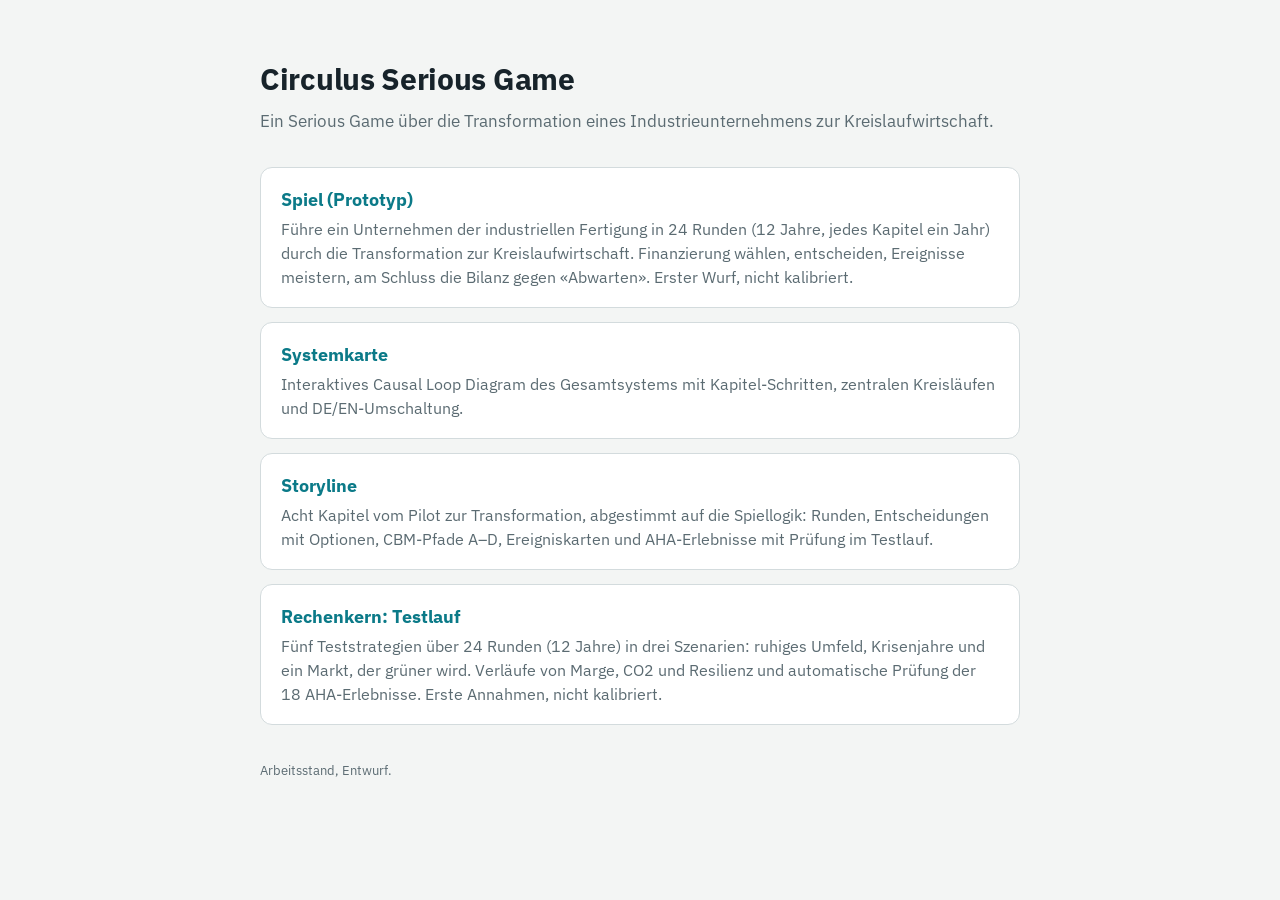
<file: index.html>
<!doctype html>
<html lang="de">
<meta charset="utf-8">
<meta name="viewport" content="width=device-width, initial-scale=1">
<title>Circulus Serious Game</title>
<link rel="stylesheet" href="https://fonts.googleapis.com/css2?family=IBM+Plex+Sans:wght@400;600&display=swap">
<style>
:root { --bg: #F3F5F4; --surface: #FFFFFF; --fg: #17232A; --muted: #5B6B72; --line: #D3DBDD; --accent: #0B7A88; }
@media (prefers-color-scheme: dark) { :root { --bg: #111719; --surface: #1A2327; --fg: #E5ECEE; --muted: #95A5AC; --line: #2C393E; --accent: #3CC3D3; color-scheme: dark; } }
body { margin: 0; background: var(--bg); color: var(--fg); font-family: "IBM Plex Sans", "Helvetica Neue", Arial, sans-serif; line-height: 1.5; }
main { max-width: 760px; margin: 0 auto; padding: 56px max(16px, env(safe-area-inset-right, 0px)) 56px max(16px, env(safe-area-inset-left, 0px)); }
h1 { font-size: 30px; margin: 0 0 8px; letter-spacing: -.01em; }
p.lead { color: var(--muted); margin: 0 0 32px; font-size: 17px; }
.cards { display: grid; gap: 14px; }
a.card { display: block; background: var(--surface); border: 1px solid var(--line); border-radius: 12px; padding: 18px 20px; color: inherit; text-decoration: none; }
a.card:hover, a.card:focus-visible { border-color: var(--accent); outline: none; }
a.card b { display: block; font-size: 18px; color: var(--accent); margin-bottom: 4px; }
a.card span { color: var(--muted); }
footer { margin-top: 36px; font-size: 13px; color: var(--muted); }
</style>
<main>
  <h1>Circulus Serious Game</h1>
  <p class="lead">Ein Serious Game über die Transformation eines Industrieunternehmens zur Kreislaufwirtschaft.</p>
  <div class="cards">
    <a class="card" href="spiel/"><b>Spiel (Prototyp)</b><span>Führe ein Unternehmen der industriellen Fertigung in 24 Runden (12 Jahre, jedes Kapitel ein Jahr) durch die Transformation zur Kreislaufwirtschaft. Finanzierung wählen, entscheiden, Ereignisse meistern, am Schluss die Bilanz gegen «Abwarten». Erster Wurf, nicht kalibriert.</span></a>
    <a class="card" href="systemkarte.html"><b>Systemkarte</b><span>Interaktives Causal Loop Diagram des Gesamtsystems mit Kapitel-Schritten, zentralen Kreisläufen und DE/EN-Umschaltung.</span></a>
    <a class="card" href="storyline.html"><b>Storyline</b><span>Acht Kapitel vom Pilot zur Transformation, abgestimmt auf die Spiellogik: Runden, Entscheidungen mit Optionen, CBM-Pfade A–D, Ereigniskarten und AHA-Erlebnisse mit Prüfung im Testlauf.</span></a>
    <a class="card" href="testlauf.html"><b>Rechenkern: Testlauf</b><span>Fünf Teststrategien über 24 Runden (12 Jahre) in drei Szenarien: ruhiges Umfeld, Krisenjahre und ein Markt, der grüner wird. Verläufe von Marge, CO2 und Resilienz und automatische Prüfung der 18 AHA-Erlebnisse. Erste Annahmen, nicht kalibriert.</span></a>
  </div>
  <footer>Arbeitsstand, Entwurf.</footer>
</main>
</html>
</file>
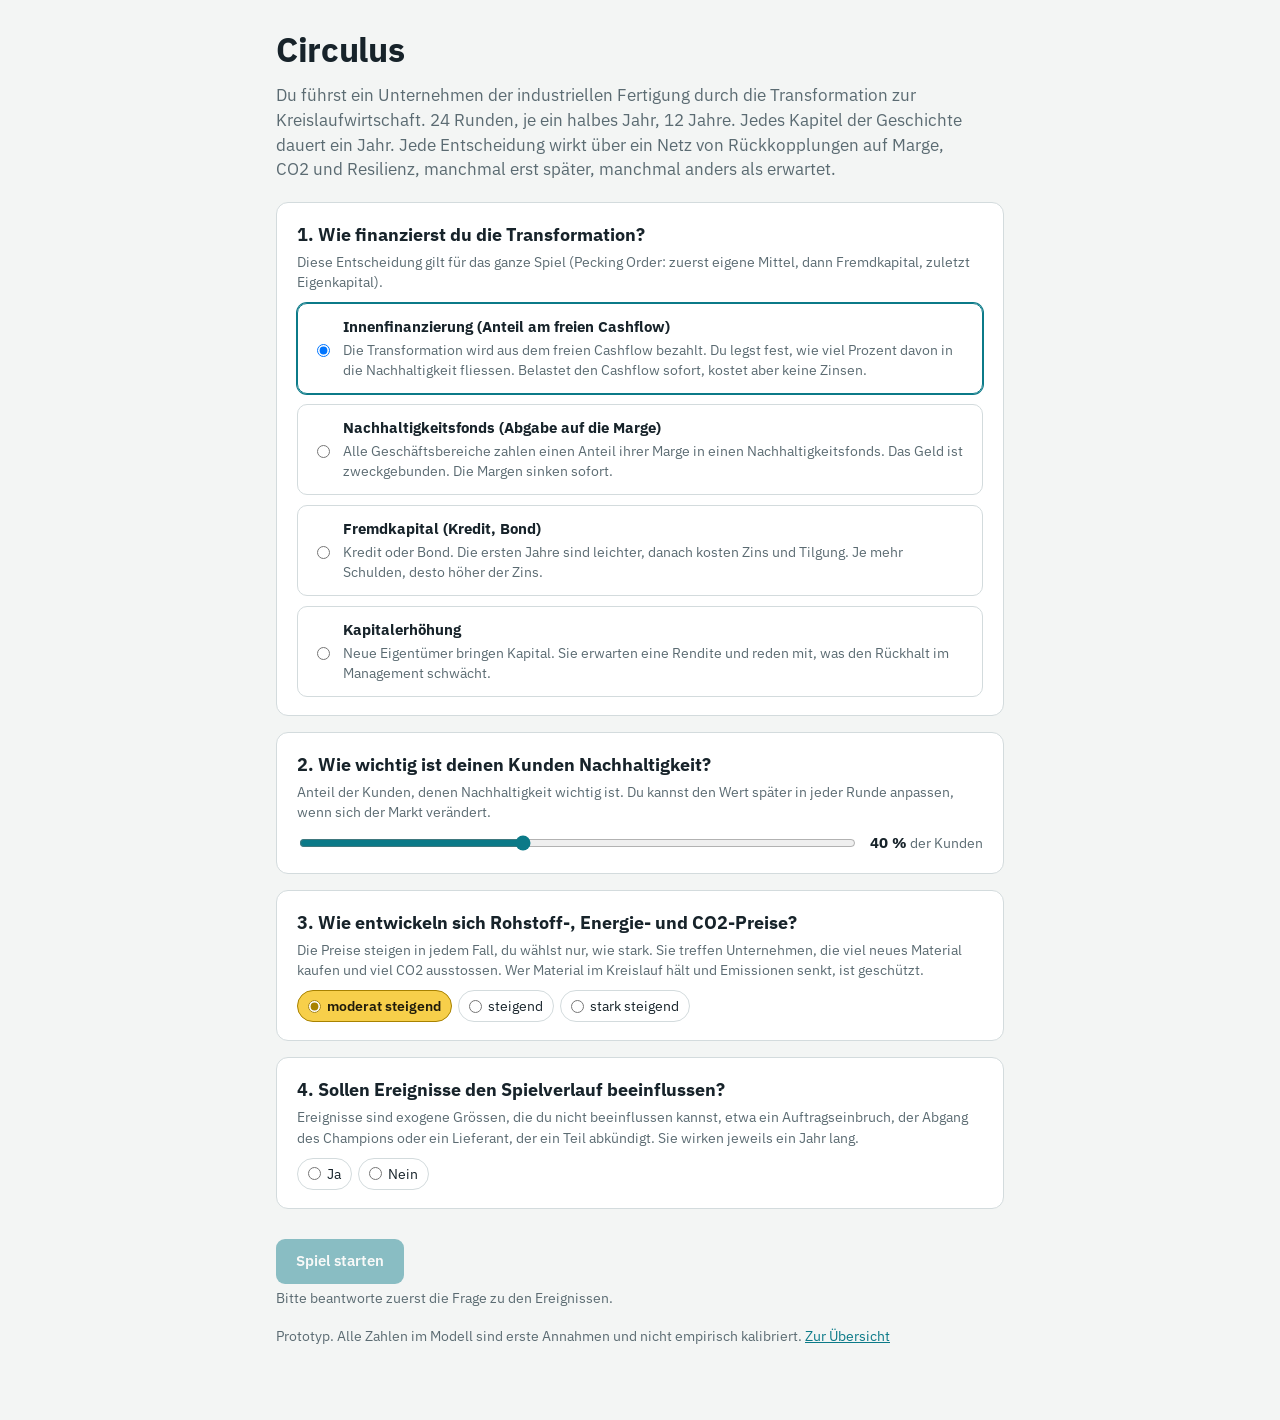
<file: spiel/index.html>
<!doctype html>
<html lang="de">
  <head>
    <meta charset="utf-8" />
    <meta name="viewport" content="width=device-width, initial-scale=1" />
    <title>Circulus Spiel</title>
    <link rel="preconnect" href="https://fonts.googleapis.com" />
    <link rel="preconnect" href="https://fonts.gstatic.com" crossorigin />
    <link rel="stylesheet" href="https://fonts.googleapis.com/css2?family=IBM+Plex+Sans:wght@400;500;600&display=swap" />
    <script type="module" crossorigin src="./assets/index-Tv8-MFVF.js"></script>
    <link rel="stylesheet" crossorigin href="./assets/index-CLP6HlyB.css">
  </head>
  <body>
    <div id="root"></div>
  </body>
</html>
</file>
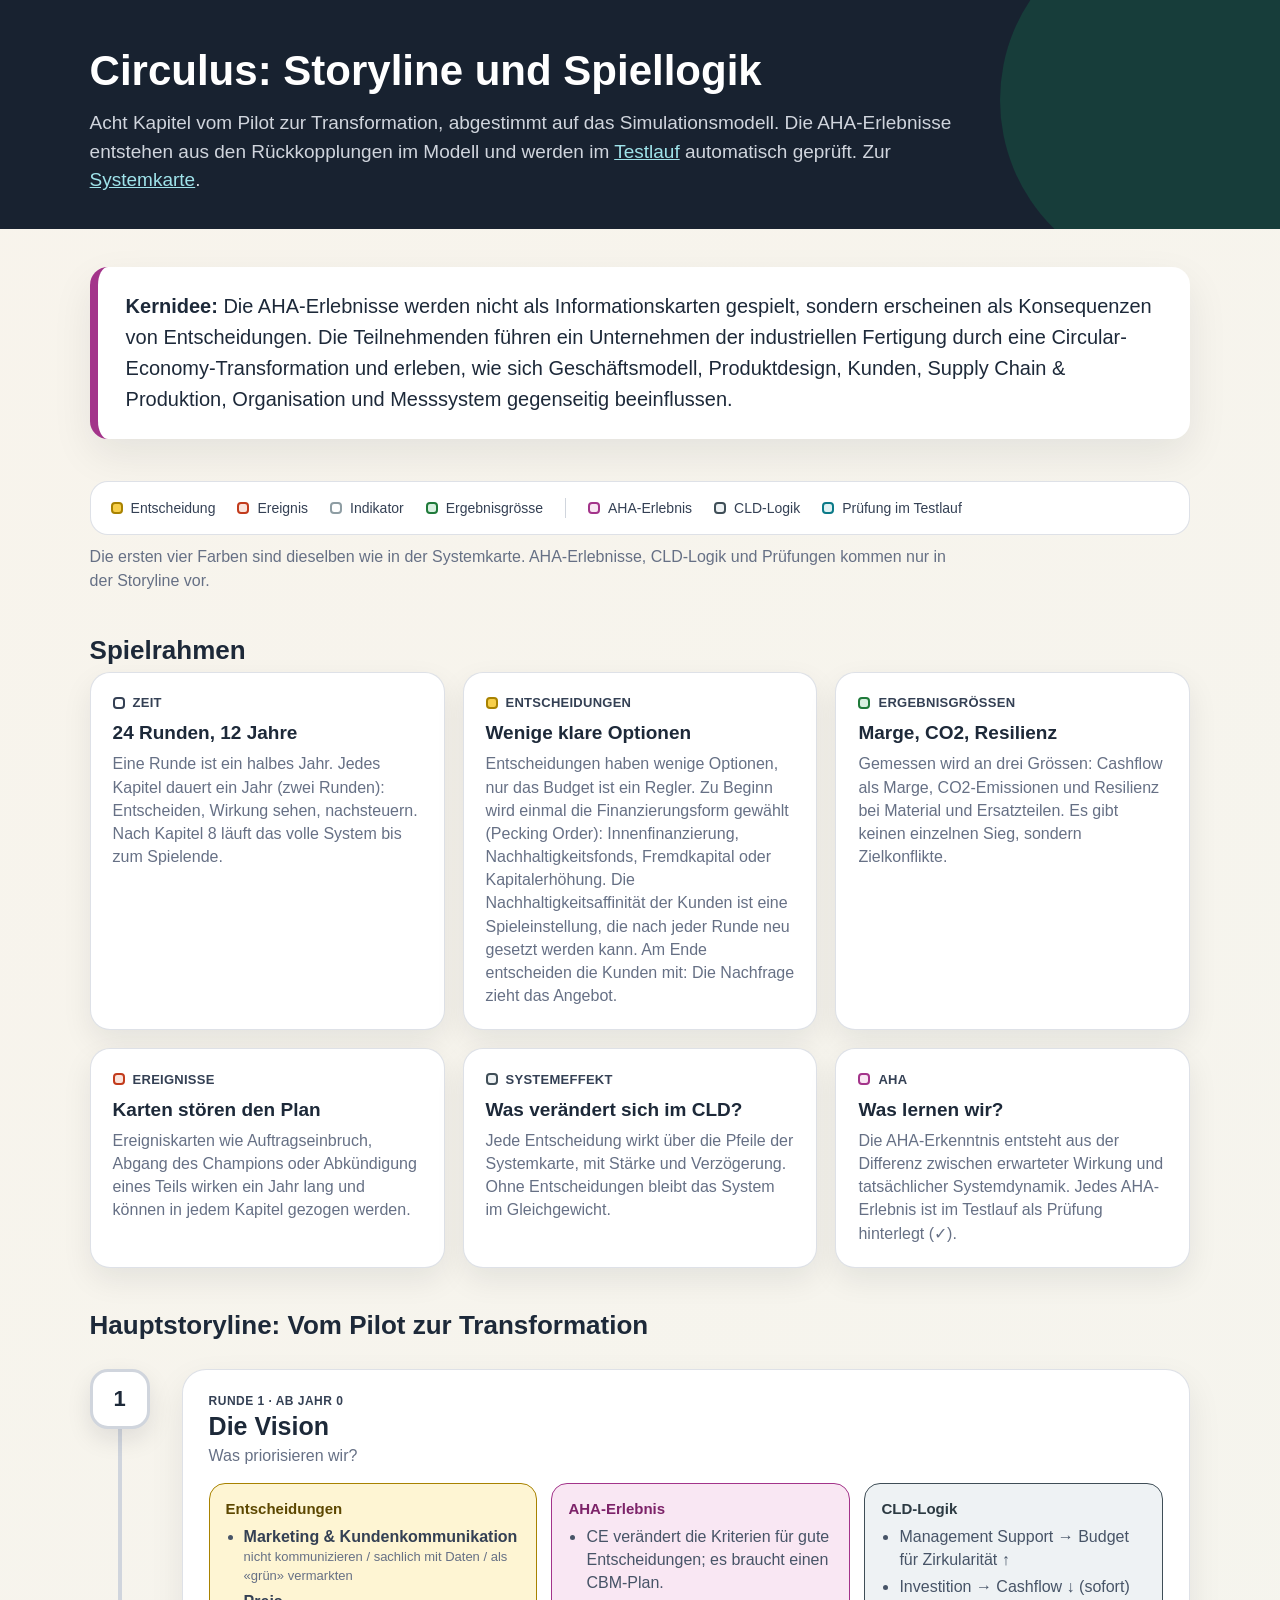
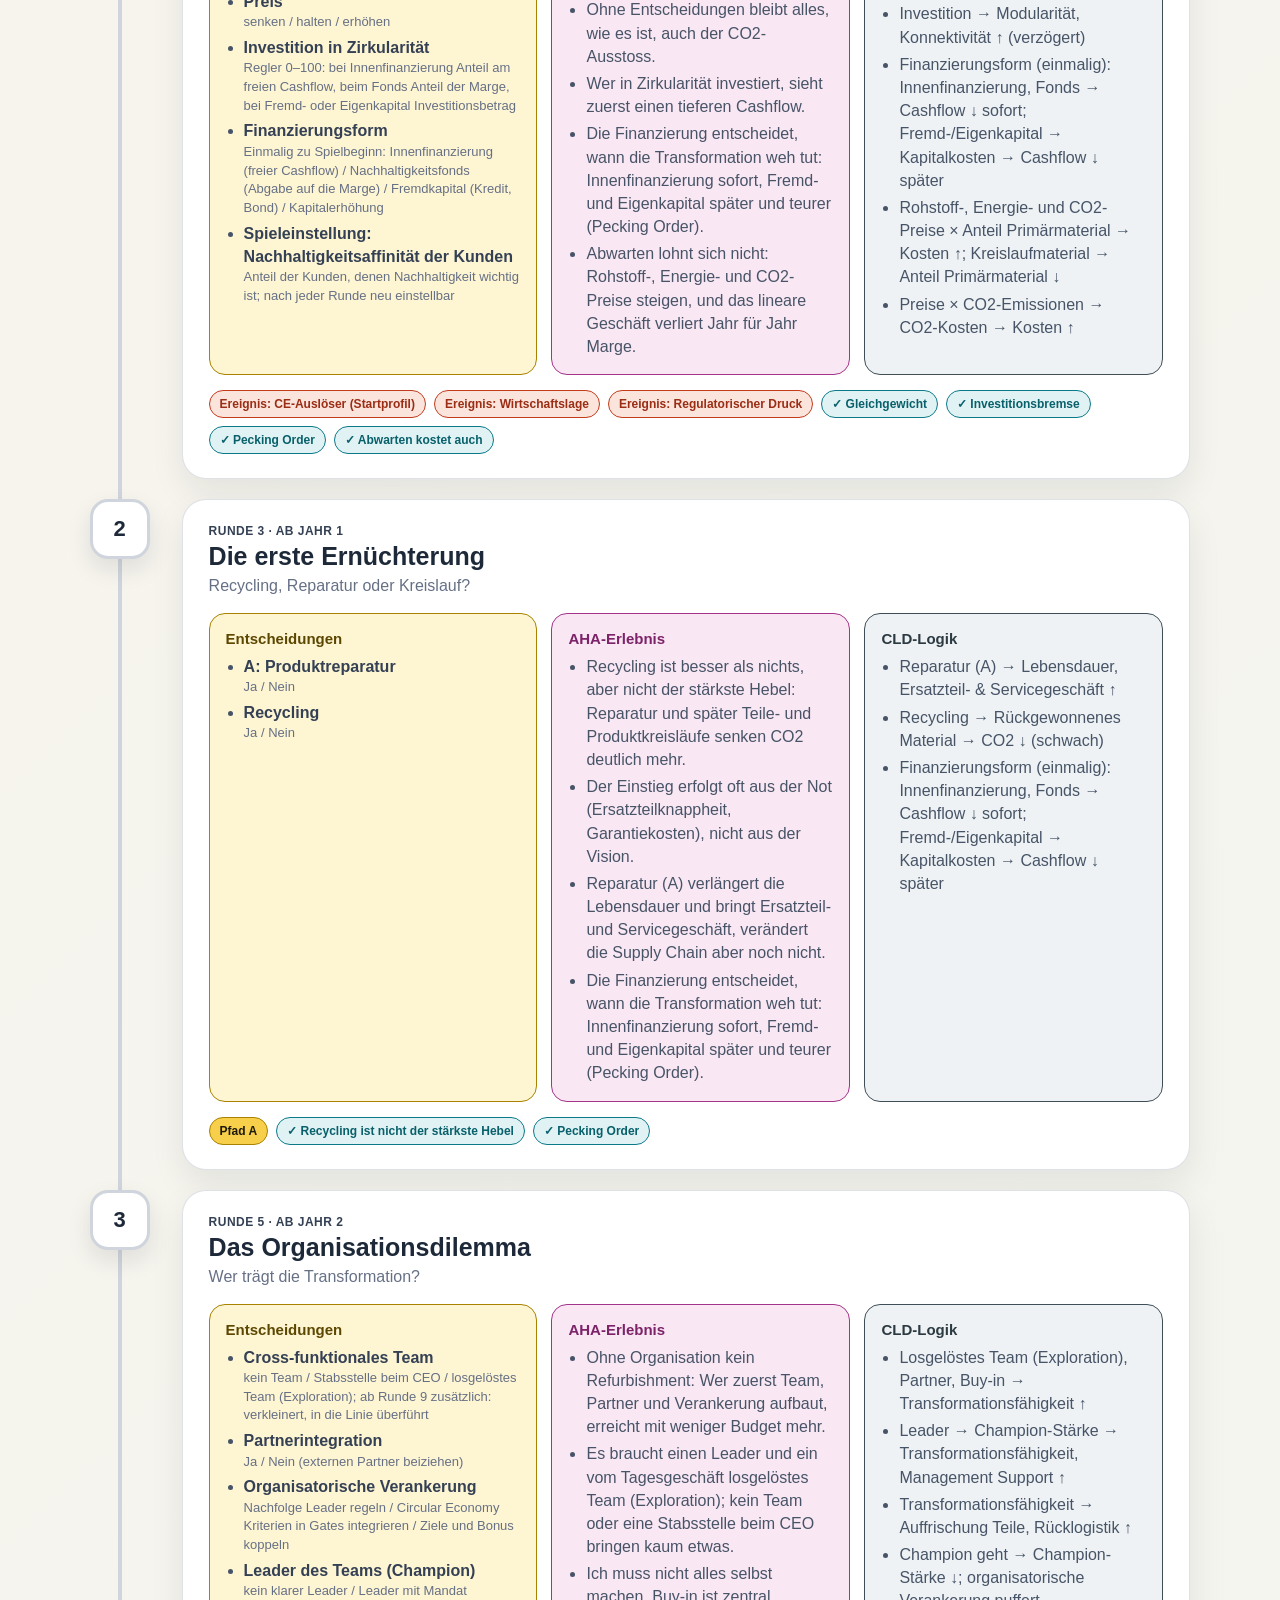
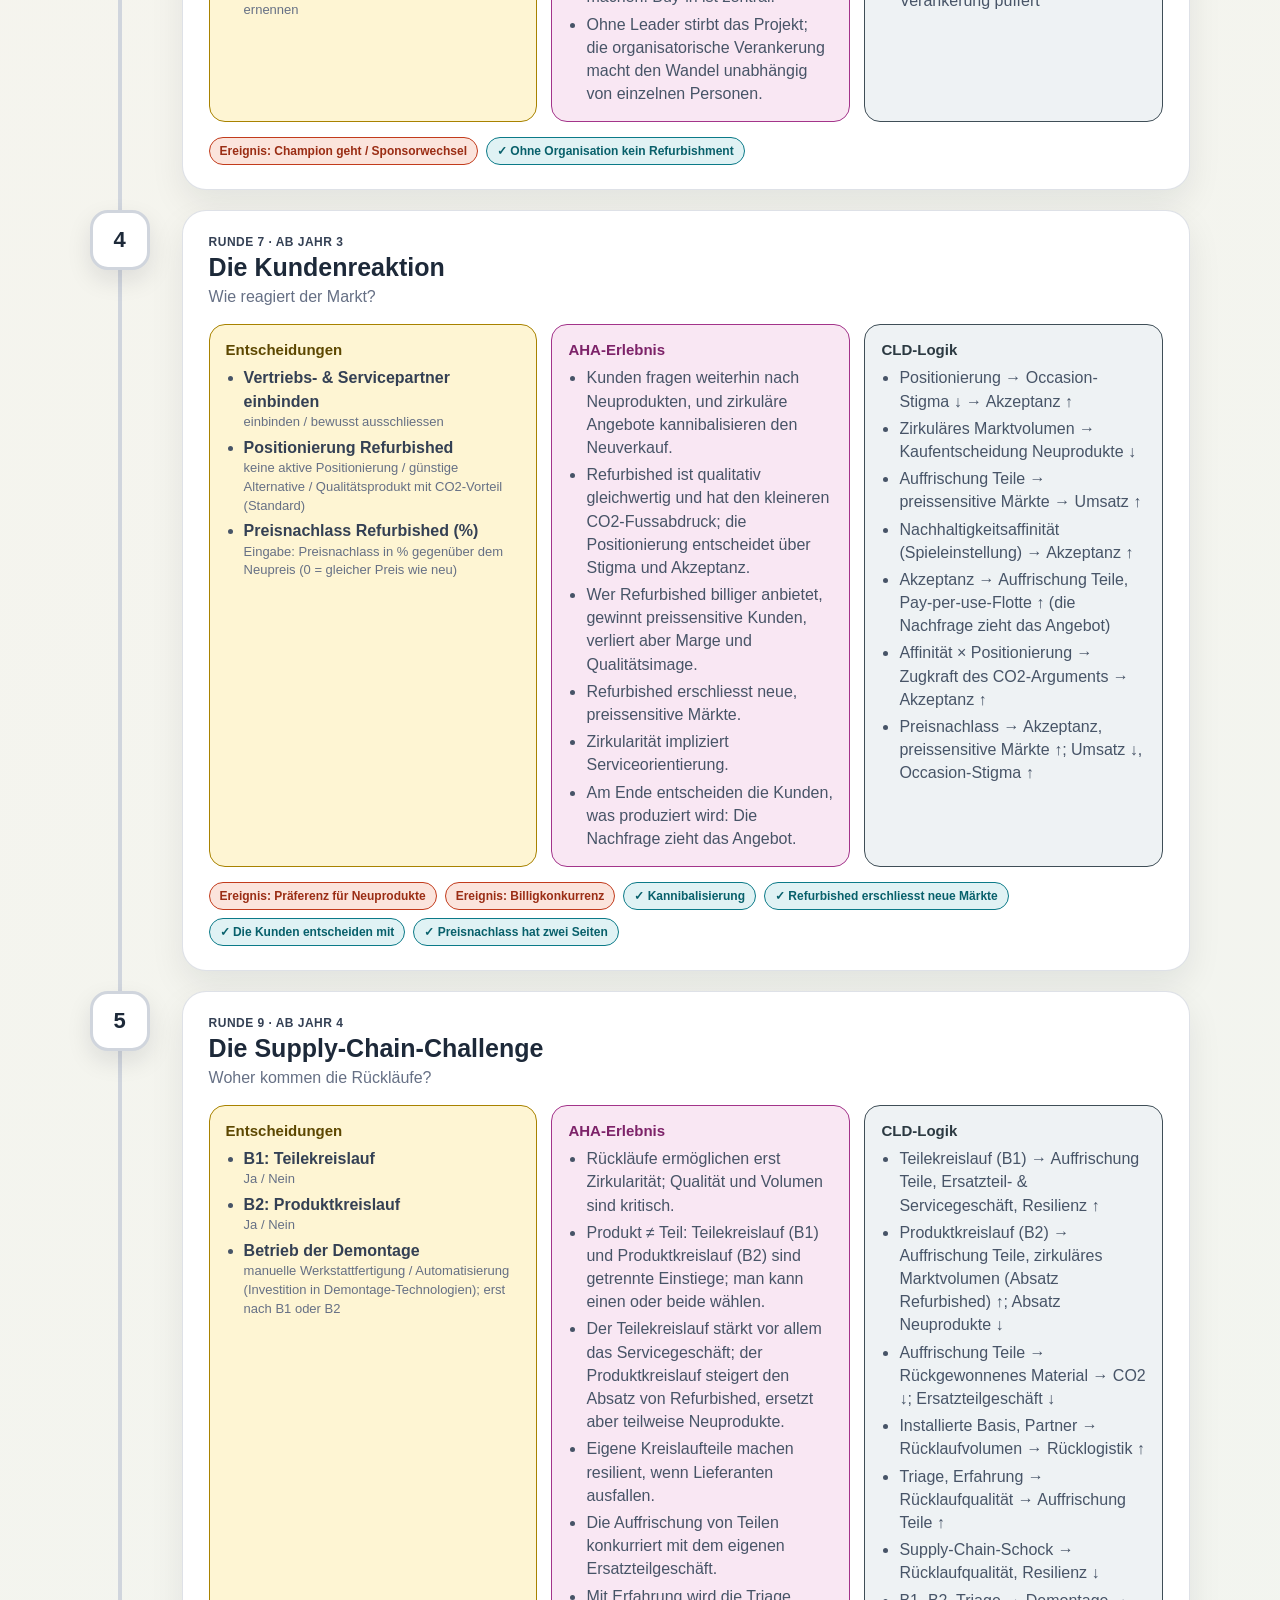
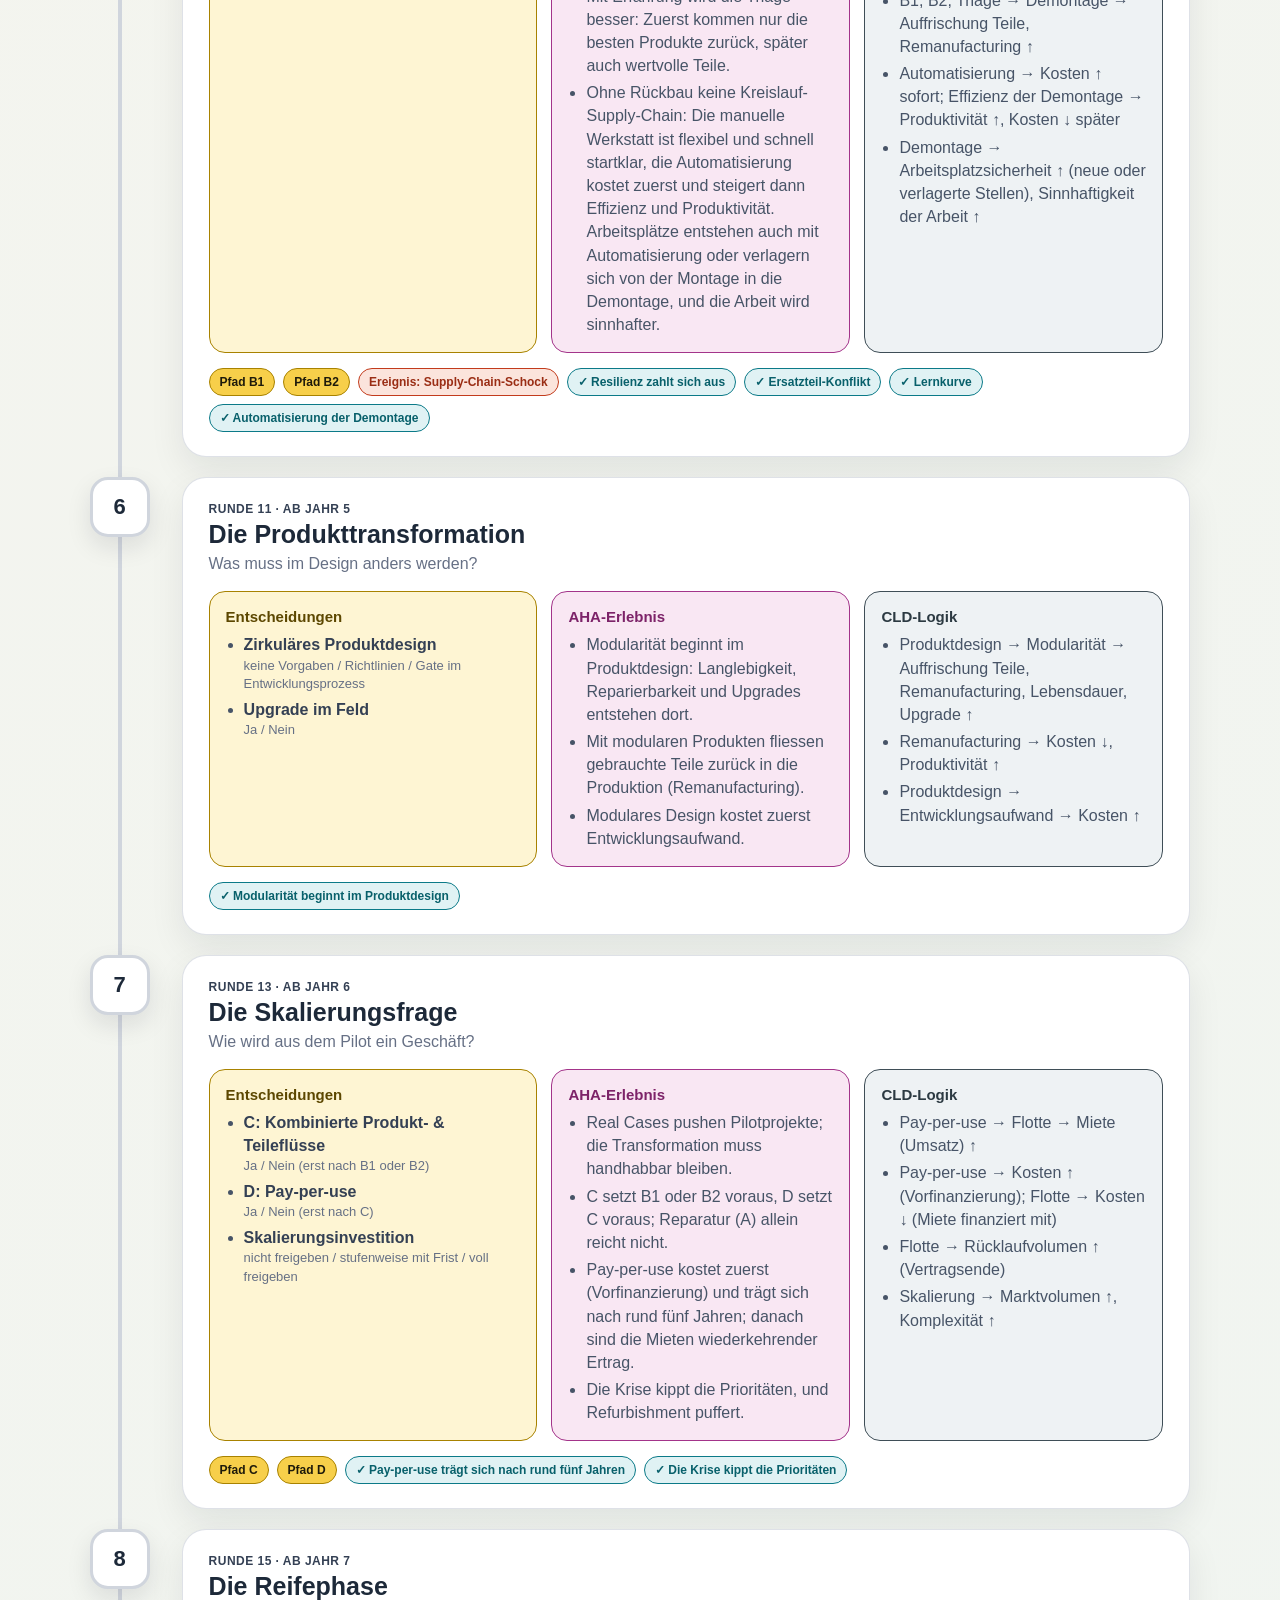
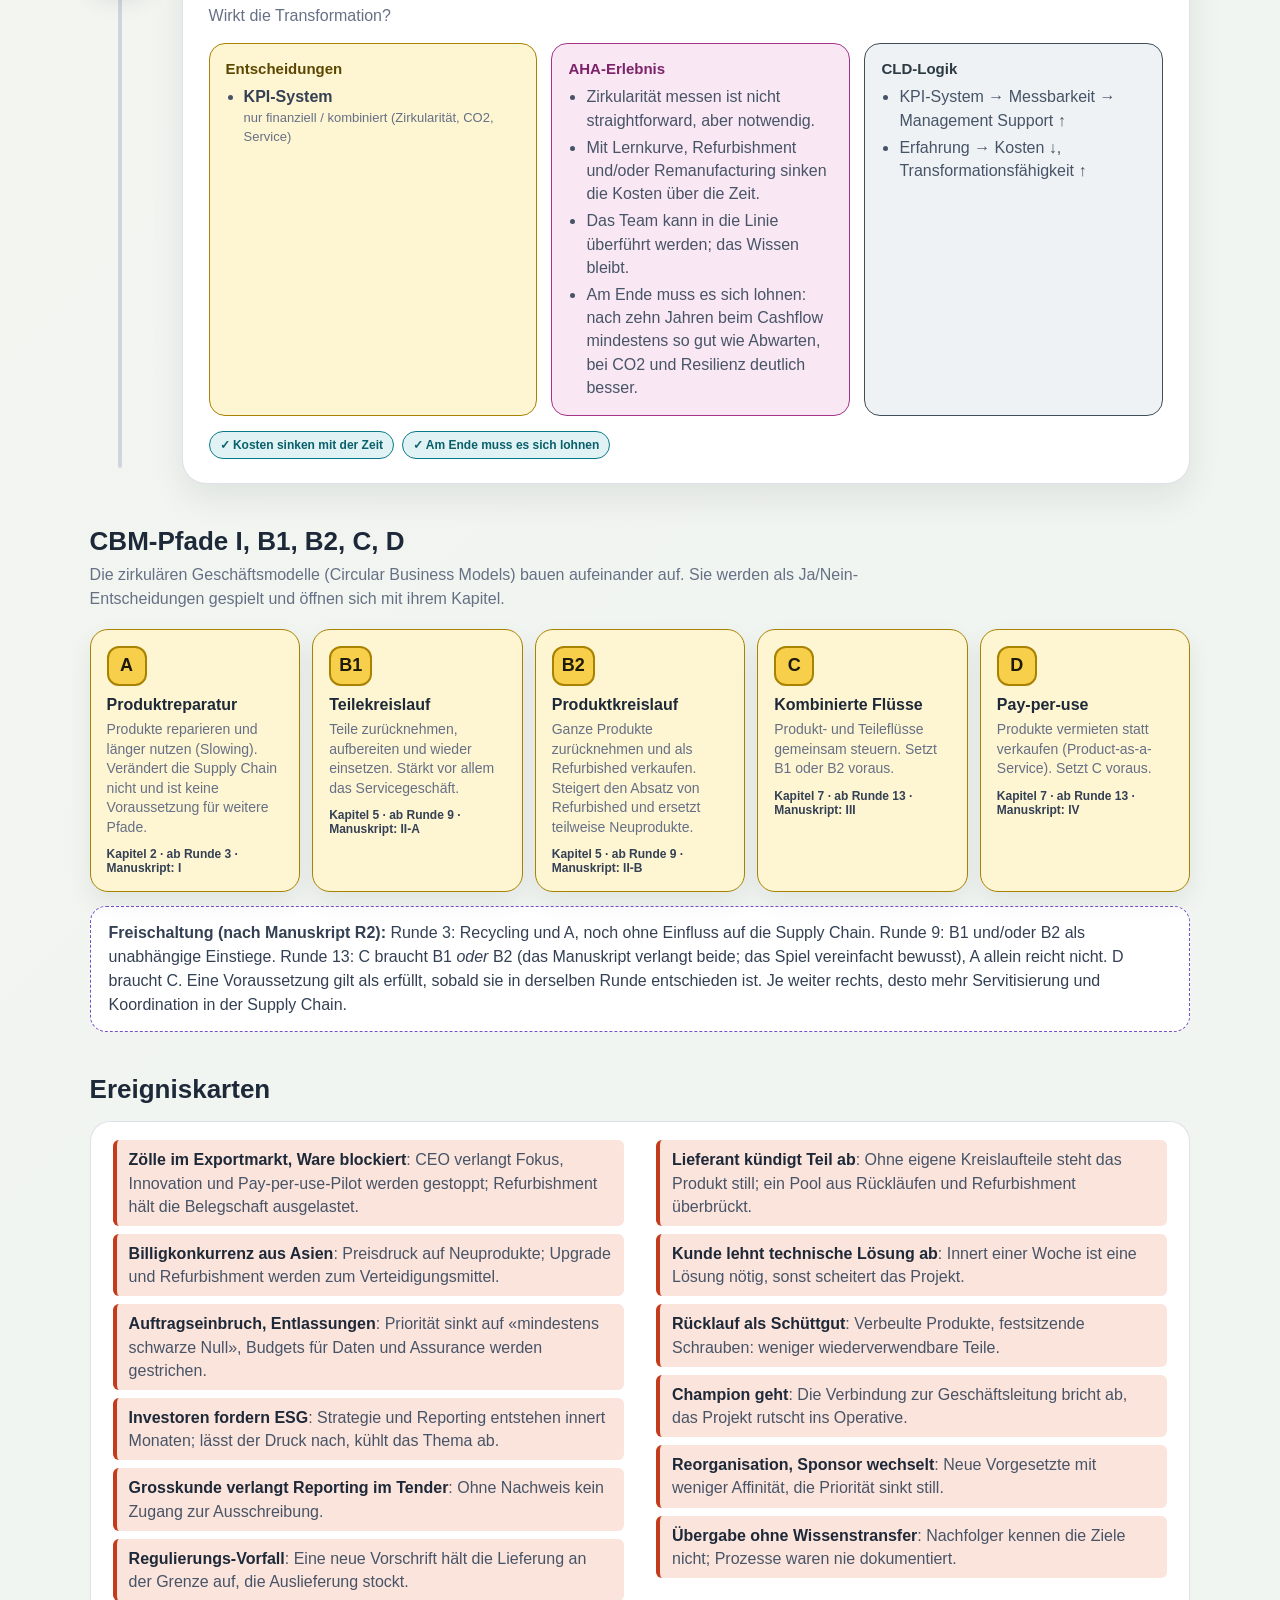
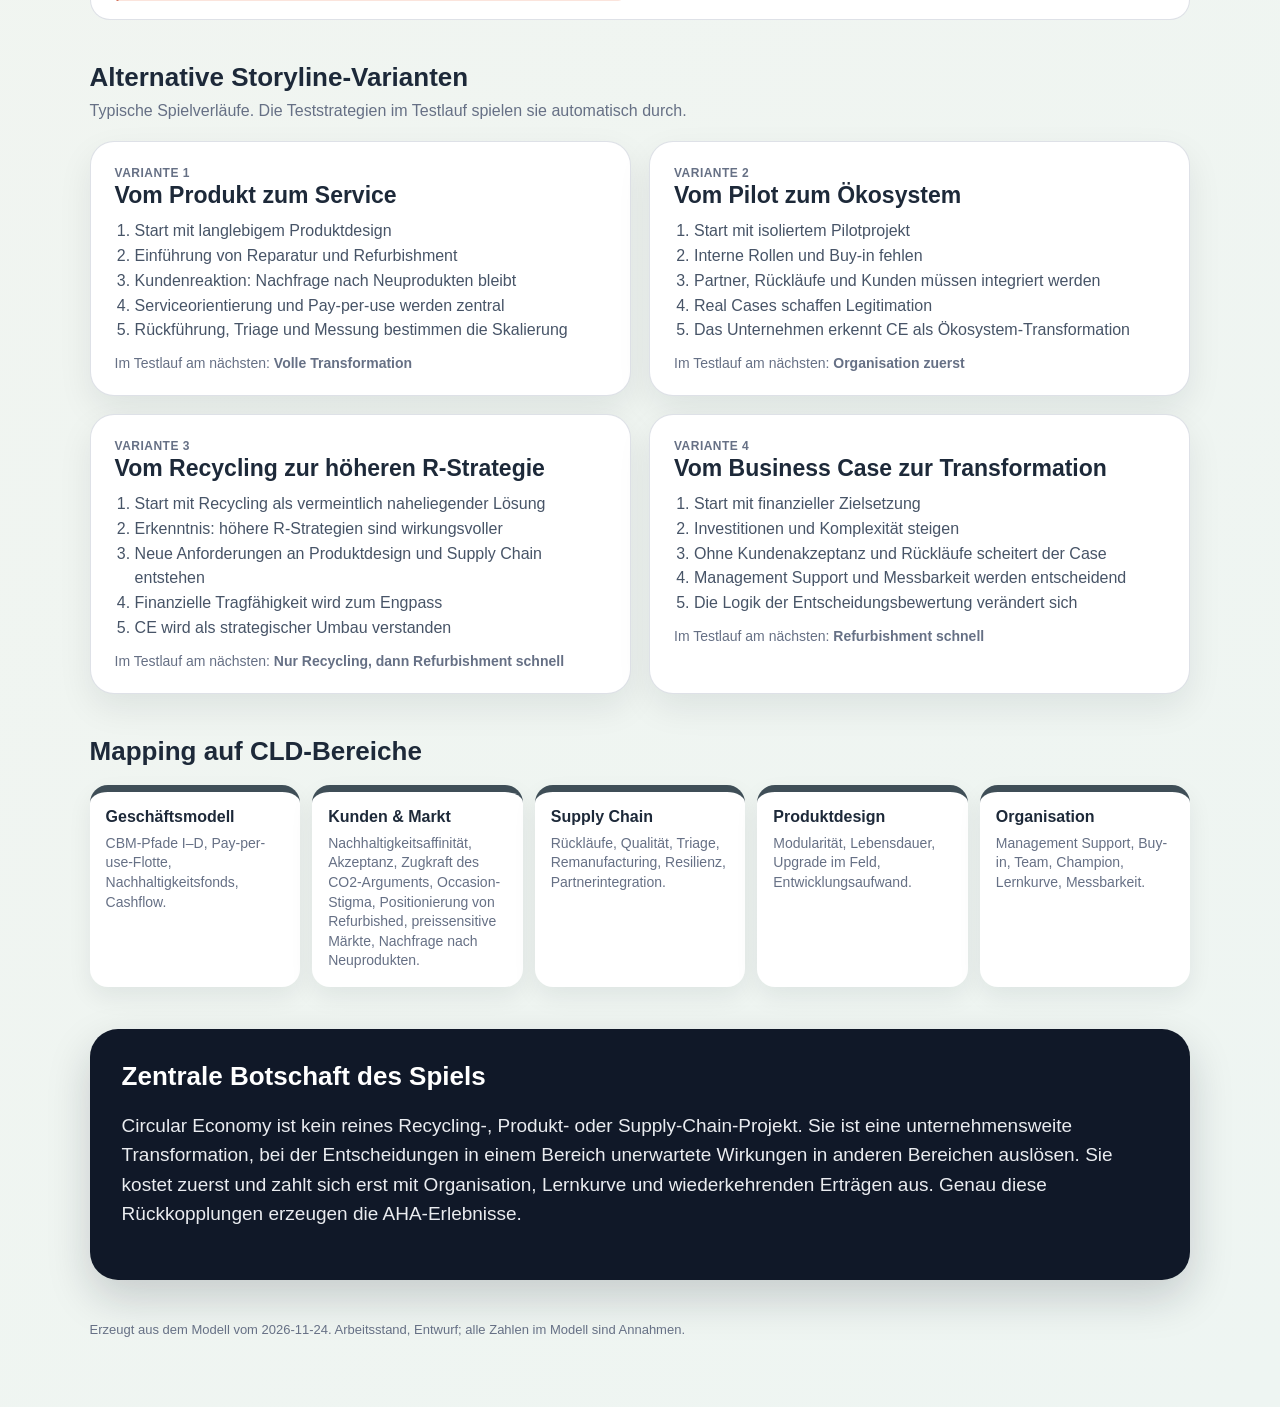
<file: storyline.html>
<!DOCTYPE html>
<html lang="de">
<head>
<meta charset="UTF-8" />
<meta name="viewport" content="width=device-width, initial-scale=1.0" />
<title>Circulus Storyline</title>
<style>
  :root{--bg:#f6f3ee;--ink:#1d2939;--muted:#667085;--line:#d0d5dd;--card:#ffffff;
    /* Farben der Systemkarte */
    --dec:#F7CF4A;--dec-bg:#FEF5D3;--dec-edge:#A88200;--dec-ink:#5c4700;
    --ev-bg:#FBE4DC;--ev-edge:#C23B1C;--ev-ink:#9a2d14;
    --ind-bg:#FFFFFF;--ind-edge:#8E9DA3;--ind-ink:#3F4E57;
    --res-bg:#D8F0E0;--res-edge:#1F7A3A;--res-ink:#17602d;
    /* Elemente, die nicht in der Systemkarte vorkommen */
    --aha-bg:#F9E7F3;--aha-edge:#A3348A;--aha-ink:#7d2369;
    --cld-bg:#EEF2F4;--cld-edge:#3F4E57;--cld-ink:#2c3a42;
    --chk-bg:#E0F2F4;--chk-edge:#0B7A88;--chk-ink:#08606b;
    --time:#344054}
  *{box-sizing:border-box}
  body{margin:0;font-family:Inter,Arial,sans-serif;background:linear-gradient(135deg,#f8f4ec 0%,#eef5f2 100%);color:var(--ink)}
  header{padding:48px 7vw 34px;background:#182230;color:white;position:relative;overflow:hidden}
  header:after{content:"";position:absolute;right:-80px;top:-80px;width:360px;height:360px;border-radius:50%;background:rgba(18,183,106,.18)}
  header a{color:#9fe3ea}
  h1{font-size:42px;line-height:1.08;margin:0 0 16px;max-width:1050px}
  .subtitle{font-size:19px;line-height:1.5;color:#d0d5dd;max-width:900px;position:relative;z-index:1}
  main{padding:38px 7vw 70px}
  .section{margin:0 auto 42px;max-width:1260px}
  .section>h2{font-size:26px;margin:0 0 6px}
  .section>p.intro{color:var(--muted);margin:0 0 18px;line-height:1.5;max-width:860px}
  .lead{font-size:20px;line-height:1.55;background:white;border-left:8px solid var(--aha-edge);padding:24px 28px;border-radius:18px;box-shadow:0 16px 40px rgba(16,24,40,.08)}
  .grid{display:grid;grid-template-columns:repeat(3,1fr);gap:18px}
  .concept{background:var(--card);border-radius:20px;padding:22px;box-shadow:0 12px 30px rgba(16,24,40,.08);border:1px solid rgba(208,213,221,.7)}
  .concept h3{margin:0 0 8px;font-size:19px}
  .concept p{margin:0;color:var(--muted);line-height:1.45}
  .badge{display:inline-flex;align-items:center;gap:8px;font-weight:700;font-size:13px;letter-spacing:.02em;text-transform:uppercase;margin-bottom:12px;color:#344054}
  .dot{width:12px;height:12px;border-radius:4px;border:2px solid var(--time);background:white}
  .dot.dec{background:var(--dec);border-color:var(--dec-edge)}.dot.ev{background:var(--ev-bg);border-color:var(--ev-edge)}
  .dot.ind{background:var(--ind-bg);border-color:var(--ind-edge)}.dot.res{background:var(--res-bg);border-color:var(--res-edge)}
  .dot.aha{background:var(--aha-bg);border-color:var(--aha-edge)}.dot.cld{background:var(--cld-bg);border-color:var(--cld-edge)}.dot.chk{background:var(--chk-bg);border-color:var(--chk-edge)}
  .farben{display:flex;flex-wrap:wrap;gap:10px 22px;background:white;border-radius:18px;padding:16px 20px;border:1px solid rgba(208,213,221,.7)}
  .farben span{display:inline-flex;align-items:center;gap:8px;font-size:14px;color:#344054}
  .farben .sep{width:1px;height:20px;background:var(--line);padding:0}
  .timeline{position:relative;margin-top:28px}
  .timeline:before{content:"";position:absolute;left:28px;top:16px;bottom:16px;width:4px;background:var(--line);border-radius:99px}
  .phase{display:grid;grid-template-columns:74px 1fr;gap:18px;margin:20px 0;position:relative}
  .num{width:60px;height:60px;border-radius:18px;background:white;border:3px solid var(--line);display:flex;align-items:center;justify-content:center;font-weight:800;font-size:22px;z-index:2;box-shadow:0 10px 24px rgba(16,24,40,.10)}
  .phase-card{background:white;border-radius:24px;padding:24px 26px;box-shadow:0 14px 34px rgba(16,24,40,.08);border:1px solid rgba(208,213,221,.7);min-width:0}
  .when{font-size:12px;font-weight:700;letter-spacing:.04em;text-transform:uppercase;color:var(--time);margin-bottom:4px}
  .phase-card h2{margin:0 0 6px;font-size:25px}
  .phase-card .question{margin:0 0 18px;color:var(--muted);font-size:16px}
  .cols{display:grid;grid-template-columns:1.1fr 1fr 1fr;gap:14px}
  .box{border-radius:16px;padding:16px;border:1px solid #eaecf0;background:#fcfcfd;min-height:128px}
  .box strong{display:block;margin-bottom:8px;font-size:15px;color:#344054}
  .box ul{margin:0;padding-left:18px;color:#475467;line-height:1.45}
  .box li+li{margin-top:4px}
  ul.dec b{color:#344054;font-weight:600}
  .box.dec{background:var(--dec-bg);border-color:var(--dec-edge)}
  .box.dec strong{color:var(--dec-ink)}.box.aha strong{color:var(--aha-ink)}.box.loop strong{color:var(--cld-ink)}
  .neu{display:flex;flex-wrap:wrap;align-items:center;gap:6px;margin-top:14px}
  .lbl{font-size:12px;font-weight:700;text-transform:uppercase;letter-spacing:.04em;color:var(--muted);margin-right:4px}
  .chip{font-size:12.5px;border-radius:6px;padding:4px 9px;border:1.5px solid}
  .chip.dec{background:var(--dec);border-color:var(--dec-edge);color:#1E1A0A}.chip.ev{background:var(--ev-bg);border-color:var(--ev-edge);color:var(--ev-ink)}
  .chip.ind{background:var(--ind-bg);border-color:var(--ind-edge);color:var(--ind-ink)}.chip.res{background:var(--res-bg);border-color:var(--res-edge);color:var(--res-ink);font-weight:700}
  .opt{display:block;font-size:13px;color:var(--muted)}
  .box.aha{background:var(--aha-bg);border-color:var(--aha-edge)}
  .box.loop{background:var(--cld-bg);border-color:var(--cld-edge)}
  .tagrow{display:flex;flex-wrap:wrap;gap:8px;margin-top:15px}
  .tag{font-size:12px;font-weight:700;border-radius:999px;padding:6px 10px;border:1.5px solid}
  .tag.cbm{background:var(--dec);border-color:var(--dec-edge);color:#1E1A0A}
  .tag.ev{background:var(--ev-bg);border-color:var(--ev-edge);color:var(--ev-ink)}
  .tag.check{background:var(--chk-bg);border-color:var(--chk-edge);color:var(--chk-ink)}
  .paths{display:grid;grid-template-columns:repeat(5,1fr);gap:12px;position:relative}
  .path{background:var(--dec-bg);border-radius:18px;padding:16px;border:1.5px solid var(--dec-edge);box-shadow:0 10px 24px rgba(16,24,40,.07)}
  .pid{display:inline-flex;min-width:40px;height:40px;padding:0 8px;border-radius:12px;background:var(--dec);border:2px solid var(--dec-edge);color:#1E1A0A;font-weight:800;font-size:18px;align-items:center;justify-content:center;margin-bottom:10px}
  .path h4{margin:0 0 6px}.path p{margin:0;color:var(--muted);line-height:1.4;font-size:14px}
  .pwhen{margin-top:10px;font-size:12px;font-weight:700;color:#344054}
  .flow{margin-top:14px;background:white;border-radius:16px;padding:14px 18px;border:1.5px dashed #7650C9;color:#344054;line-height:1.5}
  .variant-wrap{display:grid;grid-template-columns:repeat(2,1fr);gap:18px}
  .variant{background:white;border-radius:24px;padding:24px;border:1px solid rgba(208,213,221,.7);box-shadow:0 14px 34px rgba(16,24,40,.08)}
  .vnum{font-size:12px;font-weight:700;text-transform:uppercase;letter-spacing:.04em;color:var(--muted)}
  .variant h3{margin:2px 0 10px;font-size:23px}
  .variant ol{margin:0;padding-left:20px;color:#475467;line-height:1.55}
  .vtest{margin:12px 0 0;font-size:14px;color:var(--muted)}
  .cards{background:white;border-radius:20px;padding:18px 22px;border:1px solid rgba(208,213,221,.7);columns:2;column-gap:32px}
  .cards{list-style:none}
  .cards li{break-inside:avoid;margin:0 0 8px;color:#475467;line-height:1.45;padding:8px 12px;border-left:4px solid var(--ev-edge);background:var(--ev-bg);border-radius:6px}
  .cards b{color:var(--ink)}
  .cld-map{display:grid;grid-template-columns:repeat(5,1fr);gap:12px;margin-top:18px}
  .node{background:white;border-radius:18px;padding:16px;min-height:130px;border-top:7px solid var(--cld-edge);box-shadow:0 10px 24px rgba(16,24,40,.07)}
  .node h4{margin:0 0 8px}.node p{margin:0;color:var(--muted);line-height:1.4;font-size:14px}
  .ending{background:#101828;color:white;border-radius:28px;padding:32px;box-shadow:0 18px 44px rgba(16,24,40,.18)}
  .ending h2{margin-top:0}.ending p{font-size:19px;line-height:1.55;color:#eaecf0}
  footer{max-width:1260px;margin:0 auto;color:var(--muted);font-size:13px}
  @media(max-width:980px){.grid,.cols,.variant-wrap,.cld-map,.paths{grid-template-columns:1fr}.cards{columns:1}.phase{grid-template-columns:54px 1fr}.timeline:before{left:22px}.num{width:48px;height:48px;font-size:18px}h1{font-size:32px}}
</style>
</head>
<body>
<header>
  <h1>Circulus: Storyline und Spiellogik</h1>
  <div class="subtitle">Acht Kapitel vom Pilot zur Transformation, abgestimmt auf das Simulationsmodell. Die AHA-Erlebnisse entstehen aus den Rückkopplungen im Modell und werden im <a href="testlauf.html">Testlauf</a> automatisch geprüft. Zur <a href="systemkarte.html">Systemkarte</a>.</div>
</header>
<main>
  <section class="section">
    <div class="lead"><strong>Kernidee:</strong> Die AHA-Erlebnisse werden nicht als Informationskarten gespielt, sondern erscheinen als Konsequenzen von Entscheidungen. Die Teilnehmenden führen ein Unternehmen der industriellen Fertigung durch eine Circular-Economy-Transformation und erleben, wie sich Geschäftsmodell, Produktdesign, Kunden, Supply Chain &amp; Produktion, Organisation und Messsystem gegenseitig beeinflussen.</div>
  </section>

  <section class="section">
    <div class="farben">
      <span><i class="dot dec"></i>Entscheidung</span><span><i class="dot ev"></i>Ereignis</span><span><i class="dot ind"></i>Indikator</span><span><i class="dot res"></i>Ergebnisgrösse</span>
      <span class="sep"></span>
      <span><i class="dot aha"></i>AHA-Erlebnis</span><span><i class="dot cld"></i>CLD-Logik</span><span><i class="dot chk"></i>Prüfung im Testlauf</span>
    </div>
    <p class="intro" style="margin-top:10px">Die ersten vier Farben sind dieselben wie in der Systemkarte. AHA-Erlebnisse, CLD-Logik und Prüfungen kommen nur in der Storyline vor.</p>
  </section>

  <section class="section">
    <h2>Spielrahmen</h2>
    <div class="grid">
      <div class="concept"><div class="badge"><span class="dot"></span>Zeit</div><h3>24 Runden, 12 Jahre</h3><p>Eine Runde ist ein halbes Jahr. Jedes Kapitel dauert ein Jahr (zwei Runden): Entscheiden, Wirkung sehen, nachsteuern. Nach Kapitel 8 läuft das volle System bis zum Spielende.</p></div>
      <div class="concept"><div class="badge"><span class="dot dec"></span>Entscheidungen</div><h3>Wenige klare Optionen</h3><p>Entscheidungen haben wenige Optionen, nur das Budget ist ein Regler. Zu Beginn wird einmal die Finanzierungsform gewählt (Pecking Order): Innenfinanzierung, Nachhaltigkeitsfonds, Fremdkapital oder Kapitalerhöhung. Die Nachhaltigkeitsaffinität der Kunden ist eine Spieleinstellung, die nach jeder Runde neu gesetzt werden kann. Am Ende entscheiden die Kunden mit: Die Nachfrage zieht das Angebot.</p></div>
      <div class="concept"><div class="badge"><span class="dot res"></span>Ergebnisgrössen</div><h3>Marge, CO2, Resilienz</h3><p>Gemessen wird an drei Grössen: Cashflow als Marge, CO2-Emissionen und Resilienz bei Material und Ersatzteilen. Es gibt keinen einzelnen Sieg, sondern Zielkonflikte.</p></div>
      <div class="concept"><div class="badge"><span class="dot ev"></span>Ereignisse</div><h3>Karten stören den Plan</h3><p>Ereigniskarten wie Auftragseinbruch, Abgang des Champions oder Abkündigung eines Teils wirken ein Jahr lang und können in jedem Kapitel gezogen werden.</p></div>
      <div class="concept"><div class="badge"><span class="dot cld"></span>Systemeffekt</div><h3>Was verändert sich im CLD?</h3><p>Jede Entscheidung wirkt über die Pfeile der Systemkarte, mit Stärke und Verzögerung. Ohne Entscheidungen bleibt das System im Gleichgewicht.</p></div>
      <div class="concept"><div class="badge"><span class="dot aha"></span>AHA</div><h3>Was lernen wir?</h3><p>Die AHA-Erkenntnis entsteht aus der Differenz zwischen erwarteter Wirkung und tatsächlicher Systemdynamik. Jedes AHA-Erlebnis ist im Testlauf als Prüfung hinterlegt (✓).</p></div>
    </div>
  </section>

  <section class="section">
    <h2>Hauptstoryline: Vom Pilot zur Transformation</h2>
    <div class="timeline">
      <div class="phase"><div class="num">1</div><div class="phase-card">
        <div class="when">Runde 1 · ab Jahr 0</div>
        <h2>Die Vision</h2><p class="question">Was priorisieren wir?</p>
        <div class="cols">
          <div class="box dec"><strong>Entscheidungen</strong><ul class="dec"><li><b>Marketing &amp; Kundenkommunikation</b><span class='opt'>nicht kommunizieren / sachlich mit Daten / als «grün» vermarkten</span></li><li><b>Preis</b><span class='opt'>senken / halten / erhöhen</span></li><li><b>Investition in Zirkularität</b><span class='opt'>Regler 0–100: bei Innenfinanzierung Anteil am freien Cashflow, beim Fonds Anteil der Marge, bei Fremd- oder Eigenkapital Investitionsbetrag</span></li><li><b>Finanzierungsform</b><span class='opt'>Einmalig zu Spielbeginn: Innenfinanzierung (freier Cashflow) / Nachhaltigkeitsfonds (Abgabe auf die Marge) / Fremdkapital (Kredit, Bond) / Kapitalerhöhung</span></li><li><b>Spieleinstellung: Nachhaltigkeitsaffinität der Kunden</b><span class='opt'>Anteil der Kunden, denen Nachhaltigkeit wichtig ist; nach jeder Runde neu einstellbar</span></li></ul></div>
          <div class="box aha"><strong>AHA-Erlebnis</strong><ul><li>CE verändert die Kriterien für gute Entscheidungen; es braucht einen CBM-Plan.</li><li>Ohne Entscheidungen bleibt alles, wie es ist, auch der CO2-Ausstoss.</li><li>Wer in Zirkularität investiert, sieht zuerst einen tieferen Cashflow.</li><li>Die Finanzierung entscheidet, wann die Transformation weh tut: Innenfinanzierung sofort, Fremd- und Eigenkapital später und teurer (Pecking Order).</li><li>Abwarten lohnt sich nicht: Rohstoff-, Energie- und CO2-Preise steigen, und das lineare Geschäft verliert Jahr für Jahr Marge.</li></ul></div>
          <div class="box loop"><strong>CLD-Logik</strong><ul><li>Management Support → Budget für Zirkularität ↑</li><li>Investition → Cashflow ↓ (sofort)</li><li>Investition → Modularität, Konnektivität ↑ (verzögert)</li><li>Finanzierungsform (einmalig): Innenfinanzierung, Fonds → Cashflow ↓ sofort; Fremd-/Eigenkapital → Kapitalkosten → Cashflow ↓ später</li><li>Rohstoff-, Energie- und CO2-Preise × Anteil Primärmaterial → Kosten ↑; Kreislaufmaterial → Anteil Primärmaterial ↓</li><li>Preise × CO2-Emissionen → CO2-Kosten → Kosten ↑</li></ul></div>
        </div>
        <div class="tagrow"><span class='tag ev'>Ereignis: CE-Auslöser (Startprofil)</span><span class='tag ev'>Ereignis: Wirtschaftslage</span><span class='tag ev'>Ereignis: Regulatorischer Druck</span><span class='tag check'>✓ Gleichgewicht</span><span class='tag check'>✓ Investitionsbremse</span><span class='tag check'>✓ Pecking Order</span><span class='tag check'>✓ Abwarten kostet auch</span></div>
      </div></div>
      <div class="phase"><div class="num">2</div><div class="phase-card">
        <div class="when">Runde 3 · ab Jahr 1</div>
        <h2>Die erste Ernüchterung</h2><p class="question">Recycling, Reparatur oder Kreislauf?</p>
        <div class="cols">
          <div class="box dec"><strong>Entscheidungen</strong><ul class="dec"><li><b>A: Produktreparatur</b><span class='opt'>Ja / Nein</span></li><li><b>Recycling</b><span class='opt'>Ja / Nein</span></li></ul></div>
          <div class="box aha"><strong>AHA-Erlebnis</strong><ul><li>Recycling ist besser als nichts, aber nicht der stärkste Hebel: Reparatur und später Teile- und Produktkreisläufe senken CO2 deutlich mehr.</li><li>Der Einstieg erfolgt oft aus der Not (Ersatzteilknappheit, Garantiekosten), nicht aus der Vision.</li><li>Reparatur (A) verlängert die Lebensdauer und bringt Ersatzteil- und Servicegeschäft, verändert die Supply Chain aber noch nicht.</li><li>Die Finanzierung entscheidet, wann die Transformation weh tut: Innenfinanzierung sofort, Fremd- und Eigenkapital später und teurer (Pecking Order).</li></ul></div>
          <div class="box loop"><strong>CLD-Logik</strong><ul><li>Reparatur (A) → Lebensdauer, Ersatzteil- &amp; Servicegeschäft ↑</li><li>Recycling → Rückgewonnenes Material → CO2 ↓ (schwach)</li><li>Finanzierungsform (einmalig): Innenfinanzierung, Fonds → Cashflow ↓ sofort; Fremd-/Eigenkapital → Kapitalkosten → Cashflow ↓ später</li></ul></div>
        </div>
        <div class="tagrow"><span class='tag cbm'>Pfad A</span><span class='tag check'>✓ Recycling ist nicht der stärkste Hebel</span><span class='tag check'>✓ Pecking Order</span></div>
      </div></div>
      <div class="phase"><div class="num">3</div><div class="phase-card">
        <div class="when">Runde 5 · ab Jahr 2</div>
        <h2>Das Organisationsdilemma</h2><p class="question">Wer trägt die Transformation?</p>
        <div class="cols">
          <div class="box dec"><strong>Entscheidungen</strong><ul class="dec"><li><b>Cross-funktionales Team</b><span class='opt'>kein Team / Stabsstelle beim CEO / losgelöstes Team (Exploration); ab Runde 9 zusätzlich: verkleinert, in die Linie überführt</span></li><li><b>Partnerintegration</b><span class='opt'>Ja / Nein (externen Partner beiziehen)</span></li><li><b>Organisatorische Verankerung</b><span class='opt'>Nachfolge Leader regeln / Circular Economy Kriterien in Gates integrieren / Ziele und Bonus koppeln</span></li><li><b>Leader des Teams (Champion)</b><span class='opt'>kein klarer Leader / Leader mit Mandat ernennen</span></li></ul></div>
          <div class="box aha"><strong>AHA-Erlebnis</strong><ul><li>Ohne Organisation kein Refurbishment: Wer zuerst Team, Partner und Verankerung aufbaut, erreicht mit weniger Budget mehr.</li><li>Es braucht einen Leader und ein vom Tagesgeschäft losgelöstes Team (Exploration); kein Team oder eine Stabsstelle beim CEO bringen kaum etwas.</li><li>Ich muss nicht alles selbst machen. Buy-in ist zentral.</li><li>Ohne Leader stirbt das Projekt; die organisatorische Verankerung macht den Wandel unabhängig von einzelnen Personen.</li></ul></div>
          <div class="box loop"><strong>CLD-Logik</strong><ul><li>Losgelöstes Team (Exploration), Partner, Buy-in → Transformationsfähigkeit ↑</li><li>Leader → Champion-Stärke → Transformationsfähigkeit, Management Support ↑</li><li>Transformationsfähigkeit → Auffrischung Teile, Rücklogistik ↑</li><li>Champion geht → Champion-Stärke ↓; organisatorische Verankerung puffert</li></ul></div>
        </div>
        <div class="tagrow"><span class='tag ev'>Ereignis: Champion geht / Sponsorwechsel</span><span class='tag check'>✓ Ohne Organisation kein Refurbishment</span></div>
      </div></div>
      <div class="phase"><div class="num">4</div><div class="phase-card">
        <div class="when">Runde 7 · ab Jahr 3</div>
        <h2>Die Kundenreaktion</h2><p class="question">Wie reagiert der Markt?</p>
        <div class="cols">
          <div class="box dec"><strong>Entscheidungen</strong><ul class="dec"><li><b>Vertriebs- &amp; Servicepartner einbinden</b><span class='opt'>einbinden / bewusst ausschliessen</span></li><li><b>Positionierung Refurbished</b><span class='opt'>keine aktive Positionierung / günstige Alternative / Qualitätsprodukt mit CO2-Vorteil (Standard)</span></li><li><b>Preisnachlass Refurbished (%)</b><span class='opt'>Eingabe: Preisnachlass in % gegenüber dem Neupreis (0 = gleicher Preis wie neu)</span></li></ul></div>
          <div class="box aha"><strong>AHA-Erlebnis</strong><ul><li>Kunden fragen weiterhin nach Neuprodukten, und zirkuläre Angebote kannibalisieren den Neuverkauf.</li><li>Refurbished ist qualitativ gleichwertig und hat den kleineren CO2-Fussabdruck; die Positionierung entscheidet über Stigma und Akzeptanz.</li><li>Wer Refurbished billiger anbietet, gewinnt preissensitive Kunden, verliert aber Marge und Qualitätsimage.</li><li>Refurbished erschliesst neue, preissensitive Märkte.</li><li>Zirkularität impliziert Serviceorientierung.</li><li>Am Ende entscheiden die Kunden, was produziert wird: Die Nachfrage zieht das Angebot.</li></ul></div>
          <div class="box loop"><strong>CLD-Logik</strong><ul><li>Positionierung → Occasion-Stigma ↓ → Akzeptanz ↑</li><li>Zirkuläres Marktvolumen → Kaufentscheidung Neuprodukte ↓</li><li>Auffrischung Teile → preissensitive Märkte → Umsatz ↑</li><li>Nachhaltigkeitsaffinität (Spieleinstellung) → Akzeptanz ↑</li><li>Akzeptanz → Auffrischung Teile, Pay-per-use-Flotte ↑ (die Nachfrage zieht das Angebot)</li><li>Affinität × Positionierung → Zugkraft des CO2-Arguments → Akzeptanz ↑</li><li>Preisnachlass → Akzeptanz, preissensitive Märkte ↑; Umsatz ↓, Occasion-Stigma ↑</li></ul></div>
        </div>
        <div class="tagrow"><span class='tag ev'>Ereignis: Präferenz für Neuprodukte</span><span class='tag ev'>Ereignis: Billigkonkurrenz</span><span class='tag check'>✓ Kannibalisierung</span><span class='tag check'>✓ Refurbished erschliesst neue Märkte</span><span class='tag check'>✓ Die Kunden entscheiden mit</span><span class='tag check'>✓ Preisnachlass hat zwei Seiten</span></div>
      </div></div>
      <div class="phase"><div class="num">5</div><div class="phase-card">
        <div class="when">Runde 9 · ab Jahr 4</div>
        <h2>Die Supply-Chain-Challenge</h2><p class="question">Woher kommen die Rückläufe?</p>
        <div class="cols">
          <div class="box dec"><strong>Entscheidungen</strong><ul class="dec"><li><b>B1: Teilekreislauf</b><span class='opt'>Ja / Nein</span></li><li><b>B2: Produktkreislauf</b><span class='opt'>Ja / Nein</span></li><li><b>Betrieb der Demontage</b><span class='opt'>manuelle Werkstattfertigung / Automatisierung (Investition in Demontage-Technologien); erst nach B1 oder B2</span></li></ul></div>
          <div class="box aha"><strong>AHA-Erlebnis</strong><ul><li>Rückläufe ermöglichen erst Zirkularität; Qualität und Volumen sind kritisch.</li><li>Produkt ≠ Teil: Teilekreislauf (B1) und Produktkreislauf (B2) sind getrennte Einstiege; man kann einen oder beide wählen.</li><li>Der Teilekreislauf stärkt vor allem das Servicegeschäft; der Produktkreislauf steigert den Absatz von Refurbished, ersetzt aber teilweise Neuprodukte.</li><li>Eigene Kreislaufteile machen resilient, wenn Lieferanten ausfallen.</li><li>Die Auffrischung von Teilen konkurriert mit dem eigenen Ersatzteilgeschäft.</li><li>Mit Erfahrung wird die Triage besser: Zuerst kommen nur die besten Produkte zurück, später auch wertvolle Teile.</li><li>Ohne Rückbau keine Kreislauf-Supply-Chain: Die manuelle Werkstatt ist flexibel und schnell startklar, die Automatisierung kostet zuerst und steigert dann Effizienz und Produktivität. Arbeitsplätze entstehen auch mit Automatisierung oder verlagern sich von der Montage in die Demontage, und die Arbeit wird sinnhafter.</li></ul></div>
          <div class="box loop"><strong>CLD-Logik</strong><ul><li>Teilekreislauf (B1) → Auffrischung Teile, Ersatzteil- &amp; Servicegeschäft, Resilienz ↑</li><li>Produktkreislauf (B2) → Auffrischung Teile, zirkuläres Marktvolumen (Absatz Refurbished) ↑; Absatz Neuprodukte ↓</li><li>Auffrischung Teile → Rückgewonnenes Material → CO2 ↓; Ersatzteilgeschäft ↓</li><li>Installierte Basis, Partner → Rücklaufvolumen → Rücklogistik ↑</li><li>Triage, Erfahrung → Rücklaufqualität → Auffrischung Teile ↑</li><li>Supply-Chain-Schock → Rücklaufqualität, Resilienz ↓</li><li>B1, B2, Triage → Demontage → Auffrischung Teile, Remanufacturing ↑</li><li>Automatisierung → Kosten ↑ sofort; Effizienz der Demontage → Produktivität ↑, Kosten ↓ später</li><li>Demontage → Arbeitsplatzsicherheit ↑ (neue oder verlagerte Stellen), Sinnhaftigkeit der Arbeit ↑</li></ul></div>
        </div>
        <div class="tagrow"><span class='tag cbm'>Pfad B1</span><span class='tag cbm'>Pfad B2</span><span class='tag ev'>Ereignis: Supply-Chain-Schock</span><span class='tag check'>✓ Resilienz zahlt sich aus</span><span class='tag check'>✓ Ersatzteil-Konflikt</span><span class='tag check'>✓ Lernkurve</span><span class='tag check'>✓ Automatisierung der Demontage</span></div>
      </div></div>
      <div class="phase"><div class="num">6</div><div class="phase-card">
        <div class="when">Runde 11 · ab Jahr 5</div>
        <h2>Die Produkttransformation</h2><p class="question">Was muss im Design anders werden?</p>
        <div class="cols">
          <div class="box dec"><strong>Entscheidungen</strong><ul class="dec"><li><b>Zirkuläres Produktdesign</b><span class='opt'>keine Vorgaben / Richtlinien / Gate im Entwicklungsprozess</span></li><li><b>Upgrade im Feld</b><span class='opt'>Ja / Nein</span></li></ul></div>
          <div class="box aha"><strong>AHA-Erlebnis</strong><ul><li>Modularität beginnt im Produktdesign: Langlebigkeit, Reparierbarkeit und Upgrades entstehen dort.</li><li>Mit modularen Produkten fliessen gebrauchte Teile zurück in die Produktion (Remanufacturing).</li><li>Modulares Design kostet zuerst Entwicklungsaufwand.</li></ul></div>
          <div class="box loop"><strong>CLD-Logik</strong><ul><li>Produktdesign → Modularität → Auffrischung Teile, Remanufacturing, Lebensdauer, Upgrade ↑</li><li>Remanufacturing → Kosten ↓, Produktivität ↑</li><li>Produktdesign → Entwicklungsaufwand → Kosten ↑</li></ul></div>
        </div>
        <div class="tagrow"><span class='tag check'>✓ Modularität beginnt im Produktdesign</span></div>
      </div></div>
      <div class="phase"><div class="num">7</div><div class="phase-card">
        <div class="when">Runde 13 · ab Jahr 6</div>
        <h2>Die Skalierungsfrage</h2><p class="question">Wie wird aus dem Pilot ein Geschäft?</p>
        <div class="cols">
          <div class="box dec"><strong>Entscheidungen</strong><ul class="dec"><li><b>C: Kombinierte Produkt- &amp; Teileflüsse</b><span class='opt'>Ja / Nein (erst nach B1 oder B2)</span></li><li><b>D: Pay-per-use</b><span class='opt'>Ja / Nein (erst nach C)</span></li><li><b>Skalierungsinvestition</b><span class='opt'>nicht freigeben / stufenweise mit Frist / voll freigeben</span></li></ul></div>
          <div class="box aha"><strong>AHA-Erlebnis</strong><ul><li>Real Cases pushen Pilotprojekte; die Transformation muss handhabbar bleiben.</li><li>C setzt B1 oder B2 voraus, D setzt C voraus; Reparatur (A) allein reicht nicht.</li><li>Pay-per-use kostet zuerst (Vorfinanzierung) und trägt sich nach rund fünf Jahren; danach sind die Mieten wiederkehrender Ertrag.</li><li>Die Krise kippt die Prioritäten, und Refurbishment puffert.</li></ul></div>
          <div class="box loop"><strong>CLD-Logik</strong><ul><li>Pay-per-use → Flotte → Miete (Umsatz) ↑</li><li>Pay-per-use → Kosten ↑ (Vorfinanzierung); Flotte → Kosten ↓ (Miete finanziert mit)</li><li>Flotte → Rücklaufvolumen ↑ (Vertragsende)</li><li>Skalierung → Marktvolumen ↑, Komplexität ↑</li></ul></div>
        </div>
        <div class="tagrow"><span class='tag cbm'>Pfad C</span><span class='tag cbm'>Pfad D</span><span class='tag check'>✓ Pay-per-use trägt sich nach rund fünf Jahren</span><span class='tag check'>✓ Die Krise kippt die Prioritäten</span></div>
      </div></div>
      <div class="phase"><div class="num">8</div><div class="phase-card">
        <div class="when">Runde 15 · ab Jahr 7</div>
        <h2>Die Reifephase</h2><p class="question">Wirkt die Transformation?</p>
        <div class="cols">
          <div class="box dec"><strong>Entscheidungen</strong><ul class="dec"><li><b>KPI-System</b><span class='opt'>nur finanziell / kombiniert (Zirkularität, CO2, Service)</span></li></ul></div>
          <div class="box aha"><strong>AHA-Erlebnis</strong><ul><li>Zirkularität messen ist nicht straightforward, aber notwendig.</li><li>Mit Lernkurve, Refurbishment und/oder Remanufacturing sinken die Kosten über die Zeit.</li><li>Das Team kann in die Linie überführt werden; das Wissen bleibt.</li><li>Am Ende muss es sich lohnen: nach zehn Jahren beim Cashflow mindestens so gut wie Abwarten, bei CO2 und Resilienz deutlich besser.</li></ul></div>
          <div class="box loop"><strong>CLD-Logik</strong><ul><li>KPI-System → Messbarkeit → Management Support ↑</li><li>Erfahrung → Kosten ↓, Transformationsfähigkeit ↑</li></ul></div>
        </div>
        <div class="tagrow"><span class='tag check'>✓ Kosten sinken mit der Zeit</span><span class='tag check'>✓ Am Ende muss es sich lohnen</span></div>
      </div></div>
    </div>
  </section>

  <section class="section">
    <h2>CBM-Pfade I, B1, B2, C, D</h2>
    <p class="intro">Die zirkulären Geschäftsmodelle (Circular Business Models) bauen aufeinander auf. Sie werden als Ja/Nein-Entscheidungen gespielt und öffnen sich mit ihrem Kapitel.</p>
    <div class="paths"><div class='path'><div class='pid'>A</div><h4>Produktreparatur</h4><p>Produkte reparieren und länger nutzen (Slowing). Verändert die Supply Chain nicht und ist keine Voraussetzung für weitere Pfade.</p><div class='pwhen'>Kapitel 2 · ab Runde 3 · Manuskript: I</div></div><div class='path'><div class='pid'>B1</div><h4>Teilekreislauf</h4><p>Teile zurücknehmen, aufbereiten und wieder einsetzen. Stärkt vor allem das Servicegeschäft.</p><div class='pwhen'>Kapitel 5 · ab Runde 9 · Manuskript: II-A</div></div><div class='path'><div class='pid'>B2</div><h4>Produktkreislauf</h4><p>Ganze Produkte zurücknehmen und als Refurbished verkaufen. Steigert den Absatz von Refurbished und ersetzt teilweise Neuprodukte.</p><div class='pwhen'>Kapitel 5 · ab Runde 9 · Manuskript: II-B</div></div><div class='path'><div class='pid'>C</div><h4>Kombinierte Flüsse</h4><p>Produkt- und Teileflüsse gemeinsam steuern. Setzt B1 oder B2 voraus.</p><div class='pwhen'>Kapitel 7 · ab Runde 13 · Manuskript: III</div></div><div class='path'><div class='pid'>D</div><h4>Pay-per-use</h4><p>Produkte vermieten statt verkaufen (Product-as-a-Service). Setzt C voraus.</p><div class='pwhen'>Kapitel 7 · ab Runde 13 · Manuskript: IV</div></div></div>
    <div class="flow"><b>Freischaltung (nach Manuskript R2):</b> Runde 3: Recycling und A, noch ohne Einfluss auf die Supply Chain. Runde 9: B1 und/oder B2 als unabhängige Einstiege. Runde 13: C braucht B1 <i>oder</i> B2 (das Manuskript verlangt beide; das Spiel vereinfacht bewusst), A allein reicht nicht. D braucht C. Eine Voraussetzung gilt als erfüllt, sobald sie in derselben Runde entschieden ist. Je weiter rechts, desto mehr Servitisierung und Koordination in der Supply Chain.</div>
  </section>

  <section class="section">
    <h2>Ereigniskarten</h2>
    <ul class="cards"><li><b>Zölle im Exportmarkt, Ware blockiert</b>: CEO verlangt Fokus, Innovation und Pay-per-use-Pilot werden gestoppt; Refurbishment hält die Belegschaft ausgelastet.</li><li><b>Billigkonkurrenz aus Asien</b>: Preisdruck auf Neuprodukte; Upgrade und Refurbishment werden zum Verteidigungsmittel.</li><li><b>Auftragseinbruch, Entlassungen</b>: Priorität sinkt auf «mindestens schwarze Null», Budgets für Daten und Assurance werden gestrichen.</li><li><b>Investoren fordern ESG</b>: Strategie und Reporting entstehen innert Monaten; lässt der Druck nach, kühlt das Thema ab.</li><li><b>Grosskunde verlangt Reporting im Tender</b>: Ohne Nachweis kein Zugang zur Ausschreibung.</li><li><b>Regulierungs-Vorfall</b>: Eine neue Vorschrift hält die Lieferung an der Grenze auf, die Auslieferung stockt.</li><li><b>Lieferant kündigt Teil ab</b>: Ohne eigene Kreislaufteile steht das Produkt still; ein Pool aus Rückläufen und Refurbishment überbrückt.</li><li><b>Kunde lehnt technische Lösung ab</b>: Innert einer Woche ist eine Lösung nötig, sonst scheitert das Projekt.</li><li><b>Rücklauf als Schüttgut</b>: Verbeulte Produkte, festsitzende Schrauben: weniger wiederverwendbare Teile.</li><li><b>Champion geht</b>: Die Verbindung zur Geschäftsleitung bricht ab, das Projekt rutscht ins Operative.</li><li><b>Reorganisation, Sponsor wechselt</b>: Neue Vorgesetzte mit weniger Affinität, die Priorität sinkt still.</li><li><b>Übergabe ohne Wissenstransfer</b>: Nachfolger kennen die Ziele nicht; Prozesse waren nie dokumentiert.</li></ul>
  </section>

  <section class="section">
    <h2>Alternative Storyline-Varianten</h2>
    <p class="intro">Typische Spielverläufe. Die Teststrategien im Testlauf spielen sie automatisch durch.</p>
    <div class="variant-wrap"><div class='variant'><div class='vnum'>Variante 1</div><h3>Vom Produkt zum Service</h3><ol><li>Start mit langlebigem Produktdesign</li><li>Einführung von Reparatur und Refurbishment</li><li>Kundenreaktion: Nachfrage nach Neuprodukten bleibt</li><li>Serviceorientierung und Pay-per-use werden zentral</li><li>Rückführung, Triage und Messung bestimmen die Skalierung</li></ol><p class='vtest'>Im Testlauf am nächsten: <b>Volle Transformation</b></p></div><div class='variant'><div class='vnum'>Variante 2</div><h3>Vom Pilot zum Ökosystem</h3><ol><li>Start mit isoliertem Pilotprojekt</li><li>Interne Rollen und Buy-in fehlen</li><li>Partner, Rückläufe und Kunden müssen integriert werden</li><li>Real Cases schaffen Legitimation</li><li>Das Unternehmen erkennt CE als Ökosystem-Transformation</li></ol><p class='vtest'>Im Testlauf am nächsten: <b>Organisation zuerst</b></p></div><div class='variant'><div class='vnum'>Variante 3</div><h3>Vom Recycling zur höheren R-Strategie</h3><ol><li>Start mit Recycling als vermeintlich naheliegender Lösung</li><li>Erkenntnis: höhere R-Strategien sind wirkungsvoller</li><li>Neue Anforderungen an Produktdesign und Supply Chain entstehen</li><li>Finanzielle Tragfähigkeit wird zum Engpass</li><li>CE wird als strategischer Umbau verstanden</li></ol><p class='vtest'>Im Testlauf am nächsten: <b>Nur Recycling, dann Refurbishment schnell</b></p></div><div class='variant'><div class='vnum'>Variante 4</div><h3>Vom Business Case zur Transformation</h3><ol><li>Start mit finanzieller Zielsetzung</li><li>Investitionen und Komplexität steigen</li><li>Ohne Kundenakzeptanz und Rückläufe scheitert der Case</li><li>Management Support und Messbarkeit werden entscheidend</li><li>Die Logik der Entscheidungsbewertung verändert sich</li></ol><p class='vtest'>Im Testlauf am nächsten: <b>Refurbishment schnell</b></p></div></div>
  </section>

  <section class="section">
    <h2>Mapping auf CLD-Bereiche</h2>
    <div class="cld-map">
      <div class="node"><h4>Geschäftsmodell</h4><p>CBM-Pfade I–D, Pay-per-use-Flotte, Nachhaltigkeitsfonds, Cashflow.</p></div>
      <div class="node"><h4>Kunden & Markt</h4><p>Nachhaltigkeitsaffinität, Akzeptanz, Zugkraft des CO2-Arguments, Occasion-Stigma, Positionierung von Refurbished, preissensitive Märkte, Nachfrage nach Neuprodukten.</p></div>
      <div class="node"><h4>Supply Chain</h4><p>Rückläufe, Qualität, Triage, Remanufacturing, Resilienz, Partnerintegration.</p></div>
      <div class="node"><h4>Produktdesign</h4><p>Modularität, Lebensdauer, Upgrade im Feld, Entwicklungsaufwand.</p></div>
      <div class="node"><h4>Organisation</h4><p>Management Support, Buy-in, Team, Champion, Lernkurve, Messbarkeit.</p></div>
    </div>
  </section>

  <section class="section ending">
    <h2>Zentrale Botschaft des Spiels</h2>
    <p>Circular Economy ist kein reines Recycling-, Produkt- oder Supply-Chain-Projekt. Sie ist eine unternehmensweite Transformation, bei der Entscheidungen in einem Bereich unerwartete Wirkungen in anderen Bereichen auslösen. Sie kostet zuerst und zahlt sich erst mit Organisation, Lernkurve und wiederkehrenden Erträgen aus. Genau diese Rückkopplungen erzeugen die AHA-Erlebnisse.</p>
  </section>
  <footer>Erzeugt aus dem Modell vom 2026-11-24. Arbeitsstand, Entwurf; alle Zahlen im Modell sind Annahmen.</footer>
</main>
</body>
</html>
</file>
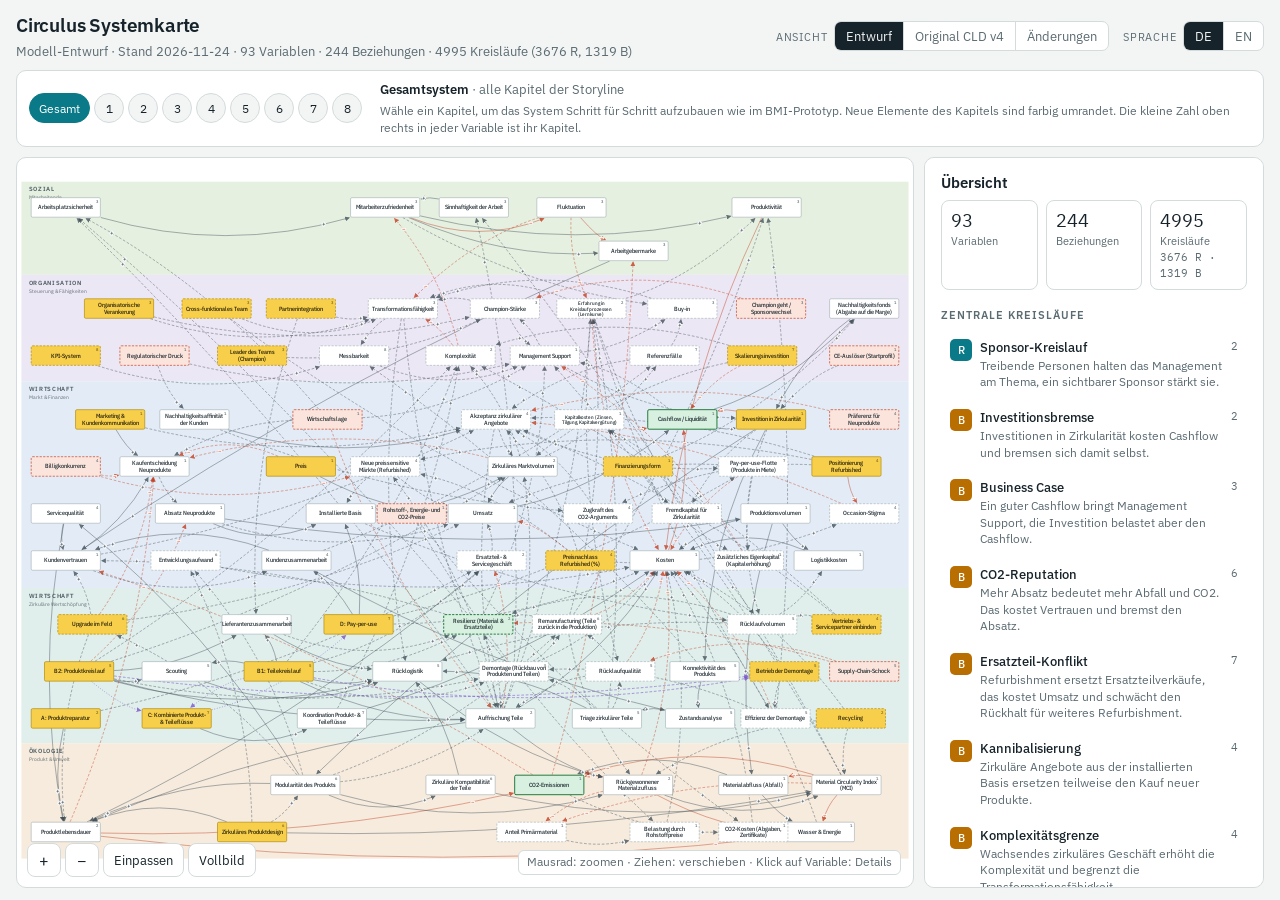
<file: systemkarte.html>
<!doctype html>
<html lang="de">
<meta charset="utf-8">
<meta name="viewport" content="width=device-width, initial-scale=1, viewport-fit=cover">
<style>:root{padding-top:env(safe-area-inset-top,0px);padding-bottom:env(safe-area-inset-bottom,0px)}body{margin:0}[hidden]{display:none!important}</style>
<title>Circulus Systemkarte</title>
<meta name="claude:viewport-fit-sides" content="cover">
<link rel="preconnect" href="https://fonts.googleapis.com">
<link rel="preconnect" href="https://fonts.gstatic.com" crossorigin>
<link rel="stylesheet" href="https://fonts.googleapis.com/css2?family=IBM+Plex+Mono:wght@500&family=IBM+Plex+Sans+Condensed:wght@400;500;600&family=IBM+Plex+Sans:wght@400;500;600&display=swap">
<style>
/* Layout: App über die volle Höhe – Kopfzeile, Kapitel-Leiste, darunter Diagramm (links) und Detailspalte (rechts). */
:root {
  --bg: #F3F5F4; --surface: #FFFFFF; --fg: #17232A; --muted: #5B6B72; --line: #D3DBDD; --line-strong: #8E9DA3;
  --band-soc: #E6F0E1; --band-org: #ECE7F4; --band-eco: #E3ECF6; --band-circ: #E0EEEC; --band-env: #F6EBDD;
  --band-ink: #4A5A61;
  --plus: #3F4E57; --minus: #C23B1C; --prereq: #7650C9;
  --lever: #F7CF4A; --lever-edge: #A88200; --lever-ink: #1E1A0A;
  --event-bg: #FBE4DC; --ext-bg: #E6ECEE; --result-bg: #D8F0E0; --result-edge: #1F7A3A;
  --accent: #0B7A88; --accent-soft: rgba(11,122,136,.16);
  --loop-r: #0B7A88; --loop-b: #B86E00;
  --font-ui: "IBM Plex Sans", "Helvetica Neue", Arial, sans-serif;
  --font-label: "IBM Plex Sans Condensed", "Arial Narrow", "Helvetica Neue", Arial, sans-serif;
  --font-mono: "IBM Plex Mono", ui-monospace, Menlo, monospace;
}
@media (prefers-color-scheme: dark) { :root:not([data-theme="light"]) {
  --bg: #111719; --surface: #1A2327; --fg: #E5ECEE; --muted: #95A5AC; --line: #2C393E; --line-strong: #5E6F76;
  --band-soc: #18241A; --band-org: #201D2B; --band-eco: #172230; --band-circ: #142625; --band-env: #2A2118;
  --band-ink: #A5B4BA;
  --plus: #AEBBC1; --minus: #FF7B5E; --prereq: #B597FF;
  --lever: #E7C24A; --lever-edge: #8F7210; --lever-ink: #1E1A0A;
  --event-bg: #3A2019; --ext-bg: #26323A; --result-bg: #17392A; --result-edge: #6FCF8A;
  --accent: #3CC3D3; --accent-soft: rgba(60,195,211,.18);
  --loop-r: #3CC3D3; --loop-b: #F0A43A;
  color-scheme: dark;
} }
:root[data-theme="dark"] {
  --bg: #111719; --surface: #1A2327; --fg: #E5ECEE; --muted: #95A5AC; --line: #2C393E; --line-strong: #5E6F76;
  --band-soc: #18241A; --band-org: #201D2B; --band-eco: #172230; --band-circ: #142625; --band-env: #2A2118;
  --band-ink: #A5B4BA;
  --plus: #AEBBC1; --minus: #FF7B5E; --prereq: #B597FF;
  --lever: #E7C24A; --lever-edge: #8F7210; --lever-ink: #1E1A0A;
  --event-bg: #3A2019; --ext-bg: #26323A; --result-bg: #17392A; --result-edge: #6FCF8A;
  --accent: #3CC3D3; --accent-soft: rgba(60,195,211,.18);
  --loop-r: #3CC3D3; --loop-b: #F0A43A;
  color-scheme: dark;
}
html, body { height: 100%; }
body { background: var(--bg); color: var(--fg); font-family: var(--font-ui); font-size: 14px; line-height: 1.45; }
.app { height: 100%; display: flex; flex-direction: column; padding-left: max(16px, env(safe-area-inset-left, 0px)); padding-right: max(16px, env(safe-area-inset-right, 0px)); padding-block: 12px; gap: 10px; box-sizing: border-box; }
button { font: inherit; color: inherit; }
button:focus-visible, .chip:focus-visible { outline: 2px solid var(--accent); outline-offset: 2px; }

/* Kopf */
.top { display: flex; flex-wrap: wrap; align-items: center; justify-content: space-between; gap: 10px 24px; }
.title h1 { margin: 0; font-size: 19px; font-weight: 600; letter-spacing: -.01em; text-wrap: balance; }
.title p { margin: 2px 0 0; color: var(--muted); font-size: 12.5px; font-variant-numeric: tabular-nums; }
.controls { display: flex; flex-wrap: wrap; gap: 8px 14px; align-items: center; }
.seg { display: inline-flex; border: 1px solid var(--line); border-radius: 7px; overflow: hidden; background: var(--surface); }
.seg button { border: 0; background: none; padding: 5px 11px; font-size: 12.5px; cursor: pointer; color: var(--muted); }
.seg button + button { border-left: 1px solid var(--line); }
.seg button[aria-pressed="true"] { background: var(--fg); color: var(--bg); }
.ctl-label { font-size: 11px; text-transform: uppercase; letter-spacing: .08em; color: var(--muted); margin-right: 6px; }

/* Kapitel-Leiste */
.chapters { display: flex; flex-wrap: wrap; gap: 10px 18px; align-items: stretch; background: var(--surface); border: 1px solid var(--line); border-radius: 10px; padding: 10px 12px; }
.steps { display: flex; gap: 4px; align-items: center; flex-wrap: wrap; }
.steps button { min-width: 30px; height: 30px; border-radius: 15px; border: 1px solid var(--line); background: var(--bg); cursor: pointer; font-family: var(--font-mono); font-size: 12px; padding: 0 9px; }
.steps button[aria-pressed="true"] { background: var(--accent); border-color: var(--accent); color: var(--surface); }
.steps .step-all { font-family: var(--font-ui); }
.cap { flex: 1 1 380px; min-width: 0; font-size: 13px; }
.cap b { font-weight: 600; }
.cap .q { color: var(--muted); }
.cap .aha { margin-top: 2px; }
.cap .meta { margin-top: 2px; color: var(--muted); font-size: 12px; }

/* Hauptbereich */
.main { flex: 1 1 auto; min-height: 0; display: grid; grid-template-columns: minmax(0, 1fr) 340px; gap: 10px; }
.stage { position: relative; min-width: 0; min-height: 0; background: var(--surface); border: 1px solid var(--line); border-radius: 10px; overflow: hidden; }
.stage svg { width: 100%; height: 100%; display: block; touch-action: none; cursor: grab; user-select: none; }
.stage svg.dragging { cursor: grabbing; }
.zoom { position: absolute; left: 10px; bottom: 10px; display: flex; gap: 4px; }
.zoom button { width: 34px; height: 34px; border-radius: 8px; border: 1px solid var(--line); background: var(--surface); cursor: pointer; font-size: 16px; line-height: 1; display: grid; place-items: center; }
.zoom button.wide { width: auto; padding: 0 10px; font-size: 12.5px; }
.hint { position: absolute; right: 12px; bottom: 12px; font-size: 11.5px; color: var(--muted); background: var(--surface); padding: 3px 8px; border-radius: 6px; border: 1px solid var(--line); }

.side { min-width: 0; min-height: 0; overflow-y: auto; background: var(--surface); border: 1px solid var(--line); border-radius: 10px; padding: 14px 16px; }
.side h2 { font-size: 15px; margin: 0 0 6px; font-weight: 600; text-wrap: balance; }
.side h3 { font-size: 11px; text-transform: uppercase; letter-spacing: .09em; color: var(--muted); margin: 18px 0 8px; font-weight: 600; }
.side p { margin: 0 0 8px; }
.stats { display: grid; grid-template-columns: repeat(3, 1fr); gap: 8px; margin: 4px 0 4px; }
.stat { border: 1px solid var(--line); border-radius: 8px; padding: 7px 9px; }
.stat .n { font-family: var(--font-mono); font-size: 18px; font-variant-numeric: tabular-nums; }
.stat .l { font-size: 11px; color: var(--muted); }
.stat .sub { font-size: 11px; color: var(--muted); font-family: var(--font-mono); }
.legend { display: grid; grid-template-columns: 46px 1fr; gap: 7px 10px; align-items: center; font-size: 12.5px; }
.legend svg { display: block; }
.note { font-size: 12px; color: var(--muted); }
.loops { list-style: none; margin: 0; padding: 0; display: grid; gap: 4px; }
.loops button { width: 100%; text-align: left; border: 1px solid transparent; background: none; padding: 6px 8px; border-radius: 7px; cursor: pointer; display: grid; grid-template-columns: 22px 1fr auto; gap: 8px; align-items: start; }
.loops button:hover { background: var(--bg); }
.loops button[aria-pressed="true"] { border-color: var(--accent); background: var(--accent-soft); }
.loops button:disabled { opacity: .45; cursor: default; }
.loops .nm { font-size: 13px; font-weight: 500; }
.loops .chain { display: block; font-size: 11.5px; color: var(--muted); font-weight: 400; }
.loops .len { font-family: var(--font-mono); font-size: 11px; color: var(--muted); }
.lt { display: inline-grid; place-items: center; width: 22px; height: 22px; border-radius: 5px; font-family: var(--font-mono); font-size: 12px; font-weight: 500; color: var(--surface); }
.lt.R { background: var(--loop-r); } .lt.B { background: var(--loop-b); }
.chips { display: flex; flex-wrap: wrap; gap: 5px; margin: 4px 0 8px; }
.chip { font-size: 11.5px; border: 1px solid var(--line); border-radius: 999px; padding: 1px 8px; color: var(--muted); }
.chip.st-Neu { border-color: var(--accent); color: var(--accent); }
.chip.st-Geändert, .chip.st-Umbenannt { border-color: var(--prereq); color: var(--prereq); }
.chip.st-Entfernen { border-color: var(--minus); color: var(--minus); }
.chip.st-emp { border-color: var(--loop-b); color: var(--loop-b); }
.ev { font-size: 11.5px; color: var(--muted); font-family: var(--font-mono); margin-top: 2px; }
.rel { list-style: none; margin: 0; padding: 0; display: grid; gap: 8px; }
.rel li { display: grid; grid-template-columns: 22px 1fr; gap: 8px; }
.pol { display: inline-grid; place-items: center; width: 22px; height: 22px; border-radius: 50%; font-family: var(--font-mono); font-weight: 500; border: 1.5px solid currentColor; }
.pol.p { color: var(--plus); } .pol.m { color: var(--minus); } .pol.v { color: var(--prereq); border-style: dashed; }
.rel .who { background: none; border: 0; padding: 0; font-weight: 500; cursor: pointer; text-align: left; text-decoration: underline; text-decoration-color: var(--line-strong); text-underline-offset: 2px; }
.rel .d { font-size: 12px; color: var(--muted); }
.rel .r { font-size: 12px; margin-top: 2px; }
.back { border: 1px solid var(--line); background: var(--bg); border-radius: 7px; padding: 3px 10px; font-size: 12.5px; cursor: pointer; margin-bottom: 10px; }
.chainlist { font-size: 13px; line-height: 1.9; }
.chainlist .s { font-family: var(--font-mono); padding: 0 4px; }
.chainlist .s.m { color: var(--minus); } .chainlist .s.p { color: var(--plus); }

/* SVG */
.band-label { font-family: var(--font-ui); font-size: 13px; font-weight: 600; letter-spacing: .12em; text-transform: uppercase; fill: var(--band-ink); }
.band-sub { font-family: var(--font-ui); font-size: 12px; fill: var(--band-ink); opacity: .85; }
.edge { fill: none; stroke-width: 1.25; opacity: .78; transition: opacity .15s; }
.edge.p { stroke: var(--plus); } .edge.m { stroke: var(--minus); } .edge.v { stroke: var(--prereq); stroke-dasharray: 2 4; stroke-width: 1.6; }
.edge.new { stroke-dasharray: 6 4; }
svg.focus .edge.hot { opacity: 1; }
.edge.gone { stroke-dasharray: 2 3; opacity: .55; }
.edge.old { opacity: .38; }
.plab { font-family: var(--font-mono); font-size: 13px; font-weight: 500; text-anchor: middle; dominant-baseline: central; paint-order: stroke; stroke: var(--surface); stroke-width: 4px; stroke-linejoin: round; }
.plab.p { fill: var(--plus); } .plab.m { fill: var(--minus); } .plab.v { display: none; }
.node { cursor: pointer; }
.node rect.box { stroke-width: 1.1; }
.node.c-ind rect.box { fill: var(--surface); stroke: var(--line-strong); }
.node.c-dec rect.box { fill: var(--lever); stroke: var(--lever-edge); stroke-width: 1.4; }
.node.c-event rect.box { fill: var(--event-bg); stroke: var(--minus); stroke-width: 1.5; }
.node.c-res rect.box { fill: var(--result-bg); stroke: var(--result-edge); stroke-width: 2.2; }
.node.s-new rect.box { stroke-dasharray: 5 3; }
.node.s-gone rect.box { stroke: var(--minus); stroke-dasharray: 2 3; }
.node.s-gone text { text-decoration: line-through; }
.node text { font-family: var(--font-label); font-size: 12.5px; font-weight: 500; fill: var(--fg); text-anchor: middle; dominant-baseline: central; pointer-events: none; }
.node.c-dec text { fill: var(--lever-ink); }
.node text.k { font-family: var(--font-mono); font-size: 9px; font-weight: 500; fill: var(--muted); text-anchor: end; }
.node.c-dec text.k { fill: var(--lever-ink); opacity: .6; }
.node rect.halo { fill: none; stroke: var(--accent); stroke-width: 3.5; opacity: 0; }
.node.fresh rect.halo { opacity: .55; }
.node:hover rect.box { filter: brightness(.97); }
.node.sel rect.halo { opacity: 1; }
svg.focus .edge, svg.focus .plab, svg.focus .node { opacity: .12; }
svg.focus .edge.hot, svg.focus .plab.hot, svg.focus .node.hot { opacity: 1; }
svg.focus .edge.hot { stroke-width: 2.4; }
svg.loopmode .edge.hot.p, svg.loopmode .edge.hot.m { stroke-width: 3; }
.diff .node.s-new rect.box, .diff .node.s-chg rect.box { stroke: var(--accent); stroke-width: 2.4; }
.diff .node.s-old { opacity: .55; }
.diff .edge.new, .diff .edge.chg { stroke: var(--accent); stroke-width: 2; opacity: 1; }
.diff .node.s-emp rect.box { stroke: var(--loop-b); stroke-width: 2.4; }
.diff .edge.emp { stroke: var(--loop-b); }
.diff .edge.keep { opacity: .22; }
.diff .plab.keep { opacity: .3; }
.diff .edge.gone { stroke: var(--minus); opacity: .9; stroke-width: 1.8; }
@media (prefers-reduced-motion: reduce) { .edge { transition: none; } }

@media (max-width: 900px) {
  .app { height: auto; min-height: 100%; }
  .main { grid-template-columns: 1fr; }
  .stage { height: 72vh; }
  .side { overflow: visible; }
  .hint { display: none; }
}
</style>

<div class="app">
  <header class="top">
    <div class="title">
      <h1 data-i18n="h1">Circulus Systemkarte</h1>
      <p id="meta"></p>
    </div>
    <div class="controls">
      <div><span class="ctl-label" data-i18n="view">Ansicht</span><span class="seg" role="group" id="g-view">
        <button id="v-draft" data-view="draft" aria-pressed="true" data-i18n="draft">Entwurf</button><button id="v-orig" data-view="orig" aria-pressed="false" data-i18n="orig">Original CLD v4</button><button id="v-diff" data-view="diff" aria-pressed="false" data-i18n="diff">Änderungen</button>
      </span></div>
      <div><span class="ctl-label" data-i18n="lang">Sprache</span><span class="seg" role="group" id="g-lang">
        <button id="l-de" data-lang="de" aria-pressed="true">DE</button><button id="l-en" data-lang="en" aria-pressed="false">EN</button>
      </span></div>
    </div>
  </header>

  <section class="chapters" id="chapters">
    <div class="steps" id="steps"></div>
    <div class="cap" id="cap" aria-live="polite"></div>
  </section>

  <div class="main">
    <div class="stage" id="stage">
      <svg id="svg" role="img"></svg>
      <div class="zoom">
        <button id="z-in">+</button>
        <button id="z-out">−</button>
        <button id="z-fit" class="wide" data-i18n="fit">Einpassen</button>
        <button id="z-full" class="wide" data-i18n="full">Vollbild</button>
      </div>
      <div class="hint" data-i18n="hint"></div>
    </div>
    <aside class="side" id="side"></aside>
  </div>
</div>

<script>
const DATA = {"generated":"2026-11-24","width":2000,"height":1566,"bands":[{"label":"Sozial","sub":"Mitarbeitende","key":"soc","y0":30,"y1":240,"label_en":"Social","sub_en":"Employees"},{"label":"Organisation","sub":"Steuerung & Fähigkeiten","key":"org","y0":240,"y1":480,"label_en":"Organisation","sub_en":"Governance & capabilities"},{"label":"Wirtschaft","sub":"Markt & Finanzen","key":"eco","y0":480,"y1":946,"label_en":"Economy","sub_en":"Market & finance"},{"label":"Wirtschaft","sub":"Zirkuläre Wertschöpfung","key":"circ","y0":946,"y1":1296,"label_en":"Economy","sub_en":"Circular value creation"},{"label":"Ökologie","sub":"Produkt & Umwelt","key":"env","y0":1296,"y1":1556,"label_en":"Ecology","sub_en":"Product & environment"}],"nodes":[{"id":"Marketing","en":"Marketing","de":"Marketing & Kundenkommunikation","area":"Wirtschaft","type":"Hebel","status":"Bestehend","chapter":1,"comment":"Deckt auch 'Kundenkommunikation investieren' aus Kap. 4 ab.","comment_en":"Also covers 'invest in customer communication' from ch. 4.","evidence":"","x":200,"y":566},{"id":"Price","en":"Price","de":"Preis","area":"Wirtschaft","type":"Hebel","status":"Bestehend","chapter":1,"comment":"","comment_en":"","evidence":"","x":630,"y":672},{"id":"Customer Sustainability Affinity","en":"Customer Sustainability Affinity","de":"Nachhaltigkeitsaffinität der Kunden","area":"Wirtschaft","type":"Indikator","status":"Geändert","chapter":1,"comment":"","comment_en":"","evidence":"","x":390,"y":566},{"id":"Purchase Decision","en":"Purchase Decision","de":"Kaufentscheidung Neuprodukte","area":"Wirtschaft","type":"Indikator","status":"Bestehend","chapter":1,"comment":"Führt neu über Sales zum Umsatz (vorher direkt).","comment_en":"Now leads to revenue via Sales (previously directly).","evidence":"","x":300,"y":672},{"id":"Sales","en":"Sales","de":"Absatz Neuprodukte","area":"Wirtschaft","type":"Indikator","status":"Geändert","chapter":1,"comment":"War Hebel; ist Ergebnis der Kaufentscheidung, nicht direkt steuerbar.","comment_en":"Was a lever; is the result of the purchase decision, not directly controllable.","evidence":"","x":380,"y":778},{"id":"Production Volume","en":"Production Volume","de":"Produktionsvolumen","area":"Wirtschaft","type":"Indikator","status":"Bestehend","chapter":1,"comment":"","comment_en":"","evidence":"","x":1700,"y":778},{"id":"Revenue","en":"Revenue","de":"Umsatz","area":"Wirtschaft","type":"Indikator","status":"Bestehend","chapter":1,"comment":"","comment_en":"","evidence":"","x":1040,"y":778},{"id":"Costs","en":"Costs","de":"Kosten","area":"Wirtschaft","type":"Indikator","status":"Bestehend","chapter":1,"comment":"","comment_en":"","evidence":"","x":1450,"y":884},{"id":"Logistics Costs","en":"Logistics Costs","de":"Logistikkosten","area":"Wirtschaft","type":"Indikator","status":"Bestehend","chapter":1,"comment":"","comment_en":"","evidence":"","x":1820,"y":884},{"id":"Cashflow","en":"Cashflow","de":"Cashflow / Liquidität","area":"Wirtschaft","type":"Zustand","status":"Bestehend","chapter":1,"comment":"Für die Simulation als Bestand 'Liquidität' führen, Cashflow ist der Zufluss.","comment_en":"In the simulation, model as a stock 'liquidity'; cashflow is the inflow.","evidence":"","x":1490,"y":566},{"id":"Investment in Circularity","en":"Investment in Circularity","de":"Investition in Zirkularität","area":"Wirtschaft","type":"Hebel","status":"Geändert","chapter":1,"comment":"Entscheid Team (Finanzierung): Wie viel in Nachhaltigkeit investiert wird. Die Bedeutung hängt von der Finanzierungsform ab (Anteil am freien Cashflow, Anteil der Marge oder Betrag). Bei Innenfinanzierung begrenzen Cashflow und Management Support das Budget.","comment_en":"Team decision (financing): how much is invested in sustainability. Its meaning depends on the financing form (share of free cash flow, share of margin or amount). With internal financing, cash flow and management support limit the budget.","evidence":"","x":1690,"y":566},{"id":"Customer Trust","en":"Customer Trust","de":"Kundenvertrauen","area":"Wirtschaft","type":"Zustand","status":"Bestehend","chapter":1,"comment":"","comment_en":"","evidence":"","x":100,"y":884},{"id":"Installed Base","en":"Installed Base","de":"Installierte Basis","area":"Wirtschaft","type":"Zustand","status":"Bestehend","chapter":1,"comment":"","comment_en":"","evidence":"","x":720,"y":778},{"id":"Circular Market Volume","en":"Circular Market Volume","de":"Zirkuläres Marktvolumen","area":"Wirtschaft","type":"Indikator","status":"Bestehend","chapter":2,"comment":"","comment_en":"","evidence":"","x":1130,"y":672},{"id":"Service Quality","en":"Service Quality","de":"Servicequalität","area":"Wirtschaft","type":"Indikator","status":"Bestehend","chapter":4,"comment":"","comment_en":"","evidence":"","x":100,"y":778},{"id":"Connectivity of the Product","en":"Connectivity of the Product","de":"Konnektivität des Produkts","area":"Wirtschaft","type":"Zustand","status":"Bestehend","chapter":5,"comment":"","comment_en":"","evidence":"","x":1540,"y":1134},{"id":"Product Condition Analysis","en":"Product Condition Analysis","de":"Zustandsanalyse","area":"Wirtschaft","type":"Indikator","status":"Bestehend","chapter":5,"comment":"","comment_en":"","evidence":"","x":1530,"y":1240},{"id":"Triage of Circular Parts","en":"Triage of Circular Parts","de":"Triage zirkulärer Teile","area":"Wirtschaft","type":"Indikator","status":"Bestehend","chapter":5,"comment":"","comment_en":"","evidence":"","x":1320,"y":1240},{"id":"Reverse Logistic","en":"Reverse Logistic","de":"Rücklogistik","area":"Wirtschaft","type":"Indikator","status":"Bestehend","chapter":5,"comment":"","comment_en":"","evidence":"","x":870,"y":1134},{"id":"Reimbursement Models","en":"Reimbursement Models","de":"Rückvergütungsmodelle","area":"Wirtschaft","type":"Hebel","status":"Entfernen","chapter":5,"comment":"","comment_en":"","evidence":"","x":1470,"y":1028},{"id":"Return Volume","en":"Return Volume","de":"Rücklaufvolumen","area":"Wirtschaft","type":"Indikator","status":"Neu","chapter":5,"comment":"Kap. 5: 'Returns ermöglichen erst Zirkularität'.","comment_en":"Ch. 5: 'Returns are what make circularity possible.'","evidence":"","x":1670,"y":1028},{"id":"Return Quality","en":"Return Quality","de":"Rücklaufqualität","area":"Wirtschaft","type":"Indikator","status":"Neu","chapter":5,"comment":"Kap. 5: 'Qualität und Volumen sind kritisch'. Rückmeldung Team: verbessert sich mit der Erfahrung in Kreislaufprozessen (Lernkurve bei der Triage).","comment_en":"Ch. 5: 'quality and volume are critical'. Team feedback: improves with circular process experience (learning curve in triage).","evidence":"","x":1350,"y":1134},{"id":"Supply Chain Shock","en":"Supply Chain Shock","de":"Supply-Chain-Schock","area":"Wirtschaft","type":"Ereignis","status":"Neu","chapter":5,"comment":"Ereignis Kap. 5, senkt die Rücklaufqualität.","comment_en":"Event in ch. 5, lowers return quality.","evidence":"","x":1900,"y":1134},{"id":"Scouting","en":"Scouting","de":"Scouting","area":"Wirtschaft","type":"Indikator","status":"Bestehend","chapter":5,"comment":"Manuskript Table 6/Fig. 4","comment_en":"Manuscript Table 6/Fig. 4","evidence":"","x":350,"y":1134},{"id":"Refurbishment Parts","en":"Refurbishment Parts","de":"Auffrischung Teile","area":"Wirtschaft","type":"Indikator","status":"Umbenannt","chapter":2,"comment":"Manuskript Table 6/Fig. 4 Entscheid Team (2026-11-24): umbenannt in «Auffrischung Teile», weil nur Teile ausgetauscht bzw. aufgefrischt werden, nicht das ganze Produkt.","comment_en":"Manuscript Table 6/Fig. 4 Team decision (2026-11-24): renamed 'Refurbishment Parts' because only parts are replaced or refreshed, not the whole product.","evidence":"","x":1080,"y":1240},{"id":"Supplier Collaboration","en":"Supplier Collaboration","de":"Lieferantenzusammenarbeit","area":"Wirtschaft","type":"Indikator","status":"Bestehend","chapter":3,"comment":"Manuskript Table 6/Fig. 4","comment_en":"Manuscript Table 6/Fig. 4","evidence":"","x":530,"y":1028},{"id":"Customer Collaboration","en":"Customer Collaboration","de":"Kundenzusammenarbeit","area":"Wirtschaft","type":"Indikator","status":"Bestehend","chapter":4,"comment":"Manuskript Table 6/Fig. 4","comment_en":"Manuscript Table 6/Fig. 4","evidence":"","x":620,"y":884},{"id":"Coordination of Product & Parts Flows","en":"Coordination of Product & Parts Flows","de":"Koordination Produkt- & Teileflüsse","area":"Wirtschaft","type":"Indikator","status":"Bestehend","chapter":7,"comment":"Manuskript Table 6/Fig. 4","comment_en":"Manuscript Table 6/Fig. 4","evidence":"","x":700,"y":1240},{"id":"Recycling","en":"Recycling","de":"Recycling","area":"Wirtschaft","type":"Hebel","status":"Neu","chapter":2,"comment":"Kap. 2: 'Recycling ist besser als nichts, aber oft nicht der stärkste Hebel'.","comment_en":"Ch. 2: 'Recycling is better than nothing, but often not the strongest lever.'","evidence":"","x":1870,"y":1240},{"id":"Customer Acceptance of Circular Offers","en":"Customer Acceptance of Circular Offers","de":"Akzeptanz zirkulärer Angebote","area":"Wirtschaft","type":"Zustand","status":"Neu","chapter":4,"comment":"Kap. 4: 'Kunden müssen mitgenommen werden'.","comment_en":"Ch. 4: 'Customers need to be taken along.'","evidence":"","x":1070,"y":566},{"id":"Preference for New Products","en":"Preference for New Products","de":"Präferenz für Neuprodukte","area":"Wirtschaft","type":"Ereignis","status":"Neu","chapter":4,"comment":"Ereignis Kap. 4 'Kundenreaktion'.","comment_en":"Event in ch. 4 'customer reaction'.","evidence":"","x":1900,"y":566},{"id":"Development Effort","en":"Development Effort","de":"Entwicklungsaufwand","area":"Wirtschaft","type":"Indikator","status":"Neu","chapter":6,"comment":"Kap. 6: 'Modularität → Entwicklungsaufwand ↑'.","comment_en":"Ch. 6: 'Modularity → development effort ↑'.","evidence":"","x":370,"y":884},{"id":"Scaling Investment","en":"Scaling Investment","de":"Skalierungsinvestition","area":"Wirtschaft","type":"Hebel","status":"Neu","chapter":7,"comment":"Kap. 7: 'Skalierungsinvestition freigeben'. Entscheid Team (2026-11-24): «stufenweise mit Frist» läuft nach zwei Jahren (vier Runden) automatisch aus.","comment_en":"Ch. 7: 'Approve scaling investment'.","evidence":"","x":1670,"y":422},{"id":"A Product Repair","en":"A Product Repair","de":"A: Produktreparatur","area":"Wirtschaft","type":"Hebel","status":"Umbenannt","chapter":2,"comment":"CBM-Pfad A (im Manuskript R2: Baustein I). Reparatur verlängert die Lebensdauer, verändert die Supply Chain nicht und ist keine Voraussetzung für andere Pfade. Wählbar ab Runde 3.","comment_en":"CBM path A (manuscript R2: building block I). Repair prolongs lifetime, does not change the supply chain and is no prerequisite for other paths. Available from round 3.","evidence":"","x":100,"y":1240},{"id":"B1 Parts Circulation","en":"B1 Parts Circulation","de":"B1: Teilekreislauf","area":"Wirtschaft","type":"Hebel","status":"Geändert","chapter":5,"comment":"","comment_en":"","evidence":"","x":580,"y":1134},{"id":"B2 Product Circulation","en":"B2 Product Circulation","de":"B2: Produktkreislauf","area":"Wirtschaft","type":"Hebel","status":"Umbenannt","chapter":5,"comment":"CBM-Pfad B2 (im Manuskript R2: II-B). Ganze Produkte zurücknehmen und als Refurbished verkaufen. Unabhängiger Einstieg neben B1, beide zusammen möglich. Steigert den Absatz von Refurbished-Produkten und senkt direkt den Absatz von Neuprodukten. Wählbar ab Runde 9.","comment_en":"CBM path B2 (manuscript R2: II-B). Take back whole products and sell them as refurbished. Independent entry point besides B1, both possible together. Raises sales of refurbished products and directly lowers sales of new products. Available from round 9.","evidence":"","x":130,"y":1134},{"id":"C Combined Product & Parts Flows","en":"C Combined Product & Parts Flows","de":"C: Kombinierte Produkt- & Teileflüsse","area":"Wirtschaft","type":"Hebel","status":"Umbenannt","chapter":7,"comment":"CBM-Pfad C (im Manuskript R2: III). Entscheid Team: wählbar ab Runde 13, wenn B1 oder B2 (oder beide) gewählt sind; A allein reicht nicht. Das Manuskript verlangt II-A und II-B; das Spiel vereinfacht bewusst.","comment_en":"CBM path C (manuscript R2: III). Team decision: available from round 13 if B1 or B2 (or both) were chosen; A alone is not enough. The manuscript requires II-A and II-B; the game deliberately simplifies.","evidence":"","x":350,"y":1240},{"id":"D Pay-per-use","en":"D Pay-per-use","de":"D: Pay-per-use","area":"Wirtschaft","type":"Hebel","status":"Umbenannt","chapter":7,"comment":"","comment_en":"","evidence":"","x":760,"y":1028},{"id":"Strategic CE Focus","en":"Strategic CE Focus","de":"CE-Auslöser (Startprofil)","area":"Organisation","type":"Extern","status":"Neu","chapter":1,"comment":"","comment_en":"","evidence":"","x":1900,"y":422},{"id":"Management Support","en":"Management Support","de":"Management Support","area":"Organisation","type":"Zustand","status":"Neu","chapter":1,"comment":"Kap. 1 und 8.","comment_en":"Ch. 1 and 8.","evidence":"","x":1180,"y":422},{"id":"Regulatory Pressure","en":"Regulatory Pressure","de":"Regulatorischer Druck","area":"Organisation","type":"Ereignis","status":"Neu","chapter":1,"comment":"Exogener Treiber, z. B. EU-Ökodesign-Verordnung.","comment_en":"Exogenous driver, e.g. EU Ecodesign Regulation.","evidence":"","x":300,"y":422},{"id":"Cross-functional Team","en":"Cross-functional Team","de":"Cross-funktionales Team","area":"Organisation","type":"Hebel","status":"Neu","chapter":3,"comment":"Entscheid Team (2026-11-24): Am besten wirkt ein vom Tagesgeschäft losgelöstes Team (Exploration). Kein Team und eine Stabsstelle beim CEO funktionieren kaum. Ab Runde 9 (Kapitel 5) kann das Team verkleinert und in die Linie überführt werden; das Wissen bleibt über die Erfahrung in Kreislaufprozessen.","comment_en":"Team decision (2026-11-24): a team detached from day-to-day business (exploration) works best. No team or a staff unit at the CEO hardly work. From round 9 (chapter 5) the team can be scaled down and handed over to the line; know-how stays via circular process experience.","evidence":"","x":440,"y":316},{"id":"Partner Integration","en":"Partner Integration","de":"Partnerintegration","area":"Organisation","type":"Hebel","status":"Neu","chapter":3,"comment":"Kap. 3 und 5: 'Ich muss nicht alles selbst machen'.","comment_en":"Ch. 3 and 5: 'I don't have to do everything myself.'","evidence":"","x":630,"y":316},{"id":"Buy-in","en":"Buy-in","de":"Buy-in","area":"Organisation","type":"Zustand","status":"Neu","chapter":3,"comment":"Kap. 3: 'Buy-in ist zentral'.","comment_en":"Ch. 3: 'Buy-in is key.'","evidence":"","x":1490,"y":316},{"id":"Transformation Capability","en":"Transformation Capability","de":"Transformationsfähigkeit","area":"Organisation","type":"Zustand","status":"Neu","chapter":3,"comment":"Kap. 3.","comment_en":"Ch. 3.","evidence":"","x":860,"y":316},{"id":"Complexity","en":"Complexity","de":"Komplexität","area":"Organisation","type":"Indikator","status":"Neu","chapter":2,"comment":"Kap. 2 und 7: 'Komplexität ↑'.","comment_en":"Ch. 2 and 7: 'Complexity ↑'.","evidence":"","x":990,"y":422},{"id":"Real Cases","en":"Real Cases","de":"Referenzfälle","area":"Organisation","type":"Zustand","status":"Neu","chapter":7,"comment":"Kap. 7: 'Real Cases pushen Pilotprojekte'.","comment_en":"Ch. 7: 'Real cases push pilot projects.'","evidence":"","x":1450,"y":422},{"id":"KPI System","en":"KPI System","de":"KPI-System","area":"Organisation","type":"Hebel","status":"Neu","chapter":8,"comment":"Kap. 8. Ausprägung: nur finanziell / kombiniert mit Circularity, CO2, Service.","comment_en":"Ch. 8. Options: financial only / combined with circularity, CO2, service.","evidence":"","x":100,"y":422},{"id":"Measurability","en":"Measurability","de":"Messbarkeit","area":"Organisation","type":"Indikator","status":"Neu","chapter":8,"comment":"Kap. 8.","comment_en":"Ch. 8.","evidence":"","x":750,"y":422},{"id":"Meaningfulness of Work","en":"Meaningfulness of Work","de":"Sinnhaftigkeit der Arbeit","area":"Sozial","type":"Indikator","status":"Geändert","chapter":3,"comment":"","comment_en":"","evidence":"","x":1020,"y":88},{"id":"Job Certainty","en":"Job Certainty","de":"Arbeitsplatzsicherheit","area":"Sozial","type":"Indikator","status":"Geändert","chapter":3,"comment":"","comment_en":"","evidence":"","x":100,"y":88},{"id":"Company Rules and Policy","en":"Company Rules and Policy","de":"Regeln & Richtlinien","area":"Sozial","type":"Hebel","status":"Entfernen","chapter":3,"comment":"","comment_en":"","evidence":"","x":290,"y":186},{"id":"Employee Satisfaction","en":"Employee Satisfaction","de":"Mitarbeiterzufriedenheit","area":"Sozial","type":"Zustand","status":"Bestehend","chapter":3,"comment":"","comment_en":"","evidence":"","x":820,"y":88},{"id":"Labor Turnover Rate","en":"Labor Turnover Rate","de":"Fluktuation","area":"Sozial","type":"Indikator","status":"Bestehend","chapter":3,"comment":"","comment_en":"","evidence":"","x":1240,"y":88},{"id":"Productivity","en":"Productivity","de":"Produktivität","area":"Sozial","type":"Indikator","status":"Bestehend","chapter":3,"comment":"Rückmeldung Team: steigt mit Remanufacturing (gebrauchte Teile fliessen in die Produktion) und mit Lernkurven in Service, Triage, Rücklogistik, Demontage und Refurbishment.","comment_en":"Team feedback: rises with remanufacturing (used parts flow into production) and with learning curves in service, triage, reverse logistics, disassembly and refurbishment.","evidence":"","x":1680,"y":88},{"id":"Employer Brand","en":"Employer Brand","de":"Arbeitgebermarke","area":"Sozial","type":"Zustand","status":"Bestehend","chapter":3,"comment":"","comment_en":"","evidence":"","x":1380,"y":186},{"id":"Circular Product Design","en":"Circular Product Design","de":"Zirkuläres Produktdesign","area":"Ökologie","type":"Hebel","status":"Bestehend","chapter":6,"comment":"","comment_en":"","evidence":"","x":520,"y":1496},{"id":"Modularity of the Product","en":"Modularity of the Product","de":"Modularität des Produkts","area":"Ökologie","type":"Zustand","status":"Geändert","chapter":6,"comment":"War Hebel; wird durch Investition und zirkuläres Produktdesign aufgebaut (Rückmeldung Team: Beziehung Produktdesign → Modularität ergänzt). Mehr Modularität heisst: mehr Teile lassen sich aufbereiten oder wieder in der Produktion einsetzen.","comment_en":"Was a lever; built up through investment and circular product design (team feedback: link product design → modularity added). More modularity means more parts can be refurbished or reused in production.","evidence":"","x":640,"y":1390},{"id":"Circularity Compatibility of the Parts","en":"Circularity Compatibility of the Parts","de":"Zirkuläre Kompatibilität der Teile","area":"Ökologie","type":"Zustand","status":"Bestehend","chapter":6,"comment":"","comment_en":"","evidence":"","x":990,"y":1390},{"id":"Product Lifetime","en":"Product Lifetime","de":"Produktlebensdauer","area":"Ökologie","type":"Indikator","status":"Bestehend","chapter":2,"comment":"","comment_en":"","evidence":"","x":100,"y":1496},{"id":"Material Circularity Index %","en":"Material Circularity Index %","de":"Material Circularity Index (MCI)","area":"Ökologie","type":"Indikator","status":"Bestehend","chapter":1,"comment":"Ellen MacArthur Foundation: MCI.","comment_en":"Ellen MacArthur Foundation: MCI.","evidence":"","x":1860,"y":1390},{"id":"Recovered Material Inflow","en":"Recovered Material Inflow","de":"Rückgewonnener Materialzufluss","area":"Ökologie","type":"Indikator","status":"Umbenannt","chapter":2,"comment":"War 'Material Inflow'. Neuer Name vermeidet Verwechslung mit Rohstoffzufuhr.","comment_en":"Was 'Material Inflow'. New name avoids confusion with virgin material input.","evidence":"","x":1390,"y":1390},{"id":"Material Outflow","en":"Material Outflow","de":"Materialabfluss (Abfall)","area":"Ökologie","type":"Indikator","status":"Bestehend","chapter":1,"comment":"","comment_en":"","evidence":"","x":1650,"y":1390},{"id":"CO2","en":"CO2","de":"CO2-Emissionen","area":"Ökologie","type":"Indikator","status":"Bestehend","chapter":1,"comment":"","comment_en":"","evidence":"","x":1190,"y":1390},{"id":"Water and Energy","en":"Water and Energy","de":"Wasser & Energie","area":"Ökologie","type":"Indikator","status":"Bestehend","chapter":1,"comment":"","comment_en":"","evidence":"","x":1800,"y":1496},{"id":"Champion Strength","en":"Champion Strength","de":"Champion-Stärke","area":"Organisation","type":"Zustand","status":"Neu (Empirie)","chapter":3,"comment":"","comment_en":"","evidence":"","x":1090,"y":316},{"id":"Champion Departure","en":"Champion Departure","de":"Champion geht / Sponsorwechsel","area":"Organisation","type":"Ereignis","status":"Neu (Empirie)","chapter":3,"comment":"","comment_en":"","evidence":"","x":1690,"y":316},{"id":"Anchoring","en":"Anchoring","de":"Organisatorische Verankerung","area":"Organisation","type":"Hebel","status":"Geändert","chapter":3,"comment":"","comment_en":"","evidence":"","x":220,"y":316},{"id":"Economic Situation","en":"Economic Situation","de":"Wirtschaftslage","area":"Wirtschaft","type":"Extern","status":"Neu (Empirie)","chapter":1,"comment":"","comment_en":"","evidence":"","x":690,"y":566},{"id":"Low-cost Competition","en":"Low-cost Competition","de":"Billigkonkurrenz","area":"Wirtschaft","type":"Extern","status":"Neu (Empirie)","chapter":4,"comment":"","comment_en":"","evidence":"","x":100,"y":672},{"id":"Sustainability Fund","en":"Sustainability Fund","de":"Nachhaltigkeitsfonds (Abgabe auf die Marge)","area":"Wirtschaft","type":"Indikator","status":"Geändert","chapter":1,"comment":"","comment_en":"","evidence":"","x":1900,"y":316},{"id":"Spare Parts & Service Business","en":"Spare Parts & Service Business","de":"Ersatzteil- & Servicegeschäft","area":"Wirtschaft","type":"Indikator","status":"Neu (Empirie)","chapter":2,"comment":"","comment_en":"","evidence":"","x":1060,"y":884},{"id":"Sales & Service Partner Involvement","en":"Sales & Service Partner Involvement","de":"Vertriebs- & Servicepartner einbinden","area":"Wirtschaft","type":"Hebel","status":"Neu (Empirie)","chapter":4,"comment":"","comment_en":"","evidence":"","x":1860,"y":1028},{"id":"Upgrade in the Field","en":"Upgrade in the Field","de":"Upgrade im Feld","area":"Wirtschaft","type":"Hebel","status":"Neu (Empirie)","chapter":6,"comment":"","comment_en":"","evidence":"","x":160,"y":1028},{"id":"Refurbished Positioning","en":"Refurbished Positioning","de":"Positionierung Refurbished","area":"Wirtschaft","type":"Hebel","status":"Geändert","chapter":4,"comment":"","comment_en":"","evidence":"","x":1860,"y":672},{"id":"Second-hand Stigma","en":"Second-hand Stigma","de":"Occasion-Stigma","area":"Wirtschaft","type":"Indikator","status":"Neu (Empirie)","chapter":4,"comment":"","comment_en":"","evidence":"","x":1900,"y":778},{"id":"Resilience","en":"Resilience","de":"Resilienz (Material & Ersatzteile)","area":"Wirtschaft","type":"Indikator","status":"Neu","chapter":2,"comment":"Entscheid Team (Q14): dritte Ergebnisgrösse neben Marge und CO2. Wie gut die Firma Material und Ersatzteile auch in Krisen sichern kann.","comment_en":"Team decision (Q14): third outcome alongside margin and CO2. How well the company can secure materials and spare parts, even in a crisis.","evidence":"","x":1030,"y":1028},{"id":"Remanufacturing","en":"Remanufacturing","de":"Remanufacturing (Teile zurück in die Produktion)","area":"Wirtschaft","type":"Indikator","status":"Neu","chapter":6,"comment":"Rückmeldung Team: Ist die Modularität schon im Produktdesign angelegt, fliessen gebrauchte Teile wieder in die Produktion neuer Produkte. Spart Material, CO2 und Kosten und steigert die Produktivität.","comment_en":"Team feedback: if modularity is built in through product design, used parts flow back into the production of new products. Saves material, CO2 and costs and raises productivity.","evidence":"","x":1230,"y":1028},{"id":"Circular Process Experience","en":"Circular Process Experience","de":"Erfahrung in Kreislaufprozessen (Lernkurve)","area":"Organisation","type":"Zustand","status":"Neu","chapter":2,"comment":"Rückmeldung Team: Lernkurve in Service, Triage, Rücklogistik, Demontage und Refurbishment. Wächst mit der Praxis (Bestand, wird im Rechenkern aufsummiert) und geht mit Fluktuation verloren. Zu Beginn kommen nur die besten Produkte zurück; mit der Erfahrung erkennen die Mitarbeitenden, welche Teile hohen Wert oder hohe Umweltbelastung haben, und leiten mehr davon in Rückführung und Demontage.","comment_en":"Team feedback: learning curve in service, triage, reverse logistics, disassembly and refurbishment. Grows with practice (a stock that accumulates in the simulation) and is lost with turnover. At first only the best products come back; with experience staff learn which parts carry high value or high environmental impact and route more of them into returns and disassembly.","evidence":"","x":1285,"y":316},{"id":"Pay-per-use Fleet","en":"Pay-per-use Fleet","de":"Pay-per-use-Flotte (Produkte in Miete)","area":"Wirtschaft","type":"Zustand","status":"Neu","chapter":7,"comment":"Rückmeldung Team: Mit Pay-per-use (Product-as-a-Service) bleiben die Produkte im Besitz der Firma und bringen wiederkehrende Mieteinnahmen. Die Miete deckt die Produktkosten in etwa fünf Jahren, danach wird nur noch verdient. Bestand: wächst, solange neue Verträge abgeschlossen werden.","comment_en":"Team feedback: with pay-per-use (product-as-a-service) the products stay owned by the company and generate recurring rental revenue. The rent covers the product cost in about five years; after that it is pure profit. A stock that grows while new contracts are signed.","evidence":"","x":1650,"y":672},{"id":"Price-sensitive Markets","en":"Price-sensitive Markets","de":"Neue preissensitive Märkte (Refurbished)","area":"Wirtschaft","type":"Indikator","status":"Neu","chapter":4,"comment":"Rückmeldung Team: Mit Refurbished-Produkten lassen sich neue, vor allem preissensitive Märkte bedienen, die Neuprodukte nicht erreichen. Das ist zusätzliches Umsatzpotenzial und ersetzt keine Neuverkäufe.","comment_en":"Team feedback: refurbished products open up new, mainly price-sensitive markets that new products do not reach. This is additional revenue potential and does not replace new sales.","evidence":"","x":820,"y":672},{"id":"CO2 Argument Appeal","en":"CO2 Argument Appeal","de":"Zugkraft des CO2-Arguments","area":"Wirtschaft","type":"Indikator","status":"Neu","chapter":4,"comment":"Rückmeldung Team: Nachhaltigkeitsaffine Kunden nehmen den kleineren CO2-Fussabdruck von Refurbished als Verkaufsargument an. Multiplikativ: wirkt nur, wenn die Affinität hoch ist UND Refurbished mit dem CO2-Vorteil positioniert wird (Rechenkern: Affinität × Positionierung).","comment_en":"Team feedback: customers with a high affinity for sustainability accept the smaller CO2 footprint of refurbished as a selling point. Multiplicative: acts only if affinity is high AND refurbished is positioned with its CO2 advantage (simulation: affinity × positioning).","evidence":"","x":1300,"y":778},{"id":"Financing Form","en":"Financing Form","de":"Finanzierungsform","area":"Wirtschaft","type":"Hebel","status":"Neu","chapter":1,"comment":"Entscheid Team: einmalige Wahl zu Spielbeginn, gilt für das ganze Spiel. Pecking Order (Myers & Majluf 1984): Innenfinanzierung vor Fremdkapital vor Eigenkapital; der Fonds ist eine Form der Innenfinanzierung.","comment_en":"Team decision: one-time choice at the start, valid for the whole game. Pecking order (Myers & Majluf 1984): internal funds before debt before equity; the fund is a form of internal financing.","evidence":"","x":1390,"y":672},{"id":"Debt for Circularity","en":"Debt for Circularity","de":"Fremdkapital für Zirkularität","area":"Wirtschaft","type":"Zustand","status":"Neu","chapter":1,"comment":"Bestand: wächst mit den kreditfinanzierten Investitionen, sinkt mit der Tilgung (10 % pro Jahr). Der Zins beträgt 5 % und steigt mit der Verschuldung.","comment_en":"Stock: grows with debt-financed investment, falls with repayment (10% per year). Interest is 5% and rises with leverage.","evidence":"","x":1500,"y":778},{"id":"Additional Equity","en":"Additional Equity","de":"Zusätzliches Eigenkapital (Kapitalerhöhung)","area":"Wirtschaft","type":"Zustand","status":"Neu","chapter":1,"comment":"Bestand: wächst mit den über eine Kapitalerhöhung finanzierten Investitionen. Wird mit einem internen Zinssatz von 9 % vergütet; neue Eigentümer reden mit und schwächen den Management Support.","comment_en":"Stock: grows with investment financed by a capital increase. Remunerated at an internal rate of 9%; new owners have a say and weaken management support.","evidence":"","x":1640,"y":884},{"id":"Capital Costs","en":"Capital Costs","de":"Kapitalkosten (Zinsen, Tilgung, Kapitalvergütung)","area":"Wirtschaft","type":"Indikator","status":"Neu","chapter":1,"comment":"Jährliche Kosten der externen Finanzierung: Zins und Tilgung beim Fremdkapital, Kapitalvergütung bei der Kapitalerhöhung. Schmälern den Cashflow.","comment_en":"Annual cost of external financing: interest and repayment for debt, remuneration of equity for a capital increase. Reduce cash flow.","evidence":"","x":1280,"y":566},{"id":"Refurbished Discount","en":"Refurbished Discount","de":"Preisnachlass Refurbished (%)","area":"Wirtschaft","type":"Hebel","status":"Neu","chapter":4,"comment":"Entscheid Team (2026-11-24): Die Spieler:innen können Refurbished trotz gleichwertiger Qualität günstiger anbieten und legen den Nachlass in Prozent selbst fest. Ein Nachlass erhöht Nachfrage und erschliesst preissensitive Märkte, kostet aber Marge und kann das Qualitätsimage schwächen.","comment_en":"Team decision (2026-11-24): players can offer refurbished at a lower price despite equal quality and set the discount in percent themselves. A discount raises demand and opens price-sensitive markets, but costs margin and can weaken the quality image.","evidence":"","x":1260,"y":884},{"id":"Disassembly","en":"Disassembly","de":"Demontage (Rückbau von Produkten und Teilen)","area":"Wirtschaft","type":"Indikator","status":"Neu","chapter":5,"comment":"Entscheid Team (2026-11-24): Eine Kreislauf-Supply-Chain (B1, B2) braucht nach der Triage einen Rückbau: Produkte und Teile werden zerlegt, bevor sie aufgefrischt oder wieder in der Produktion eingesetzt werden.","comment_en":"Team decision (2026-11-24): a circular supply chain (B1, B2) needs disassembly after triage: products and parts are taken apart before they are refreshed or reused in production.","evidence":"","x":1110,"y":1134},{"id":"Disassembly Mode","en":"Disassembly Mode","de":"Betrieb der Demontage","area":"Wirtschaft","type":"Hebel","status":"Neu","chapter":5,"comment":"Entscheid Team (2026-11-24): Wer B1 oder B2 wählt, entscheidet, ob der Rückbau als manuelle Werkstattfertigung läuft oder ob in Demontage-Technologien (Automatisierung) investiert wird. Automatisierung kostet zuerst, steigert dann Effizienz und Produktivität.","comment_en":"Team decision (2026-11-24): whoever chooses B1 or B2 decides whether disassembly runs as a manual workshop or whether to invest in disassembly technologies (automation). Automation costs first, then raises efficiency and productivity.","evidence":"","x":1720,"y":1134},{"id":"Disassembly Efficiency","en":"Disassembly Efficiency","de":"Effizienz der Demontage","area":"Wirtschaft","type":"Zustand","status":"Neu","chapter":5,"comment":"Wie effizient zerlegt wird. Steigt mit Automatisierung und mit Erfahrung; erhöht Produktivität und Durchsatz und senkt die Kosten pro Stück.","comment_en":"How efficiently disassembly runs. Rises with automation and experience; raises productivity and throughput and lowers unit costs.","evidence":"","x":1700,"y":1240},{"id":"Team Leader","en":"Team Leader","de":"Leader des Teams (Champion)","area":"Organisation","type":"Hebel","status":"Neu","chapter":3,"comment":"Entscheid Team (2026-11-24): Das Team braucht einen Leader, in den Fallstudien auch Champion genannt. Ein Leader mit Mandat stärkt die treibende Person, die das Projekt voranbringt und das Management am Thema hält.","comment_en":"Team decision (2026-11-24): the team needs a leader, also called champion in the case studies. A leader with a mandate strengthens the driving person who moves the project forward and keeps management engaged.","evidence":"","x":520,"y":422},{"id":"Resource Price","en":"Resource Price","de":"Rohstoff-, Energie- und CO2-Preise","area":"Wirtschaft","type":"Extern","status":"Neu","chapter":1,"comment":"Entscheid Team (2026-11-24): Rohstoff-, Energie- und CO2-Preise steigen in jedem Fall; die Spieler:innen wählen zu Beginn, wie stark. Sie belasten die Kosten über den Anteil Primärmaterial und über die CO2-Emissionen (CO2-Kosten). Abwarten darf sich nicht lohnen.","comment_en":"Team decision (2026-11-24): external price development for raw materials, energy and CO2. Players choose at the start whether prices stay stable, rise or rise strongly. They burden costs in proportion to the share of primary material: waiting is not free.","evidence":"","x":880,"y":778},{"id":"Virgin Material Share","en":"Virgin Material Share","de":"Anteil Primärmaterial","area":"Ökologie","type":"Indikator","status":"Neu","chapter":1,"comment":"Anteil neu gekaufter Rohstoffe und Teile. Sinkt, wenn Material im Kreislauf bleibt.","comment_en":"Share of newly purchased raw materials and parts. Falls when material stays in the loop.","evidence":"","x":1150,"y":1496},{"id":"Resource Cost Burden","en":"Resource Cost Burden","de":"Belastung durch Rohstoffpreise","area":"Wirtschaft","type":"Indikator","status":"Neu","chapter":1,"comment":"Produkt aus Preisen und Anteil Primärmaterial (Rechenkern: Preis × Anteil / 100). Wer Material im Kreislauf hält, ist vor steigenden Preisen geschützt.","comment_en":"Product of prices and share of primary material (simulation: price × share / 100). Keeping material in the loop protects against rising prices.","evidence":"","x":1450,"y":1496},{"id":"CO2 Cost","en":"CO2 Cost","de":"CO2-Kosten (Abgaben, Zertifikate)","area":"Wirtschaft","type":"Indikator","status":"Neu","chapter":1,"comment":"Entscheid Team (2026-11-24): Produkt aus Preisniveau und CO2-Emissionen (Rechenkern: Preis × CO2 / 100). Wer Emissionen senkt, spart; wer abwartet, zahlt mit steigenden Preisen jedes Jahr mehr.","comment_en":"Team decision (2026-11-24): product of price level and CO2 emissions (simulation: price × CO2 / 100). Cutting emissions saves money; waiting costs more every year as prices rise.","evidence":"","x":1650,"y":1496}],"edges":[{"id":"R001","src":"Price","dst":"Revenue","pol":"+","art":"Kausal","strength":"mittel","delay":"keine","status":"Bestehend","reason":"","desc":"Higher price increases revenue per sold unit.","desc_de":"Ein höherer Preis erhöht den Umsatz pro verkaufter Einheit.","reason_en":"","evidence":"","source":"","row":2,"chapter":1},{"id":"R002","src":"Costs","dst":"Cashflow","pol":"-","art":"Kausal","strength":"stark","delay":"keine","status":"Bestehend","reason":"","desc":"Higher costs reduce free cashflow.","desc_de":"Höhere Kosten verringern den freien Cashflow.","reason_en":"","evidence":"","source":"","row":3,"chapter":1},{"id":"R003","src":"Marketing","dst":"Purchase Decision","pol":"+","art":"Kausal","strength":"mittel","delay":"kurz","status":"Geändert","reason":"Ziel war 'Sales'. Marketing wirkt auf den Kaufentscheid; Sales folgt daraus.","desc":"Marketing and customer communication increase the purchase decision.","desc_de":"Marketing und Kundenkommunikation erhöhen die Kaufbereitschaft.","reason_en":"Target was 'Sales'. Marketing acts on the purchase decision; sales follow from it.","evidence":"","source":"","row":4,"chapter":1},{"id":"R004","src":"Sales","dst":"Production Volume","pol":"+","art":"Kausal","strength":"stark","delay":"keine","status":"Bestehend","reason":"Hebel-Markierung entfernt: Sales ist Ergebnis.","desc":"Higher sales require a higher production volume.","desc_de":"Mehr Absatz erfordert ein höheres Produktionsvolumen.","reason_en":"Lever flag removed: sales are an outcome.","evidence":"","source":"","row":5,"chapter":1},{"id":"R005","src":"Customer Sustainability Affinity","dst":"Purchase Decision","pol":"+","art":"Kausal","strength":"mittel","delay":"kurz","status":"Entfernen","reason":"Entscheid Team (Q1): Die Variable meint die Nachhaltigkeitsaffinität. Sie wirkt nicht direkt, sondern über die Akzeptanz zirkulärer Angebote.","desc":"Meeting customer expectations increases the purchase decision.","desc_de":"Erfüllte Kundenerwartungen erhöhen die Kaufbereitschaft.","reason_en":"Team decision (Q1): the variable means sustainability affinity. It does not act directly but via acceptance of circular offers.","evidence":"","source":"","row":6,"chapter":1},{"id":"R006","src":"Purchase Decision","dst":"Revenue","pol":"+","art":"Kausal","strength":"","delay":"","status":"Entfernen","reason":"Ersetzt durch Purchase Decision → Sales → Revenue (verbindet die beiden Nachfrage-Stränge).","desc":"More purchase decisions generate more revenue.","desc_de":"Mehr Kaufentscheide erzeugen mehr Umsatz.","reason_en":"Replaced by Purchase Decision → Sales → Revenue (connects the two demand strands).","evidence":"","source":"","row":7,"chapter":1},{"id":"R007","src":"Revenue","dst":"Cashflow","pol":"+","art":"Kausal","strength":"stark","delay":"keine","status":"Bestehend","reason":"","desc":"Higher revenue increases cashflow.","desc_de":"Mehr Umsatz erhöht den Cashflow.","reason_en":"","evidence":"","source":"","row":8,"chapter":1},{"id":"R008","src":"Customer Sustainability Affinity","dst":"Customer Trust","pol":"+","art":"Kausal","strength":"mittel","delay":"mittel","status":"Entfernen","reason":"Entscheid Team (Q1): Die Variable meint die Nachhaltigkeitsaffinität. Sie wirkt nicht direkt, sondern über die Akzeptanz zirkulärer Angebote.","desc":"Meeting customer expectations builds customer trust.","desc_de":"Erfüllte Kundenerwartungen schaffen Vertrauen.","reason_en":"Team decision (Q1): the variable means sustainability affinity. It does not act directly but via acceptance of circular offers.","evidence":"","source":"","row":9,"chapter":1},{"id":"R009","src":"Cashflow","dst":"Investment in Circularity","pol":"+","art":"Kausal","strength":"mittel","delay":"kurz","status":"Bestehend","reason":"In der Simulation als Obergrenze (Budget) umsetzen.","desc":"Available cashflow enables investment in circularity.","desc_de":"Verfügbarer Cashflow ermöglicht Investitionen in Zirkularität.","reason_en":"In the simulation, implement as an upper limit (budget).","evidence":"","source":"","row":10,"chapter":1},{"id":"R010","src":"Investment in Circularity","dst":"Modularity of the Product","pol":"+","art":"Kausal","strength":"mittel","delay":"lang","status":"Bestehend","reason":"","desc":"Circularity investment increases product modularity.","desc_de":"Investitionen in Zirkularität erhöhen die Modularität des Produkts.","reason_en":"","evidence":"","source":"","row":11,"chapter":6},{"id":"R011","src":"Modularity of the Product","dst":"Service Quality","pol":"+","art":"Kausal","strength":"mittel","delay":"mittel","status":"Bestehend","reason":"","desc":"Modular products enable higher service quality.","desc_de":"Modulare Produkte ermöglichen besseren Service.","reason_en":"","evidence":"","source":"","row":12,"chapter":6},{"id":"R012","src":"Modularity of the Product","dst":"Circularity Compatibility of the Parts","pol":"+","art":"Kausal","strength":"stark","delay":"mittel","status":"Bestehend","reason":"","desc":"Modularity improves the circular compatibility of parts.","desc_de":"Modularität verbessert die zirkuläre Kompatibilität der Teile.","reason_en":"","evidence":"","source":"","row":13,"chapter":6},{"id":"R013","src":"Production Volume","dst":"Logistics Costs","pol":"+","art":"Kausal","strength":"mittel","delay":"keine","status":"Bestehend","reason":"","desc":"Higher production volume raises logistics costs.","desc_de":"Ein höheres Produktionsvolumen erhöht die Logistikkosten.","reason_en":"","evidence":"","source":"","row":14,"chapter":1},{"id":"R014","src":"Production Volume","dst":"Costs","pol":"+","art":"Kausal","strength":"stark","delay":"keine","status":"Bestehend","reason":"","desc":"Higher production volume raises total costs.","desc_de":"Ein höheres Produktionsvolumen erhöht die Gesamtkosten.","reason_en":"","evidence":"","source":"","row":15,"chapter":1},{"id":"R015","src":"Service Quality","dst":"Customer Trust","pol":"+","art":"Kausal","strength":"mittel","delay":"mittel","status":"Bestehend","reason":"","desc":"Higher service quality builds customer trust.","desc_de":"Bessere Servicequalität schafft Kundenvertrauen.","reason_en":"","evidence":"","source":"","row":16,"chapter":4},{"id":"R016","src":"Sales","dst":"Installed Base","pol":"+","art":"Kausal","strength":"stark","delay":"keine","status":"Bestehend","reason":"","desc":"Sales add units to the installed base.","desc_de":"Verkaufte Produkte vergrössern die installierte Basis.","reason_en":"","evidence":"","source":"","row":17,"chapter":1},{"id":"R017","src":"Connectivity of the Product","dst":"Product Condition Analysis","pol":"+","art":"Kausal","strength":"stark","delay":"kurz","status":"Bestehend","reason":"","desc":"Product connectivity enables product condition analysis.","desc_de":"Vernetzte Produkte ermöglichen eine Zustandsanalyse.","reason_en":"","evidence":"","source":"","row":18,"chapter":5},{"id":"R018","src":"Installed Base","dst":"Circular Market Volume","pol":"+","art":"Kausal","strength":"mittel","delay":"lang","status":"Bestehend","reason":"","desc":"A larger installed base grows the circular market volume.","desc_de":"Eine grössere installierte Basis vergrössert den zirkulären Markt.","reason_en":"","evidence":"","source":"","row":19,"chapter":2},{"id":"R019","src":"Product Condition Analysis","dst":"Triage of Circular Parts","pol":"+","art":"Kausal","strength":"stark","delay":"kurz","status":"Bestehend","reason":"","desc":"Condition analysis enables triage of circular parts.","desc_de":"Die Zustandsanalyse ermöglicht die Triage zirkulärer Teile.","reason_en":"","evidence":"","source":"","row":20,"chapter":5},{"id":"R020","src":"Triage of Circular Parts","dst":"Reverse Logistic","pol":"+","art":"Kausal","strength":"mittel","delay":"kurz","status":"Bestehend","reason":"","desc":"Triage feeds the reverse logistics process.","desc_de":"Die Triage speist die Rücklogistik.","reason_en":"","evidence":"","source":"","row":21,"chapter":5},{"id":"R021","src":"Reverse Logistic","dst":"Reimbursement Models","pol":"+","art":"Kausal","strength":"","delay":"","status":"Entfernen","reason":"Richtung umgekehrt: Rückvergütungen erzeugen Rückläufe (siehe neue Beziehung Reimbursement Models → Return Volume).","desc":"Reverse logistics enables reimbursement / buy-back models.","desc_de":"Rücklogistik ermöglicht Rückvergütungs- und Rückkaufmodelle.","reason_en":"Direction reversed: reimbursements create returns (see new relation Reimbursement Models → Return Volume).","evidence":"","source":"","row":22,"chapter":5},{"id":"R022","src":"Reimbursement Models","dst":"Costs","pol":"+","art":"Kausal","strength":"mittel","delay":"keine","status":"Entfernen","reason":"Variable entfernt.","desc":"Reimbursement models increase costs.","desc_de":"Rückvergütungsmodelle erhöhen die Kosten.","reason_en":"Variable removed.","evidence":"","source":"","row":23,"chapter":5},{"id":"R023","src":"Reverse Logistic","dst":"Recovered Material Inflow","pol":"+","art":"Kausal","strength":"mittel","delay":"kurz","status":"Geändert","reason":"Nur Umbenennung des Ziels (Material Inflow → Recovered Material Inflow).","desc":"Reverse logistics returns material as inflow.","desc_de":"Die Rücklogistik führt Material als Zufluss zurück.","reason_en":"Target renamed only (Material Inflow → Recovered Material Inflow).","evidence":"","source":"","row":24,"chapter":5},{"id":"R024","src":"Productivity","dst":"Costs","pol":"-","art":"Kausal","strength":"mittel","delay":"kurz","status":"Bestehend","reason":"","desc":"Higher productivity lowers costs.","desc_de":"Höhere Produktivität senkt die Kosten.","reason_en":"","evidence":"","source":"","row":25,"chapter":3},{"id":"R025","src":"Meaningfulness of Work","dst":"Employee Satisfaction","pol":"+","art":"Kausal","strength":"mittel","delay":"mittel","status":"Bestehend","reason":"","desc":"Meaningful work increases employee satisfaction (Herzberg motivator).","desc_de":"Sinnvolle Arbeit erhöht die Mitarbeiterzufriedenheit (Herzberg-Motivator).","reason_en":"","evidence":"","source":"Herzberg","row":26,"chapter":3},{"id":"R026","src":"Job Certainty","dst":"Employee Satisfaction","pol":"+","art":"Kausal","strength":"mittel","delay":"mittel","status":"Bestehend","reason":"","desc":"Job certainty increases employee satisfaction.","desc_de":"Arbeitsplatzsicherheit erhöht die Mitarbeiterzufriedenheit.","reason_en":"","evidence":"","source":"","row":27,"chapter":3},{"id":"R027","src":"Company Rules and Policy","dst":"Employee Satisfaction","pol":"-","art":"Kausal","strength":"mittel","delay":"mittel","status":"Entfernen","reason":"Variable entfernt (ersetzt durch «Verankern»).","desc":"Excessive rules and policy reduce employee satisfaction (Herzberg hygiene).","desc_de":"Übermässige Regeln und Richtlinien senken die Zufriedenheit (Herzberg-Hygienefaktor).","reason_en":"Variable removed (replaced by 'Anchoring').","evidence":"","source":"Herzberg","row":28,"chapter":3},{"id":"R028","src":"Employee Satisfaction","dst":"Labor Turnover Rate","pol":"-","art":"Kausal","strength":"stark","delay":"mittel","status":"Bestehend","reason":"","desc":"Higher satisfaction lowers the labor turnover rate.","desc_de":"Höhere Zufriedenheit senkt die Fluktuation.","reason_en":"","evidence":"","source":"","row":29,"chapter":3},{"id":"R029","src":"Employee Satisfaction","dst":"Productivity","pol":"+","art":"Kausal","strength":"mittel","delay":"kurz","status":"Bestehend","reason":"","desc":"Higher satisfaction increases productivity.","desc_de":"Höhere Zufriedenheit erhöht die Produktivität.","reason_en":"","evidence":"","source":"","row":30,"chapter":3},{"id":"R030","src":"Employee Satisfaction","dst":"Employer Brand","pol":"+","art":"Kausal","strength":"mittel","delay":"lang","status":"Bestehend","reason":"","desc":"Higher satisfaction strengthens the employer brand.","desc_de":"Höhere Zufriedenheit stärkt die Arbeitgebermarke.","reason_en":"","evidence":"","source":"","row":31,"chapter":3},{"id":"R031","src":"Labor Turnover Rate","dst":"Employer Brand","pol":"-","art":"Kausal","strength":"mittel","delay":"mittel","status":"Bestehend","reason":"","desc":"High turnover weakens the employer brand.","desc_de":"Hohe Fluktuation schwächt die Arbeitgebermarke.","reason_en":"","evidence":"","source":"","row":32,"chapter":3},{"id":"R032","src":"Material Circularity Index %","dst":"CO2","pol":"-","art":"Kausal","strength":"stark","delay":"kurz","status":"Bestehend","reason":"","desc":"A higher circularity index lowers CO2 emissions.","desc_de":"Ein höherer Circularity Index senkt die CO2-Emissionen.","reason_en":"","evidence":"","source":"","row":33,"chapter":1},{"id":"R033","src":"Material Circularity Index %","dst":"Water and Energy","pol":"-","art":"Kausal","strength":"stark","delay":"kurz","status":"Bestehend","reason":"","desc":"A higher circularity index lowers water and energy use.","desc_de":"Ein höherer Circularity Index senkt den Wasser- und Energieverbrauch.","reason_en":"","evidence":"","source":"","row":34,"chapter":1},{"id":"R034","src":"Circular Product Design","dst":"Material Circularity Index %","pol":"+","art":"Kausal","strength":"mittel","delay":"lang","status":"Bestehend","reason":"","desc":"Circular product design raises the material circularity index.","desc_de":"Zirkuläres Produktdesign erhöht den Material Circularity Index.","reason_en":"","evidence":"","source":"","row":35,"chapter":6},{"id":"R035","src":"Product Lifetime","dst":"CO2","pol":"-","art":"Kausal","strength":"mittel","delay":"lang","status":"Bestehend","reason":"","desc":"Longer product lifetime lowers CO2 emissions.","desc_de":"Eine längere Lebensdauer senkt die CO2-Emissionen.","reason_en":"","evidence":"","source":"","row":36,"chapter":2},{"id":"R036","src":"Product Lifetime","dst":"Water and Energy","pol":"-","art":"Kausal","strength":"mittel","delay":"lang","status":"Bestehend","reason":"","desc":"Longer product lifetime lowers water and energy use.","desc_de":"Eine längere Lebensdauer senkt den Wasser- und Energieverbrauch.","reason_en":"","evidence":"","source":"","row":37,"chapter":2},{"id":"R037","src":"Recovered Material Inflow","dst":"CO2","pol":"-","art":"Kausal","strength":"mittel","delay":"kurz","status":"Geändert","reason":"Nur Umbenennung der Ursache.","desc":"Reused material inflow avoids the embodied CO2 of virgin material.","desc_de":"Wiederverwendetes Material vermeidet das graue CO2 von Neumaterial.","reason_en":"Cause renamed only.","evidence":"","source":"","row":38,"chapter":2},{"id":"R038","src":"Recovered Material Inflow","dst":"Water and Energy","pol":"-","art":"Kausal","strength":"mittel","delay":"kurz","status":"Geändert","reason":"Nur Umbenennung der Ursache.","desc":"Reused material inflow avoids the water and energy of virgin material.","desc_de":"Wiederverwendetes Material vermeidet Wasser und Energie für Neumaterial.","reason_en":"Cause renamed only.","evidence":"","source":"","row":39,"chapter":2},{"id":"R039","src":"Modularity of the Product","dst":"Recovered Material Inflow","pol":"+","art":"Kausal","strength":"mittel","delay":"lang","status":"Geändert","reason":"Nur Umbenennung des Ziels.","desc":"Modularity increases recoverable material inflow.","desc_de":"Modularität erhöht den rückgewinnbaren Materialzufluss.","reason_en":"Target renamed only.","evidence":"","source":"","row":40,"chapter":6},{"id":"R040","src":"Material Outflow","dst":"CO2","pol":"+","art":"Kausal","strength":"mittel","delay":"kurz","status":"Bestehend","reason":"","desc":"Material outflow (waste / disposal) increases CO2 emissions.","desc_de":"Materialabfluss (Abfall, Entsorgung) erhöht die CO2-Emissionen.","reason_en":"","evidence":"","source":"","row":41,"chapter":1},{"id":"R041","src":"Material Outflow","dst":"Water and Energy","pol":"+","art":"Kausal","strength":"mittel","delay":"kurz","status":"Bestehend","reason":"","desc":"Material outflow increases water and energy impact.","desc_de":"Materialabfluss erhöht die Belastung durch Wasser und Energie.","reason_en":"","evidence":"","source":"","row":42,"chapter":1},{"id":"R042","src":"Customer Trust","dst":"Purchase Decision","pol":"+","art":"Kausal","strength":"stark","delay":"kurz","status":"Bestehend","reason":"","desc":"Higher customer trust increases the purchase decision.","desc_de":"Mehr Kundenvertrauen erhöht die Kaufbereitschaft.","reason_en":"","evidence":"","source":"","row":43,"chapter":1},{"id":"R043","src":"Logistics Costs","dst":"Costs","pol":"+","art":"Kausal","strength":"stark","delay":"keine","status":"Bestehend","reason":"","desc":"Logistics costs add to total costs.","desc_de":"Logistikkosten erhöhen die Gesamtkosten.","reason_en":"","evidence":"","source":"","row":44,"chapter":1},{"id":"R044","src":"Circular Market Volume","dst":"Revenue","pol":"+","art":"Kausal","strength":"mittel","delay":"kurz","status":"Bestehend","reason":"","desc":"A larger circular market volume generates additional (recurring) revenue.","desc_de":"Ein grösserer zirkulärer Markt erzeugt zusätzlichen, wiederkehrenden Umsatz.","reason_en":"","evidence":"","source":"","row":45,"chapter":2},{"id":"R045","src":"Investment in Circularity","dst":"Connectivity of the Product","pol":"+","art":"Kausal","strength":"mittel","delay":"mittel","status":"Bestehend","reason":"","desc":"Circularity investment funds product connectivity (IoT / sensors).","desc_de":"Investitionen in Zirkularität finanzieren die Vernetzung des Produkts (IoT, Sensoren).","reason_en":"","evidence":"","source":"","row":46,"chapter":5},{"id":"R046","src":"Circularity Compatibility of the Parts","dst":"Reverse Logistic","pol":"+","art":"Kausal","strength":"mittel","delay":"kurz","status":"Bestehend","reason":"","desc":"Compatible parts ease return and reverse logistics.","desc_de":"Kompatible Teile erleichtern Rücknahme und Rücklogistik.","reason_en":"","evidence":"","source":"","row":47,"chapter":6},{"id":"R047","src":"Recovered Material Inflow","dst":"Material Circularity Index %","pol":"+","art":"Kausal","strength":"stark","delay":"kurz","status":"Geändert","reason":"Nur Umbenennung der Ursache.","desc":"Recycled material inflow raises the material circularity index.","desc_de":"Rezyklierter Materialzufluss erhöht den Material Circularity Index.","reason_en":"Cause renamed only.","evidence":"","source":"","row":48,"chapter":2},{"id":"R048","src":"Circular Product Design","dst":"Product Lifetime","pol":"+","art":"Kausal","strength":"mittel","delay":"lang","status":"Bestehend","reason":"","desc":"Circular product design extends product lifetime.","desc_de":"Zirkuläres Produktdesign verlängert die Lebensdauer.","reason_en":"","evidence":"","source":"","row":49,"chapter":6},{"id":"R049","src":"Modularity of the Product","dst":"Product Lifetime","pol":"+","art":"Kausal","strength":"stark","delay":"lang","status":"Bestehend","reason":"","desc":"Modularity (repair / upgrade) extends product lifetime.","desc_de":"Modularität (Reparatur, Upgrade) verlängert die Lebensdauer.","reason_en":"","evidence":"","source":"","row":50,"chapter":6},{"id":"R050","src":"Production Volume","dst":"Material Outflow","pol":"+","art":"Kausal","strength":"stark","delay":"kurz","status":"Bestehend","reason":"","desc":"Higher production volume increases material outflow.","desc_de":"Ein höheres Produktionsvolumen erhöht den Materialabfluss.","reason_en":"","evidence":"","source":"","row":51,"chapter":1},{"id":"R051","src":"Material Circularity Index %","dst":"Material Outflow","pol":"-","art":"Kausal","strength":"mittel","delay":"kurz","status":"Bestehend","reason":"","desc":"A higher circularity index reduces material outflow.","desc_de":"Ein höherer Circularity Index verringert den Materialabfluss.","reason_en":"","evidence":"","source":"","row":52,"chapter":1},{"id":"R052","src":"Service Quality","dst":"Product Lifetime","pol":"+","art":"Kausal","strength":"mittel","delay":"lang","status":"Bestehend","reason":"","desc":"Service and maintenance extend product lifetime.","desc_de":"Service und Wartung verlängern die Lebensdauer.","reason_en":"","evidence":"","source":"","row":53,"chapter":4},{"id":"R053","src":"Circularity Compatibility of the Parts","dst":"Material Circularity Index %","pol":"+","art":"Kausal","strength":"mittel","delay":"mittel","status":"Bestehend","reason":"","desc":"Compatible parts raise the material circularity index.","desc_de":"Kompatible Teile erhöhen den Material Circularity Index.","reason_en":"","evidence":"","source":"","row":54,"chapter":6},{"id":"R054","src":"Employer Brand","dst":"Customer Trust","pol":"+","art":"Kausal","strength":"schwach","delay":"lang","status":"Bestehend","reason":"","desc":"A strong employer brand boosts customer trust (reputation spillover).","desc_de":"Eine starke Arbeitgebermarke stärkt das Kundenvertrauen (Reputation).","reason_en":"","evidence":"","source":"","row":55,"chapter":3},{"id":"R055","src":"B1 Parts Circulation","dst":"C Combined Product & Parts Flows","pol":"+","art":"Voraussetzung","strength":"","delay":"","status":"Geändert","reason":"Art 'Voraussetzung' statt kausal: schaltet Pfad C frei, wirkt nicht stufenlos.","desc":"Parts circulation is a prerequisite for combined product and parts flows.","desc_de":"Der Teilekreislauf ist Voraussetzung für kombinierte Produkt- und Teileflüsse.","reason_en":"Type 'prerequisite' instead of causal: unlocks path C, no gradual effect.","evidence":"","source":"Manuskript Table 6/Fig. 4","row":56,"chapter":7},{"id":"R056","src":"B2 Product Circulation","dst":"C Combined Product & Parts Flows","pol":"+","art":"Voraussetzung","strength":"","delay":"","status":"Geändert","reason":"Art 'Voraussetzung' statt kausal.","desc":"Product circulation is a prerequisite for combined product and parts flows.","desc_de":"Der Produktkreislauf ist Voraussetzung für kombinierte Produkt- und Teileflüsse.","reason_en":"Type 'prerequisite' instead of causal.","evidence":"","source":"Manuskript Table 6/Fig. 4","row":57,"chapter":7},{"id":"R057","src":"C Combined Product & Parts Flows","dst":"D Pay-per-use","pol":"+","art":"Voraussetzung","strength":"","delay":"","status":"Geändert","reason":"","desc":"Combined flows are a prerequisite for result-oriented pay-per-use models.","desc_de":"Kombinierte Flüsse sind Voraussetzung für ergebnisorientierte Pay-per-use-Modelle.","reason_en":"","evidence":"","source":"Manuskript Table 6/Fig. 4","row":58,"chapter":7},{"id":"R058","src":"B1 Parts Circulation","dst":"Scouting","pol":"+","art":"Kausal","strength":"mittel","delay":"kurz","status":"Bestehend","reason":"","desc":"Parts circulation requires scouting of returnable parts.","desc_de":"Der Teilekreislauf erfordert das Scouting rücknahmefähiger Teile.","reason_en":"","evidence":"","source":"Manuskript Table 6/Fig. 4","row":59,"chapter":5},{"id":"R059","src":"B1 Parts Circulation","dst":"Refurbishment Parts","pol":"+","art":"Kausal","strength":"mittel","delay":"kurz","status":"Bestehend","reason":"","desc":"Parts circulation requires refurbishment of parts.","desc_de":"Der Teilekreislauf erfordert das Refurbishment von Teilen.","reason_en":"","evidence":"","source":"Manuskript Table 6/Fig. 4","row":60,"chapter":5},{"id":"R060","src":"B1 Parts Circulation","dst":"Reverse Logistic","pol":"+","art":"Kausal","strength":"mittel","delay":"kurz","status":"Bestehend","reason":"","desc":"Parts circulation requires reverse logistics.","desc_de":"Der Teilekreislauf erfordert Rücklogistik.","reason_en":"","evidence":"","source":"Manuskript Table 6/Fig. 4","row":61,"chapter":5},{"id":"R061","src":"B2 Product Circulation","dst":"Scouting","pol":"+","art":"Kausal","strength":"mittel","delay":"kurz","status":"Bestehend","reason":"","desc":"Product circulation requires scouting of returnable products.","desc_de":"Der Produktkreislauf erfordert das Scouting rücknahmefähiger Produkte.","reason_en":"","evidence":"","source":"Manuskript Table 6/Fig. 4","row":62,"chapter":5},{"id":"R062","src":"B2 Product Circulation","dst":"Refurbishment Parts","pol":"+","art":"Kausal","strength":"mittel","delay":"kurz","status":"Bestehend","reason":"","desc":"Product circulation requires refurbishment of products.","desc_de":"Der Produktkreislauf erfordert das Refurbishment von Produkten.","reason_en":"","evidence":"","source":"Manuskript Table 6/Fig. 4","row":63,"chapter":5},{"id":"R063","src":"B2 Product Circulation","dst":"Reverse Logistic","pol":"+","art":"Kausal","strength":"mittel","delay":"kurz","status":"Bestehend","reason":"","desc":"Product circulation requires reverse logistics.","desc_de":"Der Produktkreislauf erfordert Rücklogistik.","reason_en":"","evidence":"","source":"Manuskript Table 6/Fig. 4","row":64,"chapter":5},{"id":"R064","src":"A Product Repair","dst":"Product Lifetime","pol":"+","art":"Kausal","strength":"stark","delay":"mittel","status":"Bestehend","reason":"","desc":"Product repair (slowing strategy) extends product lifetime.","desc_de":"Produktreparatur (Slowing-Strategie) verlängert die Lebensdauer.","reason_en":"","evidence":"","source":"Manuskript Table 6/Fig. 4","row":65,"chapter":2},{"id":"R065","src":"C Combined Product & Parts Flows","dst":"Coordination of Product & Parts Flows","pol":"+","art":"Kausal","strength":"stark","delay":"kurz","status":"Bestehend","reason":"","desc":"Combined flows require coordination of separate product and parts flows.","desc_de":"Kombinierte Flüsse erfordern die Koordination getrennter Produkt- und Teileflüsse.","reason_en":"","evidence":"","source":"Manuskript Table 6/Fig. 4","row":66,"chapter":7},{"id":"R066","src":"B1 Parts Circulation","dst":"Supplier Collaboration","pol":"+","art":"Kausal","strength":"mittel","delay":"mittel","status":"Bestehend","reason":"","desc":"Parts circulation intensifies information sharing with suppliers.","desc_de":"Der Teilekreislauf intensiviert den Informationsaustausch mit Lieferanten.","reason_en":"","evidence":"","source":"Manuskript Table 6/Fig. 4","row":67,"chapter":5},{"id":"R067","src":"B2 Product Circulation","dst":"Supplier Collaboration","pol":"+","art":"Kausal","strength":"mittel","delay":"mittel","status":"Bestehend","reason":"","desc":"Product circulation intensifies information sharing with suppliers.","desc_de":"Der Produktkreislauf intensiviert den Informationsaustausch mit Lieferanten.","reason_en":"","evidence":"","source":"Manuskript Table 6/Fig. 4","row":68,"chapter":5},{"id":"R068","src":"D Pay-per-use","dst":"Customer Collaboration","pol":"+","art":"Kausal","strength":"stark","delay":"kurz","status":"Bestehend","reason":"","desc":"Pay-per-use requires intensified customer collaboration (risk and product-data sharing).","desc_de":"Pay-per-use erfordert engere Zusammenarbeit mit Kunden (Austausch von Risiken und Produktdaten).","reason_en":"","evidence":"","source":"Manuskript Table 6/Fig. 4","row":69,"chapter":7},{"id":"R069","src":"Scouting","dst":"Reverse Logistic","pol":"+","art":"Kausal","strength":"mittel","delay":"kurz","status":"Bestehend","reason":"","desc":"Scouting identifies returnable units and feeds the reverse logistics process.","desc_de":"Scouting findet rücknahmefähige Einheiten und speist die Rücklogistik.","reason_en":"","evidence":"","source":"Manuskript Table 6/Fig. 4","row":70,"chapter":5},{"id":"R070","src":"Refurbishment Parts","dst":"Recovered Material Inflow","pol":"+","art":"Kausal","strength":"stark","delay":"kurz","status":"Geändert","reason":"Nur Umbenennung des Ziels.","desc":"Refurbished products and parts re-enter as material inflow.","desc_de":"Aufbereitete Produkte und Teile fliessen als Material zurück.","reason_en":"Target renamed only.","evidence":"","source":"Manuskript Table 6/Fig. 4","row":71,"chapter":2},{"id":"R071","src":"Refurbishment Parts","dst":"Product Lifetime","pol":"+","art":"Kausal","strength":"stark","delay":"mittel","status":"Bestehend","reason":"","desc":"Refurbishment (slowing strategy) extends product lifetime.","desc_de":"Refurbishment (Slowing-Strategie) verlängert die Lebensdauer.","reason_en":"","evidence":"","source":"Manuskript Table 6/Fig. 4","row":72,"chapter":2},{"id":"R072","src":"Refurbishment Parts","dst":"Costs","pol":"+","art":"Kausal","strength":"schwach","delay":"keine","status":"Geändert","reason":"Entscheid Team (2026-11-24): Stärke «schwach», damit der Cashflow nicht zu schnell einbricht.","desc":"Refurbishment activities add to costs.","desc_de":"Refurbishment verursacht Kosten.","reason_en":"","evidence":"","source":"Manuskript Table 6/Fig. 4","row":73,"chapter":2},{"id":"R073","src":"Coordination of Product & Parts Flows","dst":"Costs","pol":"+","art":"Kausal","strength":"mittel","delay":"keine","status":"Bestehend","reason":"","desc":"Coordinating product and parts flows increases managerial complexity and costs.","desc_de":"Die Koordination der Produkt- und Teileflüsse erhöht Komplexität und Kosten.","reason_en":"","evidence":"","source":"Manuskript Table 6/Fig. 4","row":74,"chapter":7},{"id":"R074","src":"Customer Collaboration","dst":"Product Condition Analysis","pol":"+","art":"Kausal","strength":"mittel","delay":"kurz","status":"Bestehend","reason":"","desc":"Product-data sharing enables product condition analysis.","desc_de":"Der Austausch von Produktdaten ermöglicht die Zustandsanalyse.","reason_en":"","evidence":"","source":"Manuskript Table 6/Fig. 4","row":75,"chapter":5},{"id":"R075","src":"Customer Collaboration","dst":"Customer Trust","pol":"+","art":"Kausal","strength":"mittel","delay":"mittel","status":"Bestehend","reason":"","desc":"Risk sharing deepens the customer relationship and builds trust.","desc_de":"Geteiltes Risiko vertieft die Kundenbeziehung und schafft Vertrauen.","reason_en":"","evidence":"","source":"Manuskript Table 6/Fig. 4","row":76,"chapter":4},{"id":"R076","src":"Supplier Collaboration","dst":"Reverse Logistic","pol":"+","art":"Kausal","strength":"mittel","delay":"kurz","status":"Bestehend","reason":"","desc":"Supplier information sharing smooths the reverse logistics process.","desc_de":"Informationsaustausch mit Lieferanten erleichtert die Rücklogistik.","reason_en":"","evidence":"","source":"Manuskript Table 6/Fig. 4","row":77,"chapter":5},{"id":"R077","src":"D Pay-per-use","dst":"Revenue","pol":"+","art":"Kausal","strength":"stark","delay":"mittel","status":"Entfernen","reason":"Rückmeldung Team: Pay-per-use bringt keinen sofortigen Umsatz, sondern Mieteinnahmen über die Pay-per-use-Flotte (wiederkehrend, Amortisation in etwa fünf Jahren).","desc":"Pay-per-use generates recurring, result-oriented revenue.","desc_de":"Pay-per-use erzeugt wiederkehrenden, ergebnisorientierten Umsatz.","reason_en":"Team feedback: pay-per-use does not bring immediate revenue but rental income via the pay-per-use fleet (recurring, payback in about five years).","evidence":"","source":"Manuskript Table 6/Fig. 4","row":78,"chapter":7},{"id":"R078","src":"D Pay-per-use","dst":"Installed Base","pol":"+","art":"Kausal","strength":"mittel","delay":"mittel","status":"Bestehend","reason":"","desc":"Under pay-per-use the provider retains ownership, growing the installed base.","desc_de":"Bei Pay-per-use bleibt der Anbieter Eigentümer, die installierte Basis wächst.","reason_en":"","evidence":"","source":"Manuskript Table 6/Fig. 4","row":79,"chapter":7},{"id":"R079","src":"Investment in Circularity","dst":"Cashflow","pol":"-","art":"Kausal","strength":"stark","delay":"keine","status":"Geändert","reason":"Entscheid Team (Finanzierung): gilt nur bei Innenfinanzierung und Fonds; bei Fremd- und Eigenkapital laufen die Kosten über die Kapitalkosten.","desc":"With internal financing and the fund, investment in circularity uses cash flow directly.","desc_de":"Bei Innenfinanzierung und Fonds verbrauchen Investitionen in Zirkularität direkt Cashflow.","reason_en":"Team decision (financing): applies only to internal financing and the fund; with debt and equity the cost runs via capital costs.","evidence":"","source":"Storyline Kap. 2","row":null,"chapter":1},{"id":"R080","src":"Price","dst":"Purchase Decision","pol":"-","art":"Kausal","strength":"mittel","delay":"kurz","status":"Neu","reason":"Sonst erhöht ein höherer Preis den Umsatz unbegrenzt.","desc":"A higher price lowers the purchase decision.","desc_de":"Ein höherer Preis senkt die Kaufbereitschaft.","reason_en":"Otherwise a higher price raises revenue without limit.","evidence":"","source":"","row":null,"chapter":1},{"id":"R081","src":"Purchase Decision","dst":"Sales","pol":"+","art":"Kausal","strength":"stark","delay":"keine","status":"Neu","reason":"Verbindet die Nachfrage-Stränge (ersetzt Zeile 7).","desc":"Purchase decisions translate into sales of new products.","desc_de":"Kaufentscheide führen zum Absatz neuer Produkte.","reason_en":"Connects the demand strands (replaces row 7).","evidence":"","source":"","row":null,"chapter":1},{"id":"R082","src":"Sales","dst":"Revenue","pol":"+","art":"Kausal","strength":"stark","delay":"keine","status":"Neu","reason":"Verbindet die Nachfrage-Stränge (ersetzt Zeile 7).","desc":"Sales of new products generate revenue.","desc_de":"Der Absatz neuer Produkte erzeugt Umsatz.","reason_en":"Connects the demand strands (replaces row 7).","evidence":"","source":"","row":null,"chapter":1},{"id":"R083","src":"Modularity of the Product","dst":"Development Effort","pol":"+","art":"Kausal","strength":"mittel","delay":"kurz","status":"Neu","reason":"Gegeneffekt zu Modularität (Kap. 6).","desc":"Modular design requires more development effort.","desc_de":"Modulares Design erfordert mehr Entwicklungsaufwand.","reason_en":"Counter-effect of modularity (ch. 6).","evidence":"","source":"Storyline Kap. 6","row":null,"chapter":6},{"id":"R084","src":"Circular Product Design","dst":"Development Effort","pol":"+","art":"Kausal","strength":"mittel","delay":"kurz","status":"Neu","reason":"Gegeneffekt zu Produktdesign.","desc":"Circular product design requires more development effort.","desc_de":"Zirkuläres Produktdesign erfordert mehr Entwicklungsaufwand.","reason_en":"Counter-effect of product design.","evidence":"","source":"Storyline Kap. 6","row":null,"chapter":6},{"id":"R085","src":"Development Effort","dst":"Costs","pol":"+","art":"Kausal","strength":"mittel","delay":"keine","status":"Neu","reason":"","desc":"Development effort adds to costs.","desc_de":"Entwicklungsaufwand erhöht die Kosten.","reason_en":"","evidence":"","source":"Storyline Kap. 6","row":null,"chapter":6},{"id":"R086","src":"Product Lifetime","dst":"Purchase Decision","pol":"-","art":"Kausal","strength":"mittel","delay":"lang","status":"Neu","reason":"Klassisches Dilemma der Kreislaufwirtschaft: Langlebigkeit senkt den Neuabsatz. Macht Pay-per-use als Ausweg verständlich.","desc":"Longer-lasting products reduce replacement purchases.","desc_de":"Langlebigere Produkte senken den Ersatzbedarf.","reason_en":"Classic circular economy dilemma: longevity lowers new-product sales. Makes pay-per-use understandable as a way out.","evidence":"","source":"Storyline Kap. 4/6","row":null,"chapter":2},{"id":"R087","src":"Circular Market Volume","dst":"Purchase Decision","pol":"-","art":"Kausal","strength":"mittel","delay":"mittel","status":"Neu","reason":"","desc":"Refurbished offers partly cannibalise new-product purchases.","desc_de":"Zirkuläre Angebote ersetzen teilweise den Kauf neuer Produkte.","reason_en":"","evidence":"","source":"Storyline Kap. 4","row":null,"chapter":2},{"id":"R088","src":"Water and Energy","dst":"Costs","pol":"+","art":"Kausal","strength":"schwach","delay":"keine","status":"Neu","reason":"Schliesst die Ökologie an die Wirtschaft an.","desc":"Water and energy consumption adds to operating costs.","desc_de":"Wasser- und Energieverbrauch erhöhen die Betriebskosten.","reason_en":"Connects ecology to the economy.","evidence":"","source":"","row":null,"chapter":1},{"id":"R089","src":"Recovered Material Inflow","dst":"Costs","pol":"-","art":"Kausal","strength":"mittel","delay":"kurz","status":"Neu","reason":"Business Case der Zirkularität ('es muss sich lohnen').","desc":"Recovered material is cheaper than virgin material.","desc_de":"Rückgewonnenes Material ist günstiger als Neumaterial.","reason_en":"Business case of circularity ('it has to pay off').","evidence":"","source":"Storyline Kap. 2","row":null,"chapter":2},{"id":"R090","src":"Recycling","dst":"Material Circularity Index %","pol":"+","art":"Kausal","strength":"schwach","delay":"kurz","status":"Neu","reason":"Bewusst schwächer als Repair/Refurbishment.","desc":"Recycling raises the material circularity index (lower-value R-strategy).","desc_de":"Recycling erhöht den Circularity Index (R-Strategie mit geringerer Wertschöpfung).","reason_en":"Deliberately weaker than repair and refurbishment.","evidence":"","source":"Storyline Kap. 2","row":null,"chapter":2},{"id":"R091","src":"Recycling","dst":"Recovered Material Inflow","pol":"+","art":"Kausal","strength":"schwach","delay":"kurz","status":"Neu","reason":"","desc":"Recycling returns some material as inflow.","desc_de":"Recycling führt einen Teil des Materials zurück.","reason_en":"","evidence":"","source":"Storyline Kap. 2","row":null,"chapter":2},{"id":"R092","src":"Recycling","dst":"Costs","pol":"+","art":"Kausal","strength":"schwach","delay":"keine","status":"Neu","reason":"","desc":"Recycling processes add costs.","desc_de":"Recyclingprozesse verursachen Kosten.","reason_en":"","evidence":"","source":"Storyline Kap. 2","row":null,"chapter":2},{"id":"R093","src":"Refurbishment Parts","dst":"Circular Market Volume","pol":"+","art":"Kausal","strength":"mittel","delay":"kurz","status":"Neu","reason":"Sonst erzeugt Refurbishment nur Kosten, aber keinen Absatz.","desc":"Refurbished products and parts are sold on the circular market.","desc_de":"Aufbereitete Produkte und Teile werden auf dem zirkulären Markt verkauft.","reason_en":"Otherwise refurbishment only creates costs but no sales.","evidence":"","source":"Storyline Kap. 4","row":null,"chapter":2},{"id":"R094","src":"Customer Acceptance of Circular Offers","dst":"Circular Market Volume","pol":"+","art":"Kausal","strength":"stark","delay":"kurz","status":"Neu","reason":"","desc":"Customer acceptance determines demand for circular offers.","desc_de":"Die Akzeptanz der Kunden bestimmt die Nachfrage nach zirkulären Angeboten.","reason_en":"","evidence":"","source":"Storyline Kap. 4","row":null,"chapter":4},{"id":"R095","src":"Customer Trust","dst":"Customer Acceptance of Circular Offers","pol":"+","art":"Kausal","strength":"mittel","delay":"mittel","status":"Neu","reason":"","desc":"Trusting customers are more open to refurbished or service offers.","desc_de":"Kunden mit Vertrauen sind offener für Refurbished- oder Serviceangebote.","reason_en":"","evidence":"","source":"Storyline Kap. 4","row":null,"chapter":4},{"id":"R096","src":"Marketing","dst":"Customer Acceptance of Circular Offers","pol":"+","art":"Kausal","strength":"mittel","delay":"mittel","status":"Neu","reason":"'Kunden müssen mitgenommen werden'.","desc":"Customer communication makes the value of circular offers visible.","desc_de":"Kundenkommunikation macht den Nutzen zirkulärer Angebote sichtbar.","reason_en":"'Customers need to be taken along.'","evidence":"","source":"Storyline Kap. 4","row":null,"chapter":4},{"id":"R097","src":"Preference for New Products","dst":"Customer Acceptance of Circular Offers","pol":"-","art":"Kausal","strength":"stark","delay":"keine","status":"Neu","reason":"Ereignis 'Kundenreaktion'.","desc":"Customers still prefer new products (customer reaction).","desc_de":"Kunden bevorzugen weiterhin neue Produkte (Kundenreaktion).","reason_en":"Event 'customer reaction'.","evidence":"","source":"Storyline Kap. 4","row":null,"chapter":4},{"id":"R098","src":"Customer Sustainability Affinity","dst":"Customer Acceptance of Circular Offers","pol":"+","art":"Kausal","strength":"stark","delay":"mittel","status":"Geändert","reason":"Rückmeldung Team: Am Ende entscheiden die Kunden, was produziert wird; Stärke auf «stark» erhöht.","desc":"Customers with a high affinity for sustainability accept circular offers more readily.","desc_de":"Kunden mit hoher Nachhaltigkeitsaffinität nehmen zirkuläre Angebote eher an.","reason_en":"Team feedback: in the end customers decide what gets produced; strength raised to 'strong'.","evidence":"","source":"","row":null,"chapter":4},{"id":"R099","src":"Installed Base","dst":"Return Volume","pol":"+","art":"Kausal","strength":"stark","delay":"lang","status":"Neu","reason":"Rückläufe kommen mit Verzögerung aus der installierten Basis.","desc":"A larger installed base yields more potential returns.","desc_de":"Eine grössere installierte Basis ergibt mehr mögliche Rückläufe.","reason_en":"Returns come from the installed base with a delay.","evidence":"","source":"Storyline Kap. 5","row":null,"chapter":5},{"id":"R100","src":"Reimbursement Models","dst":"Return Volume","pol":"+","art":"Kausal","strength":"mittel","delay":"kurz","status":"Entfernen","reason":"","desc":"Buy-back incentives increase the return volume.","desc_de":"Rückkaufanreize erhöhen das Rücklaufvolumen.","reason_en":"","evidence":"","source":"Storyline Kap. 5","row":null,"chapter":5},{"id":"R101","src":"Return Volume","dst":"Reverse Logistic","pol":"+","art":"Kausal","strength":"stark","delay":"kurz","status":"Neu","reason":"","desc":"Higher return volume feeds reverse logistics.","desc_de":"Mehr Rückläufe speisen die Rücklogistik.","reason_en":"","evidence":"","source":"Storyline Kap. 5","row":null,"chapter":5},{"id":"R102","src":"Return Volume","dst":"Logistics Costs","pol":"+","art":"Kausal","strength":"mittel","delay":"keine","status":"Neu","reason":"","desc":"Higher return volume raises logistics costs.","desc_de":"Mehr Rückläufe erhöhen die Logistikkosten.","reason_en":"","evidence":"","source":"Storyline Kap. 5","row":null,"chapter":5},{"id":"R103","src":"Triage of Circular Parts","dst":"Return Quality","pol":"+","art":"Kausal","strength":"mittel","delay":"kurz","status":"Neu","reason":"","desc":"Triage sorts out usable parts and raises usable return quality.","desc_de":"Die Triage sortiert brauchbare Teile aus und erhöht die nutzbare Rücklaufqualität.","reason_en":"","evidence":"","source":"Storyline Kap. 5","row":null,"chapter":5},{"id":"R104","src":"Return Quality","dst":"Refurbishment Parts","pol":"+","art":"Kausal","strength":"stark","delay":"kurz","status":"Neu","reason":"","desc":"Better return quality enables more refurbishment.","desc_de":"Bessere Rücklaufqualität ermöglicht mehr Refurbishment.","reason_en":"","evidence":"","source":"Storyline Kap. 5","row":null,"chapter":5},{"id":"R105","src":"Return Quality","dst":"Costs","pol":"-","art":"Kausal","strength":"mittel","delay":"keine","status":"Neu","reason":"'Schlechte Qualität → Kosten ↑'.","desc":"Poor return quality drives up costs (rework, scrap).","desc_de":"Schlechte Rücklaufqualität treibt die Kosten (Nacharbeit, Ausschuss).","reason_en":"'Poor quality → costs ↑'.","evidence":"","source":"Storyline Kap. 5","row":null,"chapter":5},{"id":"R106","src":"Supply Chain Shock","dst":"Return Quality","pol":"-","art":"Kausal","strength":"stark","delay":"keine","status":"Neu","reason":"Ereignis 'Supply-Chain-Schock'.","desc":"A supply chain shock lowers return quality.","desc_de":"Ein Supply-Chain-Schock senkt die Rücklaufqualität.","reason_en":"Event 'supply chain shock'.","evidence":"","source":"Storyline Kap. 5","row":null,"chapter":5},{"id":"R107","src":"Strategic CE Focus","dst":"Investment in Circularity","pol":"+","art":"Kausal","strength":"mittel","delay":"kurz","status":"Neu","reason":"'Strategischer Fokus → Ressourcenallokation'.","desc":"A clear CE goal directs resources into circularity.","desc_de":"Ein klares CE-Ziel lenkt Ressourcen in die Zirkularität.","reason_en":"'Strategic focus → resource allocation'.","evidence":"","source":"Storyline Kap. 1","row":null,"chapter":1},{"id":"R108","src":"Management Support","dst":"Investment in Circularity","pol":"+","art":"Kausal","strength":"stark","delay":"kurz","status":"Neu","reason":"","desc":"Management support releases budget for circularity.","desc_de":"Management Support gibt Budget für Zirkularität frei.","reason_en":"","evidence":"","source":"Storyline Kap. 1","row":null,"chapter":1},{"id":"R109","src":"Cashflow","dst":"Management Support","pol":"+","art":"Kausal","strength":"mittel","delay":"mittel","status":"Neu","reason":"'Am Ende muss es sich finanziell lohnen'.","desc":"A healthy business case strengthens management support.","desc_de":"Ein tragfähiger Business Case stärkt den Management Support.","reason_en":"'In the end it has to pay off financially.'","evidence":"","source":"Storyline Kap. 2","row":null,"chapter":1},{"id":"R110","src":"Regulatory Pressure","dst":"Customer Sustainability Affinity","pol":"+","art":"Kausal","strength":"mittel","delay":"lang","status":"Neu","reason":"Macht Customer Expectations endogen.","desc":"Regulation raises customers' affinity for sustainability.","desc_de":"Regulierung erhöht die Nachhaltigkeitsaffinität der Kunden.","reason_en":"Makes Customer Expectations endogenous.","evidence":"","source":"","row":null,"chapter":1},{"id":"R111","src":"Regulatory Pressure","dst":"Management Support","pol":"+","art":"Kausal","strength":"mittel","delay":"mittel","status":"Neu","reason":"","desc":"Regulatory pressure increases management attention to circularity.","desc_de":"Regulatorischer Druck erhöht die Aufmerksamkeit des Managements für Zirkularität.","reason_en":"","evidence":"","source":"","row":null,"chapter":1},{"id":"R112","src":"KPI System","dst":"Measurability","pol":"+","art":"Kausal","strength":"stark","delay":"kurz","status":"Neu","reason":"","desc":"A KPI system makes circularity measurable.","desc_de":"Ein KPI-System macht Zirkularität messbar.","reason_en":"","evidence":"","source":"Storyline Kap. 8","row":null,"chapter":8},{"id":"R113","src":"Measurability","dst":"Management Support","pol":"+","art":"Kausal","strength":"mittel","delay":"mittel","status":"Neu","reason":"'Fehlende Evidenz → Management Support ↓'.","desc":"Measurable evidence secures management support.","desc_de":"Messbare Evidenz sichert den Management Support.","reason_en":"'Missing evidence → management support ↓'.","evidence":"","source":"Storyline Kap. 8","row":null,"chapter":8},{"id":"R114","src":"Material Circularity Index %","dst":"Management Support","pol":"+","art":"Kausal","strength":"schwach","delay":"mittel","status":"Neu","reason":"Wirkt in der Simulation nur so stark, wie Messbarkeit es zulässt (Moderator).","desc":"Visible circularity results strengthen management support.","desc_de":"Sichtbare Zirkularitätserfolge stärken den Management Support.","reason_en":"In the simulation only as strong as measurability allows (moderator).","evidence":"","source":"Storyline Kap. 8","row":null,"chapter":1},{"id":"R115","src":"Cross-functional Team","dst":"Transformation Capability","pol":"+","art":"Kausal","strength":"stark","delay":"mittel","status":"Neu","reason":"'Integration → Transformationsfähigkeit ↑'.","desc":"A cross-functional team increases transformation capability.","desc_de":"Ein cross-funktionales Team erhöht die Transformationsfähigkeit.","reason_en":"'Integration → transformation capability ↑'.","evidence":"","source":"Storyline Kap. 3","row":null,"chapter":3},{"id":"R116","src":"Cross-functional Team","dst":"Costs","pol":"+","art":"Kausal","strength":"schwach","delay":"keine","status":"Neu","reason":"Gegeneffekt.","desc":"A dedicated team ties up resources.","desc_de":"Ein eigenes Team bindet Ressourcen.","reason_en":"Counter-effect.","evidence":"","source":"Storyline Kap. 3","row":null,"chapter":3},{"id":"R117","src":"Partner Integration","dst":"Transformation Capability","pol":"+","art":"Kausal","strength":"mittel","delay":"mittel","status":"Neu","reason":"'Ich muss nicht alles selbst machen'.","desc":"External partners add capabilities.","desc_de":"Externe Partner bringen zusätzliche Fähigkeiten.","reason_en":"'I don't have to do everything myself.'","evidence":"","source":"Storyline Kap. 3","row":null,"chapter":3},{"id":"R118","src":"Partner Integration","dst":"Supplier Collaboration","pol":"+","art":"Kausal","strength":"mittel","delay":"mittel","status":"Neu","reason":"","desc":"Integrated partners intensify supply chain collaboration.","desc_de":"Integrierte Partner intensivieren die Zusammenarbeit in der Lieferkette.","reason_en":"","evidence":"","source":"Storyline Kap. 5","row":null,"chapter":3},{"id":"R119","src":"Management Support","dst":"Buy-in","pol":"+","art":"Kausal","strength":"mittel","delay":"mittel","status":"Neu","reason":"","desc":"Visible management support creates buy-in.","desc_de":"Sichtbarer Management Support schafft Buy-in.","reason_en":"","evidence":"","source":"Storyline Kap. 3","row":null,"chapter":3},{"id":"R120","src":"Employee Satisfaction","dst":"Buy-in","pol":"+","art":"Kausal","strength":"mittel","delay":"mittel","status":"Neu","reason":"Verbindet Sozial und Organisation.","desc":"Satisfied employees support the transformation.","desc_de":"Zufriedene Mitarbeitende unterstützen die Transformation.","reason_en":"Connects social and organisation.","evidence":"","source":"Storyline Kap. 3","row":null,"chapter":3},{"id":"R121","src":"Buy-in","dst":"Transformation Capability","pol":"+","art":"Kausal","strength":"stark","delay":"mittel","status":"Neu","reason":"'Buy-in ist zentral'.","desc":"Buy-in increases transformation capability.","desc_de":"Buy-in erhöht die Transformationsfähigkeit.","reason_en":"'Buy-in is key.'","evidence":"","source":"Storyline Kap. 3","row":null,"chapter":3},{"id":"R122","src":"Labor Turnover Rate","dst":"Transformation Capability","pol":"-","art":"Kausal","strength":"mittel","delay":"mittel","status":"Neu","reason":"Verbindet Sozial und Organisation.","desc":"Turnover means loss of know-how.","desc_de":"Fluktuation bedeutet Verlust von Know-how.","reason_en":"Connects social and organisation.","evidence":"","source":"Storyline Kap. 3","row":null,"chapter":3},{"id":"R123","src":"Transformation Capability","dst":"Refurbishment Parts","pol":"+","art":"Kausal","strength":"mittel","delay":"kurz","status":"Neu","reason":"","desc":"Transformation capability enables refurbishment at scale.","desc_de":"Transformationsfähigkeit ermöglicht Refurbishment im grossen Massstab.","reason_en":"","evidence":"","source":"Storyline Kap. 3","row":null,"chapter":3},{"id":"R124","src":"Transformation Capability","dst":"Reverse Logistic","pol":"+","art":"Kausal","strength":"mittel","delay":"kurz","status":"Neu","reason":"","desc":"Transformation capability enables working reverse logistics.","desc_de":"Transformationsfähigkeit ermöglicht eine funktionierende Rücklogistik.","reason_en":"","evidence":"","source":"Storyline Kap. 3","row":null,"chapter":5},{"id":"R125","src":"B1 Parts Circulation","dst":"Complexity","pol":"+","art":"Kausal","strength":"mittel","delay":"keine","status":"Neu","reason":"'Komplexität und Investitionen ↑'.","desc":"Parts circulation increases complexity.","desc_de":"Der Teilekreislauf erhöht die Komplexität.","reason_en":"'Complexity and investment ↑'.","evidence":"","source":"Storyline Kap. 2","row":null,"chapter":5},{"id":"R126","src":"B2 Product Circulation","dst":"Complexity","pol":"+","art":"Kausal","strength":"mittel","delay":"keine","status":"Neu","reason":"","desc":"Product circulation increases complexity.","desc_de":"Der Produktkreislauf erhöht die Komplexität.","reason_en":"","evidence":"","source":"Storyline Kap. 2","row":null,"chapter":5},{"id":"R127","src":"Coordination of Product & Parts Flows","dst":"Complexity","pol":"+","art":"Kausal","strength":"stark","delay":"keine","status":"Neu","reason":"","desc":"Coordinating combined flows increases complexity.","desc_de":"Die Koordination kombinierter Flüsse erhöht die Komplexität.","reason_en":"","evidence":"","source":"Manuskript Table 6/Fig. 4","row":null,"chapter":7},{"id":"R128","src":"Scaling Investment","dst":"Complexity","pol":"+","art":"Kausal","strength":"stark","delay":"kurz","status":"Neu","reason":"'Skalierung → Komplexität ↑'.","desc":"Scaling increases complexity.","desc_de":"Skalierung erhöht die Komplexität.","reason_en":"'Scaling → complexity ↑'.","evidence":"","source":"Storyline Kap. 7","row":null,"chapter":7},{"id":"R129","src":"Complexity","dst":"Transformation Capability","pol":"-","art":"Kausal","strength":"mittel","delay":"mittel","status":"Neu","reason":"'Transformation muss handhabbar bleiben'.","desc":"Too much complexity overloads the organisation.","desc_de":"Zu viel Komplexität überlastet die Organisation.","reason_en":"'Transformation must stay manageable.'","evidence":"","source":"Storyline Kap. 7","row":null,"chapter":3},{"id":"R130","src":"Complexity","dst":"Employee Satisfaction","pol":"-","art":"Kausal","strength":"schwach","delay":"mittel","status":"Neu","reason":"Verbindet Organisation und Sozial.","desc":"Complexity and overload reduce employee satisfaction.","desc_de":"Komplexität und Überlastung senken die Mitarbeiterzufriedenheit.","reason_en":"Connects organisation and social.","evidence":"","source":"","row":null,"chapter":3},{"id":"R131","src":"Scaling Investment","dst":"Circular Market Volume","pol":"+","art":"Kausal","strength":"stark","delay":"mittel","status":"Neu","reason":"","desc":"Scaling investment expands the circular offer.","desc_de":"Skalierungsinvestitionen bauen das zirkuläre Angebot aus.","reason_en":"","evidence":"","source":"Storyline Kap. 7","row":null,"chapter":7},{"id":"R132","src":"Scaling Investment","dst":"Cashflow","pol":"-","art":"Kausal","strength":"schwach","delay":"keine","status":"Neu","reason":"Entscheid Team (2026-11-24): Stärke «schwach», damit der Cashflow nicht zu schnell einbricht.","desc":"Scaling investment consumes cashflow.","desc_de":"Skalierungsinvestitionen verbrauchen Cashflow; «stufenweise mit Frist» endet automatisch nach zwei Jahren.","reason_en":"","evidence":"","source":"Storyline Kap. 7","row":null,"chapter":7},{"id":"R133","src":"Circular Market Volume","dst":"Real Cases","pol":"+","art":"Kausal","strength":"mittel","delay":"lang","status":"Neu","reason":"","desc":"Successful circular business creates reference cases.","desc_de":"Erfolgreiches zirkuläres Geschäft schafft Referenzfälle.","reason_en":"","evidence":"","source":"Storyline Kap. 7","row":null,"chapter":7},{"id":"R134","src":"Customer Collaboration","dst":"Real Cases","pol":"+","art":"Kausal","strength":"stark","delay":"mittel","status":"Neu","reason":"'Real Case mit Schlüsselkunden entwickeln'.","desc":"Joint projects with key customers create real cases.","desc_de":"Gemeinsame Projekte mit Schlüsselkunden schaffen Referenzfälle.","reason_en":"'Develop a real case with key customers.'","evidence":"","source":"Storyline Kap. 7","row":null,"chapter":7},{"id":"R135","src":"Real Cases","dst":"Buy-in","pol":"+","art":"Kausal","strength":"stark","delay":"kurz","status":"Neu","reason":"'Referenzcases → internes Buy-in ↑'.","desc":"Reference cases convince internal stakeholders.","desc_de":"Referenzfälle überzeugen interne Anspruchsgruppen.","reason_en":"'Reference cases → internal buy-in ↑'.","evidence":"","source":"Storyline Kap. 7","row":null,"chapter":7},{"id":"R136","src":"Real Cases","dst":"Customer Acceptance of Circular Offers","pol":"+","art":"Kausal","strength":"mittel","delay":"mittel","status":"Neu","reason":"","desc":"Reference cases convince other customers.","desc_de":"Referenzfälle überzeugen weitere Kunden.","reason_en":"","evidence":"","source":"Storyline Kap. 7","row":null,"chapter":7},{"id":"R137","src":"Material Circularity Index %","dst":"Meaningfulness of Work","pol":"+","art":"Kausal","strength":"schwach","delay":"lang","status":"Neu","reason":"Verbindet Ökologie und Sozial. Meaningfulness bleibt zusätzlich Hebel.","desc":"Visible circularity makes work feel more meaningful.","desc_de":"Sichtbare Zirkularität macht die Arbeit sinnvoller.","reason_en":"Connects ecology and social. Meaningfulness remains a lever as well.","evidence":"","source":"Herzberg","row":null,"chapter":3},{"id":"R138","src":"CO2","dst":"Customer Trust","pol":"-","art":"Kausal","strength":"schwach","delay":"lang","status":"Neu","reason":"Schliesst die Ökologie an (CO2 war eine Sackgasse).","desc":"A high CO2 footprint damages reputation with customers.","desc_de":"Ein hoher CO2-Fussabdruck schadet der Reputation bei Kunden.","reason_en":"Connects ecology (CO2 was a dead end).","evidence":"","source":"","row":null,"chapter":1},{"id":"R139","src":"CO2","dst":"Employer Brand","pol":"-","art":"Kausal","strength":"schwach","delay":"lang","status":"Neu","reason":"Schliesst die Ökologie an.","desc":"A high CO2 footprint weakens the employer brand.","desc_de":"Ein hoher CO2-Fussabdruck schwächt die Arbeitgebermarke.","reason_en":"Connects ecology.","evidence":"","source":"","row":null,"chapter":3},{"id":"R140","src":"Circular Market Volume","dst":"Complexity","pol":"+","art":"Kausal","strength":"mittel","delay":"mittel","status":"Neu","reason":"Bildet die Wachstumsgrenze (B): mehr zirkuläres Geschäft → Komplexität → weniger Transformationsfähigkeit.","desc":"A growing circular business increases operational complexity.","desc_de":"Ein wachsendes zirkuläres Geschäft erhöht die operative Komplexität.","reason_en":"Forms the growth limit (B): more circular business → complexity → less transformation capability.","evidence":"","source":"Storyline Kap. 7","row":null,"chapter":2},{"id":"R141","src":"Customer Trust","dst":"Customer Collaboration","pol":"+","art":"Kausal","strength":"mittel","delay":"mittel","status":"Neu","reason":"Verstärkender Kreislauf Vertrauen ↔ Zusammenarbeit.","desc":"Trusting customers are willing to share product data and risks.","desc_de":"Kunden mit Vertrauen teilen eher Produktdaten und Risiken.","reason_en":"Reinforcing loop trust ↔ collaboration.","evidence":"","source":"Storyline Kap. 4","row":null,"chapter":4},{"id":"R142","src":"Transformation Capability","dst":"Measurability","pol":"+","art":"Kausal","strength":"mittel","delay":"mittel","status":"Neu","reason":"Verstärkender Kreislauf 'Evidenz': Messbarkeit → Management Support → Buy-in → Fähigkeit → Messbarkeit.","desc":"A capable organisation is able to collect and use circularity data.","desc_de":"Eine fähige Organisation kann Zirkularitätsdaten erheben und nutzen.","reason_en":"Reinforcing loop 'evidence': measurability → management support → buy-in → capability → measurability.","evidence":"","source":"Storyline Kap. 8","row":null,"chapter":8},{"id":"R143","src":"Connectivity of the Product","dst":"Measurability","pol":"+","art":"Kausal","strength":"mittel","delay":"kurz","status":"Neu","reason":"","desc":"Connected products deliver usage and condition data for measurement.","desc_de":"Vernetzte Produkte liefern Nutzungs- und Zustandsdaten für die Messung.","reason_en":"","evidence":"","source":"Storyline Kap. 8","row":null,"chapter":8},{"id":"R144","src":"Champion Strength","dst":"Management Support","pol":"+","art":"Kausal","strength":"mittel","delay":"kurz","status":"Neu (Empirie)","reason":"","desc":"Committed champions keep management attention on circularity.","desc_de":"Engagierte treibende Personen halten das Management am Thema.","reason_en":"","evidence":"","source":"Interviews AP6","row":null,"chapter":3},{"id":"R145","src":"Champion Strength","dst":"Transformation Capability","pol":"+","art":"Kausal","strength":"stark","delay":"kurz","status":"Neu (Empirie)","reason":"","desc":"Champions convene people and move the project forward.","desc_de":"Treibende Personen bringen Leute zusammen und das Projekt voran.","reason_en":"","evidence":"","source":"Interviews AP6","row":null,"chapter":3},{"id":"R146","src":"Management Support","dst":"Champion Strength","pol":"+","art":"Kausal","strength":"mittel","delay":"mittel","status":"Neu (Empirie)","reason":"","desc":"A visible sponsor backs and protects the champions.","desc_de":"Ein sichtbarer Sponsor stärkt und schützt die treibenden Personen.","reason_en":"","evidence":"","source":"Interviews AP6","row":null,"chapter":3},{"id":"R147","src":"Champion Departure","dst":"Champion Strength","pol":"-","art":"Kausal","strength":"stark","delay":"keine","status":"Neu (Empirie)","reason":"","desc":"A champion leaves or the sponsor changes; the link to management breaks.","desc_de":"Die treibende Person geht oder der Sponsor wechselt; die Verbindung zur Geschäftsleitung bricht ab.","reason_en":"","evidence":"","source":"Interviews AP6","row":null,"chapter":3},{"id":"R148","src":"Anchoring","dst":"Champion Strength","pol":"+","art":"Kausal","strength":"mittel","delay":"mittel","status":"Neu (Empirie)","reason":"","desc":"Succession and documentation make the topic less dependent on single people.","desc_de":"Nachfolge und Dokumentation machen das Thema unabhängiger von Einzelnen.","reason_en":"","evidence":"","source":"Interviews AP6","row":null,"chapter":3},{"id":"R149","src":"Anchoring","dst":"Transformation Capability","pol":"+","art":"Kausal","strength":"mittel","delay":"lang","status":"Neu (Empirie)","reason":"","desc":"CE criteria in standard processes and incentives make the change durable.","desc_de":"CE-Kriterien in Standardprozessen und Anreizen machen den Wandel dauerhaft.","reason_en":"","evidence":"","source":"Interviews AP6","row":null,"chapter":3},{"id":"R150","src":"Economic Situation","dst":"Management Support","pol":"+","art":"Kausal","strength":"stark","delay":"kurz","status":"Neu (Empirie)","reason":"","desc":"In good times circularity gets attention; in a crisis it is cut first.","desc_de":"In guten Zeiten bekommt Zirkularität Aufmerksamkeit, in der Krise wird sie zuerst gestrichen.","reason_en":"","evidence":"","source":"Interviews AP6","row":null,"chapter":1},{"id":"R151","src":"Economic Situation","dst":"Purchase Decision","pol":"+","art":"Kausal","strength":"stark","delay":"kurz","status":"Neu (Empirie)","reason":"","desc":"A downturn reduces orders for new products.","desc_de":"Ein Abschwung senkt die Aufträge für Neuprodukte.","reason_en":"","evidence":"","source":"Interviews AP6","row":null,"chapter":1},{"id":"R152","src":"Economic Situation","dst":"Refurbishment Parts","pol":"-","art":"Kausal","strength":"mittel","delay":"kurz","status":"Neu (Empirie)","reason":"","desc":"In a downturn, idle staff and floor space are available for refurbishment.","desc_de":"Im Abschwung sind Leute und Fläche für Refurbishment frei.","reason_en":"","evidence":"","source":"Interviews AP6","row":null,"chapter":2},{"id":"R153","src":"Economic Situation","dst":"Job Certainty","pol":"+","art":"Kausal","strength":"stark","delay":"kurz","status":"Neu (Empirie)","reason":"","desc":"A downturn brings short-time work and layoffs.","desc_de":"Ein Abschwung bringt Kurzarbeit und Entlassungen.","reason_en":"","evidence":"","source":"Interviews AP6","row":null,"chapter":3},{"id":"R154","src":"Refurbishment Parts","dst":"Job Certainty","pol":"+","art":"Kausal","strength":"schwach","delay":"kurz","status":"Neu (Empirie)","reason":"","desc":"Refurbishment keeps staff busy and trained.","desc_de":"Refurbishment hält Mitarbeitende ausgelastet und trainiert.","reason_en":"","evidence":"","source":"Interviews AP6","row":null,"chapter":3},{"id":"R155","src":"Low-cost Competition","dst":"Purchase Decision","pol":"-","art":"Kausal","strength":"stark","delay":"kurz","status":"Neu (Empirie)","reason":"","desc":"Cheap competitors win new-product orders.","desc_de":"Günstige Konkurrenten gewinnen Aufträge für Neuprodukte.","reason_en":"","evidence":"","source":"Interviews AP6","row":null,"chapter":4},{"id":"R156","src":"Sustainability Fund","dst":"Investment in Circularity","pol":"+","art":"Kausal","strength":"stark","delay":"kurz","status":"Geändert","reason":"","desc":"Sustainability projects apply for money from the fund; the money is available regardless of management support.","desc_de":"Nachhaltigkeitsprojekte beantragen Geld aus dem Fonds; die Mittel stehen unabhängig vom Management Support zur Verfügung.","reason_en":"","evidence":"","source":"Interviews AP6","row":null,"chapter":1},{"id":"R157","src":"Sustainability Fund","dst":"Cashflow","pol":"-","art":"Kausal","strength":"mittel","delay":"keine","status":"Entfernen","reason":"","desc":"The internal carbon levy is taken out of profit.","desc_de":"Die interne CO2-Abgabe geht vom Gewinn ab.","reason_en":"","evidence":"","source":"Interviews AP6","row":null,"chapter":1},{"id":"R158","src":"Refurbishment Parts","dst":"Spare Parts & Service Business","pol":"-","art":"Kausal","strength":"mittel","delay":"mittel","status":"Neu (Empirie)","reason":"","desc":"Refurbished offers replace spare-part sales.","desc_de":"Refurbished-Angebote ersetzen Ersatzteilverkäufe.","reason_en":"","evidence":"","source":"Interviews AP6","row":null,"chapter":2},{"id":"R159","src":"Product Lifetime","dst":"Spare Parts & Service Business","pol":"+","art":"Kausal","strength":"schwach","delay":"lang","status":"Geändert","reason":"","desc":"Long-lasting products stay in use longer and need more spare parts and service over their lifetime.","desc_de":"Langlebige Produkte bleiben länger im Einsatz und brauchen über ihre Lebenszeit mehr Ersatzteile und Service.","reason_en":"","evidence":"","source":"Interviews AP6","row":null,"chapter":2},{"id":"R160","src":"Spare Parts & Service Business","dst":"Revenue","pol":"+","art":"Kausal","strength":"stark","delay":"keine","status":"Neu (Empirie)","reason":"","desc":"Spare parts and service are a major revenue source.","desc_de":"Ersatzteile und Service sind eine wichtige Umsatzquelle.","reason_en":"","evidence":"","source":"Interviews AP6","row":null,"chapter":2},{"id":"R161","src":"Sales & Service Partner Involvement","dst":"Customer Acceptance of Circular Offers","pol":"+","art":"Kausal","strength":"mittel","delay":"mittel","status":"Neu (Empirie)","reason":"","desc":"Involved partners promote circular offers to customers.","desc_de":"Eingebundene Partner tragen zirkuläre Angebote zu den Kunden.","reason_en":"","evidence":"","source":"Interviews AP6","row":null,"chapter":4},{"id":"R162","src":"Sales & Service Partner Involvement","dst":"Return Volume","pol":"+","art":"Kausal","strength":"mittel","delay":"mittel","status":"Neu (Empirie)","reason":"","desc":"Partners collect old products, e.g. on the empty return trip.","desc_de":"Partner sammeln Altprodukte ein, z. B. auf der Leerfahrt.","reason_en":"","evidence":"","source":"Interviews AP6","row":null,"chapter":5},{"id":"R163","src":"Sales & Service Partner Involvement","dst":"Complexity","pol":"+","art":"Kausal","strength":"mittel","delay":"kurz","status":"Neu (Empirie)","reason":"","desc":"More partners slow down decisions and add coordination.","desc_de":"Mehr Partner verlangsamen Entscheide und erhöhen den Abstimmungsaufwand.","reason_en":"","evidence":"","source":"Interviews AP6","row":null,"chapter":4},{"id":"R164","src":"Modularity of the Product","dst":"Upgrade in the Field","pol":"+","art":"Kausal","strength":"stark","delay":"lang","status":"Neu (Empirie)","reason":"","desc":"Modular design makes field upgrades possible.","desc_de":"Modulares Design ermöglicht Upgrades im Feld.","reason_en":"","evidence":"","source":"Interviews AP6","row":null,"chapter":6},{"id":"R165","src":"Upgrade in the Field","dst":"Revenue","pol":"+","art":"Kausal","strength":"mittel","delay":"kurz","status":"Neu (Empirie)","reason":"","desc":"Upgrades generate service revenue.","desc_de":"Upgrades erzeugen Serviceumsatz.","reason_en":"","evidence":"","source":"Interviews AP6","row":null,"chapter":6},{"id":"R166","src":"Upgrade in the Field","dst":"Product Lifetime","pol":"+","art":"Kausal","strength":"mittel","delay":"mittel","status":"Neu (Empirie)","reason":"","desc":"Upgrades extend product life.","desc_de":"Upgrades verlängern die Lebensdauer des Produkts.","reason_en":"","evidence":"","source":"Interviews AP6","row":null,"chapter":6},{"id":"R167","src":"Upgrade in the Field","dst":"Customer Trust","pol":"+","art":"Kausal","strength":"mittel","delay":"mittel","status":"Neu (Empirie)","reason":"","desc":"Upgrades keep the customer instead of losing them to a competitor.","desc_de":"Upgrades halten den Kunden, statt ihn an die Konkurrenz zu verlieren.","reason_en":"","evidence":"","source":"Interviews AP6","row":null,"chapter":6},{"id":"R168","src":"Upgrade in the Field","dst":"Purchase Decision","pol":"-","art":"Kausal","strength":"mittel","delay":"mittel","status":"Neu (Empirie)","reason":"","desc":"An upgrade replaces the purchase of a new product.","desc_de":"Ein Upgrade ersetzt den Kauf eines neuen Produkts.","reason_en":"","evidence":"","source":"Interviews AP6","row":null,"chapter":6},{"id":"R169","src":"Refurbished Positioning","dst":"Second-hand Stigma","pol":"-","art":"Kausal","strength":"stark","delay":"mittel","status":"Geändert","reason":"","desc":"Positioning refurbished as a quality product with a CO2 advantage reduces the second-hand stigma.","desc_de":"Refurbished als Qualitätsprodukt mit CO2-Vorteil zu positionieren senkt das Occasion-Stigma.","reason_en":"","evidence":"","source":"Interviews AP6","row":null,"chapter":4},{"id":"R170","src":"Refurbished Positioning","dst":"Revenue","pol":"+","art":"Kausal","strength":"mittel","delay":"kurz","status":"Entfernen","reason":"","desc":"A higher price level for refurbished raises revenue per unit.","desc_de":"Ein höheres Preisniveau für Refurbished erhöht den Umsatz pro Einheit.","reason_en":"","evidence":"","source":"Interviews AP6","row":null,"chapter":4},{"id":"R171","src":"Second-hand Stigma","dst":"Customer Acceptance of Circular Offers","pol":"-","art":"Kausal","strength":"stark","delay":"kurz","status":"Neu (Empirie)","reason":"","desc":"Prejudice against used goods lowers acceptance of circular offers.","desc_de":"Vorurteile gegenüber gebrauchter Ware senken die Akzeptanz zirkulärer Angebote.","reason_en":"","evidence":"","source":"Interviews AP6","row":null,"chapter":4},{"id":"R172","src":"Refurbishment Parts","dst":"Resilience","pol":"+","art":"Kausal","strength":"mittel","delay":"kurz","status":"Neu","reason":"Entscheid Team (Q14): Resilienz als dritte Ergebnisgrösse.","desc":"Refurbished parts are an own source of supply when new parts are scarce.","desc_de":"Aufbereitete Teile sind eine eigene Bezugsquelle, wenn neue Teile knapp sind.","reason_en":"Team decision (Q14): resilience as a third outcome.","evidence":"","source":"Entscheid Team (Q14)","row":null,"chapter":2},{"id":"R173","src":"B1 Parts Circulation","dst":"Resilience","pol":"+","art":"Kausal","strength":"stark","delay":"kurz","status":"Neu","reason":"Entscheid Team (Q14): Resilienz als dritte Ergebnisgrösse.","desc":"A pool of circulating modules buffers supply bottlenecks.","desc_de":"Ein Pool zirkulierender Module puffert Lieferengpässe.","reason_en":"Team decision (Q14): resilience as a third outcome.","evidence":"","source":"Entscheid Team (Q14)","row":null,"chapter":5},{"id":"R174","src":"Return Volume","dst":"Resilience","pol":"+","art":"Kausal","strength":"mittel","delay":"mittel","status":"Neu","reason":"Entscheid Team (Q14): Resilienz als dritte Ergebnisgrösse.","desc":"More returns mean more material and parts under own control.","desc_de":"Mehr Rückläufe bedeuten mehr Material und Teile in eigener Hand.","reason_en":"Team decision (Q14): resilience as a third outcome.","evidence":"","source":"Entscheid Team (Q14)","row":null,"chapter":5},{"id":"R175","src":"Supplier Collaboration","dst":"Resilience","pol":"+","art":"Kausal","strength":"mittel","delay":"mittel","status":"Neu","reason":"Entscheid Team (Q14): Resilienz als dritte Ergebnisgrösse.","desc":"Close supplier collaboration secures parts and materials.","desc_de":"Enge Zusammenarbeit mit Lieferanten sichert Teile und Material.","reason_en":"Team decision (Q14): resilience as a third outcome.","evidence":"","source":"Entscheid Team (Q14)","row":null,"chapter":3},{"id":"R176","src":"Supply Chain Shock","dst":"Resilience","pol":"-","art":"Kausal","strength":"stark","delay":"kurz","status":"Neu","reason":"Entscheid Team (Q14): Resilienz als dritte Ergebnisgrösse.","desc":"A supply chain shock cuts off parts and materials.","desc_de":"Ein Supply-Chain-Schock schneidet Teile und Material ab.","reason_en":"Team decision (Q14): resilience as a third outcome.","evidence":"","source":"Entscheid Team (Q14)","row":null,"chapter":5},{"id":"R177","src":"Resilience","dst":"Customer Trust","pol":"+","art":"Kausal","strength":"mittel","delay":"mittel","status":"Neu","reason":"Entscheid Team (Q14): Resilienz als dritte Ergebnisgrösse.","desc":"Being able to deliver and repair in a crisis builds customer trust.","desc_de":"Wer auch in der Krise liefern und reparieren kann, gewinnt Kundenvertrauen.","reason_en":"Team decision (Q14): resilience as a third outcome.","evidence":"","source":"Entscheid Team (Q14)","row":null,"chapter":2},{"id":"R178","src":"Resilience","dst":"Management Support","pol":"+","art":"Kausal","strength":"schwach","delay":"lang","status":"Neu","reason":"Entscheid Team (Q14): Resilienz als dritte Ergebnisgrösse.","desc":"Secured supply in a crisis makes the value of circularity visible to management.","desc_de":"Gesicherte Versorgung in der Krise macht den Wert der Zirkularität für das Management sichtbar.","reason_en":"Team decision (Q14): resilience as a third outcome.","evidence":"","source":"Entscheid Team (Q14)","row":null,"chapter":2},{"id":"R179","src":"Circular Product Design","dst":"Modularity of the Product","pol":"+","art":"Kausal","strength":"stark","delay":"mittel","status":"Neu","reason":"Rückmeldung Team zum Testlauf.","desc":"Circular product design builds modularity into the product from the start.","desc_de":"Zirkuläres Produktdesign legt die Modularität von Anfang an ins Produkt.","reason_en":"Team feedback on the test run.","evidence":"","source":"Rückmeldung Team zum Testlauf (2026-11-05)","row":null,"chapter":6},{"id":"R180","src":"Modularity of the Product","dst":"Refurbishment Parts","pol":"+","art":"Kausal","strength":"mittel","delay":"mittel","status":"Neu","reason":"Rückmeldung Team zum Testlauf.","desc":"In modular products a larger share of parts can be refurbished.","desc_de":"Bei modularen Produkten lässt sich ein grösserer Teil der Teile aufbereiten.","reason_en":"Team feedback on the test run.","evidence":"","source":"Rückmeldung Team zum Testlauf (2026-11-05)","row":null,"chapter":6},{"id":"R181","src":"Modularity of the Product","dst":"Remanufacturing","pol":"+","art":"Kausal","strength":"stark","delay":"mittel","status":"Neu","reason":"Rückmeldung Team zum Testlauf.","desc":"Modular parts can be reused in the production of new products.","desc_de":"Modulare Teile lassen sich in der Produktion neuer Produkte wieder einsetzen.","reason_en":"Team feedback on the test run.","evidence":"","source":"Rückmeldung Team zum Testlauf (2026-11-05)","row":null,"chapter":6},{"id":"R182","src":"Return Quality","dst":"Remanufacturing","pol":"+","art":"Kausal","strength":"mittel","delay":"kurz","status":"Neu","reason":"Rückmeldung Team zum Testlauf.","desc":"Only parts in good condition can go back into production.","desc_de":"Nur Teile in gutem Zustand können zurück in die Produktion.","reason_en":"Team feedback on the test run.","evidence":"","source":"Rückmeldung Team zum Testlauf (2026-11-05)","row":null,"chapter":6},{"id":"R183","src":"Remanufacturing","dst":"Recovered Material Inflow","pol":"+","art":"Kausal","strength":"stark","delay":"kurz","status":"Neu","reason":"Rückmeldung Team zum Testlauf.","desc":"Used parts in production replace new material and its CO2.","desc_de":"Gebrauchte Teile in der Produktion ersetzen Neumaterial und dessen CO2.","reason_en":"Team feedback on the test run.","evidence":"","source":"Rückmeldung Team zum Testlauf (2026-11-05)","row":null,"chapter":6},{"id":"R184","src":"Remanufacturing","dst":"Productivity","pol":"+","art":"Kausal","strength":"mittel","delay":"mittel","status":"Neu","reason":"Rückmeldung Team zum Testlauf.","desc":"Reusing proven parts saves manufacturing steps.","desc_de":"Bewährte Teile wieder einzusetzen spart Fertigungsschritte.","reason_en":"Team feedback on the test run.","evidence":"","source":"Rückmeldung Team zum Testlauf (2026-11-05)","row":null,"chapter":6},{"id":"R185","src":"Remanufacturing","dst":"Resilience","pol":"+","art":"Kausal","strength":"mittel","delay":"kurz","status":"Neu","reason":"Rückmeldung Team zum Testlauf.","desc":"Own used parts bridge supply gaps for new parts.","desc_de":"Eigene gebrauchte Teile überbrücken Lieferlücken bei Neuteilen.","reason_en":"Team feedback on the test run.","evidence":"","source":"Rückmeldung Team zum Testlauf (2026-11-05)","row":null,"chapter":6},{"id":"R186","src":"Refurbished Positioning","dst":"Customer Acceptance of Circular Offers","pol":"+","art":"Kausal","strength":"mittel","delay":"mittel","status":"Neu","reason":"Rückmeldung Team zum Testlauf.","desc":"A clear positioning makes refurbished attractive, most of all as an equal-quality product with a CO2 advantage.","desc_de":"Eine klare Positionierung macht Refurbished attraktiv, am stärksten als gleichwertiges Qualitätsprodukt mit CO2-Vorteil.","reason_en":"Team feedback on the test run.","evidence":"","source":"Rückmeldung Team zum Testlauf (2026-11-05)","row":null,"chapter":4},{"id":"R187","src":"Refurbishment Parts","dst":"Circular Process Experience","pol":"+","art":"Kausal","strength":"mittel","delay":"mittel","status":"Neu","reason":"Rückmeldung Team zum Testlauf.","desc":"Every refurbished unit teaches the team something.","desc_de":"Jedes aufbereitete Produkt bringt dem Team Erfahrung.","reason_en":"Team feedback on the test run.","evidence":"","source":"Rückmeldung Team zum Testlauf (2026-11-05)","row":null,"chapter":2},{"id":"R188","src":"Triage of Circular Parts","dst":"Circular Process Experience","pol":"+","art":"Kausal","strength":"mittel","delay":"mittel","status":"Neu","reason":"Rückmeldung Team zum Testlauf.","desc":"Triage teaches which parts carry high value or high environmental impact.","desc_de":"In der Triage lernen die Mitarbeitenden, welche Teile hohen Wert oder hohe Umweltbelastung haben.","reason_en":"Team feedback on the test run.","evidence":"","source":"Rückmeldung Team zum Testlauf (2026-11-05)","row":null,"chapter":5},{"id":"R189","src":"Remanufacturing","dst":"Circular Process Experience","pol":"+","art":"Kausal","strength":"schwach","delay":"mittel","status":"Neu","reason":"Rückmeldung Team zum Testlauf.","desc":"Reusing parts in production builds know-how in disassembly and testing.","desc_de":"Teile wieder in der Produktion einzusetzen baut Know-how in Demontage und Prüfung auf.","reason_en":"Team feedback on the test run.","evidence":"","source":"Rückmeldung Team zum Testlauf (2026-11-05)","row":null,"chapter":6},{"id":"R190","src":"Labor Turnover Rate","dst":"Circular Process Experience","pol":"-","art":"Kausal","strength":"mittel","delay":"mittel","status":"Neu","reason":"Rückmeldung Team zum Testlauf.","desc":"When experienced staff leave, their know-how goes with them.","desc_de":"Wenn erfahrene Mitarbeitende gehen, geht ihr Wissen mit.","reason_en":"Team feedback on the test run.","evidence":"","source":"Rückmeldung Team zum Testlauf (2026-11-05)","row":null,"chapter":3},{"id":"R191","src":"Circular Process Experience","dst":"Return Quality","pol":"+","art":"Kausal","strength":"stark","delay":"mittel","status":"Neu","reason":"Rückmeldung Team zum Testlauf.","desc":"With experience, more valuable parts are recognised and routed back.","desc_de":"Mit Erfahrung werden mehr wertvolle Teile erkannt und zurückgeführt.","reason_en":"Team feedback on the test run.","evidence":"","source":"Rückmeldung Team zum Testlauf (2026-11-05)","row":null,"chapter":5},{"id":"R192","src":"Circular Process Experience","dst":"Return Volume","pol":"+","art":"Kausal","strength":"mittel","delay":"mittel","status":"Neu","reason":"Rückmeldung Team zum Testlauf.","desc":"Experienced staff route more parts into reverse logistics and disassembly.","desc_de":"Erfahrene Mitarbeitende leiten mehr Teile in Rücklogistik und Demontage.","reason_en":"Team feedback on the test run.","evidence":"","source":"Rückmeldung Team zum Testlauf (2026-11-05)","row":null,"chapter":5},{"id":"R193","src":"Circular Process Experience","dst":"Productivity","pol":"+","art":"Kausal","strength":"mittel","delay":"mittel","status":"Neu","reason":"Rückmeldung Team zum Testlauf.","desc":"Learning curves in service, triage, logistics and refurbishment raise productivity.","desc_de":"Lernkurven in Service, Triage, Logistik und Refurbishment steigern die Produktivität.","reason_en":"Team feedback on the test run.","evidence":"","source":"Rückmeldung Team zum Testlauf (2026-11-05)","row":null,"chapter":3},{"id":"R194","src":"Cashflow","dst":"Sustainability Fund","pol":"+","art":"Kausal","strength":"stark","delay":"kurz","status":"Geändert","reason":"Rückmeldung Team zum Testlauf.","desc":"The levy is a share of the margin: more cash flow, more money in the fund; business-unit margins fall accordingly.","desc_de":"Die Abgabe ist ein Anteil der Marge: mehr Cashflow, mehr Geld im Fonds; die Margen der Bereiche sinken entsprechend.","reason_en":"Team feedback on the test run.","evidence":"","source":"Rückmeldung Team zum Testlauf (2026-11-05)","row":null,"chapter":1},{"id":"R195","src":"D Pay-per-use","dst":"Pay-per-use Fleet","pol":"+","art":"Kausal","strength":"mittel","delay":"kurz","status":"Neu","reason":"Rückmeldung Team zur Ertragslogik.","desc":"Every new pay-per-use contract adds a product to the rental fleet.","desc_de":"Jeder neue Pay-per-use-Vertrag bringt ein Produkt in die Mietflotte.","reason_en":"Team feedback on the revenue logic.","evidence":"","source":"Rückmeldung Team zur Ertragslogik (2026-11-05)","row":null,"chapter":7},{"id":"R196","src":"Customer Acceptance of Circular Offers","dst":"Pay-per-use Fleet","pol":"+","art":"Kausal","strength":"mittel","delay":"mittel","status":"Neu","reason":"Rückmeldung Team: Die Nachfrage zieht das Angebot; Stärke «mittel». Wirkt nur, solange Pay-per-use angeboten wird.","desc":"Customers who accept circular offers are more willing to rent instead of buy.","desc_de":"Kunden, die zirkuläre Angebote annehmen, mieten eher statt zu kaufen.","reason_en":"Team feedback: demand pulls supply; strength 'medium'. Only acts while pay-per-use is offered.","evidence":"","source":"Rückmeldung Team zur Ertragslogik (2026-11-05)","row":null,"chapter":7},{"id":"R197","src":"Pay-per-use Fleet","dst":"Revenue","pol":"+","art":"Kausal","strength":"stark","delay":"keine","status":"Neu","reason":"Rückmeldung Team zur Ertragslogik.","desc":"Every product in the fleet brings in rent every month: recurring revenue.","desc_de":"Jedes Produkt in der Flotte bringt jeden Monat Miete: wiederkehrender Umsatz.","reason_en":"Team feedback on the revenue logic.","evidence":"","source":"Rückmeldung Team zur Ertragslogik (2026-11-05)","row":null,"chapter":7},{"id":"R198","src":"D Pay-per-use","dst":"Costs","pol":"+","art":"Kausal","strength":"schwach","delay":"keine","status":"Neu","reason":"Rückmeldung Team zur Ertragslogik.","desc":"The company pre-finances the rented products; the rent covers this in about five years.","desc_de":"Die Firma finanziert die Mietprodukte vor; die Miete deckt das in etwa fünf Jahren.","reason_en":"Team feedback on the revenue logic.","evidence":"","source":"Rückmeldung Team zur Ertragslogik (2026-11-05)","row":null,"chapter":7},{"id":"R199","src":"Pay-per-use Fleet","dst":"Return Volume","pol":"+","art":"Kausal","strength":"mittel","delay":"lang","status":"Neu","reason":"Rückmeldung Team zur Ertragslogik.","desc":"At the end of a contract the product comes back and can be refurbished.","desc_de":"Am Vertragsende kommt das Produkt zurück und kann aufbereitet werden.","reason_en":"Team feedback on the revenue logic.","evidence":"","source":"Rückmeldung Team zur Ertragslogik (2026-11-05)","row":null,"chapter":7},{"id":"R200","src":"Refurbishment Parts","dst":"Price-sensitive Markets","pol":"+","art":"Kausal","strength":"mittel","delay":"mittel","status":"Neu","reason":"Rückmeldung Team zur Ertragslogik.","desc":"Refurbished products reach customers who cannot afford new products, especially with a discount.","desc_de":"Refurbished-Produkte erreichen Kunden, die sich Neuprodukte nicht leisten, besonders mit Preisnachlass.","reason_en":"Team feedback on the revenue logic.","evidence":"","source":"Rückmeldung Team zur Ertragslogik (2026-11-05)","row":null,"chapter":4},{"id":"R201","src":"Refurbished Positioning","dst":"Price-sensitive Markets","pol":"+","art":"Kausal","strength":"mittel","delay":"mittel","status":"Neu","reason":"Rückmeldung Team zur Ertragslogik.","desc":"Actively marketing refurbished opens up new customer segments.","desc_de":"Refurbished aktiv zu vermarkten erschliesst neue Kundensegmente.","reason_en":"Team feedback on the revenue logic.","evidence":"","source":"Rückmeldung Team zur Ertragslogik (2026-11-05)","row":null,"chapter":4},{"id":"R202","src":"Low-cost Competition","dst":"Price-sensitive Markets","pol":"-","art":"Kausal","strength":"schwach","delay":"kurz","status":"Neu","reason":"Rückmeldung Team zur Ertragslogik.","desc":"Low-cost competitors contest the price-sensitive markets.","desc_de":"Billigkonkurrenz macht die preissensitiven Märkte streitig.","reason_en":"Team feedback on the revenue logic.","evidence":"","source":"Rückmeldung Team zur Ertragslogik (2026-11-05)","row":null,"chapter":4},{"id":"R203","src":"Price-sensitive Markets","dst":"Revenue","pol":"+","art":"Kausal","strength":"mittel","delay":"kurz","status":"Neu","reason":"Rückmeldung Team zur Ertragslogik.","desc":"New markets bring additional revenue without replacing new sales.","desc_de":"Neue Märkte bringen zusätzlichen Umsatz, ohne Neuverkäufe zu ersetzen.","reason_en":"Team feedback on the revenue logic.","evidence":"","source":"Rückmeldung Team zur Ertragslogik (2026-11-05)","row":null,"chapter":4},{"id":"R204","src":"Price-sensitive Markets","dst":"Installed Base","pol":"+","art":"Kausal","strength":"schwach","delay":"lang","status":"Neu","reason":"Rückmeldung Team zur Ertragslogik.","desc":"Products sold in new markets enlarge the installed base and later returns.","desc_de":"In neuen Märkten verkaufte Produkte vergrössern die installierte Basis und spätere Rückläufe.","reason_en":"Team feedback on the revenue logic.","evidence":"","source":"Rückmeldung Team zur Ertragslogik (2026-11-05)","row":null,"chapter":4},{"id":"R205","src":"Circular Process Experience","dst":"Costs","pol":"-","art":"Kausal","strength":"stark","delay":"mittel","status":"Neu","reason":"Rückmeldung Team zur Ertragslogik; Stärke auf «stark» erhöht (tiefere Kosten aus der Lernkurve).","desc":"With experience, refurbishment and remanufacturing become cheaper per unit.","desc_de":"Mit Erfahrung werden Refurbishment und Remanufacturing pro Stück günstiger.","reason_en":"Team feedback on the revenue logic; strength raised to 'strong' (lower costs from the learning curve).","evidence":"","source":"Rückmeldung Team zur Ertragslogik (2026-11-05)","row":null,"chapter":2},{"id":"R206","src":"Remanufacturing","dst":"Costs","pol":"-","art":"Kausal","strength":"stark","delay":"kurz","status":"Neu","reason":"Rückmeldung Team zur Ertragslogik.","desc":"Used parts in production replace purchased new parts.","desc_de":"Gebrauchte Teile in der Produktion ersetzen zugekaufte Neuteile.","reason_en":"Team feedback on the revenue logic.","evidence":"","source":"Rückmeldung Team zur Ertragslogik (2026-11-05)","row":null,"chapter":6},{"id":"R207","src":"Pay-per-use Fleet","dst":"Costs","pol":"-","art":"Kausal","strength":"schwach","delay":"mittel","status":"Neu","reason":"Rückmeldung Team zur Ertragslogik.","desc":"As the fleet grows, part of the rent finances new rental products; less pre-financing is needed.","desc_de":"Mit wachsender Flotte finanziert ein Teil der Miete neue Mietprodukte; es braucht weniger Vorfinanzierung.","reason_en":"Team feedback on the revenue logic.","evidence":"","source":"Rückmeldung Team zur Ertragslogik (2026-11-05)","row":null,"chapter":7},{"id":"R208","src":"Circular Process Experience","dst":"Transformation Capability","pol":"+","art":"Kausal","strength":"mittel","delay":"mittel","status":"Neu","reason":"Rückmeldung Team zur Ertragslogik.","desc":"Experience stays in the line organisation even when the core team is scaled down.","desc_de":"Die Erfahrung bleibt in der Linie, auch wenn das Kernteam verkleinert wird.","reason_en":"Team feedback on the revenue logic.","evidence":"","source":"Rückmeldung Team zur Ertragslogik (2026-11-05)","row":null,"chapter":3},{"id":"R209","src":"Customer Acceptance of Circular Offers","dst":"Refurbishment Parts","pol":"+","art":"Kausal","strength":"stark","delay":"mittel","status":"Neu","reason":"Rückmeldung Team zur Nachfrage.","desc":"Demand pulls supply: the more customers accept circular offers, the more gets refurbished. Only acts once a circular path (A, B1, B2) is running.","desc_de":"Die Nachfrage zieht das Angebot: Je mehr Kunden zirkuläre Angebote annehmen, desto mehr wird aufbereitet. Wirkt erst, wenn ein Kreislaufpfad (A, B1, B2) läuft.","reason_en":"Team feedback on demand.","evidence":"","source":"Rückmeldung Team zur Nachfrage (2026-11-11)","row":null,"chapter":4},{"id":"R210","src":"Customer Sustainability Affinity","dst":"CO2 Argument Appeal","pol":"+","art":"Kausal","strength":"stark","delay":"keine","status":"Neu","reason":"Rückmeldung Team zur Nachfrage.","desc":"The more customers care about sustainability, the more the CO2 argument counts (multiplied by the positioning).","desc_de":"Je wichtiger den Kunden Nachhaltigkeit ist, desto mehr zählt das CO2-Argument (multipliziert mit der Positionierung).","reason_en":"Team feedback on demand.","evidence":"","source":"Rückmeldung Team zur Nachfrage (2026-11-11)","row":null,"chapter":4},{"id":"R211","src":"Refurbished Positioning","dst":"CO2 Argument Appeal","pol":"+","art":"Kausal","strength":"stark","delay":"keine","status":"Neu","reason":"Rückmeldung Team zur Nachfrage.","desc":"Only if refurbished is positioned with its CO2 advantage does the argument reach the customers (multiplied by the affinity).","desc_de":"Nur wenn Refurbished mit dem CO2-Vorteil positioniert wird, kommt das Argument bei den Kunden an (multipliziert mit der Affinität).","reason_en":"Team feedback on demand.","evidence":"","source":"Rückmeldung Team zur Nachfrage (2026-11-11)","row":null,"chapter":4},{"id":"R212","src":"CO2 Argument Appeal","dst":"Customer Acceptance of Circular Offers","pol":"+","art":"Kausal","strength":"mittel","delay":"kurz","status":"Neu","reason":"Rückmeldung Team zur Nachfrage.","desc":"A convincing CO2 argument raises acceptance of circular offers.","desc_de":"Ein überzeugendes CO2-Argument erhöht die Akzeptanz zirkulärer Angebote.","reason_en":"Team feedback on demand.","evidence":"","source":"Rückmeldung Team zur Nachfrage (2026-11-11)","row":null,"chapter":4},{"id":"R213","src":"Financing Form","dst":"Sustainability Fund","pol":"+","art":"Kausal","strength":"stark","delay":"keine","status":"Neu","reason":"Entscheid Team zur Finanzierung (Pecking Order).","desc":"Choosing the fund turns a share of the margin into the fund.","desc_de":"Wer den Fonds wählt, leitet einen Anteil der Marge in den Fonds.","reason_en":"Team decision on financing (pecking order).","evidence":"","source":"Entscheid Team zur Finanzierung (2026-11-24)","row":null,"chapter":1},{"id":"R214","src":"Financing Form","dst":"Debt for Circularity","pol":"+","art":"Kausal","strength":"stark","delay":"keine","status":"Neu","reason":"Entscheid Team zur Finanzierung (Pecking Order).","desc":"Choosing debt finances investment with loans or bonds.","desc_de":"Wer Fremdkapital wählt, finanziert die Investitionen mit Krediten oder Bonds.","reason_en":"Team decision on financing (pecking order).","evidence":"","source":"Entscheid Team zur Finanzierung (2026-11-24)","row":null,"chapter":1},{"id":"R215","src":"Financing Form","dst":"Additional Equity","pol":"+","art":"Kausal","strength":"stark","delay":"keine","status":"Neu","reason":"Entscheid Team zur Finanzierung (Pecking Order).","desc":"Choosing a capital increase finances investment with new equity.","desc_de":"Wer eine Kapitalerhöhung wählt, finanziert die Investitionen mit neuem Eigenkapital.","reason_en":"Team decision on financing (pecking order).","evidence":"","source":"Entscheid Team zur Finanzierung (2026-11-24)","row":null,"chapter":1},{"id":"R216","src":"Investment in Circularity","dst":"Debt for Circularity","pol":"+","art":"Kausal","strength":"stark","delay":"keine","status":"Neu","reason":"Entscheid Team zur Finanzierung (Pecking Order).","desc":"With debt financing, every investment raises the debt.","desc_de":"Bei Fremdfinanzierung erhöht jede Investition die Schulden.","reason_en":"Team decision on financing (pecking order).","evidence":"","source":"Entscheid Team zur Finanzierung (2026-11-24)","row":null,"chapter":1},{"id":"R217","src":"Investment in Circularity","dst":"Additional Equity","pol":"+","art":"Kausal","strength":"stark","delay":"keine","status":"Neu","reason":"Entscheid Team zur Finanzierung (Pecking Order).","desc":"With a capital increase, every investment raises the additional equity.","desc_de":"Bei einer Kapitalerhöhung erhöht jede Investition das zusätzliche Eigenkapital.","reason_en":"Team decision on financing (pecking order).","evidence":"","source":"Entscheid Team zur Finanzierung (2026-11-24)","row":null,"chapter":1},{"id":"R218","src":"Debt for Circularity","dst":"Capital Costs","pol":"+","art":"Kausal","strength":"stark","delay":"keine","status":"Neu","reason":"Entscheid Team zur Finanzierung (Pecking Order).","desc":"Debt costs interest (5%, rising with leverage) and repayment.","desc_de":"Fremdkapital kostet Zins (5 %, steigend mit der Verschuldung) und Tilgung.","reason_en":"Team decision on financing (pecking order).","evidence":"","source":"Entscheid Team zur Finanzierung (2026-11-24)","row":null,"chapter":1},{"id":"R219","src":"Additional Equity","dst":"Capital Costs","pol":"+","art":"Kausal","strength":"stark","delay":"keine","status":"Neu","reason":"Entscheid Team zur Finanzierung (Pecking Order).","desc":"New equity is remunerated at an internal rate (9%).","desc_de":"Neues Eigenkapital wird mit einem internen Zinssatz (9 %) vergütet.","reason_en":"Team decision on financing (pecking order).","evidence":"","source":"Entscheid Team zur Finanzierung (2026-11-24)","row":null,"chapter":1},{"id":"R220","src":"Capital Costs","dst":"Cashflow","pol":"-","art":"Kausal","strength":"stark","delay":"keine","status":"Neu","reason":"Entscheid Team zur Finanzierung (Pecking Order).","desc":"Interest, repayment and remuneration of capital reduce cash flow.","desc_de":"Zinsen, Tilgung und Kapitalvergütung schmälern den Cashflow.","reason_en":"Team decision on financing (pecking order).","evidence":"","source":"Entscheid Team zur Finanzierung (2026-11-24)","row":null,"chapter":1},{"id":"R221","src":"Additional Equity","dst":"Management Support","pol":"-","art":"Kausal","strength":"mittel","delay":"mittel","status":"Neu","reason":"Entscheid Team zur Finanzierung (Pecking Order).","desc":"New owners have a say and constrain management's room for manoeuvre.","desc_de":"Neue Eigentümer reden mit und schränken den Spielraum des Managements ein.","reason_en":"Team decision on financing (pecking order).","evidence":"","source":"Entscheid Team zur Finanzierung (2026-11-24)","row":null,"chapter":1},{"id":"R222","src":"A Product Repair","dst":"Spare Parts & Service Business","pol":"+","art":"Kausal","strength":"stark","delay":"kurz","status":"Neu","reason":"Entscheid Team (2026-11-24).","desc":"Product repair immediately brings more spare-parts and service business.","desc_de":"Produktreparatur bringt sofort mehr Ersatzteil- und Servicegeschäft.","reason_en":"Team decision (2026-11-24).","evidence":"","source":"Entscheid Team (2026-11-24)","row":null,"chapter":2},{"id":"R223","src":"Refurbished Discount","dst":"Customer Acceptance of Circular Offers","pol":"+","art":"Kausal","strength":"mittel","delay":"kurz","status":"Neu","reason":"Entscheid Team (2026-11-24): Preisnachlass als eigener Entscheid.","desc":"A lower price makes refurbished more attractive to customers.","desc_de":"Ein tieferer Preis macht Refurbished für Kunden attraktiver.","reason_en":"Team decision (2026-11-24): discount as a separate decision.","evidence":"","source":"Entscheid Team (2026-11-24)","row":null,"chapter":4},{"id":"R224","src":"Refurbished Discount","dst":"Price-sensitive Markets","pol":"+","art":"Kausal","strength":"stark","delay":"kurz","status":"Neu","reason":"Entscheid Team (2026-11-24): Preisnachlass als eigener Entscheid.","desc":"A discount opens price-sensitive markets.","desc_de":"Ein Preisnachlass erschliesst preissensitive Märkte.","reason_en":"Team decision (2026-11-24): discount as a separate decision.","evidence":"","source":"Entscheid Team (2026-11-24)","row":null,"chapter":4},{"id":"R225","src":"Refurbished Discount","dst":"Revenue","pol":"-","art":"Kausal","strength":"mittel","delay":"keine","status":"Neu","reason":"Entscheid Team (2026-11-24): Preisnachlass als eigener Entscheid.","desc":"Every discount costs margin per refurbished product sold.","desc_de":"Jeder Nachlass kostet Marge pro verkauftem Refurbished-Produkt.","reason_en":"Team decision (2026-11-24): discount as a separate decision.","evidence":"","source":"Entscheid Team (2026-11-24)","row":null,"chapter":4},{"id":"R226","src":"Refurbished Discount","dst":"Second-hand Stigma","pol":"+","art":"Kausal","strength":"schwach","delay":"mittel","status":"Neu","reason":"Entscheid Team (2026-11-24): Preisnachlass als eigener Entscheid.","desc":"Cheap refurbished looks like second-hand goods and weakens the quality image.","desc_de":"Billiges Refurbished wirkt wie Occasion und schwächt das Qualitätsimage.","reason_en":"Team decision (2026-11-24): discount as a separate decision.","evidence":"","source":"Entscheid Team (2026-11-24)","row":null,"chapter":4},{"id":"R227","src":"B1 Parts Circulation","dst":"Spare Parts & Service Business","pol":"+","art":"Kausal","strength":"stark","delay":"kurz","status":"Neu","reason":"Entscheid Team (2026-11-24, Manuskript R2).","desc":"Refurbished parts are used in repair and service and strengthen the service business.","desc_de":"Aufbereitete Teile fliessen in Reparatur und Service und stärken das Servicegeschäft.","reason_en":"Team decision (2026-11-24, manuscript R2).","evidence":"","source":"Entscheid Team (2026-11-24)","row":null,"chapter":5},{"id":"R228","src":"B2 Product Circulation","dst":"Circular Market Volume","pol":"+","art":"Kausal","strength":"stark","delay":"kurz","status":"Neu","reason":"Entscheid Team (2026-11-24, Manuskript R2).","desc":"Refurbished products are sold: product circulation raises sales.","desc_de":"Refurbished-Produkte werden verkauft: Der Produktkreislauf steigert den Absatz.","reason_en":"Team decision (2026-11-24, manuscript R2).","evidence":"","source":"Entscheid Team (2026-11-24)","row":null,"chapter":5},{"id":"R229","src":"B2 Product Circulation","dst":"Sales","pol":"-","art":"Kausal","strength":"mittel","delay":"kurz","status":"Neu","reason":"Entscheid Team (2026-11-24): B2 wirkt auf den Absatz in beide Richtungen.","desc":"Refurbished products sold partly replace sales of new products.","desc_de":"Verkaufte Refurbished-Produkte ersetzen teilweise den Absatz von Neuprodukten.","reason_en":"Team decision (2026-11-24): B2 affects sales in both directions.","evidence":"","source":"Entscheid Team (2026-11-24)","row":null,"chapter":5},{"id":"R230","src":"B1 Parts Circulation","dst":"Disassembly","pol":"+","art":"Kausal","strength":"stark","delay":"kurz","status":"Neu","reason":"Entscheid Team (2026-11-24): Demontage in der Kreislauf-Supply-Chain.","desc":"The parts cycle needs products to be taken apart.","desc_de":"Der Teilekreislauf braucht einen Rückbau der Produkte.","reason_en":"Team decision (2026-11-24): disassembly in the circular supply chain.","evidence":"","source":"Entscheid Team (2026-11-24)","row":null,"chapter":5},{"id":"R231","src":"B2 Product Circulation","dst":"Disassembly","pol":"+","art":"Kausal","strength":"stark","delay":"kurz","status":"Neu","reason":"Entscheid Team (2026-11-24): Demontage in der Kreislauf-Supply-Chain.","desc":"The product cycle needs disassembly to refresh worn parts.","desc_de":"Der Produktkreislauf braucht einen Rückbau, um verschlissene Teile aufzufrischen.","reason_en":"Team decision (2026-11-24): disassembly in the circular supply chain.","evidence":"","source":"Entscheid Team (2026-11-24)","row":null,"chapter":5},{"id":"R232","src":"Triage of Circular Parts","dst":"Disassembly","pol":"+","art":"Kausal","strength":"mittel","delay":"kurz","status":"Neu","reason":"Entscheid Team (2026-11-24): Demontage in der Kreislauf-Supply-Chain.","desc":"Triage decides what goes into disassembly.","desc_de":"Die Triage entscheidet, was in den Rückbau geht.","reason_en":"Team decision (2026-11-24): disassembly in the circular supply chain.","evidence":"","source":"Entscheid Team (2026-11-24)","row":null,"chapter":5},{"id":"R233","src":"Disassembly","dst":"Refurbishment Parts","pol":"+","art":"Kausal","strength":"mittel","delay":"kurz","status":"Neu","reason":"Entscheid Team (2026-11-24): Demontage in der Kreislauf-Supply-Chain.","desc":"Disassembled parts can be refreshed.","desc_de":"Zerlegte Teile können aufgefrischt werden.","reason_en":"Team decision (2026-11-24): disassembly in the circular supply chain.","evidence":"","source":"Entscheid Team (2026-11-24)","row":null,"chapter":5},{"id":"R234","src":"Disassembly","dst":"Remanufacturing","pol":"+","art":"Kausal","strength":"mittel","delay":"mittel","status":"Neu","reason":"Entscheid Team (2026-11-24): Demontage in der Kreislauf-Supply-Chain.","desc":"Disassembled parts can go back into production.","desc_de":"Zerlegte Teile können zurück in die Produktion.","reason_en":"Team decision (2026-11-24): disassembly in the circular supply chain.","evidence":"","source":"Entscheid Team (2026-11-24)","row":null,"chapter":6},{"id":"R235","src":"Disassembly","dst":"Costs","pol":"+","art":"Kausal","strength":"schwach","delay":"keine","status":"Neu","reason":"Entscheid Team (2026-11-24): Demontage in der Kreislauf-Supply-Chain. Entscheid Team (2026-11-24): Stärke «schwach», damit der Cashflow nicht zu schnell einbricht.","desc":"Disassembly takes labour, space and equipment.","desc_de":"Der Rückbau braucht Personal, Fläche und Werkzeug.","reason_en":"Team decision (2026-11-24): disassembly in the circular supply chain.","evidence":"","source":"Entscheid Team (2026-11-24)","row":null,"chapter":5},{"id":"R236","src":"B1 Parts Circulation","dst":"Disassembly Mode","pol":"+","art":"Voraussetzung","strength":"","delay":"","status":"Neu","reason":"Entscheid Team (2026-11-24): Demontage in der Kreislauf-Supply-Chain.","desc":"The disassembly mode can be chosen once parts circulation runs.","desc_de":"Der Betrieb der Demontage ist wählbar, sobald der Teilekreislauf läuft.","reason_en":"Team decision (2026-11-24): disassembly in the circular supply chain.","evidence":"","source":"Entscheid Team (2026-11-24)","row":null,"chapter":5},{"id":"R237","src":"B2 Product Circulation","dst":"Disassembly Mode","pol":"+","art":"Voraussetzung","strength":"","delay":"","status":"Neu","reason":"Entscheid Team (2026-11-24): Demontage in der Kreislauf-Supply-Chain.","desc":"The disassembly mode can be chosen once product circulation runs.","desc_de":"Der Betrieb der Demontage ist wählbar, sobald der Produktkreislauf läuft.","reason_en":"Team decision (2026-11-24): disassembly in the circular supply chain.","evidence":"","source":"Entscheid Team (2026-11-24)","row":null,"chapter":5},{"id":"R238","src":"Disassembly Mode","dst":"Disassembly Efficiency","pol":"+","art":"Kausal","strength":"stark","delay":"mittel","status":"Neu","reason":"Entscheid Team (2026-11-24): Demontage in der Kreislauf-Supply-Chain.","desc":"Automated disassembly works faster and more reliably than a manual workshop.","desc_de":"Automatisierte Demontage arbeitet schneller und zuverlässiger als eine manuelle Werkstatt.","reason_en":"Team decision (2026-11-24): disassembly in the circular supply chain.","evidence":"","source":"Entscheid Team (2026-11-24)","row":null,"chapter":5},{"id":"R239","src":"Disassembly Mode","dst":"Costs","pol":"+","art":"Kausal","strength":"schwach","delay":"keine","status":"Neu","reason":"Entscheid Team (2026-11-24): Demontage in der Kreislauf-Supply-Chain.","desc":"Disassembly technologies require investment and maintenance.","desc_de":"Demontage-Technologien brauchen Investition und laufenden Unterhalt.","reason_en":"Team decision (2026-11-24): disassembly in the circular supply chain.","evidence":"","source":"Entscheid Team (2026-11-24)","row":null,"chapter":5},{"id":"R240","src":"Circular Process Experience","dst":"Disassembly Efficiency","pol":"+","art":"Kausal","strength":"schwach","delay":"mittel","status":"Neu","reason":"Entscheid Team (2026-11-24): Demontage in der Kreislauf-Supply-Chain.","desc":"With experience, disassembly gets faster in the workshop too.","desc_de":"Mit Erfahrung wird auch die Werkstatt schneller.","reason_en":"Team decision (2026-11-24): disassembly in the circular supply chain.","evidence":"","source":"Entscheid Team (2026-11-24)","row":null,"chapter":5},{"id":"R241","src":"Disassembly Efficiency","dst":"Productivity","pol":"+","art":"Kausal","strength":"mittel","delay":"mittel","status":"Neu","reason":"Entscheid Team (2026-11-24): Demontage in der Kreislauf-Supply-Chain.","desc":"Efficient disassembly raises productivity.","desc_de":"Eine effiziente Demontage steigert die Produktivität.","reason_en":"Team decision (2026-11-24): disassembly in the circular supply chain.","evidence":"","source":"Entscheid Team (2026-11-24)","row":null,"chapter":5},{"id":"R242","src":"Disassembly Efficiency","dst":"Disassembly","pol":"+","art":"Kausal","strength":"mittel","delay":"kurz","status":"Neu","reason":"Entscheid Team (2026-11-24): Demontage in der Kreislauf-Supply-Chain.","desc":"Efficient disassembly handles more returns.","desc_de":"Eine effiziente Demontage bewältigt mehr Rückläufe.","reason_en":"Team decision (2026-11-24): disassembly in the circular supply chain.","evidence":"","source":"Entscheid Team (2026-11-24)","row":null,"chapter":5},{"id":"R243","src":"Disassembly Efficiency","dst":"Costs","pol":"-","art":"Kausal","strength":"stark","delay":"mittel","status":"Neu","reason":"Entscheid Team (2026-11-24): Demontage in der Kreislauf-Supply-Chain.","desc":"Efficient disassembly lowers the cost per unit.","desc_de":"Eine effiziente Demontage senkt die Kosten pro Stück.","reason_en":"Team decision (2026-11-24): disassembly in the circular supply chain.","evidence":"","source":"Entscheid Team (2026-11-24)","row":null,"chapter":5},{"id":"R244","src":"Disassembly","dst":"Job Certainty","pol":"+","art":"Kausal","strength":"schwach","delay":"kurz","status":"Neu","reason":"Entscheid Team (2026-11-24): soziale Wirkung der Demontage.","desc":"Disassembly creates new jobs, also when automated; at worst jobs shift from assembly to disassembly.","desc_de":"Die Demontage schafft neue Arbeitsplätze, auch automatisiert; im schlechtesten Fall verlagern sie sich von der Montage in die Demontage.","reason_en":"Team decision (2026-11-24): social effect of disassembly.","evidence":"","source":"Entscheid Team (2026-11-24)","row":null,"chapter":5},{"id":"R245","src":"Disassembly","dst":"Meaningfulness of Work","pol":"+","art":"Kausal","strength":"mittel","delay":"mittel","status":"Neu","reason":"Entscheid Team (2026-11-24): soziale Wirkung der Demontage.","desc":"Giving products and parts a second life makes work more meaningful.","desc_de":"Produkten und Teilen ein zweites Leben zu geben, macht die Arbeit sinnhafter.","reason_en":"Team decision (2026-11-24): social effect of disassembly.","evidence":"","source":"Entscheid Team (2026-11-24)","row":null,"chapter":5},{"id":"R246","src":"Team Leader","dst":"Champion Strength","pol":"+","art":"Kausal","strength":"stark","delay":"kurz","status":"Neu","reason":"Entscheid Team (2026-11-24): Leader im Team.","desc":"A leader with a mandate turns the team into a driving force.","desc_de":"Ein Leader mit Mandat macht aus dem Team eine treibende Kraft.","reason_en":"Team decision (2026-11-24): leader in the team.","evidence":"","source":"Entscheid Team (2026-11-24)","row":null,"chapter":3},{"id":"R247","src":"Material Circularity Index %","dst":"Virgin Material Share","pol":"-","art":"Kausal","strength":"stark","delay":"kurz","status":"Neu","reason":"Entscheid Team (2026-11-24): Abwarten ist nicht gratis.","desc":"More circularity means less newly purchased material.","desc_de":"Mehr Zirkularität heisst weniger neu gekauftes Material.","reason_en":"Team decision (2026-11-24): waiting is not free.","evidence":"","source":"Entscheid Team (2026-11-24)","row":null,"chapter":1},{"id":"R248","src":"Recovered Material Inflow","dst":"Virgin Material Share","pol":"-","art":"Kausal","strength":"stark","delay":"kurz","status":"Neu","reason":"Entscheid Team (2026-11-24): Abwarten ist nicht gratis.","desc":"Recovered material replaces primary material.","desc_de":"Rückgewonnenes Material ersetzt Primärmaterial.","reason_en":"Team decision (2026-11-24): waiting is not free.","evidence":"","source":"Entscheid Team (2026-11-24)","row":null,"chapter":2},{"id":"R249","src":"Resource Price","dst":"Resource Cost Burden","pol":"+","art":"Kausal","strength":"stark","delay":"keine","status":"Neu","reason":"Entscheid Team (2026-11-24): Abwarten ist nicht gratis.","desc":"Higher raw material, energy and CO2 prices raise the burden (multiplied by the share of primary material).","desc_de":"Höhere Rohstoff-, Energie- und CO2-Preise erhöhen die Belastung (multipliziert mit dem Anteil Primärmaterial).","reason_en":"Team decision (2026-11-24): waiting is not free.","evidence":"","source":"Entscheid Team (2026-11-24)","row":null,"chapter":1},{"id":"R250","src":"Virgin Material Share","dst":"Resource Cost Burden","pol":"+","art":"Kausal","strength":"stark","delay":"keine","status":"Neu","reason":"Entscheid Team (2026-11-24): Abwarten ist nicht gratis.","desc":"The more primary material, the harder price increases hit (multiplied by the price).","desc_de":"Je mehr Primärmaterial, desto stärker treffen Preissteigerungen (multipliziert mit dem Preis).","reason_en":"Team decision (2026-11-24): waiting is not free.","evidence":"","source":"Entscheid Team (2026-11-24)","row":null,"chapter":1},{"id":"R251","src":"Resource Cost Burden","dst":"Costs","pol":"+","art":"Kausal","strength":"stark","delay":"keine","status":"Neu","reason":"Entscheid Team (2026-11-24): Abwarten ist nicht gratis.","desc":"Price increases for raw materials, energy and CO2 raise costs.","desc_de":"Preissteigerungen bei Rohstoffen, Energie und CO2 erhöhen die Kosten.","reason_en":"Team decision (2026-11-24): waiting is not free.","evidence":"","source":"Entscheid Team (2026-11-24)","row":null,"chapter":1},{"id":"R252","src":"Resource Price","dst":"CO2 Cost","pol":"+","art":"Kausal","strength":"stark","delay":"keine","status":"Neu","reason":"Entscheid Team (2026-11-24): Abwarten darf sich nicht lohnen.","desc":"Higher CO2 prices raise the cost of every tonne emitted (multiplied by emissions).","desc_de":"Höhere CO2-Preise verteuern jede ausgestossene Tonne (multipliziert mit den Emissionen).","reason_en":"Team decision (2026-11-24): waiting must not pay off.","evidence":"","source":"Entscheid Team (2026-11-24)","row":null,"chapter":1},{"id":"R253","src":"CO2","dst":"CO2 Cost","pol":"+","art":"Kausal","strength":"stark","delay":"keine","status":"Neu","reason":"Entscheid Team (2026-11-24): Abwarten darf sich nicht lohnen.","desc":"The more CO2 a company emits, the more it pays for levies and certificates (multiplied by the price).","desc_de":"Je mehr CO2 ausgestossen wird, desto mehr kosten Abgaben und Zertifikate (multipliziert mit dem Preis).","reason_en":"Team decision (2026-11-24): waiting must not pay off.","evidence":"","source":"Entscheid Team (2026-11-24)","row":null,"chapter":1},{"id":"R254","src":"CO2 Cost","dst":"Costs","pol":"+","art":"Kausal","strength":"stark","delay":"keine","status":"Neu","reason":"Entscheid Team (2026-11-24): Abwarten darf sich nicht lohnen.","desc":"CO2 levies and certificates raise costs.","desc_de":"CO2-Abgaben und Zertifikate erhöhen die Kosten.","reason_en":"Team decision (2026-11-24): waiting must not pay off.","evidence":"","source":"Entscheid Team (2026-11-24)","row":null,"chapter":1}],"chapters":[{"n":1,"title":"Die Vision","question":"Was priorisieren wir?","levers":"Investment in Circularity, Price, Marketing","event":"Strategic CE Focus, Economic Situation, Regulatory Pressure","cbm":"","aha":"CE verändert die Kriterien für gute Entscheidungen; es braucht einen CBM-Plan.\nOhne Entscheidungen bleibt alles, wie es ist, auch der CO2-Ausstoss.\nWer in Zirkularität investiert, sieht zuerst einen tieferen Cashflow.\nDie Finanzierung entscheidet, wann die Transformation weh tut: Innenfinanzierung sofort, Fremd- und Eigenkapital später und teurer (Pecking Order).\nAbwarten lohnt sich nicht: Rohstoff-, Energie- und CO2-Preise steigen, und das lineare Geschäft verliert Jahr für Jahr Marge.","title_en":"The Vision","question_en":"What do we prioritise?","aha_en":"CE changes the criteria for good decisions; a CBM plan is needed.\nWithout decisions everything stays as it is, including CO2 emissions.\nInvesting in circularity first lowers cash flow.\nFinancing decides when the transformation hurts: internal funds right away, debt and equity later and at a higher cost (pecking order).\nWaiting does not pay: raw material, energy and CO2 prices rise, and the linear business loses margin year after year."},{"n":2,"title":"Die erste Ernüchterung","question":"Recycling, Reparatur oder Kreislauf?","levers":"Recycling, A Product Repair, Sustainability Fund","event":"","cbm":"A","aha":"Recycling ist besser als nichts, aber nicht der stärkste Hebel: Reparatur und später Teile- und Produktkreisläufe senken CO2 deutlich mehr.\nDer Einstieg erfolgt oft aus der Not (Ersatzteilknappheit, Garantiekosten), nicht aus der Vision.\nReparatur (A) verlängert die Lebensdauer und bringt Ersatzteil- und Servicegeschäft, verändert die Supply Chain aber noch nicht.\nDie Finanzierung entscheidet, wann die Transformation weh tut: Innenfinanzierung sofort, Fremd- und Eigenkapital später und teurer (Pecking Order).","title_en":"The First Disillusionment","question_en":"Recycling, repair or circulation?","aha_en":"Recycling is better than nothing but not the strongest lever: repair and later parts and product circulation cut CO2 much more.\nThe entry often comes out of necessity (spare-part shortages, warranty costs), not out of vision.\nRepair (A) prolongs lifetime and brings spare-parts and service business, but does not change the supply chain yet.\nFinancing decides when the transformation hurts: internal funds right away, debt and equity later and at a higher cost (pecking order)."},{"n":3,"title":"Das Organisationsdilemma","question":"Wer trägt die Transformation?","levers":"Cross-functional Team, Team Leader, Partner Integration, Anchoring","event":"Champion Departure","cbm":"","aha":"Ohne Organisation kein Refurbishment: Wer zuerst Team, Partner und Verankerung aufbaut, erreicht mit weniger Budget mehr.\nEs braucht einen Leader und ein vom Tagesgeschäft losgelöstes Team (Exploration); kein Team oder eine Stabsstelle beim CEO bringen kaum etwas.\nIch muss nicht alles selbst machen. Buy-in ist zentral.\nOhne Leader stirbt das Projekt; die organisatorische Verankerung macht den Wandel unabhängig von einzelnen Personen.","title_en":"The Organisational Dilemma","question_en":"Who carries the transformation?","aha_en":"No refurbishment without organisation: building team, partners and anchoring first achieves more with less budget.\nIt takes a leader and a team detached from day-to-day business (exploration); no team or a staff unit at the CEO hardly help.\nI don't have to do everything myself. Buy-in is key.\nWithout a leader the project dies; organisational anchoring makes the change independent of individuals."},{"n":4,"title":"Die Kundenreaktion","question":"Wie reagiert der Markt?","levers":"Marketing, Refurbished Positioning, Sales & Service Partner Involvement","event":"Preference for New Products, Low-cost Competition","cbm":"","aha":"Kunden fragen weiterhin nach Neuprodukten, und zirkuläre Angebote kannibalisieren den Neuverkauf.\nRefurbished ist qualitativ gleichwertig und hat den kleineren CO2-Fussabdruck; die Positionierung entscheidet über Stigma und Akzeptanz.\nWer Refurbished billiger anbietet, gewinnt preissensitive Kunden, verliert aber Marge und Qualitätsimage.\nRefurbished erschliesst neue, preissensitive Märkte.\nZirkularität impliziert Serviceorientierung.\nAm Ende entscheiden die Kunden, was produziert wird: Die Nachfrage zieht das Angebot.","title_en":"The Customer Reaction","question_en":"How does the market react?","aha_en":"Customers keep asking for new products, and circular offers cannibalise new sales.\nRefurbished is equal in quality and has a smaller CO2 footprint; positioning decides on stigma and acceptance.\nOffering refurbished cheaper wins price-sensitive customers but costs margin and quality image.\nRefurbished opens up new, price-sensitive markets.\nCircularity implies service orientation.\nIn the end customers decide what gets produced: demand pulls supply."},{"n":5,"title":"Die Supply-Chain-Challenge","question":"Woher kommen die Rückläufe?","levers":"B1 Parts Circulation, B2 Product Circulation, Partner Integration, Disassembly Mode","event":"Supply Chain Shock","cbm":"B1, B2","aha":"Rückläufe ermöglichen erst Zirkularität; Qualität und Volumen sind kritisch.\nProdukt ≠ Teil: Teilekreislauf (B1) und Produktkreislauf (B2) sind getrennte Einstiege; man kann einen oder beide wählen.\nDer Teilekreislauf stärkt vor allem das Servicegeschäft; der Produktkreislauf steigert den Absatz von Refurbished, ersetzt aber teilweise Neuprodukte.\nEigene Kreislaufteile machen resilient, wenn Lieferanten ausfallen.\nDie Auffrischung von Teilen konkurriert mit dem eigenen Ersatzteilgeschäft.\nMit Erfahrung wird die Triage besser: Zuerst kommen nur die besten Produkte zurück, später auch wertvolle Teile.\nOhne Rückbau keine Kreislauf-Supply-Chain: Die manuelle Werkstatt ist flexibel und schnell startklar, die Automatisierung kostet zuerst und steigert dann Effizienz und Produktivität. Arbeitsplätze entstehen auch mit Automatisierung oder verlagern sich von der Montage in die Demontage, und die Arbeit wird sinnhafter.","title_en":"The Supply Chain Challenge","question_en":"Where do the returns come from?","aha_en":"Returns are what make circularity possible; quality and volume are critical.\nProduct ≠ part: parts circulation (B1) and product circulation (B2) are separate entry points; one or both can be chosen.\nParts circulation mainly strengthens the service business; product circulation raises refurbished sales but partly replaces new products.\nOwn circular parts make the company resilient when suppliers fail.\nRefreshing parts competes with the company's own spare-parts business.\nTriage improves with experience: at first only the best products come back, later valuable parts too.\nNo circular supply chain without disassembly: a manual workshop is flexible and quick to start, automation costs first and then raises efficiency and productivity. Jobs are created even with automation or shift from assembly to disassembly, and work becomes more meaningful."},{"n":6,"title":"Die Produkttransformation","question":"Was muss im Design anders werden?","levers":"Circular Product Design, Investment in Circularity, Upgrade in the Field","event":"","cbm":"","aha":"Modularität beginnt im Produktdesign: Langlebigkeit, Reparierbarkeit und Upgrades entstehen dort.\nMit modularen Produkten fliessen gebrauchte Teile zurück in die Produktion (Remanufacturing).\nModulares Design kostet zuerst Entwicklungsaufwand.","title_en":"The Product Transformation","question_en":"What has to change in the design?","aha_en":"Modularity starts in product design: longevity, repairability and upgrades originate there.\nWith modular products, used parts flow back into production (remanufacturing).\nModular design first costs development effort."},{"n":7,"title":"Die Skalierungsfrage","question":"Wie wird aus dem Pilot ein Geschäft?","levers":"Scaling Investment, C Combined Product & Parts Flows, D Pay-per-use","event":"","cbm":"C, D","aha":"Real Cases pushen Pilotprojekte; die Transformation muss handhabbar bleiben.\nC setzt B1 oder B2 voraus, D setzt C voraus; Reparatur (A) allein reicht nicht.\nPay-per-use kostet zuerst (Vorfinanzierung) und trägt sich nach rund fünf Jahren; danach sind die Mieten wiederkehrender Ertrag.\nDie Krise kippt die Prioritäten, und Refurbishment puffert.","title_en":"The Scaling Question","question_en":"How does a pilot become a business?","aha_en":"Real cases push pilot projects; the transformation must stay manageable.\nC requires B1 or B2, D requires C; repair (A) alone is not enough.\nPay-per-use costs first (pre-financing) and pays off after about five years; after that the rent is recurring income.\nA crisis flips priorities, and refurbishment acts as a buffer."},{"n":8,"title":"Die Reifephase","question":"Wirkt die Transformation?","levers":"KPI System","event":"","cbm":"","aha":"Zirkularität messen ist nicht straightforward, aber notwendig.\nMit Lernkurve, Refurbishment und/oder Remanufacturing sinken die Kosten über die Zeit.\nDas Team kann in die Linie überführt werden; das Wissen bleibt.\nAm Ende muss es sich lohnen: nach zehn Jahren beim Cashflow mindestens so gut wie Abwarten, bei CO2 und Resilienz deutlich besser.","title_en":"The Maturity Phase","question_en":"Does the transformation work?","aha_en":"Measuring circularity is not straightforward, but necessary.\nWith the learning curve, refurbishment and/or remanufacturing, costs fall over time.\nThe team can be handed over to the line; the know-how stays.\nIn the end it has to pay off: after ten years at least as good as waiting on cash flow, clearly better on CO2 and resilience."}],"keyLoops":[{"name":"Sponsor-Kreislauf","nodes":["Champion Strength","Management Support"],"note":"Treibende Personen halten das Management am Thema, ein sichtbarer Sponsor stärkt sie.","name_en":"Sponsor loop","note_en":"Champions keep management engaged, and a visible sponsor strengthens them."},{"name":"Investitionsbremse","nodes":["Cashflow","Investment in Circularity"],"note":"Investitionen in Zirkularität kosten Cashflow und bremsen sich damit selbst.","name_en":"Investment brake","note_en":"Investing in circularity costs cashflow and thus slows itself down."},{"name":"Business Case","nodes":["Cashflow","Management Support","Investment in Circularity"],"note":"Ein guter Cashflow bringt Management Support, die Investition belastet aber den Cashflow.","name_en":"Business case","note_en":"Good cashflow earns management support, but the investment drains cashflow."},{"name":"CO2-Reputation","nodes":["Purchase Decision","Sales","Production Volume","Material Outflow","CO2","Customer Trust"],"note":"Mehr Absatz bedeutet mehr Abfall und CO2. Das kostet Vertrauen und bremst den Absatz.","name_en":"CO2 reputation","note_en":"More sales mean more waste and CO2. That costs trust and slows sales."},{"name":"Ersatzteil-Konflikt","nodes":["Refurbishment Parts","Spare Parts & Service Business","Revenue","Cashflow","Management Support","Buy-in","Transformation Capability"],"note":"Refurbishment ersetzt Ersatzteilverkäufe, das kostet Umsatz und schwächt den Rückhalt für weiteres Refurbishment.","name_en":"Spare-parts conflict","note_en":"Refurbishment replaces spare-part sales, which costs revenue and weakens support for more refurbishment."},{"name":"Kannibalisierung","nodes":["Purchase Decision","Sales","Installed Base","Circular Market Volume"],"note":"Zirkuläre Angebote aus der installierten Basis ersetzen teilweise den Kauf neuer Produkte.","name_en":"Cannibalisation","note_en":"Circular offers from the installed base partly replace purchases of new products."},{"name":"Komplexitätsgrenze","nodes":["Circular Market Volume","Complexity","Transformation Capability","Refurbishment Parts"],"note":"Wachsendes zirkuläres Geschäft erhöht die Komplexität und begrenzt die Transformationsfähigkeit.","name_en":"Complexity limit","note_en":"A growing circular business adds complexity and limits transformation capability."},{"name":"Überlastung","nodes":["Transformation Capability","Refurbishment Parts","Circular Market Volume","Complexity","Employee Satisfaction","Buy-in"],"note":"Komplexität belastet die Mitarbeitenden, sinkendes Buy-in bremst die Transformation.","name_en":"Overload","note_en":"Complexity strains employees, falling buy-in slows the transformation."},{"name":"Vertrauen & Zusammenarbeit","nodes":["Customer Trust","Customer Collaboration"],"note":"Vertrauen ermöglicht Datenaustausch mit Kunden, Zusammenarbeit stärkt das Vertrauen.","name_en":"Trust & collaboration","note_en":"Trust enables data sharing with customers, collaboration builds trust."},{"name":"Vertrauen durch Service","nodes":["Cashflow","Investment in Circularity","Modularity of the Product","Service Quality","Customer Trust","Purchase Decision","Sales","Revenue"],"note":"Investitionen in Modularität verbessern den Service, das Vertrauen und den Umsatz.","name_en":"Trust through service","note_en":"Investing in modularity improves service, trust and revenue."},{"name":"Langlebigkeits-Dilemma","nodes":["Investment in Circularity","Modularity of the Product","Product Lifetime","Purchase Decision","Sales","Revenue","Cashflow"],"note":"Langlebigere Produkte senken den Ersatzbedarf und damit den Umsatz, der die Investition finanziert.","name_en":"Longevity dilemma","note_en":"Longer-lasting products reduce replacement demand and thus the revenue that funds the investment."},{"name":"Rückläufe senken Kosten","nodes":["Installed Base","Return Volume","Reverse Logistic","Recovered Material Inflow","Costs","Cashflow","Investment in Circularity","Modularity of the Product","Service Quality","Customer Trust","Purchase Decision","Sales"],"note":"Rückläufe liefern günstiges Material, das stärkt Cashflow, Investition, Service und Absatz.","name_en":"Returns lower costs","note_en":"Returns provide cheap material, which strengthens cashflow, investment, service and sales."},{"name":"Referenzfälle","nodes":["Circular Market Volume","Real Cases","Customer Acceptance of Circular Offers"],"note":"Erfolgreiche zirkuläre Projekte überzeugen weitere Kunden.","name_en":"Reference cases","note_en":"Successful circular projects convince more customers."},{"name":"Evidenz","nodes":["Measurability","Management Support","Buy-in","Transformation Capability"],"note":"Messbare Ergebnisse sichern Management Support und Buy-in, das stärkt die Fähigkeit zu messen.","name_en":"Evidence","note_en":"Measurable results secure management support and buy-in, which strengthens the ability to measure."},{"name":"Resilienz-Kreislauf","nodes":["Resilience","Management Support","Buy-in","Transformation Capability","Refurbishment Parts"],"note":"Gesicherte Versorgung in der Krise überzeugt das Management. Mehr Rückhalt stärkt das Refurbishment, und das sichert wiederum Material und Ersatzteile.","name_en":"Resilience loop","note_en":"Secured supply in a crisis convinces management. More backing strengthens refurbishment, which in turn secures materials and spare parts."}]};
(function () {
  const NS = "http://www.w3.org/2000/svg";
  const BW = 156, BH = 44;
  const W = DATA.width, H = DATA.height;
  const svg = document.getElementById("svg");
  const side = document.getElementById("side");
  const byId = Object.fromEntries(DATA.nodes.map(n => [n.id, n]));
  const chapterOf = Object.fromEntries(DATA.chapters.map(c => [c.n, c]));
  // Vier Kategorien (Entscheid Team): Entscheidungen, Ereignisse, Indikatoren, Ergebnisgrössen
  const ERGEBNIS = new Set(["Cashflow", "CO2", "Resilience"]);
  const kategorie = n => ERGEBNIS.has(n.id) ? "res" : n.type === "Hebel" ? "dec" : (n.type === "Ereignis" || n.type === "Extern") ? "event" : "ind";
  const STATUS_NODE = { "Neu": "s-new", "Neu (Empirie)": "s-new s-emp", "Geändert": "s-chg", "Umbenannt": "s-chg", "Bestehend": "s-old", "Entfernen": "s-gone" };
  const isNew = st => typeof st === "string" && st.startsWith("Neu");
  const chipCls = st => st === "Neu (Empirie)" ? "st-emp" : "st-" + st;
  const state = { view: "draft", lang: "de", chapter: 0, sel: null, loop: null };
  try { const l = localStorage.getItem("circulus-lang"); if (l === "en" || l === "de") state.lang = l; } catch (e) {}

  // ---------- Texte ----------
  const T = {
    de: {
      h1: "Circulus Systemkarte", view: "Ansicht", draft: "Entwurf", orig: "Original CLD v4", diff: "Änderungen", lang: "Sprache",
      fit: "Einpassen", full: "Vollbild", zin: "Vergrössern", zout: "Verkleinern", fitT: "Ganzes System zeigen",
      hint: "Mausrad: zoomen · Ziehen: verschieben · Klick auf Variable: Details",
      svg: "Causal Loop Diagram des Circulus-Modells", chapters: "Kapitel",
      meta: (d, n, e, l, r) => `Modell-Entwurf · Stand ${d} · ${n} Variablen · ${e} Beziehungen · ${l} Kreisläufe (${r} R, ${l - r} B)`,
      all: "Gesamt", allT: "Ganzes System", chap: "Kapitel",
      capAll: "<b>Gesamtsystem</b> <span class=\"q\">· alle Kapitel der Storyline</span><div class=\"meta\">Wähle ein Kapitel, um das System Schritt für Schritt aufzubauen wie im BMI-Prototyp. Neue Elemente des Kapitels sind farbig umrandet. Die kleine Zahl oben rechts in jeder Variable ist ihr Kapitel.</div>",
      levers: "Hebel", event: "Ereignis", cbm: "CBM-Pfad", fresh: n => `${n} neue Variablen`,
      overview: "Übersicht", vars: "Variablen", rels: "Beziehungen", loops: "Kreisläufe", keyLoops: "Zentrale Kreisläufe",
      incomplete: "In dieser Ansicht nicht vollständig vorhanden.", legend: "Legende", kat: { dec: "Entscheidung", event: "Ereignis", ind: "Indikator", res: "Ergebnisgrösse" },
      lg: ["Entscheidung – wählen die Spieler:innen (inkl. CBM-Pfade I, B1, B2, C, D)", "Ereignis – vom Spiel ausgelöst oder von aussen (Wirtschaftslage, Konkurrenz)", "Indikator – ergibt sich aus dem System", "Ergebnisgrösse – Marge (Cashflow), CO2, Resilienz", "Gestrichelter Rand: neue Variable (Vorschlag)", "<b>+</b> gleichgerichtet: mehr Ursache → mehr Wirkung", "<b>−</b> entgegengesetzt: mehr Ursache → weniger Wirkung", "Gestrichelt: neue Beziehung (Vorschlag)", "Voraussetzung – schaltet einen CBM-Pfad frei"],
      note1: "Ein Pfeil hat eine Polarität (+/−). Ob ein Kreislauf <b>verstärkend (R)</b> oder <b>ausgleichend (B)</b> ist, ergibt sich aus allen Pfeilen: Eine gerade Anzahl − ergibt R, eine ungerade B.",
      note2: "Ansicht <b>Original CLD v4</b> zeigt nur Elemente aus der ursprünglichen Excel, <b>Änderungen</b> zeigt Vorschläge aus dem ersten Entwurf türkis, Vorschläge aus den Interviews orange und zum Entfernen vorgeschlagene Elemente rot.",
      back: "← Übersicht", affects: "Wirkt auf", affected: "Wird beeinflusst von", noOut: "Keine Wirkung in dieser Ansicht.",
      noIn: t => `Wird von nichts im Modell beeinflusst${t === "Hebel" ? " – typisch für einen Hebel" : t === "Ereignis" ? " – typisch für ein Ereignis" : t === "Extern" ? " – typisch für eine externe Grösse" : ""}.`,
      evidence: "Belege aus Interviews",
      loopsThrough: "Kreisläufe durch diese Variable", shortest: "Gezeigt werden die 12 kürzesten.", noLoop: "Diese Variable liegt in keinem Kreislauf.",
      R: "Verstärkend", B: "Ausgleichend", nVars: n => `${n} Variablen`, strength: "Stärke", delay: "Verzögerung",
      enums: {}
    },
    en: {
      h1: "Circulus System Map", view: "View", draft: "Draft", orig: "Original CLD v4", diff: "Changes", lang: "Language",
      fit: "Fit", full: "Full screen", zin: "Zoom in", zout: "Zoom out", fitT: "Show the whole system",
      hint: "Scroll: zoom · Drag: pan · Click a variable: details",
      svg: "Causal loop diagram of the Circulus model", chapters: "Chapters",
      meta: (d, n, e, l, r) => `Model draft · as of ${d} · ${n} variables · ${e} relations · ${l} loops (${r} R, ${l - r} B)`,
      all: "All", allT: "Whole system", chap: "Chapter",
      capAll: "<b>Whole system</b> <span class=\"q\">· all chapters of the storyline</span><div class=\"meta\">Pick a chapter to build up the system step by step, as in the BMI prototype. New elements of the chapter are outlined in colour. The small number at the top right of each variable is its chapter.</div>",
      levers: "Levers", event: "Event", cbm: "CBM path", fresh: n => `${n} new variables`,
      overview: "Overview", vars: "Variables", rels: "Relations", loops: "Loops", keyLoops: "Key loops",
      incomplete: "Not complete in this view.", legend: "Legend", kat: { dec: "Decision", event: "Event", ind: "Indicator", res: "Outcome" },
      lg: ["Decision – chosen by the players (incl. CBM paths I, B1, B2, C, D)", "Event – triggered by the game or from outside (economy, competition)", "Indicator – results from the system", "Outcome – margin (cash flow), CO2, resilience", "Dashed border: new variable (proposal)", "<b>+</b> same direction: more cause → more effect", "<b>−</b> opposite direction: more cause → less effect", "Dashed: new relation (proposal)", "Prerequisite – unlocks a CBM path"],
      note1: "Each arrow has a polarity (+/−). Whether a loop is <b>reinforcing (R)</b> or <b>balancing (B)</b> follows from all its arrows: an even number of − gives R, an odd number gives B.",
      note2: "The <b>Original CLD v4</b> view shows only elements from the original spreadsheet. <b>Changes</b> shows proposals from the first draft in teal, proposals from the interviews in orange and elements proposed for removal in red.",
      back: "← Overview", affects: "Affects", affected: "Affected by", noOut: "No effect in this view.",
      noIn: t => `Not influenced by anything in the model${t === "Hebel" ? " – typical for a lever" : t === "Ereignis" ? " – typical for an event" : t === "Extern" ? " – typical for an external factor" : ""}.`,
      evidence: "Interview evidence",
      loopsThrough: "Loops through this variable", shortest: "Showing the 12 shortest.", noLoop: "This variable is not part of any loop.",
      R: "Reinforcing", B: "Balancing", nVars: n => `${n} variables`, strength: "Strength", delay: "Delay",
      enums: {
        "Wirtschaft": "Economy", "Sozial": "Social", "Ökologie": "Ecology", "Organisation": "Organisation",
        "Hebel": "Lever", "Zustand": "Stock", "Indikator": "Indicator", "Ereignis": "Event", "Extern": "External",
        "Bestehend": "Existing", "Geändert": "Changed", "Umbenannt": "Renamed", "Neu": "New", "Neu (Empirie)": "New (interviews)", "Entfernen": "Remove",
        "schwach": "weak", "mittel": "medium", "stark": "strong", "keine": "none", "kurz": "short", "lang": "long"
      }
    }
  };
  const t = k => T[state.lang][k];
  const en = v => T[state.lang].enums[v] || v;

  const el = (tag, attrs, parent) => { const e = document.createElementNS(NS, tag); for (const k in attrs) e.setAttribute(k, attrs[k]); if (parent) parent.appendChild(e); return e; };
  const esc = s => String(s ?? "").replace(/[&<>"]/g, c => ({ "&": "&amp;", "<": "&lt;", ">": "&gt;", '"': "&quot;" }[c]));
  const L = (de, en_) => state.lang === "de" ? (de || en_) : (en_ || de);
  const label = n => L(n.de, n.en);
  const minus = p => p === "-";
  const nodeList = s => (s || "").split(",").map(x => x.trim()).filter(Boolean).map(x => byId[x] ? label(byId[x]) : x).join(", ");

  // ---------- Sichtbarkeit ----------
  function nodeOn(n) {
    if (state.view === "orig" && isNew(n.status)) return false;
    if (state.view === "draft" && n.status === "Entfernen") return false;
    return state.chapter === 0 || n.chapter <= state.chapter;
  }
  function edgeOn(e) {
    if (state.view === "orig") { if (isNew(e.status)) return false; }
    else if (state.view === "draft" && e.status === "Entfernen") return false;
    if (!nodeOn(byId[e.src]) || !nodeOn(byId[e.dst])) return false;
    return state.chapter === 0 || e.chapter <= state.chapter;
  }
  const causal = e => e.art === "Kausal" && (state.view === "orig" ? true : e.status !== "Entfernen" && byId[e.src].status !== "Entfernen" && byId[e.dst].status !== "Entfernen");

  // ---------- Kreisläufe ----------
  function findLoops(edges, maxLen) {
    const ids = DATA.nodes.map(n => n.id), order = Object.fromEntries(ids.map((id, i) => [id, i]));
    const adj = {}; edges.forEach(e => (adj[e.src] = adj[e.src] || []).push(e));
    const out = [];
    for (const start of ids) {
      const seen = new Set([start]);
      (function dfs(cur, path, es) {
        for (const e of adj[cur] || []) {
          const nb = e.dst;
          if (nb === start) { out.push({ nodes: path.slice(), edges: es.concat(e) }); if (out.length > 30000) return; }
          else if (!seen.has(nb) && order[nb] > order[start] && path.length < maxLen) {
            seen.add(nb); dfs(nb, path.concat(nb), es.concat(e)); seen.delete(nb);
          }
        }
      })(start, [start], []);
    }
    out.forEach(l => { l.type = l.edges.filter(e => minus(e.pol)).length % 2 ? "B" : "R"; });
    return out;
  }

  // ---------- Geometrie ----------
  function clip(cx, cy, tx, ty, pad) {
    const dx = tx - cx, dy = ty - cy, hw = BW / 2 + pad, hh = BH / 2 + pad;
    const k = Math.min(dx ? hw / Math.abs(dx) : Infinity, dy ? hh / Math.abs(dy) : Infinity);
    return k < 1 ? [cx + dx * k, cy + dy * k] : [tx, ty];
  }
  function geom(e) {
    const a = byId[e.src], b = byId[e.dst];
    const dx = b.x - a.x, dy = b.y - a.y, len = Math.hypot(dx, dy) || 1;
    const bend = Math.min(70, 0.12 * len) + (Math.abs(dy) < 4 && len > 300 ? 34 : 0);
    const cx = (a.x + b.x) / 2 - dy / len * bend, cy = (a.y + b.y) / 2 + dx / len * bend;
    const s = clip(a.x, a.y, cx, cy, 1), e2 = clip(b.x, b.y, cx, cy, 3);
    const bz = u => [(1 - u) ** 2 * s[0] + 2 * (1 - u) * u * cx + u * u * e2[0], (1 - u) ** 2 * s[1] + 2 * (1 - u) * u * cy + u * u * e2[1]];
    const lp = bz(len > 260 ? 0.9 : 0.8);
    return { d: `M${s[0].toFixed(1)},${s[1].toFixed(1)} Q${cx.toFixed(1)},${cy.toFixed(1)} ${e2[0].toFixed(1)},${e2[1].toFixed(1)}`, lp };
  }

  // ---------- Text umbrechen ----------
  const ctx = document.createElement("canvas").getContext("2d");
  function wrap(text, size) {
    ctx.font = `500 ${size}px "IBM Plex Sans Condensed", "Arial Narrow", Arial, sans-serif`;
    const words = text.split(" "), lines = []; let cur = "";
    for (const w of words) { const s = cur ? cur + " " + w : w; if (ctx.measureText(s).width > BW - 16 && cur) { lines.push(cur); cur = w; } else cur = s; }
    if (cur) lines.push(cur);
    return lines;
  }

  // ---------- Zeichnen ----------
  const defs = el("defs", {}, svg);
  [["p", "--plus"], ["m", "--minus"], ["v", "--prereq"]].forEach(([k, v]) => {
    const m = el("marker", { id: "ar-" + k, viewBox: "0 0 10 10", refX: "8.5", refY: "5", markerWidth: "11", markerHeight: "11", orient: "auto-start-reverse", markerUnits: "userSpaceOnUse" }, defs);
    el("path", { d: "M0,0 L10,5 L0,10 z", style: `fill: var(${v})` }, m);
  });
  const gBands = el("g", {}, svg), gEdges = el("g", {}, svg), gLabels = el("g", {}, svg), gNodes = el("g", {}, svg);
  const bandEls = DATA.bands.map(b => {
    el("rect", { x: 0, y: b.y0, width: W, height: b.y1 - b.y0, style: `fill: var(--band-${b.key})` }, gBands);
    const lab = el("text", { x: 16, y: b.y0 + 22, class: "band-label" }, gBands);
    const sub = el("text", { x: 16, y: b.y0 + 40, class: "band-sub" }, gBands);
    return { b, lab, sub };
  });

  const edgeEls = DATA.edges.map(e => {
    const g = geom(e), k = e.art === "Voraussetzung" ? "v" : (minus(e.pol) ? "m" : "p");
    const path = el("path", { d: g.d, class: "edge " + k, "marker-end": `url(#ar-${k})` }, gEdges);
    const lab = el("text", { x: g.lp[0].toFixed(1), y: g.lp[1].toFixed(1), class: "plab " + k }, gLabels);
    lab.textContent = minus(e.pol) ? "−" : "+";
    return { e, path, lab, k };
  });

  const nodeEls = DATA.nodes.map(n => {
    const g = el("g", { class: `node c-${kategorie(n)} ${STATUS_NODE[n.status] || ""}`, transform: `translate(${n.x},${n.y})`, tabindex: "0", role: "button" }, gNodes);
    el("rect", { class: "halo", x: -BW / 2 - 5, y: -BH / 2 - 5, width: BW + 10, height: BH + 10, rx: 7 }, g);
    el("rect", { class: "box", x: -BW / 2, y: -BH / 2, width: BW, height: BH, rx: 3 }, g);
    const tg = el("g", {}, g);
    const k = el("text", { class: "k", x: BW / 2 - 6, y: -BH / 2 + 8 }, g); k.textContent = n.chapter;
    g.addEventListener("click", ev => { if (dragMoved) return; select(n.id); ev.stopPropagation(); });
    g.addEventListener("keydown", ev => { if (ev.key === "Enter" || ev.key === " ") { ev.preventDefault(); select(n.id); } });
    g.addEventListener("mouseenter", () => hover(n.id));
    g.addEventListener("mouseleave", () => hover(null));
    return { n, g, tg };
  });

  function drawLabels() {
    nodeEls.forEach(({ n, g, tg }) => {
      tg.textContent = "";
      let size = 12.5, lines = wrap(label(n), size);
      if (lines.length > 2) { size = 11; lines = wrap(label(n), size); }
      if (lines.length > 3) lines = lines.slice(0, 3);
      const lh = size * 1.12, y0 = -(lines.length - 1) * lh / 2;
      lines.forEach((ln, i) => { const tx = el("text", { y: (y0 + i * lh).toFixed(1), style: `font-size:${size}px` }, tg); tx.textContent = ln; });
      g.setAttribute("aria-label", label(n));
    });
    bandEls.forEach(({ b, lab, sub }) => { lab.textContent = L(b.label, b.label_en); sub.textContent = L(b.sub, b.sub_en); });
  }

  function staticTexts() {
    document.documentElement.lang = state.lang;
    document.querySelectorAll("[data-i18n]").forEach(x => { x.textContent = t(x.dataset.i18n); });
    svg.setAttribute("aria-label", t("svg"));
    document.getElementById("chapters").setAttribute("aria-label", t("chapters"));
    document.getElementById("g-view").setAttribute("aria-label", t("view"));
    document.getElementById("g-lang").setAttribute("aria-label", t("lang"));
    [["z-in", "zin"], ["z-out", "zout"], ["z-fit", "fitT"], ["z-full", "full"]].forEach(([id, k]) => { const b = document.getElementById(id); b.title = t(k); b.setAttribute("aria-label", t(k)); });
  }

  // ---------- Zustand anwenden ----------
  let visEdges = [], loops = [];
  function apply() {
    document.getElementById("stage").classList.toggle("diff", state.view === "diff");
    nodeEls.forEach(({ n, g }) => {
      g.style.display = nodeOn(n) ? "" : "none";
      g.classList.toggle("fresh", state.chapter > 0 && n.chapter === state.chapter);
    });
    visEdges = [];
    edgeEls.forEach(o => {
      const on = edgeOn(o.e); o.path.style.display = o.lab.style.display = on ? "" : "none";
      if (!on) return;
      visEdges.push(o.e);
      const st = o.e.status, chg = st === "Geändert" && o.e.art === "Kausal";
      o.path.classList.toggle("new", isNew(st));
      o.path.classList.toggle("emp", st === "Neu (Empirie)");
      o.path.classList.toggle("gone", st === "Entfernen");
      o.path.classList.toggle("chg", chg);
      o.path.classList.toggle("keep", st === "Bestehend" || (st === "Geändert" && !chg));
      o.lab.classList.toggle("keep", st === "Bestehend");
      const old = state.chapter > 0 && o.e.chapter < state.chapter;
      o.path.classList.toggle("old", old); o.lab.classList.toggle("old", old);
    });
    loops = findLoops(visEdges.filter(causal), 12);
    if (state.sel && !nodeOn(byId[state.sel])) state.sel = null;
    if (state.loop && !loopAvailable(state.loop)) state.loop = null;
    renderTexts(); highlight();
  }
  function renderTexts() {
    const nv = DATA.nodes.filter(nodeOn).length, r = loops.filter(l => l.type === "R").length;
    document.getElementById("meta").textContent = t("meta")(DATA.generated, nv, visEdges.length, loops.length, r);
    renderSteps(); renderCaption(); renderSide();
  }

  // ---------- Hervorheben ----------
  let hovered = null;
  function hover(id) { hovered = id; highlight(); }
  function highlight() {
    const hotN = new Set(), hotE = new Set();
    const focusId = hovered || state.sel;
    svg.classList.remove("loopmode");
    if (state.loop && !hovered) {
      state.loop.nodes.forEach(n => hotN.add(n)); state.loop.edges.forEach(e => hotE.add(e)); svg.classList.add("loopmode");
    } else if (focusId) {
      hotN.add(focusId);
      visEdges.forEach(e => { if (e.src === focusId || e.dst === focusId) { hotE.add(e); hotN.add(e.src); hotN.add(e.dst); } });
    }
    svg.classList.toggle("focus", hotN.size > 0);
    nodeEls.forEach(({ n, g }) => { g.classList.toggle("hot", hotN.has(n.id)); g.classList.toggle("sel", state.sel === n.id); });
    edgeEls.forEach(o => { const h = hotE.has(o.e); o.path.classList.toggle("hot", h); o.lab.classList.toggle("hot", h); });
  }

  // ---------- Kapitel ----------
  function renderSteps() {
    const s = document.getElementById("steps"); s.textContent = "";
    const mk = (n, txt, title) => { const b = document.createElement("button"); b.textContent = txt; b.title = title; b.className = n === 0 ? "step-all" : ""; b.setAttribute("aria-pressed", String(state.chapter === n)); b.onclick = () => { state.chapter = n; state.loop = null; apply(); }; s.appendChild(b); };
    mk(0, t("all"), t("allT"));
    DATA.chapters.forEach(c => mk(c.n, String(c.n), `${t("chap")} ${c.n}: ${L(c.title, c.title_en)}`));
  }
  function renderCaption() {
    const cap = document.getElementById("cap");
    if (!state.chapter) { cap.innerHTML = t("capAll"); return; }
    const c = chapterOf[state.chapter];
    const fresh = DATA.nodes.filter(n => nodeOn(n) && n.chapter === c.n).length;
    cap.innerHTML = `<b>${t("chap")} ${c.n} · ${esc(L(c.title, c.title_en))}</b> <span class="q">· ${esc(L(c.question, c.question_en))}</span>
      <div class="aha"><b>AHA:</b> ${esc(L(c.aha, c.aha_en))}</div>
      <div class="meta">${t("levers")}: ${esc(nodeList(c.levers) || "–")}${c.event ? ` · ${t("event")}: ${esc(nodeList(c.event))}` : ""}${c.cbm ? ` · ${t("cbm")}: ${esc(c.cbm)}` : ""} · ${t("fresh")(fresh)}</div>`;
  }

  // ---------- Detailspalte ----------
  function keyLoop(kl) {
    const nodes = kl.nodes, edges = [];
    for (let i = 0; i < nodes.length; i++) {
      const a = nodes[i], b = nodes[(i + 1) % nodes.length];
      const e = visEdges.find(x => x.src === a && x.dst === b && causal(x));
      if (!e) return null;
      edges.push(e);
    }
    return { id: "k:" + kl.name, kl, nodes, edges, type: edges.filter(e => minus(e.pol)).length % 2 ? "B" : "R" };
  }
  function loopAvailable(l) { return l.edges.every(e => visEdges.includes(e)); }
  function chainHTML(l) {
    let h = "";
    l.nodes.forEach((n, i) => { const e = l.edges[i]; h += `${esc(label(byId[n]))} <span class="s ${minus(e.pol) ? "m" : "p"}">${minus(e.pol) ? "−→" : "+→"}</span> `; });
    return h + esc(label(byId[l.nodes[0]]));
  }
  function loopItem(l, name, sub) {
    const pressed = !!(state.loop && state.loop.id === l.id);
    return `<li><button data-loop="${esc(l.id)}" aria-pressed="${pressed}"><span class="lt ${l.type}">${l.type}</span><span class="nm">${esc(name)}<span class="chain">${sub}</span></span><span class="len">${l.nodes.length}</span></button></li>`;
  }
  const legendSVG = inner => `<svg width="46" height="22" viewBox="0 0 46 22" aria-hidden="true">${inner}</svg>`;
  const LEG = [
    `<rect x="3" y="3" width="40" height="16" rx="2" style="fill:var(--lever);stroke:var(--lever-edge);stroke-width:1.4"/>`,
    `<rect x="3" y="3" width="40" height="16" rx="2" style="fill:var(--event-bg);stroke:var(--minus);stroke-width:1.5"/>`,
    `<rect x="3" y="3" width="40" height="16" rx="2" style="fill:var(--surface);stroke:var(--line-strong)"/>`,
    `<rect x="3" y="3" width="40" height="16" rx="2" style="fill:var(--result-bg);stroke:var(--result-edge);stroke-width:2.2"/>`,
    `<rect x="3" y="3" width="40" height="16" rx="2" style="fill:var(--surface);stroke:var(--line-strong);stroke-dasharray:5 3"/>`,
    `<path d="M2 11 H38" style="stroke:var(--plus);stroke-width:1.5"/><path d="M36 7 L43 11 L36 15z" style="fill:var(--plus)"/>`,
    `<path d="M2 11 H38" style="stroke:var(--minus);stroke-width:1.5"/><path d="M36 7 L43 11 L36 15z" style="fill:var(--minus)"/>`,
    `<path d="M2 11 H38" style="stroke:var(--plus);stroke-width:1.5;stroke-dasharray:6 4"/><path d="M36 7 L43 11 L36 15z" style="fill:var(--plus)"/>`,
    `<path d="M2 11 H38" style="stroke:var(--prereq);stroke-width:1.6;stroke-dasharray:2 4"/><path d="M36 7 L43 11 L36 15z" style="fill:var(--prereq)"/>`
  ];

  let sideLoops = [];
  function renderSide() {
    if (state.sel) return renderNode(byId[state.sel]);
    const r = loops.filter(l => l.type === "R").length;
    const kls = DATA.keyLoops.map(kl => ({ kl, l: keyLoop(kl) }));
    sideLoops = kls.map(x => x.l).filter(Boolean);
    side.innerHTML = `
      <h2>${t("overview")}</h2>
      <div class="stats">
        <div class="stat"><div class="n">${DATA.nodes.filter(nodeOn).length}</div><div class="l">${t("vars")}</div></div>
        <div class="stat"><div class="n">${visEdges.length}</div><div class="l">${t("rels")}</div></div>
        <div class="stat"><div class="n">${loops.length}</div><div class="l">${t("loops")}</div><div class="sub">${r} R · ${loops.length - r} B</div></div>
      </div>
      <h3>${t("keyLoops")}</h3>
      <ul class="loops">${kls.map(({ kl, l }) => l
        ? loopItem(l, L(kl.name, kl.name_en), esc(L(kl.note, kl.note_en)))
        : `<li><button disabled><span class="lt">·</span><span class="nm">${esc(L(kl.name, kl.name_en))}<span class="chain">${t("incomplete")}</span></span><span></span></button></li>`).join("")}</ul>
      <h3>${t("legend")}</h3>
      <div class="legend">${LEG.map((g, i) => legendSVG(g) + `<span>${t("lg")[i]}</span>`).join("")}</div>
      <p class="note" style="margin-top:12px">${t("note1")}</p>
      <p class="note">${t("note2")}</p>`;
    bindLoopButtons();
  }

  function renderNode(n) {
    const outs = visEdges.filter(e => e.src === n.id), ins = visEdges.filter(e => e.dst === n.id);
    const mine = loops.filter(l => l.nodes.includes(n.id)).sort((a, b) => a.nodes.length - b.nodes.length);
    const shown = mine.slice(0, 12).map((l, i) => { const k = l.nodes.indexOf(n.id); return { ...l, id: `n:${n.id}:${i}`, nodes: l.nodes.slice(k).concat(l.nodes.slice(0, k)), edges: l.edges.slice(k).concat(l.edges.slice(0, k)) }; });
    sideLoops = shown;
    const rel = (e, other) => {
      const k = e.art === "Voraussetzung" ? "v" : minus(e.pol) ? "m" : "p";
      const desc = L(e.desc_de, e.desc), reason = L(e.reason, e.reason_en);
      return `<li><span class="pol ${k}">${k === "v" ? "V" : minus(e.pol) ? "−" : "+"}</span><div>
        <button class="who" data-sel="${esc(other)}">${esc(label(byId[other]))}</button>
        ${e.status !== "Bestehend" ? ` <span class="chip ${esc(chipCls(e.status))}">${esc(en(e.status))}</span>` : ""}
        <div class="d">${esc(desc)}${e.strength ? ` · ${t("strength")}: ${esc(en(e.strength))}` : ""}${e.delay ? ` · ${t("delay")}: ${esc(en(e.delay))}` : ""}</div>
        ${reason ? `<div class="r">${esc(reason)}</div>` : ""}${e.evidence ? `<div class="ev">${t("evidence")}: ${esc(e.evidence)}</div>` : ""}</div></li>`;
    };
    const other = state.lang === "de" ? n.en : n.de;
    const comment = L(n.comment, n.comment_en);
    side.innerHTML = `
      <button class="back" id="back">${t("back")}</button>
      <h2>${esc(label(n))}</h2>
      <div class="note">${esc(other)}</div>
      <div class="chips"><span class="chip">${esc(en(n.area))}</span><span class="chip">${esc(t("kat")[kategorie(n)])}</span><span class="chip">${t("chap")} ${n.chapter}</span><span class="chip ${esc(chipCls(n.status))}">${esc(en(n.status))}</span></div>
      ${comment ? `<p class="note">${esc(comment)}</p>` : ""}
      ${n.evidence ? `<p class="ev">${t("evidence")}: ${esc(n.evidence)}</p>` : ""}
      <h3>${t("affects")} (${outs.length})</h3>
      ${outs.length ? `<ul class="rel">${outs.map(e => rel(e, e.dst)).join("")}</ul>` : `<p class="note">${t("noOut")}</p>`}
      <h3>${t("affected")} (${ins.length})</h3>
      ${ins.length ? `<ul class="rel">${ins.map(e => rel(e, e.src)).join("")}</ul>` : `<p class="note">${t("noIn")(n.type)}</p>`}
      <h3>${t("loopsThrough")} (${mine.length})</h3>
      ${mine.length ? `<ul class="loops">${shown.map(l => loopItem(l, `${t(l.type)} · ${t("nVars")(l.nodes.length)}`, chainHTML(l))).join("")}</ul>${mine.length > 12 ? `<p class="note" style="margin-top:6px">${t("shortest")}</p>` : ""}` : `<p class="note">${t("noLoop")}</p>`}`;
    document.getElementById("back").onclick = () => { state.sel = null; state.loop = null; highlight(); renderSide(); };
    side.querySelectorAll("[data-sel]").forEach(b => b.onclick = () => select(b.dataset.sel));
    bindLoopButtons();
  }

  function bindLoopButtons() {
    side.querySelectorAll(".loops button[data-loop]").forEach(b => {
      b.onclick = () => {
        const l = sideLoops.find(x => x.id === b.dataset.loop); if (!l) return;
        state.loop = state.loop && state.loop.id === l.id ? null : l;
        side.querySelectorAll(".loops button[data-loop]").forEach(x => x.setAttribute("aria-pressed", String(!!state.loop && x.dataset.loop === state.loop.id)));
        highlight();
      };
    });
  }

  function select(id) {
    state.sel = id; state.loop = null; hovered = null;
    highlight(); renderSide(); side.scrollTop = 0;
  }

  // ---------- Zoom & Verschieben ----------
  const vb = { x: 0, y: 0, w: W, h: H };
  const setVB = () => svg.setAttribute("viewBox", `${vb.x} ${vb.y} ${vb.w} ${vb.h}`);
  function fit() { vb.x = -10; vb.y = 20; vb.w = W + 20; vb.h = H - 10; setVB(); }
  function toSvg(cx, cy) { const p = svg.createSVGPoint(); p.x = cx; p.y = cy; return p.matrixTransform(svg.getScreenCTM().inverse()); }
  function zoomAt(f, cx, cy) {
    const nw = Math.min(W * 1.6, Math.max(W / 10, vb.w * f)); f = nw / vb.w;
    vb.x = cx - (cx - vb.x) * f; vb.y = cy - (cy - vb.y) * f; vb.w *= f; vb.h *= f; setVB();
  }
  svg.addEventListener("wheel", ev => { ev.preventDefault(); const p = toSvg(ev.clientX, ev.clientY); zoomAt(Math.exp(ev.deltaY * 0.0015), p.x, p.y); }, { passive: false });
  let drag = null, dragMoved = false;
  svg.addEventListener("pointerdown", ev => { drag = { x: ev.clientX, y: ev.clientY, p: toSvg(ev.clientX, ev.clientY), id: ev.pointerId }; dragMoved = false; });
  svg.addEventListener("pointermove", ev => {
    if (!drag) return;
    if (!dragMoved && Math.hypot(ev.clientX - drag.x, ev.clientY - drag.y) > 4) { dragMoved = true; svg.classList.add("dragging"); svg.setPointerCapture(drag.id); }
    if (!dragMoved) return;
    const p = toSvg(ev.clientX, ev.clientY); vb.x -= p.x - drag.p.x; vb.y -= p.y - drag.p.y; setVB();
  });
  const end = () => { drag = null; svg.classList.remove("dragging"); setTimeout(() => (dragMoved = false), 0); };
  svg.addEventListener("pointerup", end); svg.addEventListener("pointercancel", end);
  svg.addEventListener("click", () => { if (dragMoved) return; if (state.sel || state.loop) { state.sel = null; state.loop = null; highlight(); renderSide(); } });
  const center = () => [vb.x + vb.w / 2, vb.y + vb.h / 2];
  document.getElementById("z-in").onclick = () => zoomAt(0.75, ...center());
  document.getElementById("z-out").onclick = () => zoomAt(1 / 0.75, ...center());
  document.getElementById("z-fit").onclick = fit;
  document.getElementById("z-full").onclick = () => {
    const st = document.getElementById("stage");
    if (document.fullscreenElement) document.exitFullscreen?.(); else st.requestFullscreen?.().catch(() => {});
  };
  document.addEventListener("keydown", ev => { if (ev.key === "Escape" && (state.sel || state.loop)) { state.sel = null; state.loop = null; highlight(); renderSide(); } });

  // ---------- Bedienelemente ----------
  document.querySelectorAll("[data-view]").forEach(b => b.onclick = () => {
    state.view = b.dataset.view; state.loop = null;
    document.querySelectorAll("[data-view]").forEach(x => x.setAttribute("aria-pressed", String(x === b))); apply();
  });
  function setLang(l) {
    state.lang = l; try { localStorage.setItem("circulus-lang", l); } catch (e) {}
    document.querySelectorAll("[data-lang]").forEach(x => x.setAttribute("aria-pressed", String(x.dataset.lang === l)));
    staticTexts(); drawLabels(); renderTexts();
  }
  document.querySelectorAll("[data-lang]").forEach(b => b.onclick = () => setLang(b.dataset.lang));

  fit(); setLang(state.lang); apply();
  if (document.fonts && document.fonts.ready) document.fonts.ready.then(drawLabels);
})();
</script>

</html>
</file>
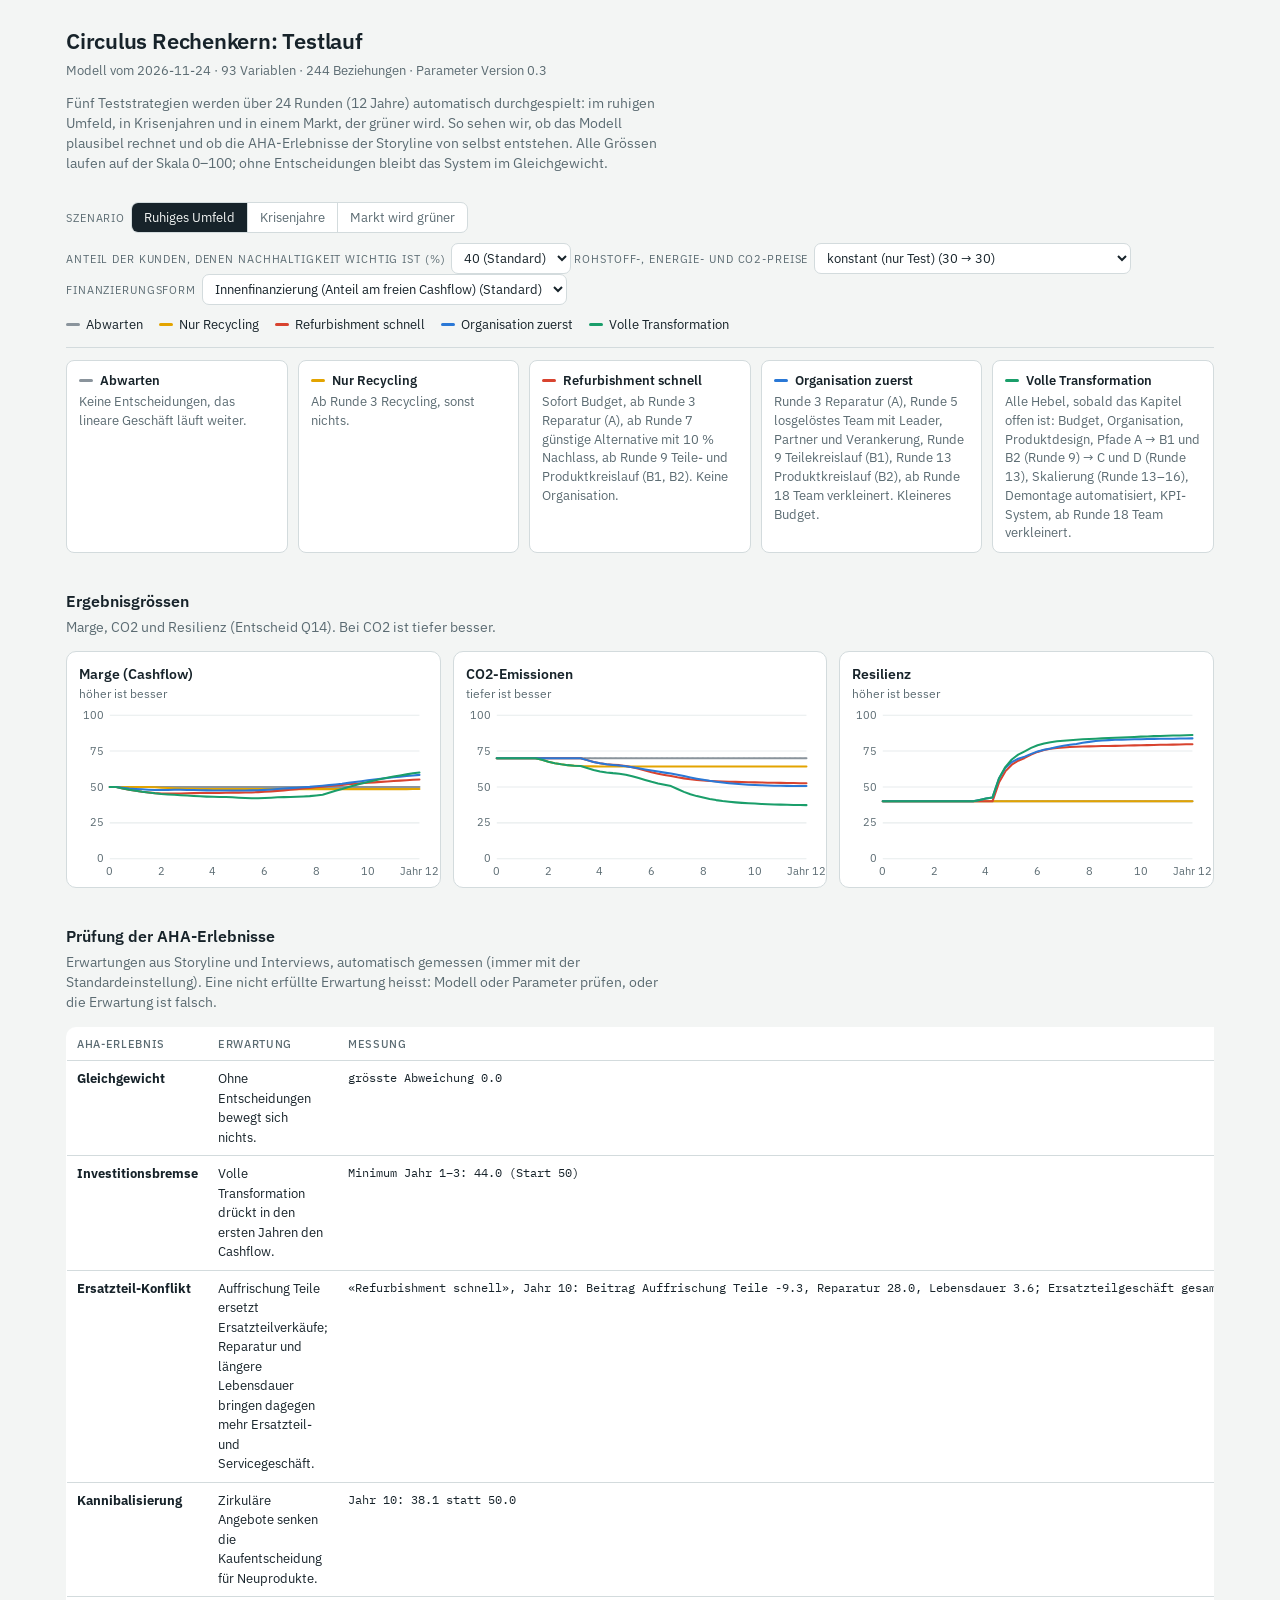
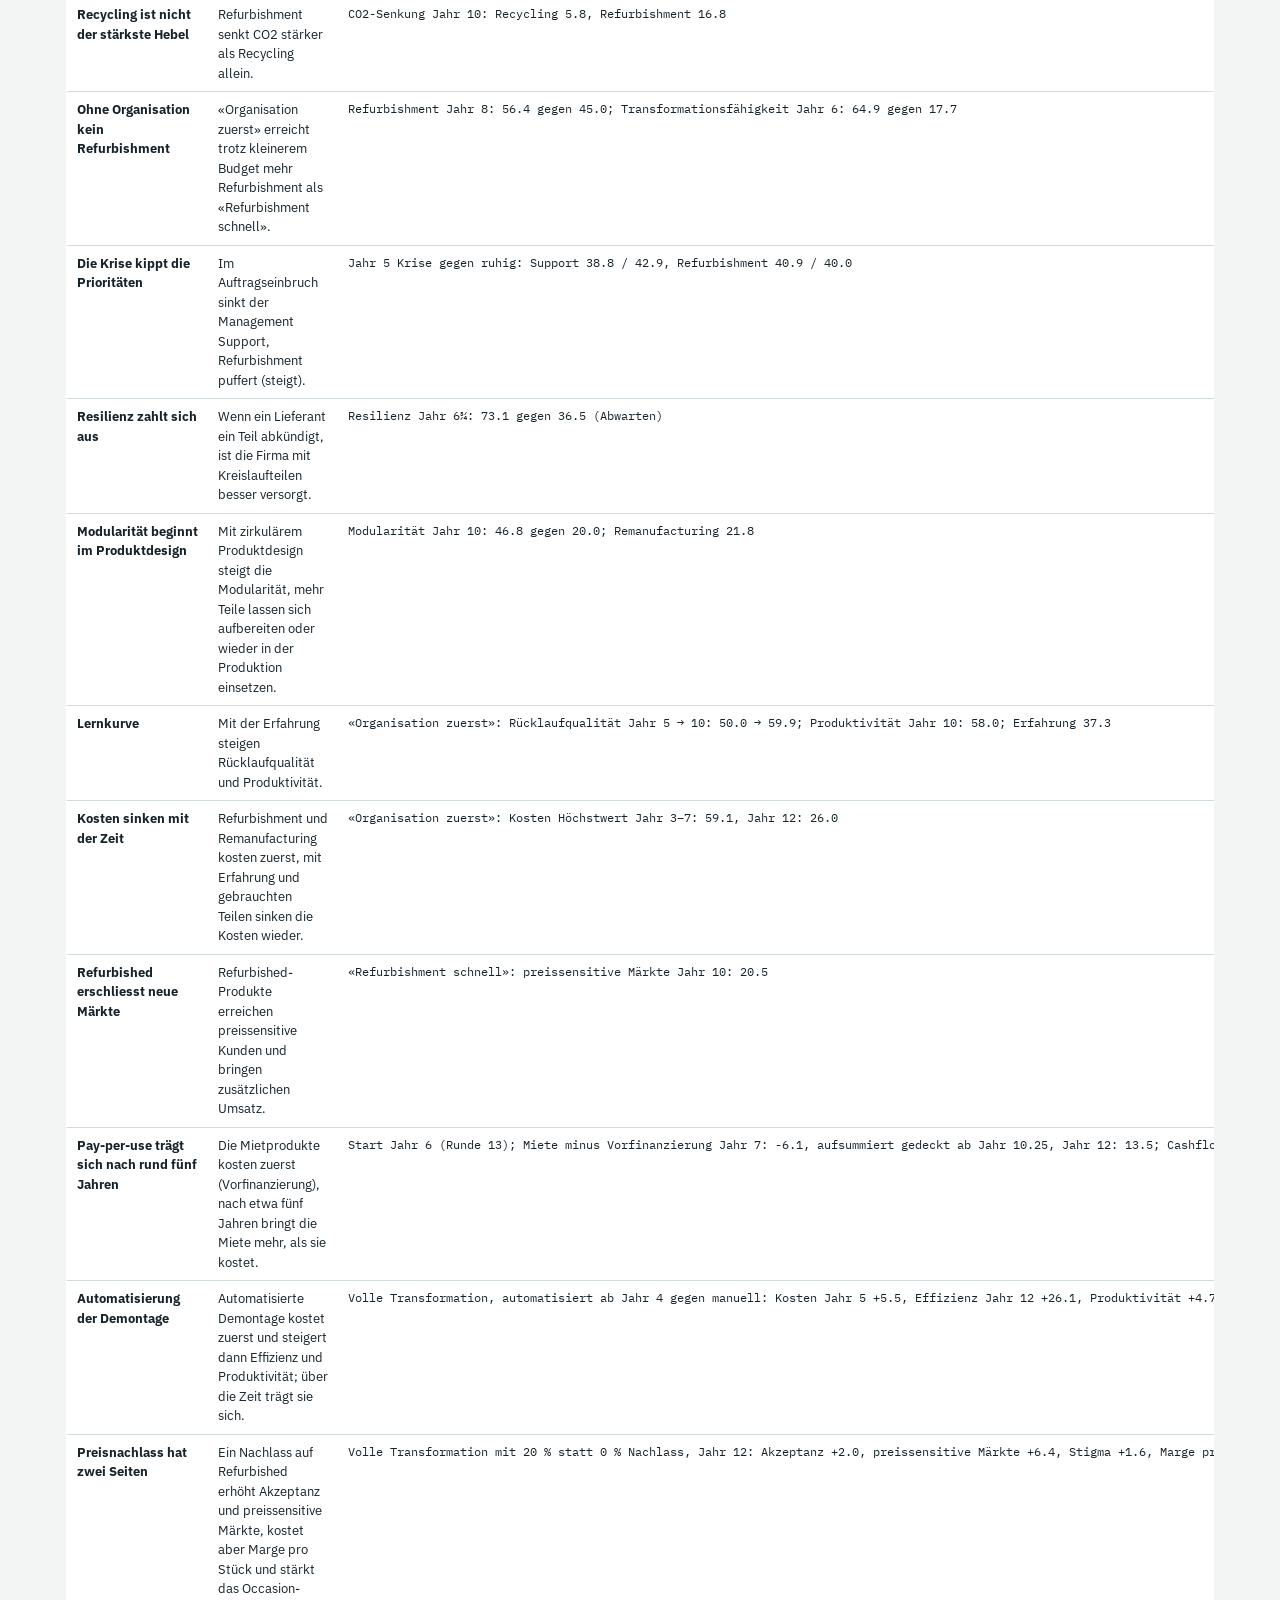
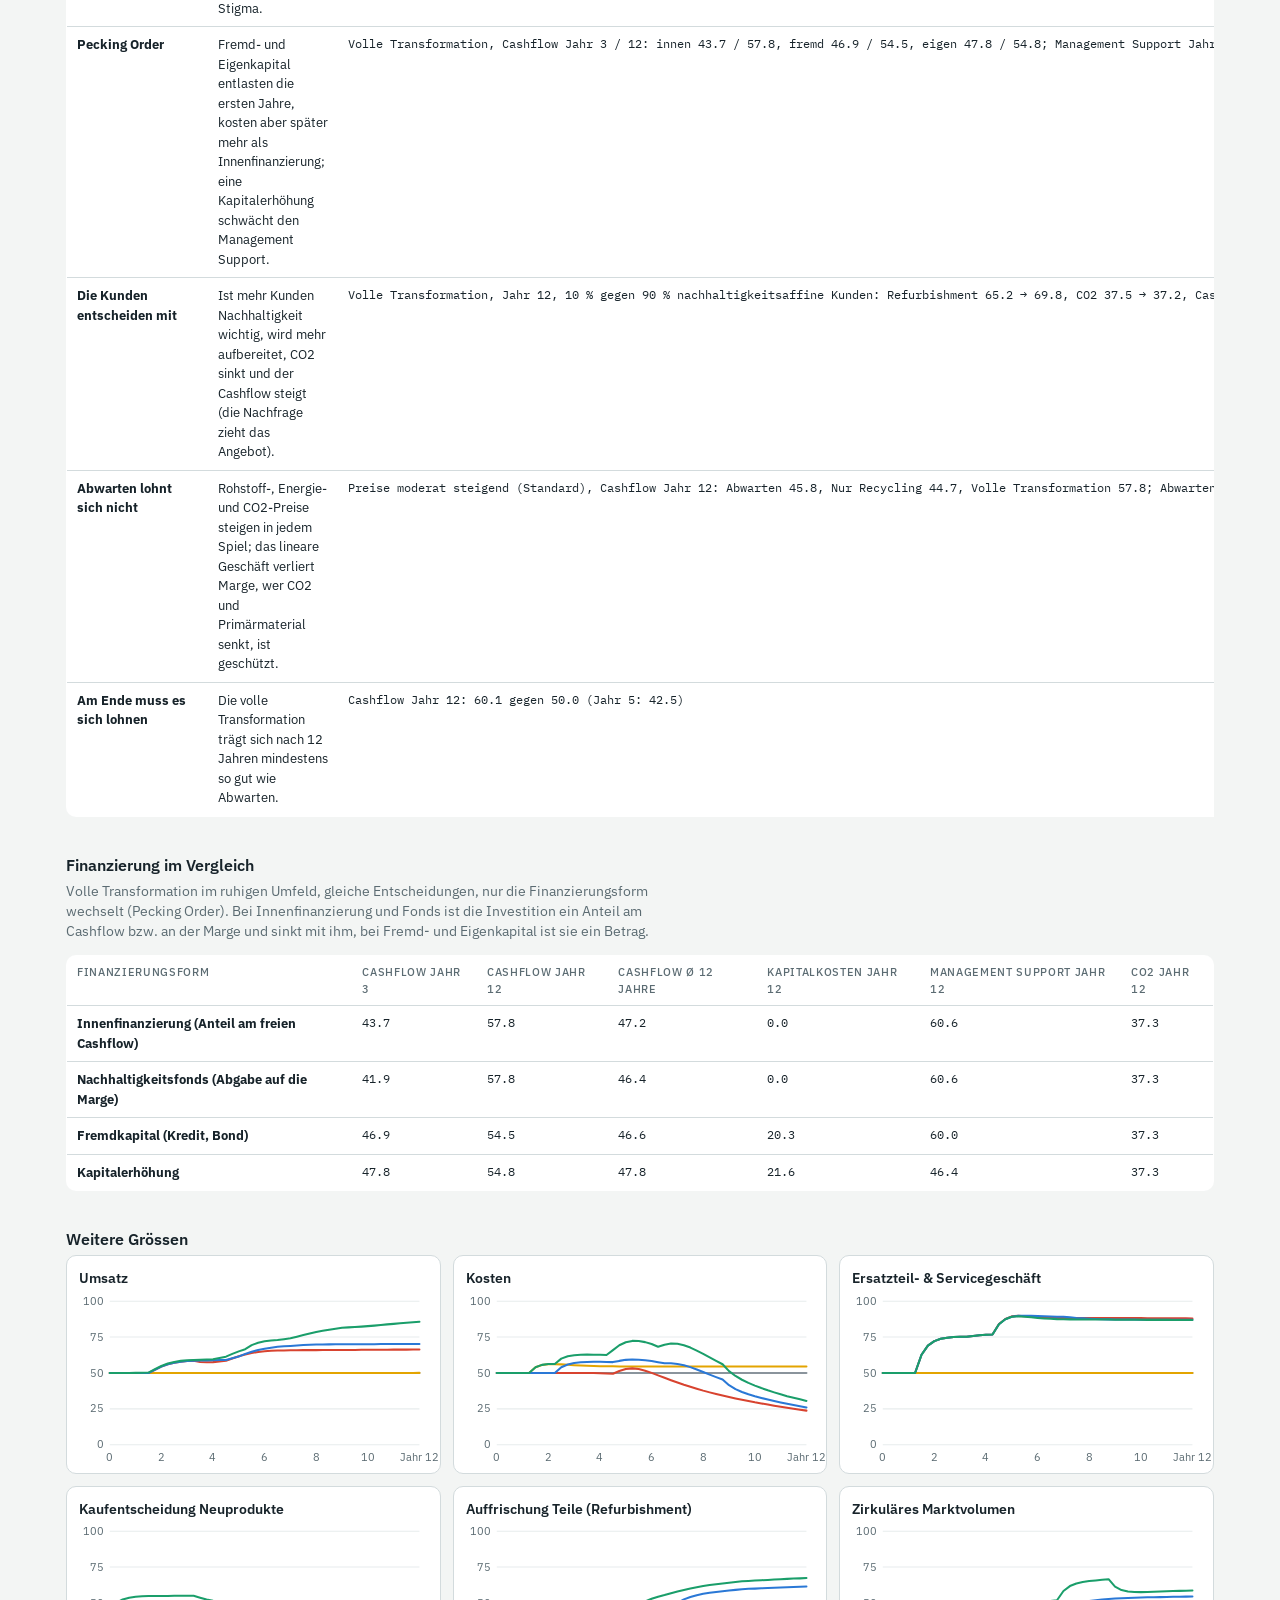
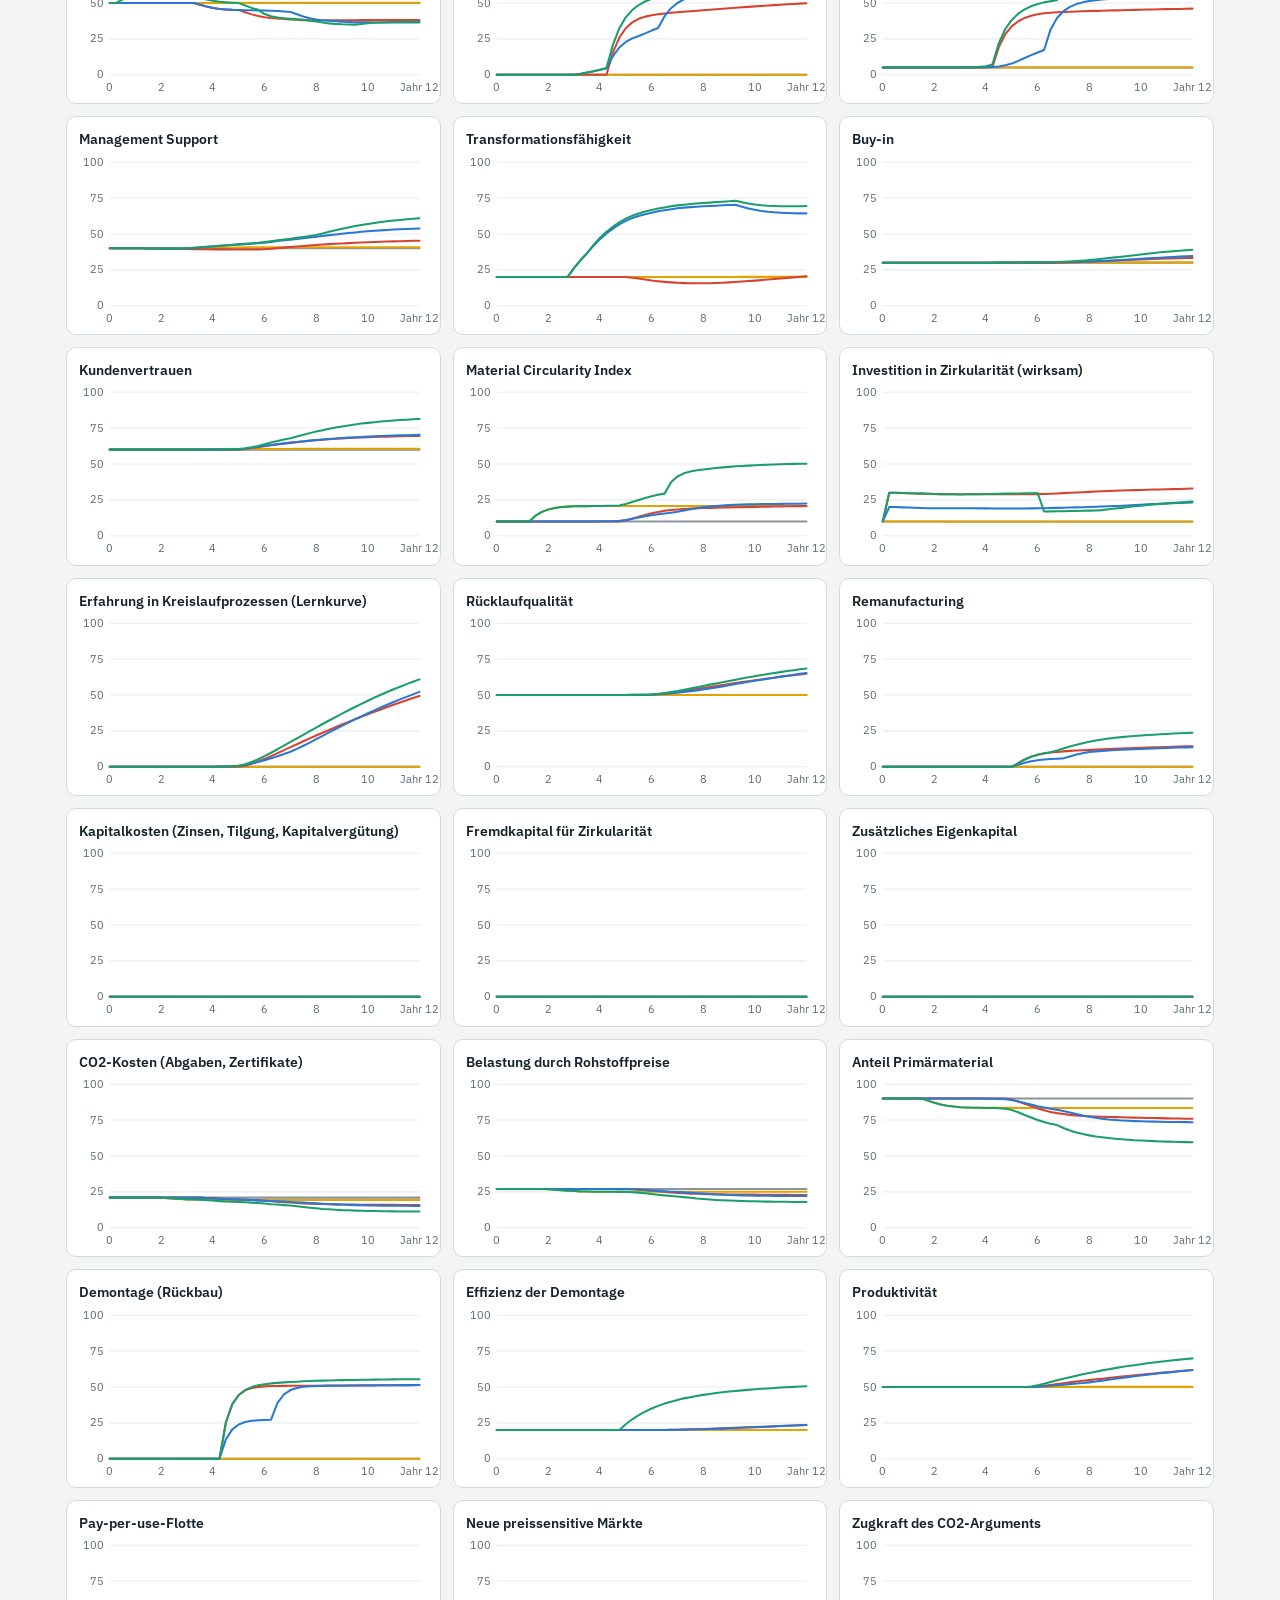
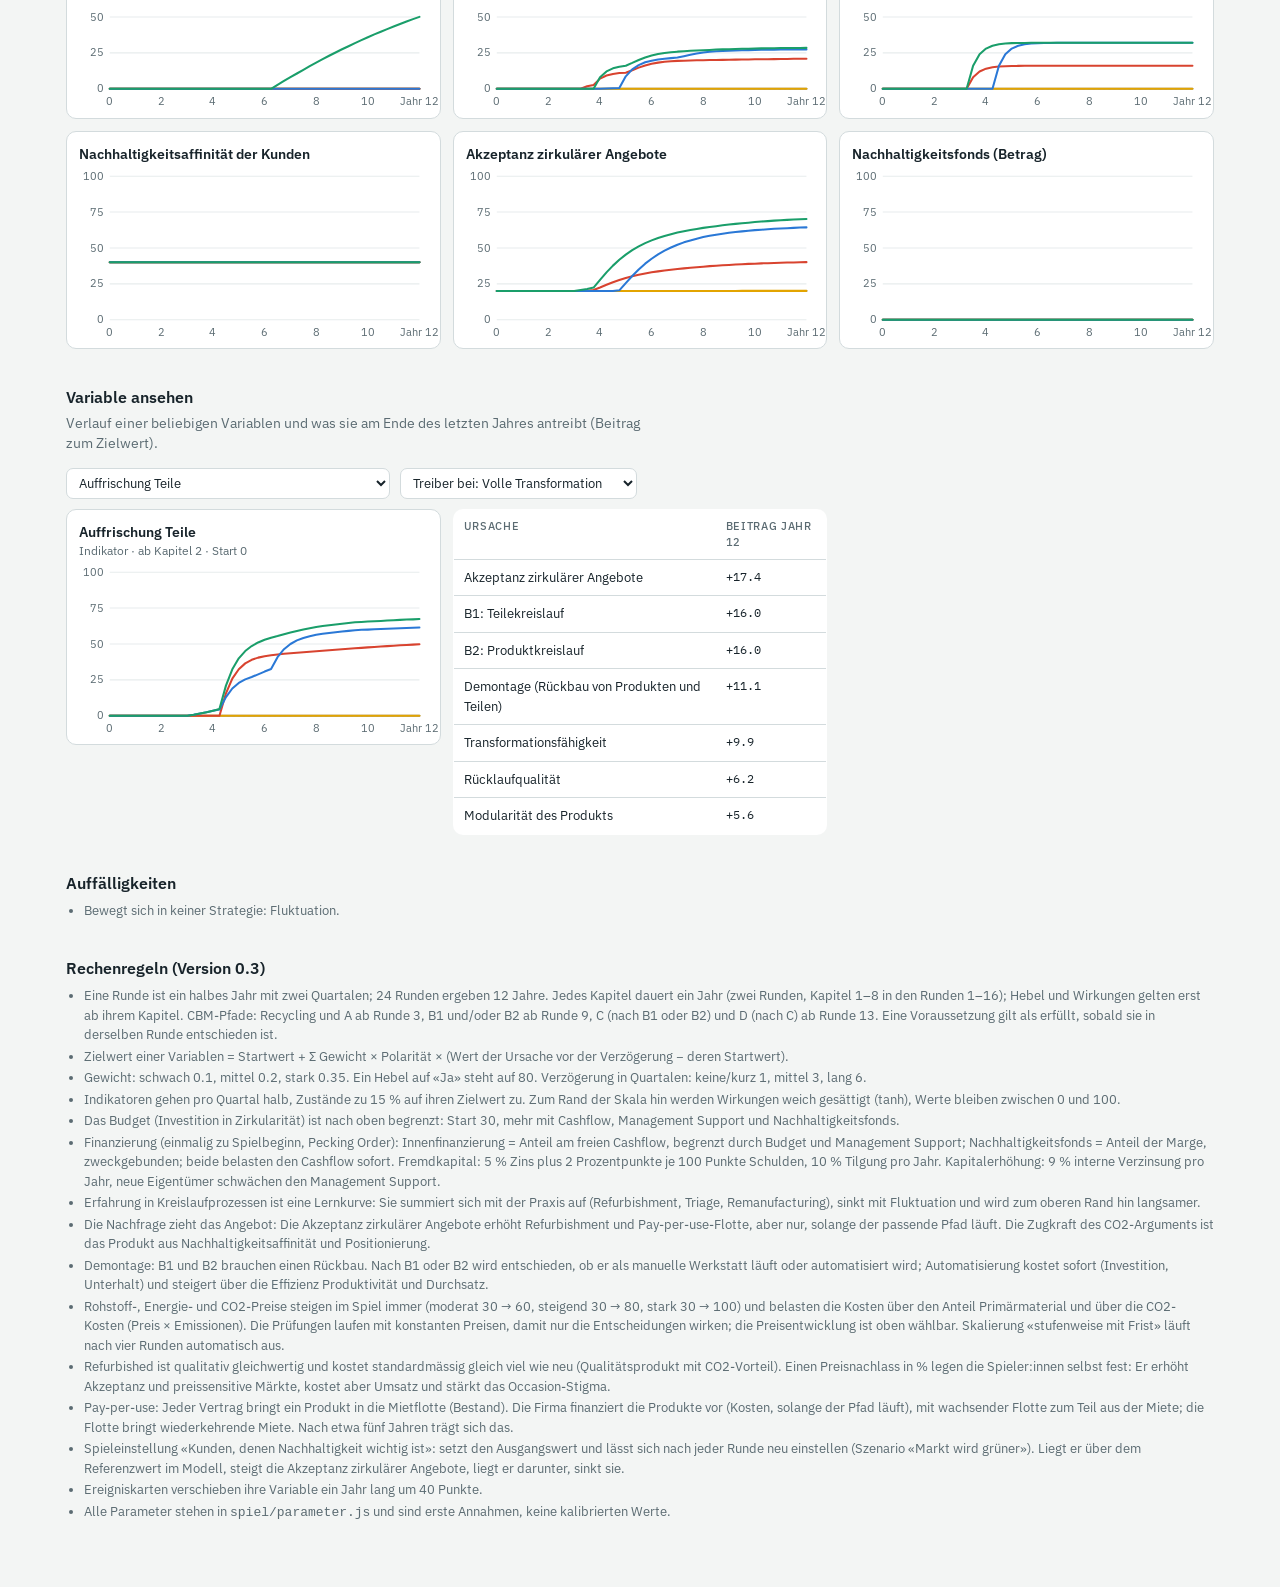
<file: testlauf.html>
<!doctype html>
<html lang="de">
<head>
<meta charset="utf-8">
<meta name="viewport" content="width=device-width, initial-scale=1">
<title>Circulus Testlauf</title>
<link rel="preconnect" href="https://fonts.googleapis.com">
<link rel="preconnect" href="https://fonts.gstatic.com" crossorigin>
<link rel="stylesheet" href="https://fonts.googleapis.com/css2?family=IBM+Plex+Mono:wght@500&family=IBM+Plex+Sans:wght@400;500;600&display=swap">
<style>
:root {
  --bg: #F3F5F4; --surface: #FFFFFF; --fg: #17232A; --muted: #5B6B72; --line: #D3DBDD; --grid: #E7ECED;
  --accent: #0B7A88; --ok: #1F7A3A; --ok-bg: #E3F1E6; --bad: #B5432D; --bad-bg: #F8E3DD;
  /* Strategiefarben (Entscheid Team): Abwarten grau, Nur Recycling gelb, Refurbishment schnell rot, Organisation zuerst blau, Volle Transformation grün */
  --s1: #8a949c; --s2: #e3a400; --s3: #d8432f; --s4: #2a78d6; --s5: #1a9e6a;
  --font-ui: "IBM Plex Sans", "Helvetica Neue", Arial, sans-serif;
  --font-mono: "IBM Plex Mono", ui-monospace, Menlo, monospace;
}
@media (prefers-color-scheme: dark) { :root:not([data-theme="light"]) {
  --bg: #111719; --surface: #1A2327; --fg: #E5ECEE; --muted: #95A5AC; --line: #2C393E; --grid: #243034;
  --accent: #3CC3D3; --ok: #6FCF8A; --ok-bg: #1B3324; --bad: #FF8C70; --bad-bg: #3A2019;
  --s1: #8d979f; --s2: #e6b220; --s3: #ec5a45; --s4: #4a92ec; --s5: #2bb47e;
  color-scheme: dark;
} }
:root[data-theme="dark"] {
  --bg: #111719; --surface: #1A2327; --fg: #E5ECEE; --muted: #95A5AC; --line: #2C393E; --grid: #243034;
  --accent: #3CC3D3; --ok: #6FCF8A; --ok-bg: #1B3324; --bad: #FF8C70; --bad-bg: #3A2019;
  --s1: #8d979f; --s2: #e6b220; --s3: #ec5a45; --s4: #4a92ec; --s5: #2bb47e;
  color-scheme: dark;
}
* { box-sizing: border-box; }
body { margin: 0; background: var(--bg); color: var(--fg); font-family: var(--font-ui); font-size: 14px; line-height: 1.5; }
main { max-width: 1180px; margin: 0 auto; padding: 24px 16px 64px; }
h1 { font-size: 22px; font-weight: 600; margin: 0; letter-spacing: -.01em; }
h2 { font-size: 16px; font-weight: 600; margin: 36px 0 4px; }
.sub { color: var(--muted); margin: 4px 0 0; font-size: 13px; }
p.lead { color: var(--muted); margin: 0 0 14px; max-width: 75ch; font-size: 13.5px; }
.bar { position: sticky; top: 0; z-index: 5; background: var(--bg); padding: 12px 0; border-bottom: 1px solid var(--line); display: flex; flex-wrap: wrap; gap: 10px 20px; align-items: center; margin-top: 16px; }
.seg { display: inline-flex; border: 1px solid var(--line); border-radius: 7px; overflow: hidden; background: var(--surface); }
.seg button { font: inherit; border: 0; background: none; padding: 5px 12px; font-size: 13px; cursor: pointer; color: var(--muted); }
.seg button + button { border-left: 1px solid var(--line); }
.seg button[aria-pressed="true"] { background: var(--fg); color: var(--bg); }
.lbl { font-size: 11px; text-transform: uppercase; letter-spacing: .08em; color: var(--muted); margin-right: 6px; }
.legend { display: flex; flex-wrap: wrap; gap: 6px 16px; font-size: 13px; }
.legend span { display: inline-flex; align-items: center; gap: 6px; }
.legend i { width: 14px; height: 3px; border-radius: 2px; display: inline-block; }
.strat { display: grid; grid-template-columns: repeat(auto-fill, minmax(210px, 1fr)); gap: 10px; margin-top: 12px; }
.strat div { background: var(--surface); border: 1px solid var(--line); border-radius: 8px; padding: 10px 12px; font-size: 12.5px; color: var(--muted); }
.strat b { display: flex; align-items: center; gap: 7px; color: var(--fg); font-weight: 600; font-size: 13px; margin-bottom: 2px; }
.strat i { width: 14px; height: 3px; border-radius: 2px; }
.grid { display: grid; grid-template-columns: repeat(auto-fill, minmax(340px, 1fr)); gap: 12px; }
.grid.big { grid-template-columns: repeat(auto-fill, minmax(360px, 1fr)); }
.card { background: var(--surface); border: 1px solid var(--line); border-radius: 10px; padding: 12px 12px 6px; position: relative; }
.card h3 { margin: 0; font-size: 13.5px; font-weight: 600; }
.card .hint { font-size: 12px; color: var(--muted); margin: 0 0 4px; }
svg.chart { width: 100%; height: auto; max-height: 260px; display: block; overflow: visible; }
svg.chart text { font-family: var(--font-ui); font-size: 10.5px; fill: var(--muted); }
.tip { position: absolute; pointer-events: none; background: var(--fg); color: var(--bg); font-size: 12px; padding: 6px 8px; border-radius: 6px; white-space: nowrap; z-index: 3; display: none; font-variant-numeric: tabular-nums; }
.tip i { display: inline-block; width: 10px; height: 3px; border-radius: 2px; margin-right: 5px; vertical-align: middle; }
table { width: 100%; border-collapse: collapse; background: var(--surface); border: 1px solid var(--line); border-radius: 10px; overflow: hidden; font-size: 13px; }
th, td { text-align: left; padding: 8px 10px; border-bottom: 1px solid var(--line); vertical-align: top; }
th { font-size: 11px; text-transform: uppercase; letter-spacing: .06em; color: var(--muted); font-weight: 500; }
td.num { font-family: var(--font-mono); font-size: 12px; white-space: nowrap; }
.badge { display: inline-block; padding: 1px 8px; border-radius: 10px; font-size: 12px; font-weight: 600; white-space: nowrap; }
.badge.ok { background: var(--ok-bg); color: var(--ok); }
.badge.bad { background: var(--bad-bg); color: var(--bad); }
.scroll { overflow-x: auto; }
select { font: inherit; font-size: 13px; padding: 5px 8px; border: 1px solid var(--line); border-radius: 7px; background: var(--surface); color: var(--fg); }
ul.notes { margin: 6px 0 0; padding-left: 18px; color: var(--muted); font-size: 13px; }
ul.notes li { margin: 2px 0; }
details { margin-top: 10px; }
summary { cursor: pointer; color: var(--accent); font-size: 13px; }
</style>
</head>
<body>
<main>
  <h1>Circulus Rechenkern: Testlauf</h1>
  <p class="sub" id="meta"></p>
  <p class="lead" style="margin-top:12px">Fünf Teststrategien werden über 24 Runden (12 Jahre) automatisch durchgespielt: im ruhigen Umfeld, in Krisenjahren und in einem Markt, der grüner wird. So sehen wir, ob das Modell plausibel rechnet und ob die AHA-Erlebnisse der Storyline von selbst entstehen. Alle Grössen laufen auf der Skala 0–100; ohne Entscheidungen bleibt das System im Gleichgewicht.</p>

  <div class="bar">
    <div><span class="lbl">Szenario</span><span class="seg" id="szen"></span></div>
    <div id="einst"></div>
    <div class="legend" id="legend"></div>
  </div>

  <div class="strat" id="strat"></div>

  <h2>Ergebnisgrössen</h2>
  <p class="lead">Marge, CO2 und Resilienz (Entscheid Q14). Bei CO2 ist tiefer besser.</p>
  <div class="grid big" id="ergebnis"></div>

  <h2>Prüfung der AHA-Erlebnisse</h2>
  <p class="lead">Erwartungen aus Storyline und Interviews, automatisch gemessen (immer mit der Standardeinstellung). Eine nicht erfüllte Erwartung heisst: Modell oder Parameter prüfen, oder die Erwartung ist falsch.</p>
  <div class="scroll"><table id="checks"></table></div>

  <h2>Finanzierung im Vergleich</h2>
  <p class="lead">Volle Transformation im ruhigen Umfeld, gleiche Entscheidungen, nur die Finanzierungsform wechselt (Pecking Order). Bei Innenfinanzierung und Fonds ist die Investition ein Anteil am Cashflow bzw. an der Marge und sinkt mit ihm, bei Fremd- und Eigenkapital ist sie ein Betrag.</p>
  <div class="scroll"><table id="finanz"></table></div>

  <h2>Weitere Grössen</h2>
  <div class="grid" id="weitere"></div>

  <h2>Variable ansehen</h2>
  <p class="lead">Verlauf einer beliebigen Variablen und was sie am Ende des letzten Jahres antreibt (Beitrag zum Zielwert).</p>
  <div style="display:flex;flex-wrap:wrap;gap:10px;align-items:center;margin-bottom:10px">
    <select id="varsel" aria-label="Variable"></select>
    <select id="stratsel" aria-label="Strategie für die Treiber"></select>
  </div>
  <div class="grid big"><div id="varchart"></div><div class="scroll"><table id="treiber"></table></div></div>

  <h2>Auffälligkeiten</h2>
  <ul class="notes" id="notes"></ul>

  <h2>Rechenregeln (Version <span id="ver"></span>)</h2>
  <ul class="notes">
    <li>Eine Runde ist ein halbes Jahr mit zwei Quartalen; 24 Runden ergeben 12 Jahre. Jedes Kapitel dauert ein Jahr (zwei Runden, Kapitel 1–8 in den Runden 1–16); Hebel und Wirkungen gelten erst ab ihrem Kapitel. CBM-Pfade: Recycling und A ab Runde 3, B1 und/oder B2 ab Runde 9, C (nach B1 oder B2) und D (nach C) ab Runde 13. Eine Voraussetzung gilt als erfüllt, sobald sie in derselben Runde entschieden ist.</li>
    <li>Zielwert einer Variablen = Startwert + Σ Gewicht × Polarität × (Wert der Ursache vor der Verzögerung − deren Startwert).</li>
    <li>Gewicht: schwach 0.1, mittel 0.2, stark 0.35. Ein Hebel auf «Ja» steht auf 80. Verzögerung in Quartalen: keine/kurz 1, mittel 3, lang 6.</li>
    <li>Indikatoren gehen pro Quartal halb, Zustände zu 15 % auf ihren Zielwert zu. Zum Rand der Skala hin werden Wirkungen weich gesättigt (tanh), Werte bleiben zwischen 0 und 100.</li>
    <li>Das Budget (Investition in Zirkularität) ist nach oben begrenzt: Start 30, mehr mit Cashflow, Management Support und Nachhaltigkeitsfonds.</li>
    <li>Finanzierung (einmalig zu Spielbeginn, Pecking Order): Innenfinanzierung = Anteil am freien Cashflow, begrenzt durch Budget und Management Support; Nachhaltigkeitsfonds = Anteil der Marge, zweckgebunden; beide belasten den Cashflow sofort. Fremdkapital: 5 % Zins plus 2 Prozentpunkte je 100 Punkte Schulden, 10 % Tilgung pro Jahr. Kapitalerhöhung: 9 % interne Verzinsung pro Jahr, neue Eigentümer schwächen den Management Support.</li>
    <li>Erfahrung in Kreislaufprozessen ist eine Lernkurve: Sie summiert sich mit der Praxis auf (Refurbishment, Triage, Remanufacturing), sinkt mit Fluktuation und wird zum oberen Rand hin langsamer.</li>
    <li>Die Nachfrage zieht das Angebot: Die Akzeptanz zirkulärer Angebote erhöht Refurbishment und Pay-per-use-Flotte, aber nur, solange der passende Pfad läuft. Die Zugkraft des CO2-Arguments ist das Produkt aus Nachhaltigkeitsaffinität und Positionierung.</li>
    <li>Demontage: B1 und B2 brauchen einen Rückbau. Nach B1 oder B2 wird entschieden, ob er als manuelle Werkstatt läuft oder automatisiert wird; Automatisierung kostet sofort (Investition, Unterhalt) und steigert über die Effizienz Produktivität und Durchsatz.</li>
    <li>Rohstoff-, Energie- und CO2-Preise steigen im Spiel immer (moderat 30 → 60, steigend 30 → 80, stark 30 → 100) und belasten die Kosten über den Anteil Primärmaterial und über die CO2-Kosten (Preis × Emissionen). Die Prüfungen laufen mit konstanten Preisen, damit nur die Entscheidungen wirken; die Preisentwicklung ist oben wählbar. Skalierung «stufenweise mit Frist» läuft nach vier Runden automatisch aus.</li>
    <li>Refurbished ist qualitativ gleichwertig und kostet standardmässig gleich viel wie neu (Qualitätsprodukt mit CO2-Vorteil). Einen Preisnachlass in % legen die Spieler:innen selbst fest: Er erhöht Akzeptanz und preissensitive Märkte, kostet aber Umsatz und stärkt das Occasion-Stigma.</li>
    <li>Pay-per-use: Jeder Vertrag bringt ein Produkt in die Mietflotte (Bestand). Die Firma finanziert die Produkte vor (Kosten, solange der Pfad läuft), mit wachsender Flotte zum Teil aus der Miete; die Flotte bringt wiederkehrende Miete. Nach etwa fünf Jahren trägt sich das.</li>
    <li>Spieleinstellung «Kunden, denen Nachhaltigkeit wichtig ist»: setzt den Ausgangswert und lässt sich nach jeder Runde neu einstellen (Szenario «Markt wird grüner»). Liegt er über dem Referenzwert im Modell, steigt die Akzeptanz zirkulärer Angebote, liegt er darunter, sinkt sie.</li>
    <li>Ereigniskarten verschieben ihre Variable ein Jahr lang um 40 Punkte.</li>
    <li>Alle Parameter stehen in <code>spiel/parameter.js</code> und sind erste Annahmen, keine kalibrierten Werte.</li>
  </ul>
</main>

<script>/*
 * Circulus – Parameter des Rechenkerns (Version 0.2, Kalibrierung nach Rückmeldungen des Teams)
 *
 * Alles, was die Zahlen im Spiel bestimmt und nicht im Excel steht, ist hier gesammelt.
 * Das Excel liefert Startwerte, Polaritäten, Stärke (schwach/mittel/stark) und Verzögerung.
 * Diese Datei übersetzt die Wörter in Zahlen und legt die Optionen der Hebel fest.
 */
(function (root) {
  "use strict";
  const P = {
    version: "0.3",
    schritteProRunde: 2,            // Entscheid Team: 1 Runde = ½ Jahr = 2 Quartale
    runden: 24,                     // Entscheid Team 2026-11-24 (Variante 2): 24 Runden = 12 Jahre
    // Storyline: jedes Kapitel dauert ein Jahr (zwei Runden): Runde 3 Recycling und A, Runde 9 B1 und/oder B2,
    // Runde 13 C und D; Kapitel 8 ab Runde 15, danach volles System bis Runde 24.
    kapitelProRunde: [1,  1,  2,  2,  3,  3,  4,  4,  5,  5,  6,  6,  7,  7,  8,  8,  8,  8,  8,  8,  8,  8,  8,  8],

    // Wirkung pro Punkt Abweichung der Ursache vom Startwert
    gewicht: { schwach: 0.1, mittel: 0.2, stark: 0.35 },
    // Verzögerung in Quartalen
    verzoegerung: { keine: 1, kurz: 1, mittel: 3, lang: 6 },
    // Wie schnell eine Variable pro Quartal auf ihren Zielwert zugeht (1 = sofort)
    anpassung: { Indikator: 0.5, Zustand: 0.15 },
    // Wirkungen zum Rand hin weich sättigen (tanh) statt hart bei 0 und 100 abschneiden
    weicheSaettigung: true,

    // Voraussetzungen (z. B. B1 → C): die Ursache muss mindestens diesen Wert haben
    voraussetzungSchwelle: 50,
    // Hebel, bei denen EINE der Voraussetzungen genügt (Entscheid Team: C nach B1 oder B2; das Manuskript verlangt beide)
    voraussetzungOder: ["C Combined Product & Parts Flows", "Disassembly Mode"],

    // Hebel mit eingehenden Wirkungen: Spieler:in wählt, das System begrenzt.
    // Obergrenze = Start + Summe der Wirkungen (z. B. Budget hängt an Cashflow und Management Support)
    obergrenze: {
      "Investment in Circularity": 30,
      "Upgrade in the Field": 20,
    },

    // Bestände, die sich aufsummieren (Lernkurve), mit Lernrate pro Quartal
    bestand: { "Circular Process Experience": 0.25, "Pay-per-use Fleet": 0.12 }, // Flotte: Miete deckt die Produkte in ~5 Jahren

    // Finanzierung (Entscheid Team 2026-11-24): Pecking Order, einmalige Wahl zu Spielbeginn
    finanzierung: {
      hebel: "Financing Form", investition: "Investment in Circularity", cashflow: "Cashflow",
      fonds: "Sustainability Fund", schulden: "Debt for Circularity", eigenkapital: "Additional Equity", kosten: "Capital Costs",
      formen: [
        ["innen", "Innenfinanzierung (Anteil am freien Cashflow)"],
        ["fonds", "Nachhaltigkeitsfonds (Abgabe auf die Marge)"],
        ["fremd", "Fremdkapital (Kredit, Bond)"],
        ["eigen", "Kapitalerhöhung"],
      ],
      standard: "innen",
      zins: 0.05,              // Fremdkapitalzins pro Jahr (generisch, Entscheid Team)
      zinsAnstieg: 0.02,       // Zinsaufschlag pro 100 Punkte Schulden: mehr Fremdkapital, mehr Zins
      tilgung: 0.10,           // Tilgung pro Jahr (Laufzeit rund 10 Jahre)
      eigenkapitalZins: 0.09,  // interne Verzinsung des neuen Eigenkapitals pro Jahr
      skala: 3,                // Anzeige der Bestände: 300 Punkte Kapital = 100
      // Wirkungen, die nur bei bestimmten Finanzierungsformen gelten
      nurBei: { "Investment in Circularity→Cashflow": ["innen", "fonds"] },
    },

    // Variablen, die das Produkt zweier Ursachen sind (Ziel = A × B / 100): wirkt nur, wenn beide hoch sind
    produkt: { "CO2 Argument Appeal": ["Customer Sustainability Affinity", "Refurbished Positioning"],
               "Resource Cost Burden": ["Resource Price", "Virgin Material Share"],
               "CO2 Cost": ["Resource Price", "CO2"] },

    // Wirkungen, die nur zählen, solange ein Hebel läuft («Ursache→Wirkung»: [Hebel …])
    // Die Nachfrage zieht das Angebot, aber nur, wenn es ein Angebot gibt.
    nurMit: {
      "Customer Acceptance of Circular Offers→Refurbishment Parts": ["A Product Repair", "B1 Parts Circulation", "B2 Product Circulation"],
      "Customer Acceptance of Circular Offers→Pay-per-use Fleet": ["D Pay-per-use"],
    },

    // Spieleinstellungen zu Spielbeginn (Ausgangswert, die Wirkung wird gegen den Startwert im Excel gemessen)
    einstellungen: {
      "Customer Sustainability Affinity": { label: "Anteil der Kunden, denen Nachhaltigkeit wichtig ist (%)", min: 0, max: 100, schritt: 10 },
    },

    // Ereigniskarten: Ausschlag auf die Variable und Dauer in Runden
    karte: { ausschlag: 40, dauerRunden: 2 },   // ein Jahr

    // Optionen der Hebel (Spalte «Entscheidungsform (Spiel)»). Erste Option = Ausgangslage.
    // «regler: true» = stufenlos 0–100.
    hebel: {
      "Marketing": [["sachlich mit Daten", 50], ["zurückhaltend", 30], ["als «grün» vermarkten", 75]],
      "Price": [["halten", 50], ["senken", 35], ["erhöhen", 65]],
      "Investment in Circularity": { regler: true },
      "Recycling": "janein",
      "A Product Repair": "janein",
      "B1 Parts Circulation": "janein",
      "B2 Product Circulation": "janein",
      "C Combined Product & Parts Flows": "janein",
      "D Pay-per-use": "janein",
      "Scaling Investment": [["nicht freigeben", 0], ["stufenweise mit Frist", 50], ["voll freigeben", 100]],
      // Entscheid Team 2026-11-24: losgelöstes Team wirkt am besten, kein Team und Stabsstelle kaum
      "Cross-functional Team": [["kein Team", 0], ["Stabsstelle beim CEO", 15], ["losgelöstes Team (Exploration)", 80], ["verkleinert, in die Linie überführt", 30]],
      "Team Leader": [["kein klarer Leader", 0], ["Leader mit Mandat ernennen", 80]],
      "Partner Integration": "janein",
      "KPI System": [["nur finanziell", 0], ["kombiniert", 80]],
      "Circular Product Design": [["keine Vorgaben", 0], ["Richtlinien", 50], ["Gate im Entwicklungsprozess", 80]],
      "Anchoring": { mehrfach: [["Nachfolge Leader regeln", 30], ["Circular Economy Kriterien in Gates integrieren", 30], ["Ziele und Bonus koppeln", 30]] },
      "Sales & Service Partner Involvement": [["bewusst ausschliessen", 0], ["einbinden", 80]],
      "Upgrade in the Field": "janein",
      // Entscheid Team 2026-11-24: Standard ist das gleichwertige Qualitätsprodukt zum Neupreis; ein Nachlass ist ein eigener Entscheid
      "Refurbished Positioning": [["keine aktive Positionierung", 0], ["günstige Alternative", 40], ["Qualitätsprodukt mit CO2-Vorteil", 80]],
      "Refurbished Discount": { regler: true },
      // Entscheid Team 2026-11-24: Rückbau als manuelle Werkstatt oder automatisiert (erst nach B1 oder B2)
      "Disassembly Mode": [["manuelle Werkstattfertigung", 0], ["Automatisierung (Demontage-Technologien)", 80]],   // Preisnachlass in % gegenüber neu (0 = gleicher Preis)
    },
    janein: [["Nein", 0], ["Ja", 80]],
    // Optionen mit Frist: laufen nach n Runden automatisch aus (Entscheid Team 2026-11-24)
    frist: { "Scaling Investment": { "stufenweise mit Frist": 4 } },
    // Preispfade für Rohstoffe, Energie und CO2 (Spieleinstellung): [Bezeichnung, Startwert, Endwert]
    preise: {
      variable: "Resource Price",
      // Entscheid Team: Preise steigen immer, damit sich Abwarten nicht lohnt. «konstant» nur für Prüfungen im Testlauf.
      pfade: { moderat: ["moderat steigend", 30, 60], steigend: ["steigend", 30, 80], stark: ["stark steigend", 30, 100], konstant: ["konstant (nur Test)", 30, 30] },
      spielbar: ["moderat", "steigend", "stark"],
      standard: "moderat",
    },
    // Optionen, die erst ab einem späteren Kapitel wählbar sind
    optionAb: { "Cross-functional Team": { "verkleinert, in die Linie überführt": 5 } },

    // Ergebnisgrössen (Entscheid Q14): Marge, CO2, Resilienz
    ergebnis: [
      { name: "Cashflow", label: "Marge (Cashflow)", besser: 1 },
      { name: "CO2", label: "CO2-Emissionen", besser: -1 },
      { name: "Resilience", label: "Resilienz", besser: 1 },
    ],
  };
  if (typeof module !== "undefined" && module.exports) module.exports = P;
  else root.CIRCULUS_PARAMETER = P;
})(typeof self !== "undefined" ? self : this);
</script>
<script>/*
 * Circulus – Rechenkern (Version 0.3)
 *
 * Übersetzt das Causal Loop Diagram in eine Simulation mit Runden (je ein halbes Jahr) und Schritten (Quartale).
 *
 * Rechenregel pro Quartal, für jede Variable, die im aktuellen Kapitel aktiv ist:
 *   Ziel = Startwert + Σ Gewicht × Polarität × (Ursache vor «Verzögerung» Quartalen − Startwert der Ursache)
 *                    + Ausschlag aktiver Ereigniskarten
 *   Indikator / Zustand:  Wert += Anpassung × (Ziel − Wert)      (Zustände reagieren träger)
 *   Bestand (Lernkurve):  Wert += Lernrate × Σ … (summiert sich auf, statt einem Zielwert zu folgen)
 *   Hebel:                Wert = Wahl der Spieler:innen, ggf. begrenzt durch eine Obergrenze (z. B. Budget)
 *                         oder als Anteil einer anderen Grösse (z. B. Fonds = Abgabesatz × Cashflow)
 *   Ereignis / Extern:    Wert = Startwert + Ausschlag der Ereigniskarten
 *   Produkt (P.produkt):  Ziel = Ursache 1 × Ursache 2 / 100 (wirkt nur, wenn beide hoch sind)
 * Finanzierung (P.finanzierung): Die Finanzierungsform wird einmal zu Spielbeginn gewählt.
 *   Innenfinanzierung: Investition = Anteil × freier Cashflow, begrenzt durch Budget (Cashflow, Management Support)
 *   Fonds:             Investition = Anteil × Marge, zweckgebunden (keine Budgetgrenze); der Fonds zeigt den Betrag
 *   Fremdkapital:      Investition = Betrag; Schulden wachsen mit der Investition, Kosten = (Zins + Tilgung) × Schulden,
 *                      der Zins steigt mit der Verschuldung
 *   Kapitalerhöhung:   Investition = Betrag; Eigenkapital wächst, Kosten = interner Zinssatz × Eigenkapital
 *   Nur bei Innenfinanzierung und Fonds belastet die Investition den Cashflow direkt (P.finanzierung.nurBei).
 * Wirkungen mit Bedingung (P.nurMit) zählen nur, solange ein bestimmter Hebel läuft (Anteil Wert / 80, höchstens 1).
 * Spieleinstellungen (z. B. Nachhaltigkeitsaffinität) setzen den Ausgangswert einer Variablen; ihre Wirkung auf
 * andere wird weiterhin gegen den Referenzwert aus dem Excel gemessen, so dass die Einstellung das System bewegt.
 * Alle Werte bleiben zwischen 0 und 100; Wirkungen werden zum Rand hin weich gesättigt (tanh). Ohne Entscheidungen bleibt das System im Gleichgewicht.
 *
 * Läuft im Browser (global «Circulus») und in Node (module.exports).
 */
(function (root) {
  "use strict";

  const clamp = (x) => (x < 0 ? 0 : x > 100 ? 100 : x);
  // Weiche Sättigung: Wirkungen werden zum Rand hin schwächer, statt hart bei 0 oder 100 abzuschneiden
  function saettigen(start, summe, weich) {
    if (!weich) return clamp(start + summe);
    const raum = summe >= 0 ? 100 - start : start;
    if (raum <= 0) return start;
    return start + Math.sign(summe) * raum * Math.tanh(Math.abs(summe) / raum);
  }

  function vorbereiten(modell, P) {
    const vars = modell.variablen.map((v, i) => ({ ...v, i, rein: [], voraus: [] }));
    const idx = Object.fromEntries(vars.map((v) => [v.name, v.i]));
    for (const b of modell.beziehungen) {
      const ziel = vars[idx[b.nach]];
      if (b.art === "Voraussetzung") { ziel.voraus.push(idx[b.von]); continue; }
      const gate = (P.nurMit?.[`${b.von}→${b.nach}`] || []).map((n) => idx[n]);
      const formen = P.finanzierung?.nurBei?.[`${b.von}→${b.nach}`] || null;
      ziel.rein.push({
        id: b.id, von: idx[b.von], pol: b.pol, kapitel: b.kapitel, gate, formen,
        w: P.gewicht[b.staerke] ?? P.gewicht.mittel,
        lag: Math.max(1, P.verzoegerung[b.verzoegerung] ?? 1),
      });
    }
    return { vars, idx };
  }

  function optionen(P, name) {
    const h = P.hebel[name];
    if (!h) return null;
    if (h === "janein") return { art: "optionen", liste: P.janein };
    if (h.regler) return { art: "regler" };
    if (h.mehrfach) return { art: "mehrfach", liste: h.mehrfach };
    return { art: "optionen", liste: h };
  }

  // einstellungen: { Variablenname: Ausgangswert, finanzierung: "innen" | "fonds" | "fremd" | "eigen" }
  function neuesSpiel(modell, P, einstellungen = {}) {
    const { vars, idx } = vorbereiten(modell, P);
    const start = Float64Array.from(vars, (v) => v.start);            // Referenz für Wirkungen auf andere
    const basis = Float64Array.from(vars, (v) => einstellungen[v.name] ?? v.start); // eigener Ausgangswert
    const wahl = {};
    for (const v of vars) {
      if (v.typ !== "Hebel") continue;
      const o = optionen(P, v.name);
      wahl[v.name] = o && o.art === "optionen" ? o.liste[0][1] : o && o.art === "mehrfach" ? 0 : v.start;
    }
    return {
      modell, P, vars, idx, start, basis, wahl, einstellungen,
      form: einstellungen.finanzierung || P.finanzierung?.standard || "innen",
      preise: einstellungen.preise || P.preise?.standard || null,   // Preispfad für Rohstoffe, Energie, CO2
      fristen: {},                                                  // Hebel mit Frist: { name: Runde, ab der er zurückgesetzt wird }
      fin: { schulden: 0, eigenkapital: 0 },              // Bestände der Finanzierung (ungedeckelt)
      verlauf: [Float64Array.from(basis)],   // ein Eintrag pro Quartal, Index 0 = Start
      runde: 0, karten: [], log: [],
      kapitel: P.kapitelProRunde[0],
    };
  }

  const wert = (s, name, t = s.verlauf.length - 1) => s.verlauf[Math.max(0, Math.min(t, s.verlauf.length - 1))][s.idx[name]];

  function verfuegbar(s, name) {
    const v = s.vars[s.idx[name]];
    if (!v || v.typ !== "Hebel") return { ok: false, grund: "kein Hebel" };
    if (v.kapitel > s.kapitel) return { ok: false, grund: `ab Kapitel ${v.kapitel}` };
    // Voraussetzung erfüllt, wenn die Ursache den Schwellenwert hat oder (bei Hebeln) in dieser Runde schon so entschieden ist
    const stand = (j) => Math.max(wert(s, s.vars[j].name), s.vars[j].typ === "Hebel" ? s.wahl[s.vars[j].name] ?? 0 : 0);
    const fehlt = v.voraus.filter((j) => stand(j) < s.P.voraussetzungSchwelle).map((j) => s.vars[j].name);
    const oder = (s.P.voraussetzungOder || []).includes(name);
    if (oder ? fehlt.length && fehlt.length === v.voraus.length : fehlt.length)
      return { ok: false, grund: "braucht zuerst: " + fehlt.join(oder ? " oder " : ", ") };
    return { ok: true };
  }

  // auswahl: Optionstext, Zahl (Regler) oder Liste von Optionstexten (Mehrfachwahl)
  function entscheide(s, name, auswahl) {
    const ok = verfuegbar(s, name);
    if (!ok.ok) { s.log.push({ runde: s.runde + 1, typ: "abgelehnt", hebel: name, grund: ok.grund }); return false; }
    const o = optionen(s.P, name);
    let w;
    if (typeof auswahl === "number") w = auswahl;
    else if (Array.isArray(auswahl)) w = auswahl.reduce((a, t) => a + (o.liste.find((x) => x[0] === t)?.[1] ?? 0), 0);
    else w = o?.liste?.find((x) => x[0] === auswahl)?.[1];
    if (w === undefined) throw new Error(`Unbekannte Option «${auswahl}» für ${name}`);
    const ab = typeof auswahl === "string" ? s.P.optionAb?.[name]?.[auswahl] : undefined;
    if (ab !== undefined && s.kapitel < ab) { s.log.push({ runde: s.runde + 1, typ: "abgelehnt", hebel: name, grund: `Option ab Kapitel ${ab}` }); return false; }
    s.wahl[name] = clamp(w);
    const frist = typeof auswahl === "string" ? s.P.frist?.[name]?.[auswahl] : undefined;
    if (frist) s.fristen[name] = s.runde + 1 + frist; else delete s.fristen[name];
    s.log.push({ runde: s.runde + 1, typ: "entscheid", hebel: name, auswahl });
    return true;
  }

  // Spieleinstellung (z. B. Nachhaltigkeitsaffinität) während des Spiels neu setzen; wirkt ab dem nächsten Quartal
  function stelleEin(s, name, wert) {
    const i = s.idx[name];
    if (i === undefined) throw new Error("Unbekannte Variable " + name);
    s.basis[i] = clamp(wert);
    s.log.push({ runde: s.runde + 1, typ: "einstellung", variable: name, wert });
  }

  // Finanzierungsform: nur vor der ersten Runde wählbar, gilt für das ganze Spiel
  function waehleFinanzierung(s, form) {
    const F = s.P.finanzierung;
    if (!F.formen.some(([k]) => k === form)) throw new Error("Unbekannte Finanzierungsform " + form);
    if (s.runde > 0) { s.log.push({ runde: s.runde + 1, typ: "abgelehnt", hebel: F.hebel, grund: "nur zu Spielbeginn wählbar" }); return false; }
    s.form = form;
    s.log.push({ runde: 1, typ: "finanzierung", form });
    return true;
  }

  function zieheKarte(s, kartenName) {
    const k = s.modell.karten.find((x) => x.name === kartenName);
    if (!k) throw new Error("Unbekannte Karte " + kartenName);
    const t0 = s.verlauf.length;
    s.karten.push({ ...k, i: s.idx[k.variable], delta: k.richtung * s.P.karte.ausschlag,
                    bis: t0 + s.P.karte.dauerRunden * s.P.schritteProRunde });
    s.log.push({ runde: s.runde + 1, typ: "karte", karte: k.name });
  }

  // Bedingung einer Wirkung: 1, wenn keine; sonst stärkster Bedingungs-Hebel / 80 (höchstens 1)
  const bedingung = (e, zeile, form) => (e.formen && !e.formen.includes(form) ? 0
    : e.gate.length ? Math.min(1, Math.max(...e.gate.map((j) => zeile[j])) / 80) : 1);

  // Beitrag jeder eingehenden Wirkung zum Ziel einer Variablen (für Auswertung und Erklärung)
  function beitraege(s, name, t = s.verlauf.length - 1) {
    const v = s.vars[s.idx[name]];
    return v.rein.filter((e) => e.kapitel <= s.kapitel).map((e) => ({
      id: e.id, von: s.vars[e.von].name,
      beitrag: e.w * e.pol * bedingung(e, s.verlauf[t], s.form) * (s.verlauf[Math.max(0, t - e.lag)][e.von] - s.start[e.von]),
    })).sort((a, b) => Math.abs(b.beitrag) - Math.abs(a.beitrag));
  }

  function schritt(s) {
    const t = s.verlauf.length, alt = s.verlauf[t - 1], neu = new Float64Array(alt.length);
    const F = s.P.finanzierung, fSpezial = new Set(F ? [F.fonds, F.schulden, F.eigenkapital, F.kosten, F.hebel] : []);
    const extern = new Float64Array(alt.length);
    for (const k of s.karten) if (t < k.bis) extern[k.i] += k.delta;
    for (const v of s.vars) {
      if (v.kapitel > s.kapitel) { neu[v.i] = s.basis[v.i]; continue; }
      let summe = extern[v.i];
      for (const e of v.rein) {
        if (e.kapitel > s.kapitel) continue;
        summe += e.w * e.pol * bedingung(e, alt, s.form) * (s.verlauf[Math.max(0, t - e.lag)][e.von] - s.start[e.von]);
      }
      const lern = s.P.bestand?.[v.name], anteil = s.P.anteilVon?.[v.name], produkt = s.P.produkt?.[v.name];
      if (F && v.name === F.investition) {
        // Investition je nach Finanzierungsform
        const w = s.wahl[v.name] ?? v.start, j = s.idx[F.cashflow];
        const f = Math.max(0, Math.min(2, s.start[j] > 0 ? alt[j] / s.start[j] : 1)), cap = s.P.obergrenze[v.name];
        neu[v.i] = s.form === "innen" ? Math.min(clamp(w * f), clamp(cap + summe))
          : s.form === "fonds" ? clamp(w * f) : clamp(w);
      } else if (F && fSpezial.has(v.name)) {
        neu[v.i] = 0;                                     // wird unten aus der Finanzierung berechnet
      } else if (v.typ === "Hebel") {
        const w = s.wahl[v.name] ?? v.start, cap = s.P.obergrenze[v.name];
        if (anteil) {
          const j = s.idx[anteil], f = s.start[j] > 0 ? alt[j] / s.start[j] : 1;
          neu[v.i] = clamp(w * Math.max(0, Math.min(2, f)));
        } else neu[v.i] = cap === undefined ? w : Math.min(w, clamp(cap + summe));
      } else if (v.typ === "Ereignis" || v.typ === "Extern") {
        neu[v.i] = clamp(s.basis[v.i] + extern[v.i]);
      } else if (produkt) {
        const [a, b] = produkt.map((n) => alt[s.idx[n]]), ziel = clamp((a * b) / 100), k = s.P.anpassung[v.typ] ?? 0.5;
        neu[v.i] = alt[v.i] + k * (ziel - alt[v.i]);
      } else if (lern !== undefined) {
        // Lernkurve: wächst mit der Praxis, langsamer je näher an 100; Verlust (negativ) proportional zum Bestand
        const x = alt[v.i], d = lern * summe;
        neu[v.i] = clamp(x + (d >= 0 ? d * (100 - x) / 100 : d * x / 100));
      } else {
        const ziel = saettigen(s.basis[v.i], summe, s.P.weicheSaettigung), a = s.P.anpassung[v.typ] ?? 0.5;
        neu[v.i] = alt[v.i] + a * (ziel - alt[v.i]);
      }
    }
    if (F) finanzieren(s, alt, neu);
    s.verlauf.push(neu);
  }

  // Bestände und Kosten der Finanzierung (ein Schritt = ein Quartal)
  function finanzieren(s, alt, neu) {
    const F = s.P.finanzierung, dt = 0.25, i = (n) => s.idx[n];
    const inv = neu[i(F.investition)], zusatz = Math.max(0, inv - s.start[i(F.investition)]);
    const fin = s.fin;
    if (s.form === "fremd") fin.schulden += zusatz * dt;
    fin.schulden = Math.max(0, fin.schulden - F.tilgung * fin.schulden * dt);
    if (s.form === "eigen") fin.eigenkapital += zusatz * dt;
    const zins = F.zins + F.zinsAnstieg * fin.schulden / 100;
    neu[i(F.fonds)] = s.form === "fonds" ? inv : 0;
    neu[i(F.schulden)] = clamp(fin.schulden / F.skala);
    neu[i(F.eigenkapital)] = clamp(fin.eigenkapital / F.skala);
    neu[i(F.kosten)] = clamp((zins + F.tilgung) * fin.schulden + F.eigenkapitalZins * fin.eigenkapital);
    neu[i(F.hebel)] = 0;
  }

  // Restliche Runden eines Hebels mit Frist (0 = keine Frist)
  const fristRest = (s, name) => (s.fristen[name] ? s.fristen[name] - (s.runde + 1) : 0);

  function spieleRunde(s) {
    s.kapitel = s.P.kapitelProRunde[Math.min(s.runde, s.P.kapitelProRunde.length - 1)];
    // Preispfad: linear vom Start- zum Endwert über das ganze Spiel
    const pf = s.preise && s.P.preise?.pfade[s.preise];
    if (pf) { const i = s.idx[s.P.preise.variable], f = s.runde / Math.max(1, s.P.runden - 1); s.basis[i] = clamp(pf[1] + (pf[2] - pf[1]) * f); }
    for (let q = 0; q < s.P.schritteProRunde; q++) schritt(s);
    s.runde += 1;
    s.kapitel = s.P.kapitelProRunde[Math.min(s.runde, s.P.kapitelProRunde.length - 1)];
    // Abgelaufene Fristen: Hebel auf die Ausgangsoption zurücksetzen
    for (const [name, bis] of Object.entries(s.fristen)) {
      if (s.runde + 1 >= bis) {
        const o = optionen(s.P, name);
        s.wahl[name] = o.art === "optionen" ? o.liste[0][1] : 0;
        delete s.fristen[name];
        s.log.push({ runde: s.runde + 1, typ: "abgelaufen", hebel: name });
      }
    }
  }

  // Strategie: { entscheide: { runde: { Hebel: Auswahl } } },  Szenario: { karten: { runde: [Kartenname] }, einstellungen: { runde: { Variable: Wert } } }
  function simuliere(modell, P, strategie, szenario = {}, einstellungen = {}) {
    const s = neuesSpiel(modell, P, einstellungen);
    if (strategie.finanzierung && !einstellungen.finanzierung) waehleFinanzierung(s, strategie.finanzierung);
    for (let r = 1; r <= P.runden; r++) {
      s.kapitel = P.kapitelProRunde[Math.min(r - 1, P.kapitelProRunde.length - 1)];
      for (const [n, w] of Object.entries({ ...szenario.einstellungen?.[r], ...strategie.einstellungen?.[r] })) stelleEin(s, n, w);
      for (const [h, a] of Object.entries(strategie.entscheide?.[r] || {})) entscheide(s, h, a);
      for (const k of szenario.karten?.[r] || []) zieheKarte(s, k);
      spieleRunde(s);
    }
    return s;
  }

  const api = { neuesSpiel, optionen, verfuegbar, entscheide, fristRest, waehleFinanzierung, stelleEin, zieheKarte, spieleRunde, simuliere, wert, beitraege };
  if (typeof module !== "undefined" && module.exports) module.exports = api;
  else root.Circulus = api;
})(typeof self !== "undefined" ? self : this);
</script>
<script>/*
 * Circulus – Teststrategien und Szenarien für den Rechenkern
 * Jede Strategie legt fest, in welcher Runde (halbes Jahr) welcher Hebel wie gestellt wird.
 * Ein Hebel ist erst ab seinem Kapitel wählbar (Kapitel k beginnt in Runde 2k − 1).
 */
(function (root) {
  "use strict";
  const strategien = [
    {
      key: "abwarten", name: "Abwarten",
      beschreibung: "Keine Entscheidungen, das lineare Geschäft läuft weiter.",
      entscheide: {},
    },
    {
      key: "recycling", name: "Nur Recycling",
      beschreibung: "Ab Runde 3 Recycling, sonst nichts.",
      entscheide: { 3: { "Recycling": "Ja" } },
    },
    {
      key: "refurb", name: "Refurbishment schnell",
      beschreibung: "Sofort Budget, ab Runde 3 Reparatur (A), ab Runde 7 günstige Alternative mit 10 % Nachlass, ab Runde 9 Teile- und Produktkreislauf (B1, B2). Keine Organisation.",
      entscheide: {
        1: { "Investment in Circularity": 40 },
        3: { "A Product Repair": "Ja" },
        7: { "Refurbished Positioning": "günstige Alternative", "Refurbished Discount": 10 },
        9: { "B1 Parts Circulation": "Ja", "B2 Product Circulation": "Ja" },
      },
    },
    {
      key: "organisation", name: "Organisation zuerst",
      beschreibung: "Runde 3 Reparatur (A), Runde 5 losgelöstes Team mit Leader, Partner und Verankerung, Runde 9 Teilekreislauf (B1), Runde 13 Produktkreislauf (B2), ab Runde 18 Team verkleinert. Kleineres Budget.",
      entscheide: {
        1: { "Investment in Circularity": 20 },
        3: { "A Product Repair": "Ja" },
        5: { "Cross-functional Team": "losgelöstes Team (Exploration)", "Team Leader": "Leader mit Mandat ernennen", "Partner Integration": "Ja", "Anchoring": ["Nachfolge Leader regeln", "Ziele und Bonus koppeln"] },
        9: { "Sales & Service Partner Involvement": "einbinden", "Refurbished Positioning": "Qualitätsprodukt mit CO2-Vorteil", "B1 Parts Circulation": "Ja" },
        13: { "B2 Product Circulation": "Ja" },
        18: { "Cross-functional Team": "verkleinert, in die Linie überführt" },
      },
    },
    {
      key: "voll", name: "Volle Transformation",
      beschreibung: "Alle Hebel, sobald das Kapitel offen ist: Budget, Organisation, Produktdesign, Pfade A → B1 und B2 (Runde 9) → C und D (Runde 13), Skalierung (Runde 13–16), Demontage automatisiert, KPI-System, ab Runde 18 Team verkleinert.",
      entscheide: {
        1: { "Investment in Circularity": 40, "Marketing": "als «grün» vermarkten" },
        3: { "Recycling": "Ja", "A Product Repair": "Ja" },
        5: { "Cross-functional Team": "losgelöstes Team (Exploration)", "Team Leader": "Leader mit Mandat ernennen", "Partner Integration": "Ja", "Anchoring": ["Nachfolge Leader regeln", "Circular Economy Kriterien in Gates integrieren", "Ziele und Bonus koppeln"] },
        7: { "Sales & Service Partner Involvement": "einbinden", "Refurbished Positioning": "Qualitätsprodukt mit CO2-Vorteil" },
        9: { "B1 Parts Circulation": "Ja", "B2 Product Circulation": "Ja", "Disassembly Mode": "Automatisierung (Demontage-Technologien)" },
        11: { "Circular Product Design": "Gate im Entwicklungsprozess", "Upgrade in the Field": "Ja" },
        13: { "C Combined Product & Parts Flows": "Ja", "D Pay-per-use": "Ja", "Scaling Investment": "stufenweise mit Frist", "Investment in Circularity": 20 },
        15: { "KPI System": "kombiniert" },
        18: { "Cross-functional Team": "verkleinert, in die Linie überführt" },
      },
    },
  ];

  // Runde r beginnt bei Jahr (r − 1) / 2; Karten wirken ein Jahr (zwei Runden)
  const szenarien = [
    { key: "ruhig", name: "Ruhiges Umfeld", beschreibung: "Keine Ereigniskarten.", karten: {} },
    {
      key: "krise", name: "Krisenjahre",
      beschreibung: "Runde 7 Auftragseinbruch, Runde 9 geht der Champion, Runde 11 kündigt ein Lieferant ein Teil ab.",
      karten: { 7: ["Auftragseinbruch, Entlassungen"], 9: ["Champion geht"], 11: ["Lieferant kündigt Teil ab"] },
    },
    {
      key: "gruen", name: "Markt wird grüner",
      beschreibung: "Keine Ereigniskarten. Der Anteil der Kunden, denen Nachhaltigkeit wichtig ist, steigt von 40 auf 60 (Runde 7) und 75 % (Runde 13).",
      karten: {}, einstellungen: { 7: { "Customer Sustainability Affinity": 60 }, 13: { "Customer Sustainability Affinity": 75 } },
    },
  ];

  const api = { strategien, szenarien };
  if (typeof module !== "undefined" && module.exports) module.exports = api;
  else root.CIRCULUS_STRATEGIEN = api;
})(typeof self !== "undefined" ? self : this);
</script>
<script>
"use strict";
const MODELL = {"stand": "2026-11-24", "variablen": [{"name": "Marketing", "de": "Marketing & Kundenkommunikation", "bereich": "Wirtschaft", "typ": "Hebel", "start": 50.0, "kapitel": 1, "entscheidungsform": "Optionen: nicht kommunizieren / sachlich mit Daten / als «grün» vermarkten"}, {"name": "Price", "de": "Preis", "bereich": "Wirtschaft", "typ": "Hebel", "start": 50.0, "kapitel": 1, "entscheidungsform": "Optionen: senken / halten / erhöhen"}, {"name": "Customer Sustainability Affinity", "de": "Nachhaltigkeitsaffinität der Kunden", "bereich": "Wirtschaft", "typ": "Indikator", "start": 40.0, "kapitel": 1, "entscheidungsform": "Spieleinstellung: Anteil der Kunden, denen Nachhaltigkeit wichtig ist (0–100 %); zu Beginn festgelegt, nach jeder Runde neu einstellbar"}, {"name": "Purchase Decision", "de": "Kaufentscheidung Neuprodukte", "bereich": "Wirtschaft", "typ": "Indikator", "start": 50.0, "kapitel": 1, "entscheidungsform": null}, {"name": "Sales", "de": "Absatz Neuprodukte", "bereich": "Wirtschaft", "typ": "Indikator", "start": 50.0, "kapitel": 1, "entscheidungsform": null}, {"name": "Production Volume", "de": "Produktionsvolumen", "bereich": "Wirtschaft", "typ": "Indikator", "start": 50.0, "kapitel": 1, "entscheidungsform": null}, {"name": "Revenue", "de": "Umsatz", "bereich": "Wirtschaft", "typ": "Indikator", "start": 50.0, "kapitel": 1, "entscheidungsform": null}, {"name": "Costs", "de": "Kosten", "bereich": "Wirtschaft", "typ": "Indikator", "start": 50.0, "kapitel": 1, "entscheidungsform": null}, {"name": "Logistics Costs", "de": "Logistikkosten", "bereich": "Wirtschaft", "typ": "Indikator", "start": 30.0, "kapitel": 1, "entscheidungsform": null}, {"name": "Cashflow", "de": "Cashflow / Liquidität", "bereich": "Wirtschaft", "typ": "Zustand", "start": 50.0, "kapitel": 1, "entscheidungsform": null}, {"name": "Investment in Circularity", "de": "Investition in Zirkularität", "bereich": "Wirtschaft", "typ": "Hebel", "start": 10.0, "kapitel": 1, "entscheidungsform": "Regler 0–100: bei Innenfinanzierung Anteil am freien Cashflow, beim Fonds Anteil der Marge, bei Fremd- oder Eigenkapital Investitionsbetrag"}, {"name": "Customer Trust", "de": "Kundenvertrauen", "bereich": "Wirtschaft", "typ": "Zustand", "start": 60.0, "kapitel": 1, "entscheidungsform": null}, {"name": "Installed Base", "de": "Installierte Basis", "bereich": "Wirtschaft", "typ": "Zustand", "start": 50.0, "kapitel": 1, "entscheidungsform": null}, {"name": "Circular Market Volume", "de": "Zirkuläres Marktvolumen", "bereich": "Wirtschaft", "typ": "Indikator", "start": 5.0, "kapitel": 2, "entscheidungsform": null}, {"name": "Service Quality", "de": "Servicequalität", "bereich": "Wirtschaft", "typ": "Indikator", "start": 50.0, "kapitel": 4, "entscheidungsform": null}, {"name": "Connectivity of the Product", "de": "Konnektivität des Produkts", "bereich": "Wirtschaft", "typ": "Zustand", "start": 10.0, "kapitel": 5, "entscheidungsform": null}, {"name": "Product Condition Analysis", "de": "Zustandsanalyse", "bereich": "Wirtschaft", "typ": "Indikator", "start": 10.0, "kapitel": 5, "entscheidungsform": null}, {"name": "Triage of Circular Parts", "de": "Triage zirkulärer Teile", "bereich": "Wirtschaft", "typ": "Indikator", "start": 10.0, "kapitel": 5, "entscheidungsform": null}, {"name": "Reverse Logistic", "de": "Rücklogistik", "bereich": "Wirtschaft", "typ": "Indikator", "start": 10.0, "kapitel": 5, "entscheidungsform": null}, {"name": "Return Volume", "de": "Rücklaufvolumen", "bereich": "Wirtschaft", "typ": "Indikator", "start": 5.0, "kapitel": 5, "entscheidungsform": null}, {"name": "Return Quality", "de": "Rücklaufqualität", "bereich": "Wirtschaft", "typ": "Indikator", "start": 50.0, "kapitel": 5, "entscheidungsform": null}, {"name": "Supply Chain Shock", "de": "Supply-Chain-Schock", "bereich": "Wirtschaft", "typ": "Ereignis", "start": 0.0, "kapitel": 5, "entscheidungsform": null}, {"name": "Scouting", "de": "Scouting", "bereich": "Wirtschaft", "typ": "Indikator", "start": 0.0, "kapitel": 5, "entscheidungsform": null}, {"name": "Refurbishment Parts", "de": "Auffrischung Teile", "bereich": "Wirtschaft", "typ": "Indikator", "start": 0.0, "kapitel": 2, "entscheidungsform": null}, {"name": "Supplier Collaboration", "de": "Lieferantenzusammenarbeit", "bereich": "Wirtschaft", "typ": "Indikator", "start": 20.0, "kapitel": 3, "entscheidungsform": null}, {"name": "Customer Collaboration", "de": "Kundenzusammenarbeit", "bereich": "Wirtschaft", "typ": "Indikator", "start": 20.0, "kapitel": 4, "entscheidungsform": null}, {"name": "Coordination of Product & Parts Flows", "de": "Koordination Produkt- & Teileflüsse", "bereich": "Wirtschaft", "typ": "Indikator", "start": 0.0, "kapitel": 7, "entscheidungsform": null}, {"name": "Recycling", "de": "Recycling", "bereich": "Wirtschaft", "typ": "Hebel", "start": 0.0, "kapitel": 2, "entscheidungsform": "Ja / Nein"}, {"name": "Customer Acceptance of Circular Offers", "de": "Akzeptanz zirkulärer Angebote", "bereich": "Wirtschaft", "typ": "Zustand", "start": 20.0, "kapitel": 4, "entscheidungsform": null}, {"name": "Preference for New Products", "de": "Präferenz für Neuprodukte", "bereich": "Wirtschaft", "typ": "Ereignis", "start": 0.0, "kapitel": 4, "entscheidungsform": null}, {"name": "Development Effort", "de": "Entwicklungsaufwand", "bereich": "Wirtschaft", "typ": "Indikator", "start": 20.0, "kapitel": 6, "entscheidungsform": null}, {"name": "Scaling Investment", "de": "Skalierungsinvestition", "bereich": "Wirtschaft", "typ": "Hebel", "start": 0.0, "kapitel": 7, "entscheidungsform": "Optionen: nicht freigeben / stufenweise mit Frist / voll freigeben"}, {"name": "A Product Repair", "de": "A: Produktreparatur", "bereich": "Wirtschaft", "typ": "Hebel", "start": 0.0, "kapitel": 2, "entscheidungsform": "Ja / Nein"}, {"name": "B1 Parts Circulation", "de": "B1: Teilekreislauf", "bereich": "Wirtschaft", "typ": "Hebel", "start": 0.0, "kapitel": 5, "entscheidungsform": "Ja / Nein"}, {"name": "B2 Product Circulation", "de": "B2: Produktkreislauf", "bereich": "Wirtschaft", "typ": "Hebel", "start": 0.0, "kapitel": 5, "entscheidungsform": "Ja / Nein"}, {"name": "C Combined Product & Parts Flows", "de": "C: Kombinierte Produkt- & Teileflüsse", "bereich": "Wirtschaft", "typ": "Hebel", "start": 0.0, "kapitel": 7, "entscheidungsform": "Ja / Nein (erst nach B1 oder B2)"}, {"name": "D Pay-per-use", "de": "D: Pay-per-use", "bereich": "Wirtschaft", "typ": "Hebel", "start": 0.0, "kapitel": 7, "entscheidungsform": "Ja / Nein (erst nach C)"}, {"name": "Strategic CE Focus", "de": "CE-Auslöser (Startprofil)", "bereich": "Organisation", "typ": "Extern", "start": 0.0, "kapitel": 1, "entscheidungsform": null}, {"name": "Management Support", "de": "Management Support", "bereich": "Organisation", "typ": "Zustand", "start": 40.0, "kapitel": 1, "entscheidungsform": null}, {"name": "Regulatory Pressure", "de": "Regulatorischer Druck", "bereich": "Organisation", "typ": "Ereignis", "start": 20.0, "kapitel": 1, "entscheidungsform": null}, {"name": "Cross-functional Team", "de": "Cross-funktionales Team", "bereich": "Organisation", "typ": "Hebel", "start": 0.0, "kapitel": 3, "entscheidungsform": "Optionen: kein Team / Stabsstelle beim CEO / losgelöstes Team (Exploration); ab Runde 9 zusätzlich: verkleinert, in die Linie überführt"}, {"name": "Partner Integration", "de": "Partnerintegration", "bereich": "Organisation", "typ": "Hebel", "start": 0.0, "kapitel": 3, "entscheidungsform": "Ja / Nein (externen Partner beiziehen)"}, {"name": "Buy-in", "de": "Buy-in", "bereich": "Organisation", "typ": "Zustand", "start": 30.0, "kapitel": 3, "entscheidungsform": null}, {"name": "Transformation Capability", "de": "Transformationsfähigkeit", "bereich": "Organisation", "typ": "Zustand", "start": 20.0, "kapitel": 3, "entscheidungsform": null}, {"name": "Complexity", "de": "Komplexität", "bereich": "Organisation", "typ": "Indikator", "start": 10.0, "kapitel": 2, "entscheidungsform": null}, {"name": "Real Cases", "de": "Referenzfälle", "bereich": "Organisation", "typ": "Zustand", "start": 0.0, "kapitel": 7, "entscheidungsform": null}, {"name": "KPI System", "de": "KPI-System", "bereich": "Organisation", "typ": "Hebel", "start": 0.0, "kapitel": 8, "entscheidungsform": "Optionen: nur finanziell / kombiniert (Zirkularität, CO2, Service)"}, {"name": "Measurability", "de": "Messbarkeit", "bereich": "Organisation", "typ": "Indikator", "start": 10.0, "kapitel": 8, "entscheidungsform": null}, {"name": "Meaningfulness of Work", "de": "Sinnhaftigkeit der Arbeit", "bereich": "Sozial", "typ": "Indikator", "start": 50.0, "kapitel": 3, "entscheidungsform": null}, {"name": "Job Certainty", "de": "Arbeitsplatzsicherheit", "bereich": "Sozial", "typ": "Indikator", "start": 50.0, "kapitel": 3, "entscheidungsform": null}, {"name": "Employee Satisfaction", "de": "Mitarbeiterzufriedenheit", "bereich": "Sozial", "typ": "Zustand", "start": 60.0, "kapitel": 3, "entscheidungsform": null}, {"name": "Labor Turnover Rate", "de": "Fluktuation", "bereich": "Sozial", "typ": "Indikator", "start": 10.0, "kapitel": 3, "entscheidungsform": null}, {"name": "Productivity", "de": "Produktivität", "bereich": "Sozial", "typ": "Indikator", "start": 50.0, "kapitel": 3, "entscheidungsform": null}, {"name": "Employer Brand", "de": "Arbeitgebermarke", "bereich": "Sozial", "typ": "Zustand", "start": 50.0, "kapitel": 3, "entscheidungsform": null}, {"name": "Circular Product Design", "de": "Zirkuläres Produktdesign", "bereich": "Ökologie", "typ": "Hebel", "start": 0.0, "kapitel": 6, "entscheidungsform": "Optionen: keine Vorgaben / Richtlinien / Gate im Entwicklungsprozess"}, {"name": "Modularity of the Product", "de": "Modularität des Produkts", "bereich": "Ökologie", "typ": "Zustand", "start": 20.0, "kapitel": 6, "entscheidungsform": null}, {"name": "Circularity Compatibility of the Parts", "de": "Zirkuläre Kompatibilität der Teile", "bereich": "Ökologie", "typ": "Zustand", "start": 10.0, "kapitel": 6, "entscheidungsform": null}, {"name": "Product Lifetime", "de": "Produktlebensdauer", "bereich": "Ökologie", "typ": "Indikator", "start": 50.0, "kapitel": 2, "entscheidungsform": null}, {"name": "Material Circularity Index %", "de": "Material Circularity Index (MCI)", "bereich": "Ökologie", "typ": "Indikator", "start": 10.0, "kapitel": 1, "entscheidungsform": null}, {"name": "Recovered Material Inflow", "de": "Rückgewonnener Materialzufluss", "bereich": "Ökologie", "typ": "Indikator", "start": 5.0, "kapitel": 2, "entscheidungsform": null}, {"name": "Material Outflow", "de": "Materialabfluss (Abfall)", "bereich": "Ökologie", "typ": "Indikator", "start": 50.0, "kapitel": 1, "entscheidungsform": null}, {"name": "CO2", "de": "CO2-Emissionen", "bereich": "Ökologie", "typ": "Indikator", "start": 70.0, "kapitel": 1, "entscheidungsform": null}, {"name": "Water and Energy", "de": "Wasser & Energie", "bereich": "Ökologie", "typ": "Indikator", "start": 70.0, "kapitel": 1, "entscheidungsform": null}, {"name": "Champion Strength", "de": "Champion-Stärke", "bereich": "Organisation", "typ": "Zustand", "start": 60.0, "kapitel": 3, "entscheidungsform": null}, {"name": "Champion Departure", "de": "Champion geht / Sponsorwechsel", "bereich": "Organisation", "typ": "Ereignis", "start": 0.0, "kapitel": 3, "entscheidungsform": null}, {"name": "Anchoring", "de": "Organisatorische Verankerung", "bereich": "Organisation", "typ": "Hebel", "start": 0.0, "kapitel": 3, "entscheidungsform": "Mehrfachwahl: Nachfolge Leader regeln / Circular Economy Kriterien in Gates integrieren / Ziele und Bonus koppeln"}, {"name": "Economic Situation", "de": "Wirtschaftslage", "bereich": "Wirtschaft", "typ": "Extern", "start": 60.0, "kapitel": 1, "entscheidungsform": null}, {"name": "Low-cost Competition", "de": "Billigkonkurrenz", "bereich": "Wirtschaft", "typ": "Extern", "start": 30.0, "kapitel": 4, "entscheidungsform": null}, {"name": "Sustainability Fund", "de": "Nachhaltigkeitsfonds (Abgabe auf die Marge)", "bereich": "Wirtschaft", "typ": "Indikator", "start": 0.0, "kapitel": 1, "entscheidungsform": null}, {"name": "Spare Parts & Service Business", "de": "Ersatzteil- & Servicegeschäft", "bereich": "Wirtschaft", "typ": "Indikator", "start": 50.0, "kapitel": 2, "entscheidungsform": null}, {"name": "Sales & Service Partner Involvement", "de": "Vertriebs- & Servicepartner einbinden", "bereich": "Wirtschaft", "typ": "Hebel", "start": 0.0, "kapitel": 4, "entscheidungsform": "Optionen: einbinden / bewusst ausschliessen"}, {"name": "Upgrade in the Field", "de": "Upgrade im Feld", "bereich": "Wirtschaft", "typ": "Hebel", "start": 0.0, "kapitel": 6, "entscheidungsform": "Ja / Nein"}, {"name": "Refurbished Positioning", "de": "Positionierung Refurbished", "bereich": "Wirtschaft", "typ": "Hebel", "start": 0.0, "kapitel": 4, "entscheidungsform": "Optionen: keine aktive Positionierung / günstige Alternative / Qualitätsprodukt mit CO2-Vorteil (Standard)"}, {"name": "Second-hand Stigma", "de": "Occasion-Stigma", "bereich": "Wirtschaft", "typ": "Indikator", "start": 60.0, "kapitel": 4, "entscheidungsform": null}, {"name": "Resilience", "de": "Resilienz (Material & Ersatzteile)", "bereich": "Wirtschaft", "typ": "Indikator", "start": 40.0, "kapitel": 2, "entscheidungsform": null}, {"name": "Remanufacturing", "de": "Remanufacturing (Teile zurück in die Produktion)", "bereich": "Wirtschaft", "typ": "Indikator", "start": 0.0, "kapitel": 6, "entscheidungsform": null}, {"name": "Circular Process Experience", "de": "Erfahrung in Kreislaufprozessen (Lernkurve)", "bereich": "Organisation", "typ": "Zustand", "start": 0.0, "kapitel": 2, "entscheidungsform": null}, {"name": "Pay-per-use Fleet", "de": "Pay-per-use-Flotte (Produkte in Miete)", "bereich": "Wirtschaft", "typ": "Zustand", "start": 0.0, "kapitel": 7, "entscheidungsform": null}, {"name": "Price-sensitive Markets", "de": "Neue preissensitive Märkte (Refurbished)", "bereich": "Wirtschaft", "typ": "Indikator", "start": 0.0, "kapitel": 4, "entscheidungsform": null}, {"name": "CO2 Argument Appeal", "de": "Zugkraft des CO2-Arguments", "bereich": "Wirtschaft", "typ": "Indikator", "start": 0.0, "kapitel": 4, "entscheidungsform": null}, {"name": "Financing Form", "de": "Finanzierungsform", "bereich": "Wirtschaft", "typ": "Hebel", "start": 0.0, "kapitel": 1, "entscheidungsform": "Einmalig zu Spielbeginn: Innenfinanzierung (freier Cashflow) / Nachhaltigkeitsfonds (Abgabe auf die Marge) / Fremdkapital (Kredit, Bond) / Kapitalerhöhung"}, {"name": "Debt for Circularity", "de": "Fremdkapital für Zirkularität", "bereich": "Wirtschaft", "typ": "Zustand", "start": 0.0, "kapitel": 1, "entscheidungsform": null}, {"name": "Additional Equity", "de": "Zusätzliches Eigenkapital (Kapitalerhöhung)", "bereich": "Wirtschaft", "typ": "Zustand", "start": 0.0, "kapitel": 1, "entscheidungsform": null}, {"name": "Capital Costs", "de": "Kapitalkosten (Zinsen, Tilgung, Kapitalvergütung)", "bereich": "Wirtschaft", "typ": "Indikator", "start": 0.0, "kapitel": 1, "entscheidungsform": null}, {"name": "Refurbished Discount", "de": "Preisnachlass Refurbished (%)", "bereich": "Wirtschaft", "typ": "Hebel", "start": 0.0, "kapitel": 4, "entscheidungsform": "Eingabe: Preisnachlass in % gegenüber dem Neupreis (0 = gleicher Preis wie neu)"}, {"name": "Disassembly", "de": "Demontage (Rückbau von Produkten und Teilen)", "bereich": "Wirtschaft", "typ": "Indikator", "start": 0.0, "kapitel": 5, "entscheidungsform": null}, {"name": "Disassembly Mode", "de": "Betrieb der Demontage", "bereich": "Wirtschaft", "typ": "Hebel", "start": 0.0, "kapitel": 5, "entscheidungsform": "Optionen: manuelle Werkstattfertigung / Automatisierung (Investition in Demontage-Technologien); erst nach B1 oder B2"}, {"name": "Disassembly Efficiency", "de": "Effizienz der Demontage", "bereich": "Wirtschaft", "typ": "Zustand", "start": 20.0, "kapitel": 5, "entscheidungsform": null}, {"name": "Team Leader", "de": "Leader des Teams (Champion)", "bereich": "Organisation", "typ": "Hebel", "start": 0.0, "kapitel": 3, "entscheidungsform": "Optionen: kein klarer Leader / Leader mit Mandat ernennen"}, {"name": "Resource Price", "de": "Rohstoff-, Energie- und CO2-Preise", "bereich": "Wirtschaft", "typ": "Extern", "start": 30.0, "kapitel": 1, "entscheidungsform": "Spieleinstellung zu Beginn: moderat steigend / steigend / stark steigend"}, {"name": "Virgin Material Share", "de": "Anteil Primärmaterial", "bereich": "Ökologie", "typ": "Indikator", "start": 90.0, "kapitel": 1, "entscheidungsform": null}, {"name": "Resource Cost Burden", "de": "Belastung durch Rohstoffpreise", "bereich": "Wirtschaft", "typ": "Indikator", "start": 27.0, "kapitel": 1, "entscheidungsform": null}, {"name": "CO2 Cost", "de": "CO2-Kosten (Abgaben, Zertifikate)", "bereich": "Wirtschaft", "typ": "Indikator", "start": 21.0, "kapitel": 1, "entscheidungsform": null}], "beziehungen": [{"id": "R001", "von": "Price", "nach": "Revenue", "pol": 1, "art": "Kausal", "staerke": "mittel", "verzoegerung": "keine", "kapitel": 1}, {"id": "R002", "von": "Costs", "nach": "Cashflow", "pol": -1, "art": "Kausal", "staerke": "stark", "verzoegerung": "keine", "kapitel": 1}, {"id": "R003", "von": "Marketing", "nach": "Purchase Decision", "pol": 1, "art": "Kausal", "staerke": "mittel", "verzoegerung": "kurz", "kapitel": 1}, {"id": "R004", "von": "Sales", "nach": "Production Volume", "pol": 1, "art": "Kausal", "staerke": "stark", "verzoegerung": "keine", "kapitel": 1}, {"id": "R007", "von": "Revenue", "nach": "Cashflow", "pol": 1, "art": "Kausal", "staerke": "stark", "verzoegerung": "keine", "kapitel": 1}, {"id": "R009", "von": "Cashflow", "nach": "Investment in Circularity", "pol": 1, "art": "Kausal", "staerke": "mittel", "verzoegerung": "kurz", "kapitel": 1}, {"id": "R010", "von": "Investment in Circularity", "nach": "Modularity of the Product", "pol": 1, "art": "Kausal", "staerke": "mittel", "verzoegerung": "lang", "kapitel": 6}, {"id": "R011", "von": "Modularity of the Product", "nach": "Service Quality", "pol": 1, "art": "Kausal", "staerke": "mittel", "verzoegerung": "mittel", "kapitel": 6}, {"id": "R012", "von": "Modularity of the Product", "nach": "Circularity Compatibility of the Parts", "pol": 1, "art": "Kausal", "staerke": "stark", "verzoegerung": "mittel", "kapitel": 6}, {"id": "R013", "von": "Production Volume", "nach": "Logistics Costs", "pol": 1, "art": "Kausal", "staerke": "mittel", "verzoegerung": "keine", "kapitel": 1}, {"id": "R014", "von": "Production Volume", "nach": "Costs", "pol": 1, "art": "Kausal", "staerke": "stark", "verzoegerung": "keine", "kapitel": 1}, {"id": "R015", "von": "Service Quality", "nach": "Customer Trust", "pol": 1, "art": "Kausal", "staerke": "mittel", "verzoegerung": "mittel", "kapitel": 4}, {"id": "R016", "von": "Sales", "nach": "Installed Base", "pol": 1, "art": "Kausal", "staerke": "stark", "verzoegerung": "keine", "kapitel": 1}, {"id": "R017", "von": "Connectivity of the Product", "nach": "Product Condition Analysis", "pol": 1, "art": "Kausal", "staerke": "stark", "verzoegerung": "kurz", "kapitel": 5}, {"id": "R018", "von": "Installed Base", "nach": "Circular Market Volume", "pol": 1, "art": "Kausal", "staerke": "mittel", "verzoegerung": "lang", "kapitel": 2}, {"id": "R019", "von": "Product Condition Analysis", "nach": "Triage of Circular Parts", "pol": 1, "art": "Kausal", "staerke": "stark", "verzoegerung": "kurz", "kapitel": 5}, {"id": "R020", "von": "Triage of Circular Parts", "nach": "Reverse Logistic", "pol": 1, "art": "Kausal", "staerke": "mittel", "verzoegerung": "kurz", "kapitel": 5}, {"id": "R023", "von": "Reverse Logistic", "nach": "Recovered Material Inflow", "pol": 1, "art": "Kausal", "staerke": "mittel", "verzoegerung": "kurz", "kapitel": 5}, {"id": "R024", "von": "Productivity", "nach": "Costs", "pol": -1, "art": "Kausal", "staerke": "mittel", "verzoegerung": "kurz", "kapitel": 3}, {"id": "R025", "von": "Meaningfulness of Work", "nach": "Employee Satisfaction", "pol": 1, "art": "Kausal", "staerke": "mittel", "verzoegerung": "mittel", "kapitel": 3}, {"id": "R026", "von": "Job Certainty", "nach": "Employee Satisfaction", "pol": 1, "art": "Kausal", "staerke": "mittel", "verzoegerung": "mittel", "kapitel": 3}, {"id": "R028", "von": "Employee Satisfaction", "nach": "Labor Turnover Rate", "pol": -1, "art": "Kausal", "staerke": "stark", "verzoegerung": "mittel", "kapitel": 3}, {"id": "R029", "von": "Employee Satisfaction", "nach": "Productivity", "pol": 1, "art": "Kausal", "staerke": "mittel", "verzoegerung": "kurz", "kapitel": 3}, {"id": "R030", "von": "Employee Satisfaction", "nach": "Employer Brand", "pol": 1, "art": "Kausal", "staerke": "mittel", "verzoegerung": "lang", "kapitel": 3}, {"id": "R031", "von": "Labor Turnover Rate", "nach": "Employer Brand", "pol": -1, "art": "Kausal", "staerke": "mittel", "verzoegerung": "mittel", "kapitel": 3}, {"id": "R032", "von": "Material Circularity Index %", "nach": "CO2", "pol": -1, "art": "Kausal", "staerke": "stark", "verzoegerung": "kurz", "kapitel": 1}, {"id": "R033", "von": "Material Circularity Index %", "nach": "Water and Energy", "pol": -1, "art": "Kausal", "staerke": "stark", "verzoegerung": "kurz", "kapitel": 1}, {"id": "R034", "von": "Circular Product Design", "nach": "Material Circularity Index %", "pol": 1, "art": "Kausal", "staerke": "mittel", "verzoegerung": "lang", "kapitel": 6}, {"id": "R035", "von": "Product Lifetime", "nach": "CO2", "pol": -1, "art": "Kausal", "staerke": "mittel", "verzoegerung": "lang", "kapitel": 2}, {"id": "R036", "von": "Product Lifetime", "nach": "Water and Energy", "pol": -1, "art": "Kausal", "staerke": "mittel", "verzoegerung": "lang", "kapitel": 2}, {"id": "R037", "von": "Recovered Material Inflow", "nach": "CO2", "pol": -1, "art": "Kausal", "staerke": "mittel", "verzoegerung": "kurz", "kapitel": 2}, {"id": "R038", "von": "Recovered Material Inflow", "nach": "Water and Energy", "pol": -1, "art": "Kausal", "staerke": "mittel", "verzoegerung": "kurz", "kapitel": 2}, {"id": "R039", "von": "Modularity of the Product", "nach": "Recovered Material Inflow", "pol": 1, "art": "Kausal", "staerke": "mittel", "verzoegerung": "lang", "kapitel": 6}, {"id": "R040", "von": "Material Outflow", "nach": "CO2", "pol": 1, "art": "Kausal", "staerke": "mittel", "verzoegerung": "kurz", "kapitel": 1}, {"id": "R041", "von": "Material Outflow", "nach": "Water and Energy", "pol": 1, "art": "Kausal", "staerke": "mittel", "verzoegerung": "kurz", "kapitel": 1}, {"id": "R042", "von": "Customer Trust", "nach": "Purchase Decision", "pol": 1, "art": "Kausal", "staerke": "stark", "verzoegerung": "kurz", "kapitel": 1}, {"id": "R043", "von": "Logistics Costs", "nach": "Costs", "pol": 1, "art": "Kausal", "staerke": "stark", "verzoegerung": "keine", "kapitel": 1}, {"id": "R044", "von": "Circular Market Volume", "nach": "Revenue", "pol": 1, "art": "Kausal", "staerke": "mittel", "verzoegerung": "kurz", "kapitel": 2}, {"id": "R045", "von": "Investment in Circularity", "nach": "Connectivity of the Product", "pol": 1, "art": "Kausal", "staerke": "mittel", "verzoegerung": "mittel", "kapitel": 5}, {"id": "R046", "von": "Circularity Compatibility of the Parts", "nach": "Reverse Logistic", "pol": 1, "art": "Kausal", "staerke": "mittel", "verzoegerung": "kurz", "kapitel": 6}, {"id": "R047", "von": "Recovered Material Inflow", "nach": "Material Circularity Index %", "pol": 1, "art": "Kausal", "staerke": "stark", "verzoegerung": "kurz", "kapitel": 2}, {"id": "R048", "von": "Circular Product Design", "nach": "Product Lifetime", "pol": 1, "art": "Kausal", "staerke": "mittel", "verzoegerung": "lang", "kapitel": 6}, {"id": "R049", "von": "Modularity of the Product", "nach": "Product Lifetime", "pol": 1, "art": "Kausal", "staerke": "stark", "verzoegerung": "lang", "kapitel": 6}, {"id": "R050", "von": "Production Volume", "nach": "Material Outflow", "pol": 1, "art": "Kausal", "staerke": "stark", "verzoegerung": "kurz", "kapitel": 1}, {"id": "R051", "von": "Material Circularity Index %", "nach": "Material Outflow", "pol": -1, "art": "Kausal", "staerke": "mittel", "verzoegerung": "kurz", "kapitel": 1}, {"id": "R052", "von": "Service Quality", "nach": "Product Lifetime", "pol": 1, "art": "Kausal", "staerke": "mittel", "verzoegerung": "lang", "kapitel": 4}, {"id": "R053", "von": "Circularity Compatibility of the Parts", "nach": "Material Circularity Index %", "pol": 1, "art": "Kausal", "staerke": "mittel", "verzoegerung": "mittel", "kapitel": 6}, {"id": "R054", "von": "Employer Brand", "nach": "Customer Trust", "pol": 1, "art": "Kausal", "staerke": "schwach", "verzoegerung": "lang", "kapitel": 3}, {"id": "R055", "von": "B1 Parts Circulation", "nach": "C Combined Product & Parts Flows", "pol": 1, "art": "Voraussetzung", "staerke": null, "verzoegerung": null, "kapitel": 7}, {"id": "R056", "von": "B2 Product Circulation", "nach": "C Combined Product & Parts Flows", "pol": 1, "art": "Voraussetzung", "staerke": null, "verzoegerung": null, "kapitel": 7}, {"id": "R057", "von": "C Combined Product & Parts Flows", "nach": "D Pay-per-use", "pol": 1, "art": "Voraussetzung", "staerke": null, "verzoegerung": null, "kapitel": 7}, {"id": "R058", "von": "B1 Parts Circulation", "nach": "Scouting", "pol": 1, "art": "Kausal", "staerke": "mittel", "verzoegerung": "kurz", "kapitel": 5}, {"id": "R059", "von": "B1 Parts Circulation", "nach": "Refurbishment Parts", "pol": 1, "art": "Kausal", "staerke": "mittel", "verzoegerung": "kurz", "kapitel": 5}, {"id": "R060", "von": "B1 Parts Circulation", "nach": "Reverse Logistic", "pol": 1, "art": "Kausal", "staerke": "mittel", "verzoegerung": "kurz", "kapitel": 5}, {"id": "R061", "von": "B2 Product Circulation", "nach": "Scouting", "pol": 1, "art": "Kausal", "staerke": "mittel", "verzoegerung": "kurz", "kapitel": 5}, {"id": "R062", "von": "B2 Product Circulation", "nach": "Refurbishment Parts", "pol": 1, "art": "Kausal", "staerke": "mittel", "verzoegerung": "kurz", "kapitel": 5}, {"id": "R063", "von": "B2 Product Circulation", "nach": "Reverse Logistic", "pol": 1, "art": "Kausal", "staerke": "mittel", "verzoegerung": "kurz", "kapitel": 5}, {"id": "R064", "von": "A Product Repair", "nach": "Product Lifetime", "pol": 1, "art": "Kausal", "staerke": "stark", "verzoegerung": "mittel", "kapitel": 2}, {"id": "R065", "von": "C Combined Product & Parts Flows", "nach": "Coordination of Product & Parts Flows", "pol": 1, "art": "Kausal", "staerke": "stark", "verzoegerung": "kurz", "kapitel": 7}, {"id": "R066", "von": "B1 Parts Circulation", "nach": "Supplier Collaboration", "pol": 1, "art": "Kausal", "staerke": "mittel", "verzoegerung": "mittel", "kapitel": 5}, {"id": "R067", "von": "B2 Product Circulation", "nach": "Supplier Collaboration", "pol": 1, "art": "Kausal", "staerke": "mittel", "verzoegerung": "mittel", "kapitel": 5}, {"id": "R068", "von": "D Pay-per-use", "nach": "Customer Collaboration", "pol": 1, "art": "Kausal", "staerke": "stark", "verzoegerung": "kurz", "kapitel": 7}, {"id": "R069", "von": "Scouting", "nach": "Reverse Logistic", "pol": 1, "art": "Kausal", "staerke": "mittel", "verzoegerung": "kurz", "kapitel": 5}, {"id": "R070", "von": "Refurbishment Parts", "nach": "Recovered Material Inflow", "pol": 1, "art": "Kausal", "staerke": "stark", "verzoegerung": "kurz", "kapitel": 2}, {"id": "R071", "von": "Refurbishment Parts", "nach": "Product Lifetime", "pol": 1, "art": "Kausal", "staerke": "stark", "verzoegerung": "mittel", "kapitel": 2}, {"id": "R072", "von": "Refurbishment Parts", "nach": "Costs", "pol": 1, "art": "Kausal", "staerke": "schwach", "verzoegerung": "keine", "kapitel": 2}, {"id": "R073", "von": "Coordination of Product & Parts Flows", "nach": "Costs", "pol": 1, "art": "Kausal", "staerke": "mittel", "verzoegerung": "keine", "kapitel": 7}, {"id": "R074", "von": "Customer Collaboration", "nach": "Product Condition Analysis", "pol": 1, "art": "Kausal", "staerke": "mittel", "verzoegerung": "kurz", "kapitel": 5}, {"id": "R075", "von": "Customer Collaboration", "nach": "Customer Trust", "pol": 1, "art": "Kausal", "staerke": "mittel", "verzoegerung": "mittel", "kapitel": 4}, {"id": "R076", "von": "Supplier Collaboration", "nach": "Reverse Logistic", "pol": 1, "art": "Kausal", "staerke": "mittel", "verzoegerung": "kurz", "kapitel": 5}, {"id": "R078", "von": "D Pay-per-use", "nach": "Installed Base", "pol": 1, "art": "Kausal", "staerke": "mittel", "verzoegerung": "mittel", "kapitel": 7}, {"id": "R079", "von": "Investment in Circularity", "nach": "Cashflow", "pol": -1, "art": "Kausal", "staerke": "stark", "verzoegerung": "keine", "kapitel": 1}, {"id": "R080", "von": "Price", "nach": "Purchase Decision", "pol": -1, "art": "Kausal", "staerke": "mittel", "verzoegerung": "kurz", "kapitel": 1}, {"id": "R081", "von": "Purchase Decision", "nach": "Sales", "pol": 1, "art": "Kausal", "staerke": "stark", "verzoegerung": "keine", "kapitel": 1}, {"id": "R082", "von": "Sales", "nach": "Revenue", "pol": 1, "art": "Kausal", "staerke": "stark", "verzoegerung": "keine", "kapitel": 1}, {"id": "R083", "von": "Modularity of the Product", "nach": "Development Effort", "pol": 1, "art": "Kausal", "staerke": "mittel", "verzoegerung": "kurz", "kapitel": 6}, {"id": "R084", "von": "Circular Product Design", "nach": "Development Effort", "pol": 1, "art": "Kausal", "staerke": "mittel", "verzoegerung": "kurz", "kapitel": 6}, {"id": "R085", "von": "Development Effort", "nach": "Costs", "pol": 1, "art": "Kausal", "staerke": "mittel", "verzoegerung": "keine", "kapitel": 6}, {"id": "R086", "von": "Product Lifetime", "nach": "Purchase Decision", "pol": -1, "art": "Kausal", "staerke": "mittel", "verzoegerung": "lang", "kapitel": 2}, {"id": "R087", "von": "Circular Market Volume", "nach": "Purchase Decision", "pol": -1, "art": "Kausal", "staerke": "mittel", "verzoegerung": "mittel", "kapitel": 2}, {"id": "R088", "von": "Water and Energy", "nach": "Costs", "pol": 1, "art": "Kausal", "staerke": "schwach", "verzoegerung": "keine", "kapitel": 1}, {"id": "R089", "von": "Recovered Material Inflow", "nach": "Costs", "pol": -1, "art": "Kausal", "staerke": "mittel", "verzoegerung": "kurz", "kapitel": 2}, {"id": "R090", "von": "Recycling", "nach": "Material Circularity Index %", "pol": 1, "art": "Kausal", "staerke": "schwach", "verzoegerung": "kurz", "kapitel": 2}, {"id": "R091", "von": "Recycling", "nach": "Recovered Material Inflow", "pol": 1, "art": "Kausal", "staerke": "schwach", "verzoegerung": "kurz", "kapitel": 2}, {"id": "R092", "von": "Recycling", "nach": "Costs", "pol": 1, "art": "Kausal", "staerke": "schwach", "verzoegerung": "keine", "kapitel": 2}, {"id": "R093", "von": "Refurbishment Parts", "nach": "Circular Market Volume", "pol": 1, "art": "Kausal", "staerke": "mittel", "verzoegerung": "kurz", "kapitel": 2}, {"id": "R094", "von": "Customer Acceptance of Circular Offers", "nach": "Circular Market Volume", "pol": 1, "art": "Kausal", "staerke": "stark", "verzoegerung": "kurz", "kapitel": 4}, {"id": "R095", "von": "Customer Trust", "nach": "Customer Acceptance of Circular Offers", "pol": 1, "art": "Kausal", "staerke": "mittel", "verzoegerung": "mittel", "kapitel": 4}, {"id": "R096", "von": "Marketing", "nach": "Customer Acceptance of Circular Offers", "pol": 1, "art": "Kausal", "staerke": "mittel", "verzoegerung": "mittel", "kapitel": 4}, {"id": "R097", "von": "Preference for New Products", "nach": "Customer Acceptance of Circular Offers", "pol": -1, "art": "Kausal", "staerke": "stark", "verzoegerung": "keine", "kapitel": 4}, {"id": "R098", "von": "Customer Sustainability Affinity", "nach": "Customer Acceptance of Circular Offers", "pol": 1, "art": "Kausal", "staerke": "stark", "verzoegerung": "mittel", "kapitel": 4}, {"id": "R099", "von": "Installed Base", "nach": "Return Volume", "pol": 1, "art": "Kausal", "staerke": "stark", "verzoegerung": "lang", "kapitel": 5}, {"id": "R101", "von": "Return Volume", "nach": "Reverse Logistic", "pol": 1, "art": "Kausal", "staerke": "stark", "verzoegerung": "kurz", "kapitel": 5}, {"id": "R102", "von": "Return Volume", "nach": "Logistics Costs", "pol": 1, "art": "Kausal", "staerke": "mittel", "verzoegerung": "keine", "kapitel": 5}, {"id": "R103", "von": "Triage of Circular Parts", "nach": "Return Quality", "pol": 1, "art": "Kausal", "staerke": "mittel", "verzoegerung": "kurz", "kapitel": 5}, {"id": "R104", "von": "Return Quality", "nach": "Refurbishment Parts", "pol": 1, "art": "Kausal", "staerke": "stark", "verzoegerung": "kurz", "kapitel": 5}, {"id": "R105", "von": "Return Quality", "nach": "Costs", "pol": -1, "art": "Kausal", "staerke": "mittel", "verzoegerung": "keine", "kapitel": 5}, {"id": "R106", "von": "Supply Chain Shock", "nach": "Return Quality", "pol": -1, "art": "Kausal", "staerke": "stark", "verzoegerung": "keine", "kapitel": 5}, {"id": "R107", "von": "Strategic CE Focus", "nach": "Investment in Circularity", "pol": 1, "art": "Kausal", "staerke": "mittel", "verzoegerung": "kurz", "kapitel": 1}, {"id": "R108", "von": "Management Support", "nach": "Investment in Circularity", "pol": 1, "art": "Kausal", "staerke": "stark", "verzoegerung": "kurz", "kapitel": 1}, {"id": "R109", "von": "Cashflow", "nach": "Management Support", "pol": 1, "art": "Kausal", "staerke": "mittel", "verzoegerung": "mittel", "kapitel": 1}, {"id": "R110", "von": "Regulatory Pressure", "nach": "Customer Sustainability Affinity", "pol": 1, "art": "Kausal", "staerke": "mittel", "verzoegerung": "lang", "kapitel": 1}, {"id": "R111", "von": "Regulatory Pressure", "nach": "Management Support", "pol": 1, "art": "Kausal", "staerke": "mittel", "verzoegerung": "mittel", "kapitel": 1}, {"id": "R112", "von": "KPI System", "nach": "Measurability", "pol": 1, "art": "Kausal", "staerke": "stark", "verzoegerung": "kurz", "kapitel": 8}, {"id": "R113", "von": "Measurability", "nach": "Management Support", "pol": 1, "art": "Kausal", "staerke": "mittel", "verzoegerung": "mittel", "kapitel": 8}, {"id": "R114", "von": "Material Circularity Index %", "nach": "Management Support", "pol": 1, "art": "Kausal", "staerke": "schwach", "verzoegerung": "mittel", "kapitel": 1}, {"id": "R115", "von": "Cross-functional Team", "nach": "Transformation Capability", "pol": 1, "art": "Kausal", "staerke": "stark", "verzoegerung": "mittel", "kapitel": 3}, {"id": "R116", "von": "Cross-functional Team", "nach": "Costs", "pol": 1, "art": "Kausal", "staerke": "schwach", "verzoegerung": "keine", "kapitel": 3}, {"id": "R117", "von": "Partner Integration", "nach": "Transformation Capability", "pol": 1, "art": "Kausal", "staerke": "mittel", "verzoegerung": "mittel", "kapitel": 3}, {"id": "R118", "von": "Partner Integration", "nach": "Supplier Collaboration", "pol": 1, "art": "Kausal", "staerke": "mittel", "verzoegerung": "mittel", "kapitel": 3}, {"id": "R119", "von": "Management Support", "nach": "Buy-in", "pol": 1, "art": "Kausal", "staerke": "mittel", "verzoegerung": "mittel", "kapitel": 3}, {"id": "R120", "von": "Employee Satisfaction", "nach": "Buy-in", "pol": 1, "art": "Kausal", "staerke": "mittel", "verzoegerung": "mittel", "kapitel": 3}, {"id": "R121", "von": "Buy-in", "nach": "Transformation Capability", "pol": 1, "art": "Kausal", "staerke": "stark", "verzoegerung": "mittel", "kapitel": 3}, {"id": "R122", "von": "Labor Turnover Rate", "nach": "Transformation Capability", "pol": -1, "art": "Kausal", "staerke": "mittel", "verzoegerung": "mittel", "kapitel": 3}, {"id": "R123", "von": "Transformation Capability", "nach": "Refurbishment Parts", "pol": 1, "art": "Kausal", "staerke": "mittel", "verzoegerung": "kurz", "kapitel": 3}, {"id": "R124", "von": "Transformation Capability", "nach": "Reverse Logistic", "pol": 1, "art": "Kausal", "staerke": "mittel", "verzoegerung": "kurz", "kapitel": 5}, {"id": "R125", "von": "B1 Parts Circulation", "nach": "Complexity", "pol": 1, "art": "Kausal", "staerke": "mittel", "verzoegerung": "keine", "kapitel": 5}, {"id": "R126", "von": "B2 Product Circulation", "nach": "Complexity", "pol": 1, "art": "Kausal", "staerke": "mittel", "verzoegerung": "keine", "kapitel": 5}, {"id": "R127", "von": "Coordination of Product & Parts Flows", "nach": "Complexity", "pol": 1, "art": "Kausal", "staerke": "stark", "verzoegerung": "keine", "kapitel": 7}, {"id": "R128", "von": "Scaling Investment", "nach": "Complexity", "pol": 1, "art": "Kausal", "staerke": "stark", "verzoegerung": "kurz", "kapitel": 7}, {"id": "R129", "von": "Complexity", "nach": "Transformation Capability", "pol": -1, "art": "Kausal", "staerke": "mittel", "verzoegerung": "mittel", "kapitel": 3}, {"id": "R130", "von": "Complexity", "nach": "Employee Satisfaction", "pol": -1, "art": "Kausal", "staerke": "schwach", "verzoegerung": "mittel", "kapitel": 3}, {"id": "R131", "von": "Scaling Investment", "nach": "Circular Market Volume", "pol": 1, "art": "Kausal", "staerke": "stark", "verzoegerung": "mittel", "kapitel": 7}, {"id": "R132", "von": "Scaling Investment", "nach": "Cashflow", "pol": -1, "art": "Kausal", "staerke": "schwach", "verzoegerung": "keine", "kapitel": 7}, {"id": "R133", "von": "Circular Market Volume", "nach": "Real Cases", "pol": 1, "art": "Kausal", "staerke": "mittel", "verzoegerung": "lang", "kapitel": 7}, {"id": "R134", "von": "Customer Collaboration", "nach": "Real Cases", "pol": 1, "art": "Kausal", "staerke": "stark", "verzoegerung": "mittel", "kapitel": 7}, {"id": "R135", "von": "Real Cases", "nach": "Buy-in", "pol": 1, "art": "Kausal", "staerke": "stark", "verzoegerung": "kurz", "kapitel": 7}, {"id": "R136", "von": "Real Cases", "nach": "Customer Acceptance of Circular Offers", "pol": 1, "art": "Kausal", "staerke": "mittel", "verzoegerung": "mittel", "kapitel": 7}, {"id": "R137", "von": "Material Circularity Index %", "nach": "Meaningfulness of Work", "pol": 1, "art": "Kausal", "staerke": "schwach", "verzoegerung": "lang", "kapitel": 3}, {"id": "R138", "von": "CO2", "nach": "Customer Trust", "pol": -1, "art": "Kausal", "staerke": "schwach", "verzoegerung": "lang", "kapitel": 1}, {"id": "R139", "von": "CO2", "nach": "Employer Brand", "pol": -1, "art": "Kausal", "staerke": "schwach", "verzoegerung": "lang", "kapitel": 3}, {"id": "R140", "von": "Circular Market Volume", "nach": "Complexity", "pol": 1, "art": "Kausal", "staerke": "mittel", "verzoegerung": "mittel", "kapitel": 2}, {"id": "R141", "von": "Customer Trust", "nach": "Customer Collaboration", "pol": 1, "art": "Kausal", "staerke": "mittel", "verzoegerung": "mittel", "kapitel": 4}, {"id": "R142", "von": "Transformation Capability", "nach": "Measurability", "pol": 1, "art": "Kausal", "staerke": "mittel", "verzoegerung": "mittel", "kapitel": 8}, {"id": "R143", "von": "Connectivity of the Product", "nach": "Measurability", "pol": 1, "art": "Kausal", "staerke": "mittel", "verzoegerung": "kurz", "kapitel": 8}, {"id": "R144", "von": "Champion Strength", "nach": "Management Support", "pol": 1, "art": "Kausal", "staerke": "mittel", "verzoegerung": "kurz", "kapitel": 3}, {"id": "R145", "von": "Champion Strength", "nach": "Transformation Capability", "pol": 1, "art": "Kausal", "staerke": "stark", "verzoegerung": "kurz", "kapitel": 3}, {"id": "R146", "von": "Management Support", "nach": "Champion Strength", "pol": 1, "art": "Kausal", "staerke": "mittel", "verzoegerung": "mittel", "kapitel": 3}, {"id": "R147", "von": "Champion Departure", "nach": "Champion Strength", "pol": -1, "art": "Kausal", "staerke": "stark", "verzoegerung": "keine", "kapitel": 3}, {"id": "R148", "von": "Anchoring", "nach": "Champion Strength", "pol": 1, "art": "Kausal", "staerke": "mittel", "verzoegerung": "mittel", "kapitel": 3}, {"id": "R149", "von": "Anchoring", "nach": "Transformation Capability", "pol": 1, "art": "Kausal", "staerke": "mittel", "verzoegerung": "lang", "kapitel": 3}, {"id": "R150", "von": "Economic Situation", "nach": "Management Support", "pol": 1, "art": "Kausal", "staerke": "stark", "verzoegerung": "kurz", "kapitel": 1}, {"id": "R151", "von": "Economic Situation", "nach": "Purchase Decision", "pol": 1, "art": "Kausal", "staerke": "stark", "verzoegerung": "kurz", "kapitel": 1}, {"id": "R152", "von": "Economic Situation", "nach": "Refurbishment Parts", "pol": -1, "art": "Kausal", "staerke": "mittel", "verzoegerung": "kurz", "kapitel": 2}, {"id": "R153", "von": "Economic Situation", "nach": "Job Certainty", "pol": 1, "art": "Kausal", "staerke": "stark", "verzoegerung": "kurz", "kapitel": 3}, {"id": "R154", "von": "Refurbishment Parts", "nach": "Job Certainty", "pol": 1, "art": "Kausal", "staerke": "schwach", "verzoegerung": "kurz", "kapitel": 3}, {"id": "R155", "von": "Low-cost Competition", "nach": "Purchase Decision", "pol": -1, "art": "Kausal", "staerke": "stark", "verzoegerung": "kurz", "kapitel": 4}, {"id": "R156", "von": "Sustainability Fund", "nach": "Investment in Circularity", "pol": 1, "art": "Kausal", "staerke": "stark", "verzoegerung": "kurz", "kapitel": 1}, {"id": "R158", "von": "Refurbishment Parts", "nach": "Spare Parts & Service Business", "pol": -1, "art": "Kausal", "staerke": "mittel", "verzoegerung": "mittel", "kapitel": 2}, {"id": "R159", "von": "Product Lifetime", "nach": "Spare Parts & Service Business", "pol": 1, "art": "Kausal", "staerke": "schwach", "verzoegerung": "lang", "kapitel": 2}, {"id": "R160", "von": "Spare Parts & Service Business", "nach": "Revenue", "pol": 1, "art": "Kausal", "staerke": "stark", "verzoegerung": "keine", "kapitel": 2}, {"id": "R161", "von": "Sales & Service Partner Involvement", "nach": "Customer Acceptance of Circular Offers", "pol": 1, "art": "Kausal", "staerke": "mittel", "verzoegerung": "mittel", "kapitel": 4}, {"id": "R162", "von": "Sales & Service Partner Involvement", "nach": "Return Volume", "pol": 1, "art": "Kausal", "staerke": "mittel", "verzoegerung": "mittel", "kapitel": 5}, {"id": "R163", "von": "Sales & Service Partner Involvement", "nach": "Complexity", "pol": 1, "art": "Kausal", "staerke": "mittel", "verzoegerung": "kurz", "kapitel": 4}, {"id": "R164", "von": "Modularity of the Product", "nach": "Upgrade in the Field", "pol": 1, "art": "Kausal", "staerke": "stark", "verzoegerung": "lang", "kapitel": 6}, {"id": "R165", "von": "Upgrade in the Field", "nach": "Revenue", "pol": 1, "art": "Kausal", "staerke": "mittel", "verzoegerung": "kurz", "kapitel": 6}, {"id": "R166", "von": "Upgrade in the Field", "nach": "Product Lifetime", "pol": 1, "art": "Kausal", "staerke": "mittel", "verzoegerung": "mittel", "kapitel": 6}, {"id": "R167", "von": "Upgrade in the Field", "nach": "Customer Trust", "pol": 1, "art": "Kausal", "staerke": "mittel", "verzoegerung": "mittel", "kapitel": 6}, {"id": "R168", "von": "Upgrade in the Field", "nach": "Purchase Decision", "pol": -1, "art": "Kausal", "staerke": "mittel", "verzoegerung": "mittel", "kapitel": 6}, {"id": "R169", "von": "Refurbished Positioning", "nach": "Second-hand Stigma", "pol": -1, "art": "Kausal", "staerke": "stark", "verzoegerung": "mittel", "kapitel": 4}, {"id": "R171", "von": "Second-hand Stigma", "nach": "Customer Acceptance of Circular Offers", "pol": -1, "art": "Kausal", "staerke": "stark", "verzoegerung": "kurz", "kapitel": 4}, {"id": "R172", "von": "Refurbishment Parts", "nach": "Resilience", "pol": 1, "art": "Kausal", "staerke": "mittel", "verzoegerung": "kurz", "kapitel": 2}, {"id": "R173", "von": "B1 Parts Circulation", "nach": "Resilience", "pol": 1, "art": "Kausal", "staerke": "stark", "verzoegerung": "kurz", "kapitel": 5}, {"id": "R174", "von": "Return Volume", "nach": "Resilience", "pol": 1, "art": "Kausal", "staerke": "mittel", "verzoegerung": "mittel", "kapitel": 5}, {"id": "R175", "von": "Supplier Collaboration", "nach": "Resilience", "pol": 1, "art": "Kausal", "staerke": "mittel", "verzoegerung": "mittel", "kapitel": 3}, {"id": "R176", "von": "Supply Chain Shock", "nach": "Resilience", "pol": -1, "art": "Kausal", "staerke": "stark", "verzoegerung": "kurz", "kapitel": 5}, {"id": "R177", "von": "Resilience", "nach": "Customer Trust", "pol": 1, "art": "Kausal", "staerke": "mittel", "verzoegerung": "mittel", "kapitel": 2}, {"id": "R178", "von": "Resilience", "nach": "Management Support", "pol": 1, "art": "Kausal", "staerke": "schwach", "verzoegerung": "lang", "kapitel": 2}, {"id": "R179", "von": "Circular Product Design", "nach": "Modularity of the Product", "pol": 1, "art": "Kausal", "staerke": "stark", "verzoegerung": "mittel", "kapitel": 6}, {"id": "R180", "von": "Modularity of the Product", "nach": "Refurbishment Parts", "pol": 1, "art": "Kausal", "staerke": "mittel", "verzoegerung": "mittel", "kapitel": 6}, {"id": "R181", "von": "Modularity of the Product", "nach": "Remanufacturing", "pol": 1, "art": "Kausal", "staerke": "stark", "verzoegerung": "mittel", "kapitel": 6}, {"id": "R182", "von": "Return Quality", "nach": "Remanufacturing", "pol": 1, "art": "Kausal", "staerke": "mittel", "verzoegerung": "kurz", "kapitel": 6}, {"id": "R183", "von": "Remanufacturing", "nach": "Recovered Material Inflow", "pol": 1, "art": "Kausal", "staerke": "stark", "verzoegerung": "kurz", "kapitel": 6}, {"id": "R184", "von": "Remanufacturing", "nach": "Productivity", "pol": 1, "art": "Kausal", "staerke": "mittel", "verzoegerung": "mittel", "kapitel": 6}, {"id": "R185", "von": "Remanufacturing", "nach": "Resilience", "pol": 1, "art": "Kausal", "staerke": "mittel", "verzoegerung": "kurz", "kapitel": 6}, {"id": "R186", "von": "Refurbished Positioning", "nach": "Customer Acceptance of Circular Offers", "pol": 1, "art": "Kausal", "staerke": "mittel", "verzoegerung": "mittel", "kapitel": 4}, {"id": "R187", "von": "Refurbishment Parts", "nach": "Circular Process Experience", "pol": 1, "art": "Kausal", "staerke": "mittel", "verzoegerung": "mittel", "kapitel": 2}, {"id": "R188", "von": "Triage of Circular Parts", "nach": "Circular Process Experience", "pol": 1, "art": "Kausal", "staerke": "mittel", "verzoegerung": "mittel", "kapitel": 5}, {"id": "R189", "von": "Remanufacturing", "nach": "Circular Process Experience", "pol": 1, "art": "Kausal", "staerke": "schwach", "verzoegerung": "mittel", "kapitel": 6}, {"id": "R190", "von": "Labor Turnover Rate", "nach": "Circular Process Experience", "pol": -1, "art": "Kausal", "staerke": "mittel", "verzoegerung": "mittel", "kapitel": 3}, {"id": "R191", "von": "Circular Process Experience", "nach": "Return Quality", "pol": 1, "art": "Kausal", "staerke": "stark", "verzoegerung": "mittel", "kapitel": 5}, {"id": "R192", "von": "Circular Process Experience", "nach": "Return Volume", "pol": 1, "art": "Kausal", "staerke": "mittel", "verzoegerung": "mittel", "kapitel": 5}, {"id": "R193", "von": "Circular Process Experience", "nach": "Productivity", "pol": 1, "art": "Kausal", "staerke": "mittel", "verzoegerung": "mittel", "kapitel": 3}, {"id": "R194", "von": "Cashflow", "nach": "Sustainability Fund", "pol": 1, "art": "Kausal", "staerke": "stark", "verzoegerung": "kurz", "kapitel": 1}, {"id": "R195", "von": "D Pay-per-use", "nach": "Pay-per-use Fleet", "pol": 1, "art": "Kausal", "staerke": "mittel", "verzoegerung": "kurz", "kapitel": 7}, {"id": "R196", "von": "Customer Acceptance of Circular Offers", "nach": "Pay-per-use Fleet", "pol": 1, "art": "Kausal", "staerke": "mittel", "verzoegerung": "mittel", "kapitel": 7}, {"id": "R197", "von": "Pay-per-use Fleet", "nach": "Revenue", "pol": 1, "art": "Kausal", "staerke": "stark", "verzoegerung": "keine", "kapitel": 7}, {"id": "R198", "von": "D Pay-per-use", "nach": "Costs", "pol": 1, "art": "Kausal", "staerke": "schwach", "verzoegerung": "keine", "kapitel": 7}, {"id": "R199", "von": "Pay-per-use Fleet", "nach": "Return Volume", "pol": 1, "art": "Kausal", "staerke": "mittel", "verzoegerung": "lang", "kapitel": 7}, {"id": "R200", "von": "Refurbishment Parts", "nach": "Price-sensitive Markets", "pol": 1, "art": "Kausal", "staerke": "mittel", "verzoegerung": "mittel", "kapitel": 4}, {"id": "R201", "von": "Refurbished Positioning", "nach": "Price-sensitive Markets", "pol": 1, "art": "Kausal", "staerke": "mittel", "verzoegerung": "mittel", "kapitel": 4}, {"id": "R202", "von": "Low-cost Competition", "nach": "Price-sensitive Markets", "pol": -1, "art": "Kausal", "staerke": "schwach", "verzoegerung": "kurz", "kapitel": 4}, {"id": "R203", "von": "Price-sensitive Markets", "nach": "Revenue", "pol": 1, "art": "Kausal", "staerke": "mittel", "verzoegerung": "kurz", "kapitel": 4}, {"id": "R204", "von": "Price-sensitive Markets", "nach": "Installed Base", "pol": 1, "art": "Kausal", "staerke": "schwach", "verzoegerung": "lang", "kapitel": 4}, {"id": "R205", "von": "Circular Process Experience", "nach": "Costs", "pol": -1, "art": "Kausal", "staerke": "stark", "verzoegerung": "mittel", "kapitel": 2}, {"id": "R206", "von": "Remanufacturing", "nach": "Costs", "pol": -1, "art": "Kausal", "staerke": "stark", "verzoegerung": "kurz", "kapitel": 6}, {"id": "R207", "von": "Pay-per-use Fleet", "nach": "Costs", "pol": -1, "art": "Kausal", "staerke": "schwach", "verzoegerung": "mittel", "kapitel": 7}, {"id": "R208", "von": "Circular Process Experience", "nach": "Transformation Capability", "pol": 1, "art": "Kausal", "staerke": "mittel", "verzoegerung": "mittel", "kapitel": 3}, {"id": "R209", "von": "Customer Acceptance of Circular Offers", "nach": "Refurbishment Parts", "pol": 1, "art": "Kausal", "staerke": "stark", "verzoegerung": "mittel", "kapitel": 4}, {"id": "R210", "von": "Customer Sustainability Affinity", "nach": "CO2 Argument Appeal", "pol": 1, "art": "Kausal", "staerke": "stark", "verzoegerung": "keine", "kapitel": 4}, {"id": "R211", "von": "Refurbished Positioning", "nach": "CO2 Argument Appeal", "pol": 1, "art": "Kausal", "staerke": "stark", "verzoegerung": "keine", "kapitel": 4}, {"id": "R212", "von": "CO2 Argument Appeal", "nach": "Customer Acceptance of Circular Offers", "pol": 1, "art": "Kausal", "staerke": "mittel", "verzoegerung": "kurz", "kapitel": 4}, {"id": "R213", "von": "Financing Form", "nach": "Sustainability Fund", "pol": 1, "art": "Kausal", "staerke": "stark", "verzoegerung": "keine", "kapitel": 1}, {"id": "R214", "von": "Financing Form", "nach": "Debt for Circularity", "pol": 1, "art": "Kausal", "staerke": "stark", "verzoegerung": "keine", "kapitel": 1}, {"id": "R215", "von": "Financing Form", "nach": "Additional Equity", "pol": 1, "art": "Kausal", "staerke": "stark", "verzoegerung": "keine", "kapitel": 1}, {"id": "R216", "von": "Investment in Circularity", "nach": "Debt for Circularity", "pol": 1, "art": "Kausal", "staerke": "stark", "verzoegerung": "keine", "kapitel": 1}, {"id": "R217", "von": "Investment in Circularity", "nach": "Additional Equity", "pol": 1, "art": "Kausal", "staerke": "stark", "verzoegerung": "keine", "kapitel": 1}, {"id": "R218", "von": "Debt for Circularity", "nach": "Capital Costs", "pol": 1, "art": "Kausal", "staerke": "stark", "verzoegerung": "keine", "kapitel": 1}, {"id": "R219", "von": "Additional Equity", "nach": "Capital Costs", "pol": 1, "art": "Kausal", "staerke": "stark", "verzoegerung": "keine", "kapitel": 1}, {"id": "R220", "von": "Capital Costs", "nach": "Cashflow", "pol": -1, "art": "Kausal", "staerke": "stark", "verzoegerung": "keine", "kapitel": 1}, {"id": "R221", "von": "Additional Equity", "nach": "Management Support", "pol": -1, "art": "Kausal", "staerke": "mittel", "verzoegerung": "mittel", "kapitel": 1}, {"id": "R222", "von": "A Product Repair", "nach": "Spare Parts & Service Business", "pol": 1, "art": "Kausal", "staerke": "stark", "verzoegerung": "kurz", "kapitel": 2}, {"id": "R223", "von": "Refurbished Discount", "nach": "Customer Acceptance of Circular Offers", "pol": 1, "art": "Kausal", "staerke": "mittel", "verzoegerung": "kurz", "kapitel": 4}, {"id": "R224", "von": "Refurbished Discount", "nach": "Price-sensitive Markets", "pol": 1, "art": "Kausal", "staerke": "stark", "verzoegerung": "kurz", "kapitel": 4}, {"id": "R225", "von": "Refurbished Discount", "nach": "Revenue", "pol": -1, "art": "Kausal", "staerke": "mittel", "verzoegerung": "keine", "kapitel": 4}, {"id": "R226", "von": "Refurbished Discount", "nach": "Second-hand Stigma", "pol": 1, "art": "Kausal", "staerke": "schwach", "verzoegerung": "mittel", "kapitel": 4}, {"id": "R227", "von": "B1 Parts Circulation", "nach": "Spare Parts & Service Business", "pol": 1, "art": "Kausal", "staerke": "stark", "verzoegerung": "kurz", "kapitel": 5}, {"id": "R228", "von": "B2 Product Circulation", "nach": "Circular Market Volume", "pol": 1, "art": "Kausal", "staerke": "stark", "verzoegerung": "kurz", "kapitel": 5}, {"id": "R229", "von": "B2 Product Circulation", "nach": "Sales", "pol": -1, "art": "Kausal", "staerke": "mittel", "verzoegerung": "kurz", "kapitel": 5}, {"id": "R230", "von": "B1 Parts Circulation", "nach": "Disassembly", "pol": 1, "art": "Kausal", "staerke": "stark", "verzoegerung": "kurz", "kapitel": 5}, {"id": "R231", "von": "B2 Product Circulation", "nach": "Disassembly", "pol": 1, "art": "Kausal", "staerke": "stark", "verzoegerung": "kurz", "kapitel": 5}, {"id": "R232", "von": "Triage of Circular Parts", "nach": "Disassembly", "pol": 1, "art": "Kausal", "staerke": "mittel", "verzoegerung": "kurz", "kapitel": 5}, {"id": "R233", "von": "Disassembly", "nach": "Refurbishment Parts", "pol": 1, "art": "Kausal", "staerke": "mittel", "verzoegerung": "kurz", "kapitel": 5}, {"id": "R234", "von": "Disassembly", "nach": "Remanufacturing", "pol": 1, "art": "Kausal", "staerke": "mittel", "verzoegerung": "mittel", "kapitel": 6}, {"id": "R235", "von": "Disassembly", "nach": "Costs", "pol": 1, "art": "Kausal", "staerke": "schwach", "verzoegerung": "keine", "kapitel": 5}, {"id": "R236", "von": "B1 Parts Circulation", "nach": "Disassembly Mode", "pol": 1, "art": "Voraussetzung", "staerke": null, "verzoegerung": null, "kapitel": 5}, {"id": "R237", "von": "B2 Product Circulation", "nach": "Disassembly Mode", "pol": 1, "art": "Voraussetzung", "staerke": null, "verzoegerung": null, "kapitel": 5}, {"id": "R238", "von": "Disassembly Mode", "nach": "Disassembly Efficiency", "pol": 1, "art": "Kausal", "staerke": "stark", "verzoegerung": "mittel", "kapitel": 5}, {"id": "R239", "von": "Disassembly Mode", "nach": "Costs", "pol": 1, "art": "Kausal", "staerke": "schwach", "verzoegerung": "keine", "kapitel": 5}, {"id": "R240", "von": "Circular Process Experience", "nach": "Disassembly Efficiency", "pol": 1, "art": "Kausal", "staerke": "schwach", "verzoegerung": "mittel", "kapitel": 5}, {"id": "R241", "von": "Disassembly Efficiency", "nach": "Productivity", "pol": 1, "art": "Kausal", "staerke": "mittel", "verzoegerung": "mittel", "kapitel": 5}, {"id": "R242", "von": "Disassembly Efficiency", "nach": "Disassembly", "pol": 1, "art": "Kausal", "staerke": "mittel", "verzoegerung": "kurz", "kapitel": 5}, {"id": "R243", "von": "Disassembly Efficiency", "nach": "Costs", "pol": -1, "art": "Kausal", "staerke": "stark", "verzoegerung": "mittel", "kapitel": 5}, {"id": "R244", "von": "Disassembly", "nach": "Job Certainty", "pol": 1, "art": "Kausal", "staerke": "schwach", "verzoegerung": "kurz", "kapitel": 5}, {"id": "R245", "von": "Disassembly", "nach": "Meaningfulness of Work", "pol": 1, "art": "Kausal", "staerke": "mittel", "verzoegerung": "mittel", "kapitel": 5}, {"id": "R246", "von": "Team Leader", "nach": "Champion Strength", "pol": 1, "art": "Kausal", "staerke": "stark", "verzoegerung": "kurz", "kapitel": 3}, {"id": "R247", "von": "Material Circularity Index %", "nach": "Virgin Material Share", "pol": -1, "art": "Kausal", "staerke": "stark", "verzoegerung": "kurz", "kapitel": 1}, {"id": "R248", "von": "Recovered Material Inflow", "nach": "Virgin Material Share", "pol": -1, "art": "Kausal", "staerke": "stark", "verzoegerung": "kurz", "kapitel": 2}, {"id": "R249", "von": "Resource Price", "nach": "Resource Cost Burden", "pol": 1, "art": "Kausal", "staerke": "stark", "verzoegerung": "keine", "kapitel": 1}, {"id": "R250", "von": "Virgin Material Share", "nach": "Resource Cost Burden", "pol": 1, "art": "Kausal", "staerke": "stark", "verzoegerung": "keine", "kapitel": 1}, {"id": "R251", "von": "Resource Cost Burden", "nach": "Costs", "pol": 1, "art": "Kausal", "staerke": "stark", "verzoegerung": "keine", "kapitel": 1}, {"id": "R252", "von": "Resource Price", "nach": "CO2 Cost", "pol": 1, "art": "Kausal", "staerke": "stark", "verzoegerung": "keine", "kapitel": 1}, {"id": "R253", "von": "CO2", "nach": "CO2 Cost", "pol": 1, "art": "Kausal", "staerke": "stark", "verzoegerung": "keine", "kapitel": 1}, {"id": "R254", "von": "CO2 Cost", "nach": "Costs", "pol": 1, "art": "Kausal", "staerke": "stark", "verzoegerung": "keine", "kapitel": 1}], "kapitel": [{"nr": 1, "titel": "Die Vision", "leitfrage": "Was priorisieren wir?", "aha": ["CE verändert die Kriterien für gute Entscheidungen; es braucht einen CBM-Plan.", "Ohne Entscheidungen bleibt alles, wie es ist, auch der CO2-Ausstoss.", "Wer in Zirkularität investiert, sieht zuerst einen tieferen Cashflow.", "Die Finanzierung entscheidet, wann die Transformation weh tut: Innenfinanzierung sofort, Fremd- und Eigenkapital später und teurer (Pecking Order).", "Abwarten lohnt sich nicht: Rohstoff-, Energie- und CO2-Preise steigen, und das lineare Geschäft verliert Jahr für Jahr Marge."]}, {"nr": 2, "titel": "Die erste Ernüchterung", "leitfrage": "Recycling, Reparatur oder Kreislauf?", "aha": ["Recycling ist besser als nichts, aber nicht der stärkste Hebel: Reparatur und später Teile- und Produktkreisläufe senken CO2 deutlich mehr.", "Der Einstieg erfolgt oft aus der Not (Ersatzteilknappheit, Garantiekosten), nicht aus der Vision.", "Reparatur (A) verlängert die Lebensdauer und bringt Ersatzteil- und Servicegeschäft, verändert die Supply Chain aber noch nicht.", "Die Finanzierung entscheidet, wann die Transformation weh tut: Innenfinanzierung sofort, Fremd- und Eigenkapital später und teurer (Pecking Order)."]}, {"nr": 3, "titel": "Das Organisationsdilemma", "leitfrage": "Wer trägt die Transformation?", "aha": ["Ohne Organisation kein Refurbishment: Wer zuerst Team, Partner und Verankerung aufbaut, erreicht mit weniger Budget mehr.", "Es braucht einen Leader und ein vom Tagesgeschäft losgelöstes Team (Exploration); kein Team oder eine Stabsstelle beim CEO bringen kaum etwas.", "Ich muss nicht alles selbst machen. Buy-in ist zentral.", "Ohne Leader stirbt das Projekt; die organisatorische Verankerung macht den Wandel unabhängig von einzelnen Personen."]}, {"nr": 4, "titel": "Die Kundenreaktion", "leitfrage": "Wie reagiert der Markt?", "aha": ["Kunden fragen weiterhin nach Neuprodukten, und zirkuläre Angebote kannibalisieren den Neuverkauf.", "Refurbished ist qualitativ gleichwertig und hat den kleineren CO2-Fussabdruck; die Positionierung entscheidet über Stigma und Akzeptanz.", "Wer Refurbished billiger anbietet, gewinnt preissensitive Kunden, verliert aber Marge und Qualitätsimage.", "Refurbished erschliesst neue, preissensitive Märkte.", "Zirkularität impliziert Serviceorientierung.", "Am Ende entscheiden die Kunden, was produziert wird: Die Nachfrage zieht das Angebot."]}, {"nr": 5, "titel": "Die Supply-Chain-Challenge", "leitfrage": "Woher kommen die Rückläufe?", "aha": ["Rückläufe ermöglichen erst Zirkularität; Qualität und Volumen sind kritisch.", "Produkt ≠ Teil: Teilekreislauf (B1) und Produktkreislauf (B2) sind getrennte Einstiege; man kann einen oder beide wählen.", "Der Teilekreislauf stärkt vor allem das Servicegeschäft; der Produktkreislauf steigert den Absatz von Refurbished, ersetzt aber teilweise Neuprodukte.", "Eigene Kreislaufteile machen resilient, wenn Lieferanten ausfallen.", "Die Auffrischung von Teilen konkurriert mit dem eigenen Ersatzteilgeschäft.", "Mit Erfahrung wird die Triage besser: Zuerst kommen nur die besten Produkte zurück, später auch wertvolle Teile.", "Ohne Rückbau keine Kreislauf-Supply-Chain: Die manuelle Werkstatt ist flexibel und schnell startklar, die Automatisierung kostet zuerst und steigert dann Effizienz und Produktivität. Arbeitsplätze entstehen auch mit Automatisierung oder verlagern sich von der Montage in die Demontage, und die Arbeit wird sinnhafter."]}, {"nr": 6, "titel": "Die Produkttransformation", "leitfrage": "Was muss im Design anders werden?", "aha": ["Modularität beginnt im Produktdesign: Langlebigkeit, Reparierbarkeit und Upgrades entstehen dort.", "Mit modularen Produkten fliessen gebrauchte Teile zurück in die Produktion (Remanufacturing).", "Modulares Design kostet zuerst Entwicklungsaufwand."]}, {"nr": 7, "titel": "Die Skalierungsfrage", "leitfrage": "Wie wird aus dem Pilot ein Geschäft?", "aha": ["Real Cases pushen Pilotprojekte; die Transformation muss handhabbar bleiben.", "C setzt B1 oder B2 voraus, D setzt C voraus; Reparatur (A) allein reicht nicht.", "Pay-per-use kostet zuerst (Vorfinanzierung) und trägt sich nach rund fünf Jahren; danach sind die Mieten wiederkehrender Ertrag.", "Die Krise kippt die Prioritäten, und Refurbishment puffert."]}, {"nr": 8, "titel": "Die Reifephase", "leitfrage": "Wirkt die Transformation?", "aha": ["Zirkularität messen ist nicht straightforward, aber notwendig.", "Mit Lernkurve, Refurbishment und/oder Remanufacturing sinken die Kosten über die Zeit.", "Das Team kann in die Linie überführt werden; das Wissen bleibt.", "Am Ende muss es sich lohnen: nach zehn Jahren beim Cashflow mindestens so gut wie Abwarten, bei CO2 und Resilienz deutlich besser."]}], "karten": [{"name": "Zölle im Exportmarkt, Ware blockiert", "variable": "Economic Situation", "richtung": -1, "text": "CEO verlangt Fokus, Innovation und Pay-per-use-Pilot werden gestoppt; Refurbishment hält die Belegschaft ausgelastet."}, {"name": "Billigkonkurrenz aus Asien", "variable": "Low-cost Competition", "richtung": 1, "text": "Preisdruck auf Neuprodukte; Upgrade und Refurbishment werden zum Verteidigungsmittel."}, {"name": "Auftragseinbruch, Entlassungen", "variable": "Economic Situation", "richtung": -1, "text": "Priorität sinkt auf «mindestens schwarze Null», Budgets für Daten und Assurance werden gestrichen."}, {"name": "Investoren fordern ESG", "variable": "Management Support", "richtung": 1, "text": "Strategie und Reporting entstehen innert Monaten; lässt der Druck nach, kühlt das Thema ab."}, {"name": "Grosskunde verlangt Reporting im Tender", "variable": "Customer Sustainability Affinity", "richtung": 1, "text": "Ohne Nachweis kein Zugang zur Ausschreibung."}, {"name": "Regulierungs-Vorfall", "variable": "Regulatory Pressure", "richtung": 1, "text": "Eine neue Vorschrift hält die Lieferung an der Grenze auf, die Auslieferung stockt."}, {"name": "Lieferant kündigt Teil ab", "variable": "Resilience", "richtung": -1, "text": "Ohne eigene Kreislaufteile steht das Produkt still; ein Pool aus Rückläufen und Refurbishment überbrückt."}, {"name": "Kunde lehnt technische Lösung ab", "variable": "Customer Trust", "richtung": -1, "text": "Innert einer Woche ist eine Lösung nötig, sonst scheitert das Projekt."}, {"name": "Rücklauf als Schüttgut", "variable": "Supply Chain Shock", "richtung": 1, "text": "Verbeulte Produkte, festsitzende Schrauben: weniger wiederverwendbare Teile."}, {"name": "Champion geht", "variable": "Champion Departure", "richtung": 1, "text": "Die Verbindung zur Geschäftsleitung bricht ab, das Projekt rutscht ins Operative."}, {"name": "Reorganisation, Sponsor wechselt", "variable": "Champion Departure", "richtung": 1, "text": "Neue Vorgesetzte mit weniger Affinität, die Priorität sinkt still."}, {"name": "Übergabe ohne Wissenstransfer", "variable": "Champion Departure", "richtung": 1, "text": "Nachfolger kennen die Ziele nicht; Prozesse waren nie dokumentiert."}]};
const P = CIRCULUS_PARAMETER, C = Circulus, { strategien, szenarien } = CIRCULUS_STRATEGIEN;
const COL = ["var(--s1)", "var(--s2)", "var(--s3)", "var(--s4)", "var(--s5)"];
const Q = 4, JAHRE = P.runden * P.schritteProRunde / Q;   // Q = Quartale pro Jahr
const rundeZuJahr = (r) => ((r - 1) * P.schritteProRunde) / Q;   // Beginn der Runde r in Jahren
const de = Object.fromEntries(MODELL.variablen.map((v) => [v.name, v.de]));
const esc = (s) => String(s).replace(/[&<>"]/g, (c) => ({ "&": "&amp;", "<": "&lt;", ">": "&gt;", '"': "&quot;" }[c]));

// alle Läufe: Standard (für die Prüfungen) und mit den gewählten Spieleinstellungen (für die Kurven)
// Prüfungen laufen mit konstanten Preisen, damit nur die Entscheidungen wirken; die Preisentwicklung ist oben wählbar
const PREIS_TEST = "konstant";
const laeufe = (einst) => { const out = {}; for (const sz of szenarien) { out[sz.key] = {}; for (const st of strategien) out[sz.key][st.key] = C.simuliere(MODELL, P, st, sz, { preise: PREIS_TEST, ...einst }); } return out; };
const RSTD = laeufe({});
let R = RSTD, einst = {};
const einstEl = document.getElementById("einst");
einstEl.innerHTML = Object.entries(P.einstellungen || {}).map(([n, e]) => {
  const st = MODELL.variablen.find((v) => v.name === n).start, opts = [];
  for (let x = e.min; x <= e.max; x += e.schritt) opts.push(`<option value="${x}"${x === st ? " selected" : ""}>${x}${x === st ? " (Standard)" : ""}</option>`);
  return `<label><span class="lbl">${esc(e.label)}</span><select data-n="${esc(n)}">${opts.join("")}</select></label>`;
}).join("") + (P.preise ? ` <label><span class="lbl">Rohstoff-, Energie- und CO2-Preise</span><select data-n="preise">${Object.entries(P.preise.pfade).map(([k, [t, a, b]]) =>
  `<option value="${k}"${k === PREIS_TEST ? " selected" : ""}>${esc(t)} (${a} → ${b})${k === P.preise.standard ? " (Standard im Spiel)" : ""}</option>`).join("")}</select></label>` : "") + (P.finanzierung ? ` <label><span class="lbl">Finanzierungsform</span><select data-n="finanzierung">${P.finanzierung.formen.map(([k, t]) =>
  `<option value="${k}"${k === P.finanzierung.standard ? " selected" : ""}>${esc(t)}${k === P.finanzierung.standard ? " (Standard)" : ""}</option>`).join("")}</select></label>` : "");
einstEl.addEventListener("change", (e) => {
  const sel = e.target.closest("select"); if (!sel) return;
  if (sel.dataset.n === "preise") {
    if (sel.value === PREIS_TEST) delete einst.preise; else einst.preise = sel.value;
    R = Object.keys(einst).length ? laeufe(einst) : RSTD; render(); return;
  }
  if (sel.dataset.n === "finanzierung") {
    if (sel.value === P.finanzierung.standard) delete einst.finanzierung; else einst.finanzierung = sel.value;
    R = Object.keys(einst).length ? laeufe(einst) : RSTD; render(); return;
  }
  const st = MODELL.variablen.find((v) => v.name === sel.dataset.n).start, x = +sel.value;
  if (x === st) delete einst[sel.dataset.n]; else einst[sel.dataset.n] = x;
  R = Object.keys(einst).length ? laeufe(einst) : RSTD; render();
});
const y = (s, name, jahr) => C.wert(s, name, Math.round(jahr * Q));
let szen = "ruhig";

document.getElementById("meta").textContent =
  `Modell vom ${MODELL.stand} · ${MODELL.variablen.length} Variablen · ${MODELL.beziehungen.length} Beziehungen · Parameter Version ${P.version}`;
document.getElementById("ver").textContent = P.version;
document.getElementById("legend").innerHTML = strategien.map((s, i) => `<span><i style="background:${COL[i]}"></i>${esc(s.name)}</span>`).join("");
document.getElementById("strat").innerHTML = strategien.map((s, i) => `<div><b><i style="background:${COL[i]}"></i>${esc(s.name)}</b>${esc(s.beschreibung)}</div>`).join("");

const segEl = document.getElementById("szen");
segEl.innerHTML = szenarien.map((s) => `<button data-k="${s.key}" title="${esc(s.beschreibung)}">${esc(s.name)}</button>`).join("");
segEl.addEventListener("click", (e) => { const b = e.target.closest("button"); if (b) { szen = b.dataset.k; render(); } });

// ---------- Liniendiagramm ----------
function chart(el, name, titel, hint, nurStrategie) {
  const W = 340, H = 170, L = 30, Rr = 8, T = 8, B = 22;
  const xs = (t) => L + (t / (JAHRE * Q)) * (W - L - Rr), ys = (v) => T + (1 - v / 100) * (H - T - B);
  const reihen = strategien.map((st, i) => ({ st, i, s: R[szen][st.key] })).filter((r) => !nurStrategie || r.st.key === nurStrategie);
  let g = "";
  for (const v of [0, 25, 50, 75, 100]) g += `<line x1="${L}" x2="${W - Rr}" y1="${ys(v)}" y2="${ys(v)}" stroke="var(--grid)"/><text x="${L - 6}" y="${ys(v) + 3.5}" text-anchor="end">${v}</text>`;
  for (let j = 0; j <= JAHRE; j += 2) g += `<text x="${xs(j * Q)}" y="${H - 6}" text-anchor="middle">${j === JAHRE ? "Jahr " + j : j}</text>`;
  const start = MODELL.variablen.find((v) => v.name === name).start;
  g += `<line x1="${L}" x2="${W - Rr}" y1="${ys(start)}" y2="${ys(start)}" stroke="var(--muted)" stroke-dasharray="2 3" opacity=".6"/>`;
  for (const r of reihen) {
    const d = r.s.verlauf.map((row, t) => `${t ? "L" : "M"}${xs(t).toFixed(1)},${ys(row[r.s.idx[name]]).toFixed(1)}`).join("");
    g += `<path d="${d}" fill="none" stroke="${COL[r.i]}" stroke-width="2" stroke-linejoin="round" stroke-linecap="round"/>`;
  }
  g += `<line class="cross" y1="${T}" y2="${H - B}" stroke="var(--muted)" stroke-width="1" visibility="hidden"/>`;
  g += `<rect x="${L}" y="0" width="${W - L - Rr}" height="${H - B}" fill="transparent" class="hit"/>`;
  el.innerHTML = `<div class="card">${titel ? `<h3>${esc(titel)}</h3>` : ""}<p class="hint">${esc(hint || "")}</p>
    <svg class="chart" viewBox="0 0 ${W} ${H}" role="img" aria-label="${esc(titel || name)}">${g}</svg><div class="tip"></div></div>`;
  const svg = el.querySelector("svg"), tip = el.querySelector(".tip"), cross = svg.querySelector(".cross");
  const move = (ev) => {
    const pt = svg.getBoundingClientRect(), sx = (ev.clientX - pt.left) * (W / pt.width);
    const t = Math.max(0, Math.min(JAHRE * Q, Math.round(((sx - L) / (W - L - Rr)) * JAHRE * Q)));
    cross.setAttribute("x1", xs(t)); cross.setAttribute("x2", xs(t)); cross.setAttribute("visibility", "visible");
    const rows = reihen.map((r) => [r, r.s.verlauf[t][r.s.idx[name]]]).sort((a, b) => b[1] - a[1]);
    tip.innerHTML = `<div style="opacity:.75">Jahr ${(t / Q).toFixed(2).replace(/\.?0+$/, "")}</div>` +
      rows.map(([r, v]) => `<div><i style="background:${COL[r.i]}"></i>${esc(r.st.name)}: <b>${v.toFixed(1)}</b></div>`).join("");
    tip.style.display = "block";
    const card = el.querySelector(".card").getBoundingClientRect();
    let left = ev.clientX - card.left + 14; if (left + tip.offsetWidth > card.width) left = ev.clientX - card.left - tip.offsetWidth - 14;
    tip.style.left = left + "px"; tip.style.top = ev.clientY - card.top - 10 + "px";
  };
  svg.addEventListener("pointermove", move);
  svg.addEventListener("pointerleave", () => { tip.style.display = "none"; cross.setAttribute("visibility", "hidden"); });
}

function grid(id, liste) {
  const host = document.getElementById(id); host.innerHTML = "";
  for (const [name, titel, hint] of liste) { const d = document.createElement("div"); host.appendChild(d); chart(d, name, titel, hint); }
}

// ---------- Prüfungen ----------
const f1 = (x) => x.toFixed(1);
function checks() {
  const ru = RSTD.ruhig, kr = RSTD.krise, out = [];
  const add = (titel, erwartung, ok, messung) => out.push({ titel, erwartung, ok, messung });
  let maxAbw = 0;
  for (const row of ru.abwarten.verlauf) for (let i = 0; i < row.length; i++) maxAbw = Math.max(maxAbw, Math.abs(row[i] - ru.abwarten.start[i]));
  add("Gleichgewicht", "Ohne Entscheidungen bewegt sich nichts.", maxAbw < 0.5, `grösste Abweichung ${f1(maxAbw)}`);
  const cfMin = Math.min(...[1, 1.5, 2, 2.5, 3].map((j) => y(ru.voll, "Cashflow", j)));
  add("Investitionsbremse", "Volle Transformation drückt in den ersten Jahren den Cashflow.", cfMin < 48, `Minimum Jahr 1–3: ${f1(cfMin)} (Start 50)`);
  const sp = y(ru.refurb, "Spare Parts & Service Business", 10);
  const spB = Object.fromEntries(C.beitraege(ru.refurb, "Spare Parts & Service Business", Math.round(10 * Q)).map((x) => [x.von, x.beitrag]));
  add("Ersatzteil-Konflikt", "Auffrischung Teile ersetzt Ersatzteilverkäufe; Reparatur und längere Lebensdauer bringen dagegen mehr Ersatzteil- und Servicegeschäft.",
      (spB["Refurbishment Parts"] ?? 0) < -3 && (spB["A Product Repair"] ?? 0) > 3,
      `«Refurbishment schnell», Jahr 10: Beitrag Auffrischung Teile ${f1(spB["Refurbishment Parts"] ?? 0)}, Reparatur ${f1(spB["A Product Repair"] ?? 0)}, Lebensdauer ${f1(spB["Product Lifetime"] ?? 0)}; Ersatzteilgeschäft gesamt ${f1(sp)} (Start 50)`);
  const pdA = y(ru.abwarten, "Purchase Decision", 10), pdR = y(ru.refurb, "Purchase Decision", 10);
  add("Kannibalisierung", "Zirkuläre Angebote senken die Kaufentscheidung für Neuprodukte.", pdR < pdA - 2, `Jahr 10: ${f1(pdR)} statt ${f1(pdA)}`);
  const co2 = (k) => y(ru.abwarten, "CO2", 10) - y(ru[k], "CO2", 10);
  add("Recycling ist nicht der stärkste Hebel", "Refurbishment senkt CO2 stärker als Recycling allein.", co2("refurb") > co2("recycling"),
      `CO2-Senkung Jahr 10: Recycling ${f1(co2("recycling"))}, Refurbishment ${f1(co2("refurb"))}`);
  const tcO = y(ru.organisation, "Transformation Capability", 6), tcR = y(ru.refurb, "Transformation Capability", 6);
  const rfO = y(ru.organisation, "Refurbishment Parts", 8), rfR = y(ru.refurb, "Refurbishment Parts", 8);
  add("Ohne Organisation kein Refurbishment", "«Organisation zuerst» erreicht trotz kleinerem Budget mehr Refurbishment als «Refurbishment schnell».",
      rfO > rfR, `Refurbishment Jahr 8: ${f1(rfO)} gegen ${f1(rfR)}; Transformationsfähigkeit Jahr 6: ${f1(tcO)} gegen ${f1(tcR)}`);
  const msK = y(kr.voll, "Management Support", 5), msR = y(ru.voll, "Management Support", 5);
  const rbK = y(kr.voll, "Refurbishment Parts", 5), rbR = y(ru.voll, "Refurbishment Parts", 5);
  add("Die Krise kippt die Prioritäten", "Im Auftragseinbruch sinkt der Management Support, Refurbishment puffert (steigt).",
      msK < msR - 2 && rbK > rbR, `Jahr 5 Krise gegen ruhig: Support ${f1(msK)} / ${f1(msR)}, Refurbishment ${f1(rbK)} / ${f1(rbR)}`);
  const reK = y(kr.refurb, "Resilience", 6.75), reA = y(kr.abwarten, "Resilience", 6.75);
  add("Resilienz zahlt sich aus", "Wenn ein Lieferant ein Teil abkündigt, ist die Firma mit Kreislaufteilen besser versorgt.",
      reK > reA + 5, `Resilienz Jahr 6¾: ${f1(reK)} gegen ${f1(reA)} (Abwarten)`);
  const mdV = y(ru.voll, "Modularity of the Product", 10), mdA = y(ru.abwarten, "Modularity of the Product", 10);
  add("Modularität beginnt im Produktdesign", "Mit zirkulärem Produktdesign steigt die Modularität, mehr Teile lassen sich aufbereiten oder wieder in der Produktion einsetzen.",
      mdV > mdA + 5 && y(ru.voll, "Remanufacturing", 10) > 3, `Modularität Jahr 10: ${f1(mdV)} gegen ${f1(mdA)}; Remanufacturing ${f1(y(ru.voll, "Remanufacturing", 10))}`);
  const rq5 = y(ru.organisation, "Return Quality", 5), rq10 = y(ru.organisation, "Return Quality", 10);
  add("Lernkurve", "Mit der Erfahrung steigen Rücklaufqualität und Produktivität.",
      rq10 > rq5 + 2 && y(ru.organisation, "Productivity", 10) > 52,
      `«Organisation zuerst»: Rücklaufqualität Jahr 5 → 10: ${f1(rq5)} → ${f1(rq10)}; Produktivität Jahr 10: ${f1(y(ru.organisation, "Productivity", 10))}; Erfahrung ${f1(y(ru.organisation, "Circular Process Experience", 10))}`);
  const kst = (j) => y(ru.organisation, "Costs", j), kMax = Math.max(...[3, 4, 5, 6, 7].map(kst));
  add("Kosten sinken mit der Zeit", "Refurbishment und Remanufacturing kosten zuerst, mit Erfahrung und gebrauchten Teilen sinken die Kosten wieder.",
      kst(JAHRE) < kMax - 3, `«Organisation zuerst»: Kosten Höchstwert Jahr 3–7: ${f1(kMax)}, Jahr ${JAHRE}: ${f1(kst(JAHRE))}`);
  const psm = y(ru.refurb, "Price-sensitive Markets", 10);
  add("Refurbished erschliesst neue Märkte", "Refurbished-Produkte erreichen preissensitive Kunden und bringen zusätzlichen Umsatz.",
      psm > 5, `«Refurbishment schnell»: preissensitive Märkte Jahr 10: ${f1(psm)}`);
  // Pay-per-use: volle Transformation mit und ohne D vergleichen
  const ohneD = { ...strategien.find((x) => x.key === "voll"), entscheide: {} };
  for (const [r, e] of Object.entries(strategien.find((x) => x.key === "voll").entscheide)) { const { ["D Pay-per-use"]: _, ...rest } = e; ohneD.entscheide[r] = rest; }
  const sD = C.simuliere(MODELL, P, ohneD, szenarien[0]);
  const dCf = (j) => y(ru.voll, "Cashflow", j) - y(sD, "Cashflow", j);
  const jD = rundeZuJahr(+Object.entries(strategien.find((x) => x.key === "voll").entscheide).find(([, e]) => e["D Pay-per-use"])[0]);
  // Geschäftsfall Pay-per-use isoliert: Miete (Flotte → Umsatz) gegen Vorfinanzierung (D → Kosten, abzüglich Mietfinanzierung)
  const svD = ru.voll, bei = (n, t, von) => (C.beitraege(svD, n, Math.round(t * Q)).find((b) => b.von === von)?.beitrag ?? 0);
  const saldo = (j) => bei("Revenue", j, "Pay-per-use Fleet") - (bei("Costs", j, "D Pay-per-use") + bei("Costs", j, "Pay-per-use Fleet"));
  // Amortisation: aufsummierte Miete minus Vorfinanzierung (pro Quartal) wird positiv
  let wende = null, summe = 0; for (let j = jD + 0.25; j <= JAHRE; j += 0.25) { summe += saldo(j) / 4; if (summe > 0) { wende = j; break; } }
  add("Pay-per-use trägt sich nach rund fünf Jahren", "Die Mietprodukte kosten zuerst (Vorfinanzierung), nach etwa fünf Jahren bringt die Miete mehr, als sie kostet.",
      saldo(jD + 1) < 0 && wende !== null && wende - jD >= 3 && wende - jD <= 7,
      `Start Jahr ${jD} (Runde ${jD * 2 + 1}); Miete minus Vorfinanzierung Jahr ${jD + 1}: ${f1(saldo(jD + 1))}, aufsummiert gedeckt ab Jahr ${wende === null ? "–" : wende.toFixed(2).replace(/\.?0+$/, "")}, Jahr ${JAHRE}: ${f1(saldo(JAHRE))}; Cashflow mit gegen ohne D Jahr ${JAHRE}: ${f1(dCf(JAHRE))}`);
  const vollA = strategien.find((x) => x.key === "voll");
  const rDem = +Object.entries(vollA.entscheide).find(([, e]) => e["Disassembly Mode"])[0], jDem = rundeZuJahr(rDem);
  const vollM = { ...vollA, entscheide: { ...vollA.entscheide, [rDem]: { ...vollA.entscheide[rDem], "Disassembly Mode": "manuelle Werkstattfertigung" } } };
  const da = C.simuliere(MODELL, P, vollA, szenarien[0]), dm = C.simuliere(MODELL, P, vollM, szenarien[0]);
  const dd = (n, j) => y(da, n, j) - y(dm, n, j);
  add("Automatisierung der Demontage", "Automatisierte Demontage kostet zuerst und steigert dann Effizienz und Produktivität; über die Zeit trägt sie sich.",
      dd("Costs", jDem + 1) > 0 && dd("Disassembly Efficiency", JAHRE) > 10 && dd("Productivity", JAHRE) > 1 && dd("Cashflow", JAHRE) > dd("Cashflow", jDem + 1),
      `Volle Transformation, automatisiert ab Jahr ${jDem} gegen manuell: Kosten Jahr ${jDem + 1} ${dd("Costs", jDem + 1) >= 0 ? "+" : ""}${f1(dd("Costs", jDem + 1))}, Effizienz Jahr ${JAHRE} +${f1(dd("Disassembly Efficiency", JAHRE))}, Produktivität +${f1(dd("Productivity", JAHRE))}, Cashflow Jahr ${jDem + 1} / ${JAHRE}: ${f1(dd("Cashflow", jDem + 1))} / ${f1(dd("Cashflow", JAHRE))}`);
  const vollSt0 = strategien.find((x) => x.key === "voll");
  const rPos = +Object.entries(vollSt0.entscheide).find(([, e]) => e["Refurbished Positioning"])[0];
  const mitRabatt = { ...vollSt0, entscheide: { ...vollSt0.entscheide, [rPos]: { ...vollSt0.entscheide[rPos], "Refurbished Discount": 20 } } };
  const r0 = C.simuliere(MODELL, P, vollSt0, szenarien[0]), r20 = C.simuliere(MODELL, P, mitRabatt, szenarien[0]);
  const d = (n) => y(r20, n, JAHRE) - y(r0, n, JAHRE);
  const rabB = Object.fromEntries(C.beitraege(r20, "Revenue", Math.round(JAHRE * Q)).map((x) => [x.von, x.beitrag]));
  add("Preisnachlass hat zwei Seiten", "Ein Nachlass auf Refurbished erhöht Akzeptanz und preissensitive Märkte, kostet aber Marge pro Stück und stärkt das Occasion-Stigma.",
      d("Customer Acceptance of Circular Offers") > 1 && d("Price-sensitive Markets") > 1 && d("Second-hand Stigma") > 0 && (rabB["Refurbished Discount"] ?? 0) < 0,
      `Volle Transformation mit 20 % statt 0 % Nachlass, Jahr ${JAHRE}: Akzeptanz ${d("Customer Acceptance of Circular Offers") >= 0 ? "+" : ""}${f1(d("Customer Acceptance of Circular Offers"))}, preissensitive Märkte +${f1(d("Price-sensitive Markets"))}, Stigma +${f1(d("Second-hand Stigma"))}, Marge pro Stück ${f1(rabB["Refurbished Discount"] ?? 0)} beim Umsatz, Cashflow ${d("Cashflow") >= 0 ? "+" : ""}${f1(d("Cashflow"))}`);
  const vollF = (f) => C.simuliere(MODELL, P, strategien.find((x) => x.key === "voll"), szenarien[0], { finanzierung: f });
  const fi = vollF("innen"), ff = vollF("fremd"), fe = vollF("eigen");
  add("Pecking Order", "Fremd- und Eigenkapital entlasten die ersten Jahre, kosten aber später mehr als Innenfinanzierung; eine Kapitalerhöhung schwächt den Management Support.",
      y(ff, "Cashflow", 3) > y(fi, "Cashflow", 3) && y(fe, "Cashflow", 3) > y(fi, "Cashflow", 3) && y(fi, "Cashflow", JAHRE) >= y(ff, "Cashflow", JAHRE) && y(fi, "Cashflow", JAHRE) >= y(fe, "Cashflow", JAHRE)
        && y(fe, "Management Support", JAHRE) < y(fi, "Management Support", JAHRE) - 3,
      `Volle Transformation, Cashflow Jahr 3 / ${JAHRE}: innen ${f1(y(fi, "Cashflow", 3))} / ${f1(y(fi, "Cashflow", JAHRE))}, fremd ${f1(y(ff, "Cashflow", 3))} / ${f1(y(ff, "Cashflow", JAHRE))}, eigen ${f1(y(fe, "Cashflow", 3))} / ${f1(y(fe, "Cashflow", JAHRE))}; Management Support Jahr ${JAHRE}: innen ${f1(y(fi, "Management Support", JAHRE))}, eigen ${f1(y(fe, "Management Support", JAHRE))}`);
  const vollSt = strategien.find((x) => x.key === "voll"), aff = (w) => C.simuliere(MODELL, P, vollSt, szenarien[0], { "Customer Sustainability Affinity": w });
  const lo = aff(10), hi = aff(90);
  const rfLo = y(lo, "Refurbishment Parts", JAHRE), rfHi = y(hi, "Refurbishment Parts", JAHRE), coLo = y(lo, "CO2", JAHRE), coHi = y(hi, "CO2", JAHRE);
  add("Die Kunden entscheiden mit", "Ist mehr Kunden Nachhaltigkeit wichtig, wird mehr aufbereitet, CO2 sinkt und der Cashflow steigt (die Nachfrage zieht das Angebot).",
      rfHi > rfLo + 4 && coHi < coLo && y(hi, "Cashflow", JAHRE) > y(lo, "Cashflow", JAHRE),
      `Volle Transformation, Jahr ${JAHRE}, 10 % gegen 90 % nachhaltigkeitsaffine Kunden: Refurbishment ${f1(rfLo)} → ${f1(rfHi)}, CO2 ${f1(coLo)} → ${f1(coHi)}, Cashflow ${f1(y(lo, "Cashflow", JAHRE))} → ${f1(y(hi, "Cashflow", JAHRE))}`);
  const mitPreis = (k) => C.simuliere(MODELL, P, strategien.find((x) => x.key === k), szenarien[0], { preise: "steigend" });
  const mitPreisM = (k) => C.simuliere(MODELL, P, strategien.find((x) => x.key === k), szenarien[0], { preise: P.preise.standard });
  const pA = mitPreisM("abwarten"), pV = mitPreisM("voll"), pR = mitPreisM("recycling"), pS = mitPreis("abwarten");
  add("Abwarten lohnt sich nicht", "Rohstoff-, Energie- und CO2-Preise steigen in jedem Spiel; das lineare Geschäft verliert Marge, wer CO2 und Primärmaterial senkt, ist geschützt.",
      y(pA, "Cashflow", JAHRE) < 47 && y(pS, "Cashflow", JAHRE) < y(pA, "Cashflow", JAHRE) && y(pV, "Cashflow", JAHRE) > y(pA, "Cashflow", JAHRE) + 5,
      `Preise moderat steigend (Standard), Cashflow Jahr ${JAHRE}: Abwarten ${f1(y(pA, "Cashflow", JAHRE))}, Nur Recycling ${f1(y(pR, "Cashflow", JAHRE))}, Volle Transformation ${f1(y(pV, "Cashflow", JAHRE))}; Abwarten bei steigenden Preisen ${f1(y(pS, "Cashflow", JAHRE))}`);
  const cfV = y(ru.voll, "Cashflow", JAHRE), cfA = y(ru.abwarten, "Cashflow", JAHRE);
  add("Am Ende muss es sich lohnen", `Die volle Transformation trägt sich nach ${JAHRE} Jahren mindestens so gut wie Abwarten.`,
      cfV >= cfA, `Cashflow Jahr ${JAHRE}: ${f1(cfV)} gegen ${f1(cfA)} (Jahr 5: ${f1(y(ru.voll, "Cashflow", 5))})`);
  return out;
}

function renderFinanz() {
  if (!P.finanzierung) return;
  const vollSt = strategien.find((x) => x.key === "voll");
  const rows = P.finanzierung.formen.map(([k, t]) => {
    const s = C.simuliere(MODELL, P, vollSt, szenarien[0], { finanzierung: k });
    const kum = s.verlauf.reduce((a, r) => a + r[s.idx["Cashflow"]], 0) / Q;
    return `<tr><td><b>${esc(t)}</b></td>${[y(s, "Cashflow", 3), y(s, "Cashflow", JAHRE), kum / JAHRE, y(s, "Capital Costs", JAHRE), y(s, "Management Support", JAHRE), y(s, "CO2", JAHRE)]
      .map((v) => `<td class="num">${f1(v)}</td>`).join("")}</tr>`;
  });
  document.getElementById("finanz").innerHTML = `<tr><th>Finanzierungsform</th><th>Cashflow Jahr 3</th><th>Cashflow Jahr ${JAHRE}</th><th>Cashflow Ø ${JAHRE} Jahre</th><th>Kapitalkosten Jahr ${JAHRE}</th><th>Management Support Jahr ${JAHRE}</th><th>CO2 Jahr ${JAHRE}</th></tr>` + rows.join("");
}

function renderChecks() {
  const c = checks();
  document.getElementById("checks").innerHTML = `<tr><th>AHA-Erlebnis</th><th>Erwartung</th><th>Messung</th><th>Ergebnis</th></tr>` +
    c.map((x) => `<tr><td><b>${esc(x.titel)}</b></td><td>${esc(x.erwartung)}</td><td class="num">${esc(x.messung)}</td>
      <td>${x.ok ? '<span class="badge ok">✓ erfüllt</span>' : '<span class="badge bad">✗ nicht erfüllt</span>'}</td></tr>`).join("");
}

function renderNotes() {
  const notes = [];
  for (const sz of szenarien) for (const st of strategien) {
    const s = RSTD[sz.key][st.key];
    for (const l of s.log.filter((l) => l.typ === "abgelehnt")) notes.push(`${st.name} (${sz.name}), Runde ${l.runde}: ${de[l.hebel]} nicht möglich – ${l.grund}.`);
  }
  const sat = {};
  for (const sz of szenarien) for (const st of strategien) {
    const s = RSTD[sz.key][st.key];
    for (const v of s.vars) {
      if (v.typ === "Hebel" || v.typ === "Ereignis" || v.typ === "Extern") continue;
      const vals = s.verlauf.map((r) => r[v.i]);
      if (Math.max(...vals) > 98 || (v.start >= 2 && Math.min(...vals) < 2)) (sat[v.name] ||= new Set()).add(st.name);
    }
  }
  for (const [n, set] of Object.entries(sat)) notes.push(`${de[n]} läuft an den Rand der Skala (${[...set].join(", ")}). Gewichte prüfen.`);
  const still = MODELL.variablen.filter((v) => !["Hebel", "Ereignis", "Extern"].includes(v.typ) && !(P.einstellungen || {})[v.name] && !(P.finanzierung && [P.finanzierung.fonds, P.finanzierung.schulden, P.finanzierung.eigenkapital, P.finanzierung.kosten].includes(v.name)) &&
    strategien.every((st) => szenarien.every((sz) => { const s = RSTD[sz.key][st.key]; return s.verlauf.every((r) => Math.abs(r[s.idx[v.name]] - v.start) < 1); })));
  if (still.length) notes.push(`Bewegt sich in keiner Strategie: ${still.map((v) => de[v.name]).join(", ")}.`);
  document.getElementById("notes").innerHTML = notes.length ? notes.map((n) => `<li>${esc(n)}</li>`).join("") : "<li>Keine.</li>";
}

const varsel = document.getElementById("varsel"), stratsel = document.getElementById("stratsel");
varsel.innerHTML = [...MODELL.variablen].sort((a, b) => a.de.localeCompare(b.de, "de")).map((v) => `<option value="${esc(v.name)}">${esc(v.de)}</option>`).join("");
varsel.value = "Refurbishment Parts";
stratsel.innerHTML = strategien.map((s) => `<option value="${s.key}">Treiber bei: ${esc(s.name)}</option>`).join("");
stratsel.value = "voll";
varsel.onchange = stratsel.onchange = renderVar;
function renderVar() {
  const n = varsel.value, v = MODELL.variablen.find((x) => x.name === n);
  chart(document.getElementById("varchart"), n, v.de, `${v.typ} · ab Kapitel ${v.kapitel} · Start ${v.start}`);
  const b = C.beitraege(R[szen][stratsel.value], n).filter((x) => Math.abs(x.beitrag) >= 0.05);
  document.getElementById("treiber").innerHTML = `<tr><th>Ursache</th><th>Beitrag Jahr ${JAHRE}</th></tr>` +
    (b.length ? b.map((x) => `<tr><td>${esc(de[x.von])}</td><td class="num">${x.beitrag > 0 ? "+" : ""}${x.beitrag.toFixed(1)}</td></tr>`).join("")
              : `<tr><td colspan="2" style="color:var(--muted)">Keine aktive Wirkung.</td></tr>`);
}

function render() {
  segEl.querySelectorAll("button").forEach((b) => b.setAttribute("aria-pressed", b.dataset.k === szen));
  grid("ergebnis", P.ergebnis.map((e) => [e.name, e.label, e.besser < 0 ? "tiefer ist besser" : "höher ist besser"]));
  grid("weitere", [
    ["Revenue", "Umsatz"], ["Costs", "Kosten"], ["Spare Parts & Service Business", "Ersatzteil- & Servicegeschäft"],
    ["Purchase Decision", "Kaufentscheidung Neuprodukte"], ["Refurbishment Parts", "Auffrischung Teile (Refurbishment)"], ["Circular Market Volume", "Zirkuläres Marktvolumen"],
    ["Management Support", "Management Support"], ["Transformation Capability", "Transformationsfähigkeit"], ["Buy-in", "Buy-in"],
    ["Customer Trust", "Kundenvertrauen"], ["Material Circularity Index %", "Material Circularity Index"], ["Investment in Circularity", "Investition in Zirkularität (wirksam)"],
    ["Circular Process Experience", "Erfahrung in Kreislaufprozessen (Lernkurve)"], ["Return Quality", "Rücklaufqualität"], ["Remanufacturing", "Remanufacturing"],
    ["Capital Costs", "Kapitalkosten (Zinsen, Tilgung, Kapitalvergütung)"], ["Debt for Circularity", "Fremdkapital für Zirkularität"], ["Additional Equity", "Zusätzliches Eigenkapital"],
    ["CO2 Cost", "CO2-Kosten (Abgaben, Zertifikate)"], ["Resource Cost Burden", "Belastung durch Rohstoffpreise"], ["Virgin Material Share", "Anteil Primärmaterial"],
    ["Disassembly", "Demontage (Rückbau)"], ["Disassembly Efficiency", "Effizienz der Demontage"],
    ["Productivity", "Produktivität"], ["Pay-per-use Fleet", "Pay-per-use-Flotte"], ["Price-sensitive Markets", "Neue preissensitive Märkte"], ["CO2 Argument Appeal", "Zugkraft des CO2-Arguments"], ["Customer Sustainability Affinity", "Nachhaltigkeitsaffinität der Kunden"], ["Customer Acceptance of Circular Offers", "Akzeptanz zirkulärer Angebote"], ["Sustainability Fund", "Nachhaltigkeitsfonds (Betrag)"],
  ].map(([n, t]) => [n, t, ""]));
  renderVar();
}
renderChecks(); renderNotes(); renderFinanz(); render();
</script>
</body>
</html>
</file>
<file: spiel/assets/index-CLP6HlyB.css>
:root{--bg:#f3f5f4;--surface:#fff;--fg:#17232a;--muted:#5b6b72;--line:#d3dbdd;--grid:#e7eced;--accent:#0b7a88;--accent-ink:#fff;--dec:#f7cf4a;--dec-edge:#a88200;--dec-bg:#fef6d6;--ev-bg:#fbe4dc;--ev-edge:#c23b1c;--gut:#1f7a3a;--gut-bg:#e3f1e6;--schlecht:#b5432d;--schlecht-bg:#f8e3dd;--neutral:#5b6b72;--neutral-bg:#eceff0;--du:#1a9e6a;--abwarten:#8a949c;--font:"IBM Plex Sans", "Helvetica Neue", Arial, sans-serif;--lightningcss-light:initial;--lightningcss-dark: ;color-scheme:light}@media (prefers-color-scheme:dark){:root:not([data-theme=light]){--bg:#111719;--surface:#1a2327;--fg:#e5ecee;--muted:#95a5ac;--line:#2c393e;--grid:#243034;--accent:#3cc3d3;--accent-ink:#0b1416;--dec:#e7c24a;--dec-edge:#8f7210;--dec-bg:#2b2611;--ev-bg:#3a2019;--ev-edge:#ff7b5e;--gut:#6fcf8a;--gut-bg:#1b3324;--schlecht:#ff8c70;--schlecht-bg:#3a2019;--neutral:#a5b4ba;--neutral-bg:#243034;--du:#2bb47e;--abwarten:#8d979f;--lightningcss-light: ;--lightningcss-dark:initial;color-scheme:dark}}*{box-sizing:border-box}body{background:var(--bg);color:var(--fg);font-family:var(--font);margin:0;font-size:15px;line-height:1.5}a{color:var(--accent)}h1,h2,h3{margin:0}.seite{max-width:1180px;margin:0 auto;padding:24px 16px 64px}.seite.start{max-width:760px}.kopf h1{letter-spacing:-.01em;font-size:34px}.lead{color:var(--muted);max-width:70ch;margin:8px 0 20px;font-size:16.5px}.hint{color:var(--muted);margin:4px 0 10px;font-size:13.5px}.fuss{margin-top:18px}.runde{letter-spacing:.05em;text-transform:uppercase;color:var(--muted);font-size:12px;font-weight:600}.karte-box{background:var(--surface);border:1px solid var(--line);border-radius:12px;margin:16px 0;padding:18px 20px}.karte-box h2{font-size:18px}.formen{gap:10px;display:grid}.form{border:1px solid var(--line);cursor:pointer;border-radius:10px;grid-template-columns:auto 1fr;gap:2px 10px;padding:12px 14px;display:grid}.form input{grid-row:span 2;margin-top:4px}.form span{color:var(--muted);font-size:13.5px}.form.an{border-color:var(--accent);box-shadow:0 0 0 1px var(--accent)}.los{font:inherit;background:var(--accent);color:var(--accent-ink);cursor:pointer;border:0;border-radius:9px;margin-top:14px;padding:11px 20px;font-size:15px;font-weight:600}.los:hover{filter:brightness(1.08)}.regler{flex-wrap:wrap;align-items:center;gap:12px;display:flex}.regler input{accent-color:var(--accent);flex:220px}.regler-wert{color:var(--muted);font-size:13.5px}.regler-wert b{color:var(--fg);font-size:15px}.leiste{z-index:5;background:var(--bg);border-bottom:1px solid var(--line);margin-bottom:18px;padding:10px 0 12px;position:sticky;top:0}.leiste .kap{font-size:22px}.fortschritt{background:var(--grid);border-radius:3px;height:5px;margin-top:10px;overflow:hidden}.fortschritt span{background:var(--accent);height:100%;display:block}.raster{grid-template-columns:minmax(0,1fr) minmax(0,1.15fr);align-items:start;gap:24px;display:grid}@media (width<=860px){.raster{grid-template-columns:1fr}}.spalte h2{margin-bottom:10px;font-size:17px}.spalte h3{color:var(--muted);text-transform:uppercase;letter-spacing:.05em;margin:18px 0 8px;font-size:14px}.ergebnisse{gap:10px;display:grid}.kennzahlen{grid-template-columns:repeat(auto-fill,minmax(220px,1fr));gap:8px;display:grid}.groesse{background:var(--surface);border:1px solid var(--line);border-radius:10px;padding:9px 12px}.groesse.gross{padding:12px 14px}.groesse.gross .g-name{font-size:16px;font-weight:600}.g-name{font-size:13.5px;font-weight:500}.g-zeile{justify-content:space-between;align-items:center;gap:8px;margin-top:4px;display:flex}.ampel{white-space:nowrap;border-radius:999px;align-items:center;gap:5px;padding:2px 9px;font-size:12.5px;font-weight:600;display:inline-flex}.ampel.gut{color:var(--gut);background:var(--gut-bg)}.ampel.schlecht{color:var(--schlecht);background:var(--schlecht-bg)}.ampel.neutral{color:var(--neutral);background:var(--neutral-bg)}.trend{font-size:19px;font-weight:600;line-height:1}.trend.gut{color:var(--gut)}.trend.schlecht{color:var(--schlecht)}.trend.neutral{color:var(--neutral)}.sr{clip:rect(0 0 0 0);width:1px;height:1px;position:absolute;overflow:hidden}.bericht{background:var(--surface);border:1px solid var(--line);border-left:4px solid var(--accent);border-radius:10px;margin-top:14px;padding:10px 14px}.bericht h3{margin:0 0 6px}.bericht ul{margin:0;padding-left:4px;list-style:none}.bericht li{margin:4px 0;font-size:14px}.ereignis{background:var(--ev-bg);border:1.5px solid var(--ev-edge);border-radius:12px;margin-bottom:16px;padding:12px 16px}.ereignis h3{margin:2px 0 4px;font-size:17px}.ereignis p{margin:0}.hebel-gruppe{margin-bottom:14px}.gruppe-titel{letter-spacing:.05em;text-transform:uppercase;color:var(--muted);margin:14px 0 6px;font-size:12px;font-weight:600}.hebel{background:var(--dec-bg);border:1px solid var(--dec-edge);border-radius:10px;margin-bottom:8px;padding:10px 12px}.hebel.gesperrt{opacity:.62}.hebel-einst{background:var(--surface);border-color:var(--line)}.h-kopf{flex-wrap:wrap;align-items:baseline;gap:6px 10px;margin-bottom:6px;display:flex}.h-name{font-size:14.5px;font-weight:600}.neu{text-transform:uppercase;background:var(--dec);color:#1e1a0a;border-radius:4px;padding:1px 6px;font-size:11px;font-weight:700}.sperre{color:var(--muted);font-size:12.5px}.optionen{flex-wrap:wrap;gap:6px;display:flex}.opt{border:1px solid var(--line);background:var(--surface);cursor:pointer;border-radius:999px;align-items:center;gap:6px;padding:5px 10px;font-size:13.5px;display:inline-flex}.opt.an{border-color:var(--dec-edge);background:var(--dec);color:#1e1a0a;font-weight:600}.opt.aus{cursor:not-allowed}.opt input{accent-color:var(--dec-edge);margin:0}.intro{z-index:20;background:#0a12168c;place-items:center;padding:16px;display:grid;position:fixed;inset:0}.intro-box{background:var(--surface);border:1px solid var(--line);border-radius:14px;width:100%;max-width:520px;padding:24px 26px}.intro-box h2{margin:4px 0 6px;font-size:24px}.leitfrage{color:var(--muted);margin:0 0 12px;font-size:17px}.intro-box ul{margin:0 0 6px;padding-left:20px}.bilanz{grid-template-columns:repeat(auto-fill,minmax(300px,1fr));gap:14px;display:grid}.bilanz-karte{background:var(--surface);border:1px solid var(--line);border-radius:12px;padding:14px 16px}.bilanz-karte h3{margin-bottom:6px;font-size:16px}.linien{margin:10px 0 0}.linien figcaption{color:var(--muted);font-size:12.5px}.linien svg{width:100%;height:auto;display:block}.linien text{fill:var(--muted);font-size:10px;font-family:var(--font)}.linien .grid{stroke:var(--grid)}.legende{color:var(--muted);flex-wrap:wrap;align-items:center;gap:8px 16px;font-size:13.5px;display:flex}.lg{vertical-align:middle;border-radius:2px;width:18px;height:3px;display:inline-block}.lg.du{background:var(--du)}.lg.ab{background:repeating-linear-gradient(90deg, var(--abwarten) 0 5px, transparent 5px 9px)}details{border-top:1px solid var(--line);padding:8px 0}summary{cursor:pointer;font-weight:600}details ul{color:var(--fg);margin:6px 0 0;padding-left:20px}.protokoll{border-collapse:collapse;width:100%;font-size:13.5px}.protokoll th,.protokoll td{text-align:left;border-bottom:1px solid var(--line);padding:6px 8px}.protokoll th{text-transform:uppercase;letter-spacing:.05em;color:var(--muted);font-size:11.5px;font-weight:600}.protokoll tr.ev td{color:var(--ev-edge)}.spaeter{color:var(--muted);font-size:12px}.opt.aus{opacity:.7}.frage{margin:14px 0 8px;font-weight:600}.ereignis-liste{grid-template-columns:repeat(auto-fill,minmax(260px,1fr));gap:8px;display:grid}.ereignis-wahl{border:1px solid var(--line);cursor:pointer;border-radius:10px;grid-template-columns:auto 1fr;gap:8px;padding:10px 12px;font-size:13.5px;display:grid}.ereignis-wahl.an{background:var(--ev-bg);border-color:var(--ev-edge)}.ereignis-wahl input{accent-color:var(--ev-edge);margin-top:3px}.ereignis-wahl b{display:block}.ereignis-wahl span span{color:var(--muted)}.los:disabled{opacity:.45;cursor:not-allowed;filter:none}.frist{color:var(--dec-edge);font-size:12px;font-weight:600}.laufend{background:var(--surface);border:1px dashed var(--dec-edge);border-radius:10px;margin-bottom:14px;padding:9px 12px}.laufend p{margin:2px 0 0;font-size:13.5px}.laufend .hint{margin:2px 0 0;font-size:12.5px}:root{--res-bg:#d8f0e0;--res-edge:#1f7a3a;--ind-edge:#8e9da3;--plus:#3f4e57;--minus:#c23b1c}@media (prefers-color-scheme:dark){:root:not([data-theme=light]){--res-bg:#17392a;--res-edge:#6fcf8a;--ind-edge:#5e6f76;--plus:#aebbc1;--minus:#ff7b5e}}.werkzeug{flex-wrap:wrap;gap:8px;max-width:780px;margin:0 auto 18px;display:flex}.werk{font:inherit;border:1px solid var(--line);background:var(--surface);color:var(--fg);cursor:pointer;text-align:left;border-radius:10px;flex-wrap:wrap;align-items:center;gap:6px 10px;padding:8px 12px;font-size:14px;font-weight:600;display:inline-flex}.werk:hover{border-color:var(--accent)}.werk.frisch{border-color:var(--accent);box-shadow:0 0 0 1px var(--accent)}.mini{flex-wrap:wrap;gap:6px;display:inline-flex}.mini-ampel{border-radius:999px;padding:1px 7px;font-size:12px;font-weight:600}.mini-ampel.gut{color:var(--gut);background:var(--gut-bg)}.mini-ampel.schlecht{color:var(--schlecht);background:var(--schlecht-bg)}.mini-ampel.neutral{color:var(--neutral);background:var(--neutral-bg)}.einspaltig{max-width:780px;margin:0 auto}.fenster{max-width:640px;max-height:88vh;overflow:auto}.fenster.breit{max-width:900px}.fenster-kopf{justify-content:space-between;align-items:flex-start;gap:12px;margin-bottom:6px;display:flex}.fenster-kopf h2{margin:0;font-size:20px}.zu{font:inherit;color:var(--muted);cursor:pointer;background:0 0;border:0;padding:0 4px;font-size:24px;line-height:1}.zu:hover{color:var(--fg)}.link{font:inherit;color:var(--accent);cursor:pointer;background:0 0;border:0;margin-top:10px;padding:0;font-size:14px;font-weight:600}.link:hover{text-decoration:underline}.bericht-liste{margin:4px 0 0;padding-left:2px;list-style:none}.bericht-liste li{margin:6px 0}.zusammenhang{margin:12px 0 0}.zusammenhang svg{width:100%;height:auto;display:block}.k-box{stroke-width:1.5px}.k-dec .k-box{fill:var(--dec);stroke:var(--dec-edge)}.k-ev .k-box{fill:var(--ev-bg);stroke:var(--ev-edge)}.k-ind .k-box{fill:var(--surface);stroke:var(--ind-edge)}.k-res .k-box{fill:var(--res-bg);stroke:var(--res-edge);stroke-width:2.2px}.k-text{font-family:var(--font);fill:var(--fg);font-size:12.5px;font-weight:500}.k-dec .k-text{fill:#1e1a0a}.kante.plus{stroke:var(--plus)}.kante.minus{stroke:var(--minus)}.spitze{fill:var(--plus)}.pol{font-family:var(--font);paint-order:stroke;stroke:var(--surface);stroke-width:4px;font-size:15px;font-weight:700}.pol.plus{fill:var(--plus)}.pol.minus{fill:var(--minus)}.zusammenhang figcaption{margin-top:8px}.leg{border:1.5px solid;border-radius:4px;margin:2px 2px 0 0;padding:0 6px;font-size:11.5px;display:inline-block}.leg.dec{background:var(--dec);border-color:var(--dec-edge);color:#1e1a0a}.leg.ev{background:var(--ev-bg);border-color:var(--ev-edge)}.leg.ind{background:var(--surface);border-color:var(--ind-edge)}.leg.res{background:var(--res-bg);border-color:var(--res-edge)}
</file>
